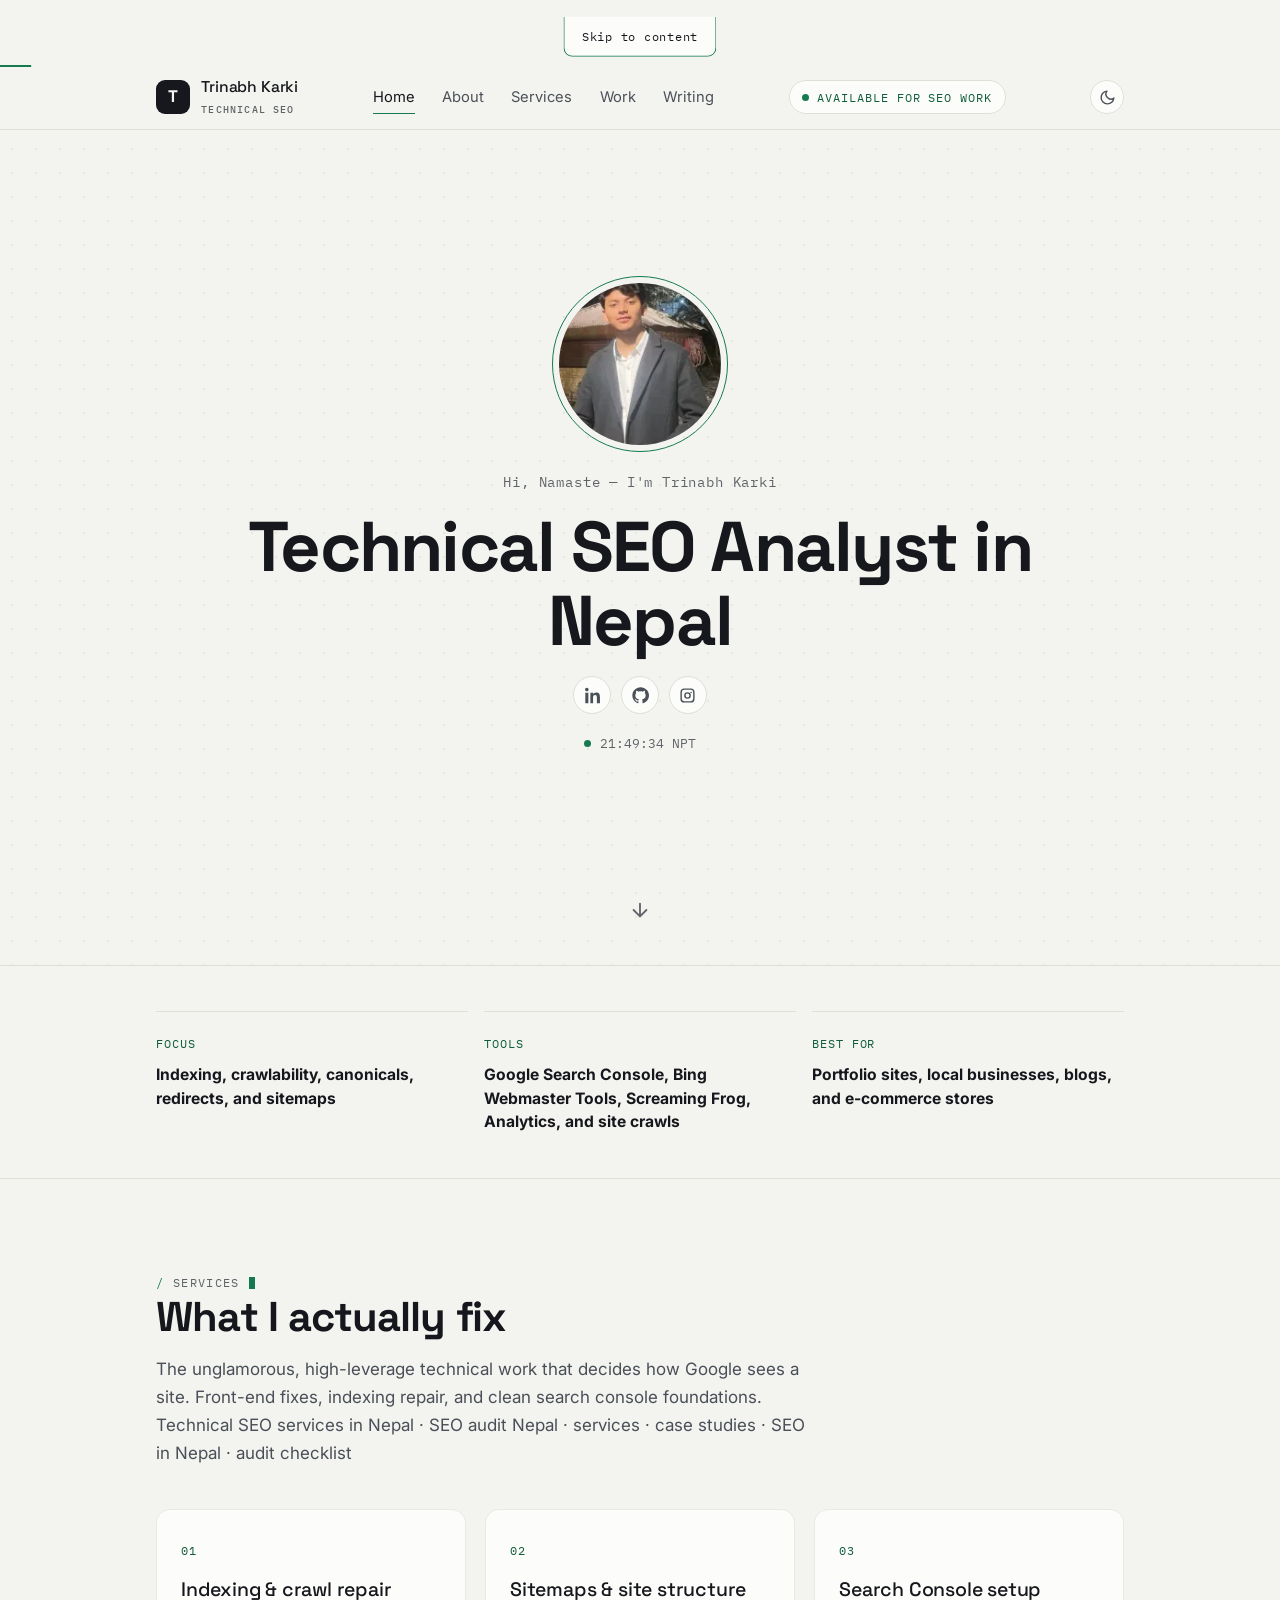
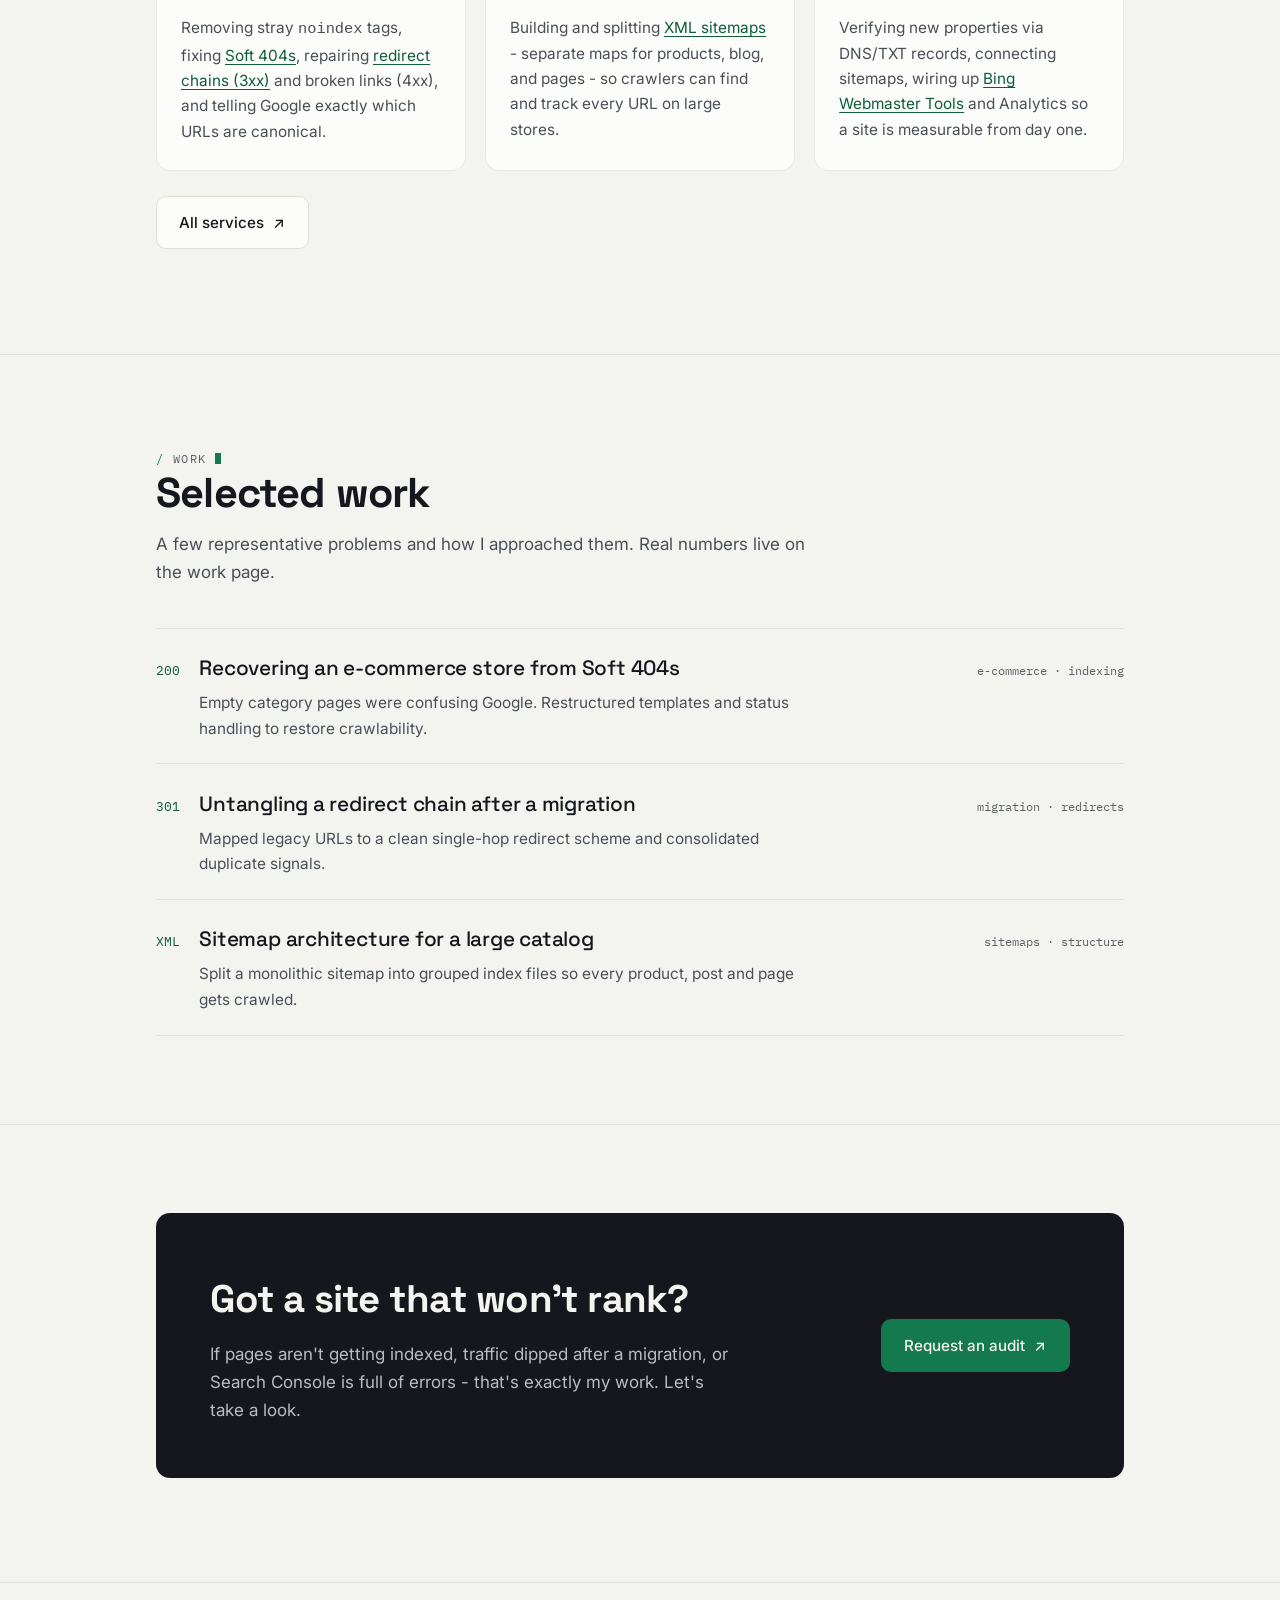
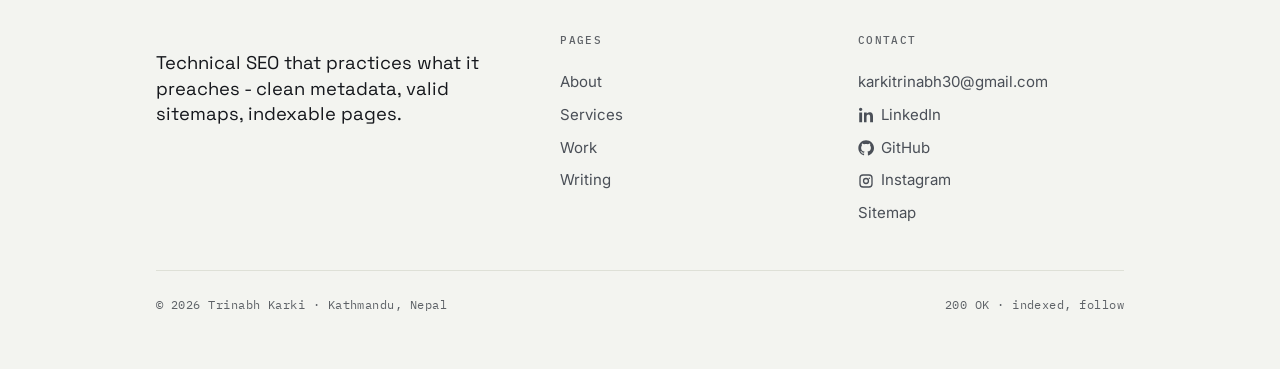
<file: index.html>
<!DOCTYPE html>
<html lang="en">
<head>
<meta charset="UTF-8">
<script>(function(){var r=document.documentElement;r.classList.add('js');try{var t=localStorage.getItem('theme');if(t==='light'||t==='dark'){r.setAttribute('data-theme',t);}}catch(e){}})();</script>
<meta name="viewport" content="width=device-width, initial-scale=1">
<meta name="theme-color" content="#F3F4F0" media="(prefers-color-scheme: light)">
<meta name="theme-color" content="#0C0E12" media="(prefers-color-scheme: dark)">
<title>Technical SEO Analyst in Nepal | Trinabh Karki</title>
<meta name="description" content="Trinabh Karki is a technical SEO analyst in Nepal focused on crawlability, indexing, canonicals, redirects, XML sitemaps, Search Console and technical audits.">
<link rel="canonical" href="https://trinabh.com.np/">
<meta name="robots" content="index, follow">
<meta property="og:type" content="website">
<meta property="og:site_name" content="Trinabh Karki">
<meta property="og:title" content="Technical SEO Analyst in Nepal | Trinabh Karki">
<meta property="og:description" content="Trinabh Karki is a technical SEO analyst in Nepal focused on crawlability, indexing, canonicals, redirects, XML sitemaps, Search Console and technical audits.">
<meta property="og:url" content="https://trinabh.com.np/">
<meta property="og:image" content="https://trinabh.com.np/images/og-banner.png">
<meta property="og:image:width" content="1200">
<meta property="og:image:height" content="630">
<meta property="og:image:alt" content="Trinabh Karki - Technical SEO Analyst">
<meta property="og:locale" content="en_NP">
<meta name="twitter:card" content="summary_large_image">
<meta name="twitter:title" content="Technical SEO Analyst in Nepal | Trinabh Karki">
<meta name="twitter:description" content="Trinabh Karki is a technical SEO analyst in Nepal focused on crawlability, indexing, canonicals, redirects, XML sitemaps, Search Console and technical audits.">
<meta name="twitter:image" content="https://trinabh.com.np/images/og-banner.png">
<meta name="twitter:image:alt" content="Trinabh Karki - Technical SEO Analyst">
<link rel="icon" href="/favicon.ico" sizes="any">
<link rel="icon" type="image/png" href="/favicon.png">
<link rel="preconnect" href="https://fonts.googleapis.com">
<link rel="preconnect" href="https://fonts.gstatic.com" crossorigin>
<link href="https://fonts.googleapis.com/css2?family=IBM+Plex+Mono:wght@400;500&family=Inter:wght@400;500;600&family=Space+Grotesk:wght@500;700&display=swap" rel="stylesheet">
<link rel="stylesheet" href="/css/main.css">
<link rel="alternate" type="application/rss+xml" title="Trinabh Karki - Writing" href="/feed.xml">
<script type="application/ld+json">
{
  "@context": "https://schema.org",
  "@graph": [
    {
      "@type": "Person",
      "@id": "https://trinabh.com.np/#person",
      "name": "Trinabh Karki",
      "jobTitle": "Technical SEO Analyst",
      "url": "https://trinabh.com.np/",
      "image": "https://trinabh.com.np/images/profile1.webp",
      "worksFor": { "@type": "Organization", "name": "SmartSites Nepal" },
      "alumniOf": { "@type": "CollegeOrUniversity", "name": "Tribhuvan University" },
      "address": { "@type": "PostalAddress", "addressLocality": "Kathmandu", "addressCountry": "NP" },
      "knowsAbout": ["Technical SEO", "Indexing", "Google Search Console", "Site migrations", "Sitemaps", "Google Analytics 4", "Google Tag Manager", "Malware remediation"],
      "knowsLanguage": ["en", "ne"],
      "email": "karkitrinabh30@gmail.com",
      "sameAs": [
        "https://www.linkedin.com/in/trinabhkarki/",
        "https://github.com/trinabhk",
        "https://www.instagram.com/trinabhkarki_/"
      ]
    },
    {
      "@type": "WebSite",
      "@id": "https://trinabh.com.np/#website",
      "url": "https://trinabh.com.np/",
      "name": "Trinabh Karki",
      "description": "Technical SEO analyst in Nepal - indexing, crawlability, and Search Console work.",
      "inLanguage": "en",
      "publisher": { "@id": "https://trinabh.com.np/#person" }
    }
  ]
}
</script>
</head>
<body>
<a class="skip-link" href="#main">Skip to content</a>

<header class="site-head">
  <div class="wrap head-inner">
    <a class="brand" href="/">
      <span class="brand-mark">T</span>
      <span class="brand-name">Trinabh Karki<span>Technical SEO</span></span>
    </a>
    <nav class="nav" id="primary-nav" aria-label="Primary">
      <a href="/" aria-current="page">Home</a>
      <a href="/about/">About</a>
      <a href="/services/">Services</a>
      <a href="/projects/">Work</a>
      <a href="/blog/">Writing</a>
    </nav>
    <a class="head-cta" href="mailto:karkitrinabh30@gmail.com?subject=Technical%20SEO%20Help"><span class="dot"></span>available for SEO work</a>
    <button class="theme-toggle" aria-label="Toggle dark mode" aria-pressed="false">
      <svg class="icon-sun" viewBox="0 0 24 24" fill="none" stroke="currentColor" stroke-width="2" stroke-linecap="round" stroke-linejoin="round" aria-hidden="true"><circle cx="12" cy="12" r="4"></circle><path d="M12 2v2M12 20v2M4.93 4.93l1.41 1.41M17.66 17.66l1.41 1.41M2 12h2M20 12h2M6.34 17.66l-1.41 1.41M19.07 4.93l-1.41 1.41"></path></svg>
      <svg class="icon-moon" viewBox="0 0 24 24" fill="none" stroke="currentColor" stroke-width="2" stroke-linecap="round" stroke-linejoin="round" aria-hidden="true"><path d="M21 12.79A9 9 0 1 1 11.21 3 7 7 0 0 0 21 12.79z"></path></svg>
    </button>
    <button class="nav-toggle" aria-label="Menu" aria-controls="primary-nav" aria-expanded="false"><span></span><span></span><span></span></button>
  </div>
</header>

<main id="main">
  <section class="welcome">
    <div class="wrap welcome-inner">
      <div class="welcome-photo-wrap">
        <img
          class="welcome-photo"
          src="/images/profile1-176.webp"
          srcset="/images/profile1-120.webp 120w,
                  /images/profile1-176.webp 176w,
                  /images/profile1-240.webp 240w,
                  /images/profile1-352.webp 352w"
          sizes="(max-width: 600px) 120px, (max-width: 880px) 20vw, 176px"
          alt="Trinabh Karki"
          width="176"
          height="176"
          fetchpriority="high"
        >
      </div>
      <p class="welcome-greeting">Hi, Namaste — I'm Trinabh Karki</p>
      <h1 class="welcome-name">Technical SEO Analyst in Nepal</h1>
      <div class="welcome-social">
        <a href="https://www.linkedin.com/in/trinabhkarki/" target="_blank" rel="noopener noreferrer" aria-label="LinkedIn profile">
          <svg viewBox="-1.5 0 24 24" aria-hidden="true"><path d="M4.98 3.5C4.98 4.88 3.86 6 2.5 6S0 4.88 0 3.5 1.12 1 2.5 1s2.48 1.12 2.48 2.5ZM.35 8.1h4.3V23H.35V8.1Zm7.15 0h4.12v2.03h.06c.57-1.08 1.98-2.22 4.07-2.22C20.1 7.91 21 10.77 21 14.49V23h-4.3v-7.54c0-1.8-.03-4.12-2.51-4.12-2.51 0-2.9 1.96-2.9 3.99V23H7.5V8.1Z"/></svg>
        </a>
        <a href="https://github.com/trinabhk" target="_blank" rel="noopener noreferrer" aria-label="GitHub profile">
          <svg viewBox="0 0 24 24" aria-hidden="true"><path d="M12 .5C5.73.5.5 5.73.5 12c0 5.09 3.29 9.39 7.86 10.91.57.1.79-.25.79-.55 0-.27-.01-1.13-.02-2.05-3.2.7-3.88-1.35-3.88-1.35-.53-1.34-1.29-1.7-1.29-1.7-1.05-.72.08-.71.08-.71 1.17.08 1.78 1.2 1.78 1.2 1.04 1.78 2.73 1.27 3.4.97.1-.75.4-1.27.73-1.56-2.55-.29-5.23-1.28-5.23-5.68 0-1.25.45-2.28 1.18-3.08-.12-.29-.51-1.46.11-3.04 0 0 .96-.31 3.15 1.18.91-.25 1.89-.38 2.86-.38.97 0 1.95.13 2.86.38 2.18-1.49 3.14-1.18 3.14-1.18.63 1.58.23 2.75.11 3.04.74.8 1.18 1.83 1.18 3.08 0 4.41-2.69 5.39-5.25 5.67.41.36.78 1.08.78 2.17 0 1.57-.01 2.83-.01 3.22 0 .3.21.66.79.55C20.71 21.39 24 17.09 24 12c0-6.27-5.23-11.5-12-11.5Z"/></svg>
        </a>
        <a href="https://www.instagram.com/trinabhkarki_/" target="_blank" rel="noopener noreferrer" aria-label="Instagram profile">
          <svg viewBox="0 0 24 24" aria-hidden="true"><path d="M7.5 2h9A5.5 5.5 0 0 1 22 7.5v9A5.5 5.5 0 0 1 16.5 22h-9A5.5 5.5 0 0 1 2 16.5v-9A5.5 5.5 0 0 1 7.5 2Zm0 2A3.5 3.5 0 0 0 4 7.5v9A3.5 3.5 0 0 0 7.5 20h9a3.5 3.5 0 0 0 3.5-3.5v-9A3.5 3.5 0 0 0 16.5 4h-9Zm4.5 3.3A4.7 4.7 0 1 1 12 16.7a4.7 4.7 0 0 1 0-9.4Zm0 2A2.7 2.7 0 1 0 12 14.7a2.7 2.7 0 0 0 0-5.4Zm5.1-2.65a1.1 1.1 0 1 1-1.1 1.1 1.1 1.1 0 0 1 1.1-1.1Z"/></svg>
        </a>
      </div>
      <p class="welcome-time"><span class="dot"></span><span id="local-time">--:--:-- NPT</span></p>
    </div>
    <a class="welcome-scroll" href="#proof" aria-label="Scroll down">
      <svg viewBox="0 0 24 24" fill="none" stroke="currentColor" stroke-width="2" stroke-linecap="round" stroke-linejoin="round" aria-hidden="true"><path d="M12 5v14M5 12l7 7 7-7"/></svg>
    </a>
  </section>

  <section id="proof" class="section proof-strip">
    <div class="wrap proof-grid">
      <div class="reveal">
        <span class="num">focus</span>
        <strong>Indexing, crawlability, canonicals, redirects, and sitemaps</strong>
      </div>
      <div class="reveal">
        <span class="num">tools</span>
        <strong>Google Search Console, Bing Webmaster Tools, Screaming Frog, Analytics, and site crawls</strong>
      </div>
      <div class="reveal">
        <span class="num">best for</span>
        <strong>Portfolio sites, local businesses, blogs, and e-commerce stores</strong>
      </div>
    </div>
  </section>

  <section class="section">
    <div class="wrap">
      <div class="section-head reveal">
        <p class="eyebrow"><span class="token"><span class="slash">/</span> services</span></p>
        <h2>What I actually fix</h2>
        <p>The unglamorous, <a href="/blog/technical-seo-audit-checklist/">high-leverage technical work</a> that decides how Google sees a site. Front-end fixes, indexing repair, and clean search console foundations.</p>
        <p><a href="/technical-seo-nepal/">Technical SEO services in Nepal</a> · <a href="/seo-audit-nepal/">SEO audit Nepal</a> · <a href="/services/">services</a> · <a href="/projects/">case studies</a> · <a href="/blog/seo-in-nepal/">SEO in Nepal</a> · <a href="/blog/technical-seo-audit-checklist/">audit checklist</a></p>
      </div>
      <div class="grid grid-3">
        <article class="card reveal">
          <span class="num">01</span>
          <h3>Indexing & crawl repair</h3>
          <p>Removing stray <code>noindex</code> tags, fixing <a href="/projects/#soft-404">Soft 404s</a>, repairing <a href="/projects/#redirect-chain">redirect chains (3xx)</a> and broken links (4xx), and telling Google exactly which URLs are canonical.</p>
        </article>
        <article class="card reveal">
          <span class="num">02</span>
          <h3>Sitemaps & site structure</h3>
          <p>Building and splitting <a href="/projects/#sitemap-architecture">XML sitemaps</a> - separate maps for products, blog, and pages - so crawlers can find and track every URL on large stores.</p>
        </article>
        <article class="card reveal">
          <span class="num">03</span>
          <h3>Search Console setup</h3>
          <p>Verifying new properties via DNS/TXT records, connecting sitemaps, wiring up <a href="/projects/#search-console-launch">Bing Webmaster Tools</a> and Analytics so a site is measurable from day one.</p>
        </article>
      </div>
      <p style="margin-top:1.6rem"><a class="btn btn-ghost" href="/services/">All services <span class="arrow">↗</span></a></p>
    </div>
  </section>

  <section class="section">
    <div class="wrap">
      <div class="section-head reveal">
        <p class="eyebrow"><span class="token"><span class="slash">/</span> work</span></p>
        <h2>Selected work</h2>
        <p>A few representative problems and how I approached them. Real numbers live on the work page.</p>
      </div>
      <div class="rows reveal">
        <a class="row" href="/projects/#soft-404">
          <span class="row-no">200</span>
          <span><h3>Recovering an e-commerce store from Soft 404s</h3><p>Empty category pages were confusing Google. Restructured templates and status handling to restore crawlability.</p></span>
          <span class="row-meta">e-commerce · indexing</span>
        </a>
        <a class="row" href="/projects/#redirect-chain">
          <span class="row-no">301</span>
          <span><h3>Untangling a redirect chain after a migration</h3><p>Mapped legacy URLs to a clean single-hop redirect scheme and consolidated duplicate signals.</p></span>
          <span class="row-meta">migration · redirects</span>
        </a>
        <a class="row" href="/projects/#sitemap-architecture">
          <span class="row-no">XML</span>
          <span><h3>Sitemap architecture for a large catalog</h3><p>Split a monolithic sitemap into grouped index files so every product, post and page gets crawled.</p></span>
          <span class="row-meta">sitemaps · structure</span>
        </a>
      </div>
    </div>
  </section>

  <section class="section">
    <div class="wrap">
      <div class="band reveal">
        <div>
          <h2>Got a site that won't rank?</h2>
          <p>If pages aren't getting indexed, traffic dipped after a migration, or Search Console is full of errors - that's exactly my work. Let's take a look.</p>
        </div>
        <a class="btn btn-primary" href="mailto:karkitrinabh30@gmail.com?subject=Technical%20SEO%20Audit%20Request">Request an audit <span class="arrow">↗</span></a>
      </div>
    </div>
  </section>
</main>

<footer class="site-foot">
  <div class="wrap">
    <div class="foot-grid">
      <div>
        <p class="foot-lead">Technical SEO that practices what it preaches - clean metadata, valid sitemaps, indexable pages.</p>
      </div>
      <div>
        <h3>Pages</h3>
        <a href="/about/">About</a>
        <a href="/services/">Services</a>
        <a href="/projects/">Work</a>
        <a href="/blog/">Writing</a>
      </div>
      <div>
        <h3>Contact</h3>
        <a href="mailto:karkitrinabh30@gmail.com">karkitrinabh30@gmail.com</a>
        <a class="social-link" href="https://www.linkedin.com/in/trinabhkarki/" target="_blank" rel="noopener noreferrer" aria-label="LinkedIn profile">
          <svg viewBox="-1.5 0 24 24" aria-hidden="true"><path d="M4.98 3.5C4.98 4.88 3.86 6 2.5 6S0 4.88 0 3.5 1.12 1 2.5 1s2.48 1.12 2.48 2.5ZM.35 8.1h4.3V23H.35V8.1Zm7.15 0h4.12v2.03h.06c.57-1.08 1.98-2.22 4.07-2.22C20.1 7.91 21 10.77 21 14.49V23h-4.3v-7.54c0-1.8-.03-4.12-2.51-4.12-2.51 0-2.9 1.96-2.9 3.99V23H7.5V8.1Z"/></svg>
          <span>LinkedIn</span>
        </a>
        <a class="social-link" href="https://github.com/trinabhk" target="_blank" rel="noopener noreferrer" aria-label="GitHub profile"><svg viewBox="0 0 24 24" aria-hidden="true"><path d="M12 .5C5.73.5.5 5.73.5 12c0 5.09 3.29 9.39 7.86 10.91.57.1.79-.25.79-.55 0-.27-.01-1.13-.02-2.05-3.2.7-3.88-1.35-3.88-1.35-.53-1.34-1.29-1.7-1.29-1.7-1.05-.72.08-.71.08-.71 1.17.08 1.78 1.2 1.78 1.2 1.04 1.78 2.73 1.27 3.4.97.1-.75.4-1.27.73-1.56-2.55-.29-5.23-1.28-5.23-5.68 0-1.25.45-2.28 1.18-3.08-.12-.29-.51-1.46.11-3.04 0 0 .96-.31 3.15 1.18.91-.25 1.89-.38 2.86-.38.97 0 1.95.13 2.86.38 2.18-1.49 3.14-1.18 3.14-1.18.63 1.58.23 2.75.11 3.04.74.8 1.18 1.83 1.18 3.08 0 4.41-2.69 5.39-5.25 5.67.41.36.78 1.08.78 2.17 0 1.57-.01 2.83-.01 3.22 0 .3.21.66.79.55C20.71 21.39 24 17.09 24 12c0-6.27-5.23-11.5-12-11.5Z"/></svg><span>GitHub</span></a><a class="social-link" href="https://www.instagram.com/trinabhkarki_/" target="_blank" rel="noopener noreferrer" aria-label="Instagram profile">
          <svg viewBox="0 0 24 24" aria-hidden="true"><path d="M7.5 2h9A5.5 5.5 0 0 1 22 7.5v9A5.5 5.5 0 0 1 16.5 22h-9A5.5 5.5 0 0 1 2 16.5v-9A5.5 5.5 0 0 1 7.5 2Zm0 2A3.5 3.5 0 0 0 4 7.5v9A3.5 3.5 0 0 0 7.5 20h9a3.5 3.5 0 0 0 3.5-3.5v-9A3.5 3.5 0 0 0 16.5 4h-9Zm4.5 3.3A4.7 4.7 0 1 1 12 16.7a4.7 4.7 0 0 1 0-9.4Zm0 2A2.7 2.7 0 1 0 12 14.7a2.7 2.7 0 0 0 0-5.4Zm5.1-2.65a1.1 1.1 0 1 1-1.1 1.1 1.1 1.1 0 0 1 1.1-1.1Z"/></svg>
          <span>Instagram</span>
        </a>
        <a href="/sitemap.xml">Sitemap</a>
      </div>
    </div>
    <div class="foot-base">
      <span>© 2026 Trinabh Karki · Kathmandu, Nepal</span>
      <span>200 OK · indexed, follow</span>
    </div>
  </div>
</footer>

<script src="/js/site.js"></script>
</body>
</html>
</file>
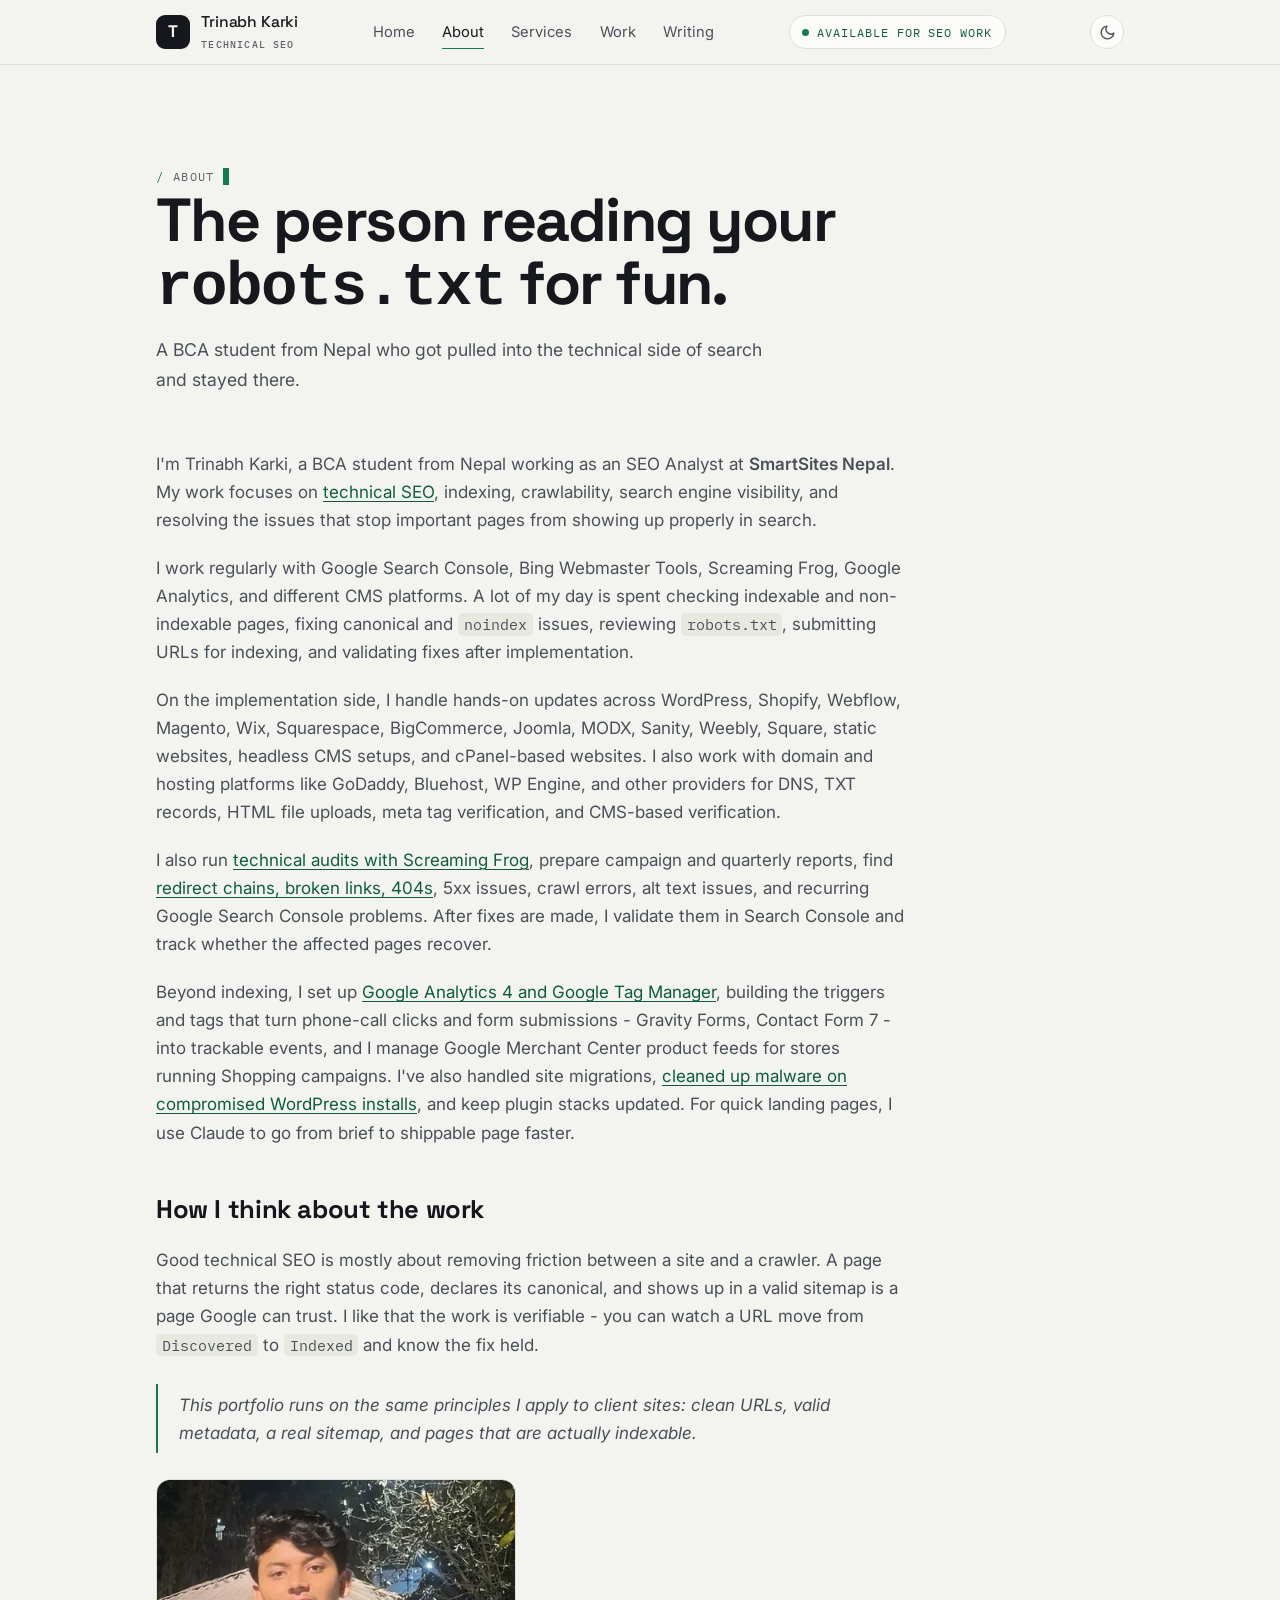
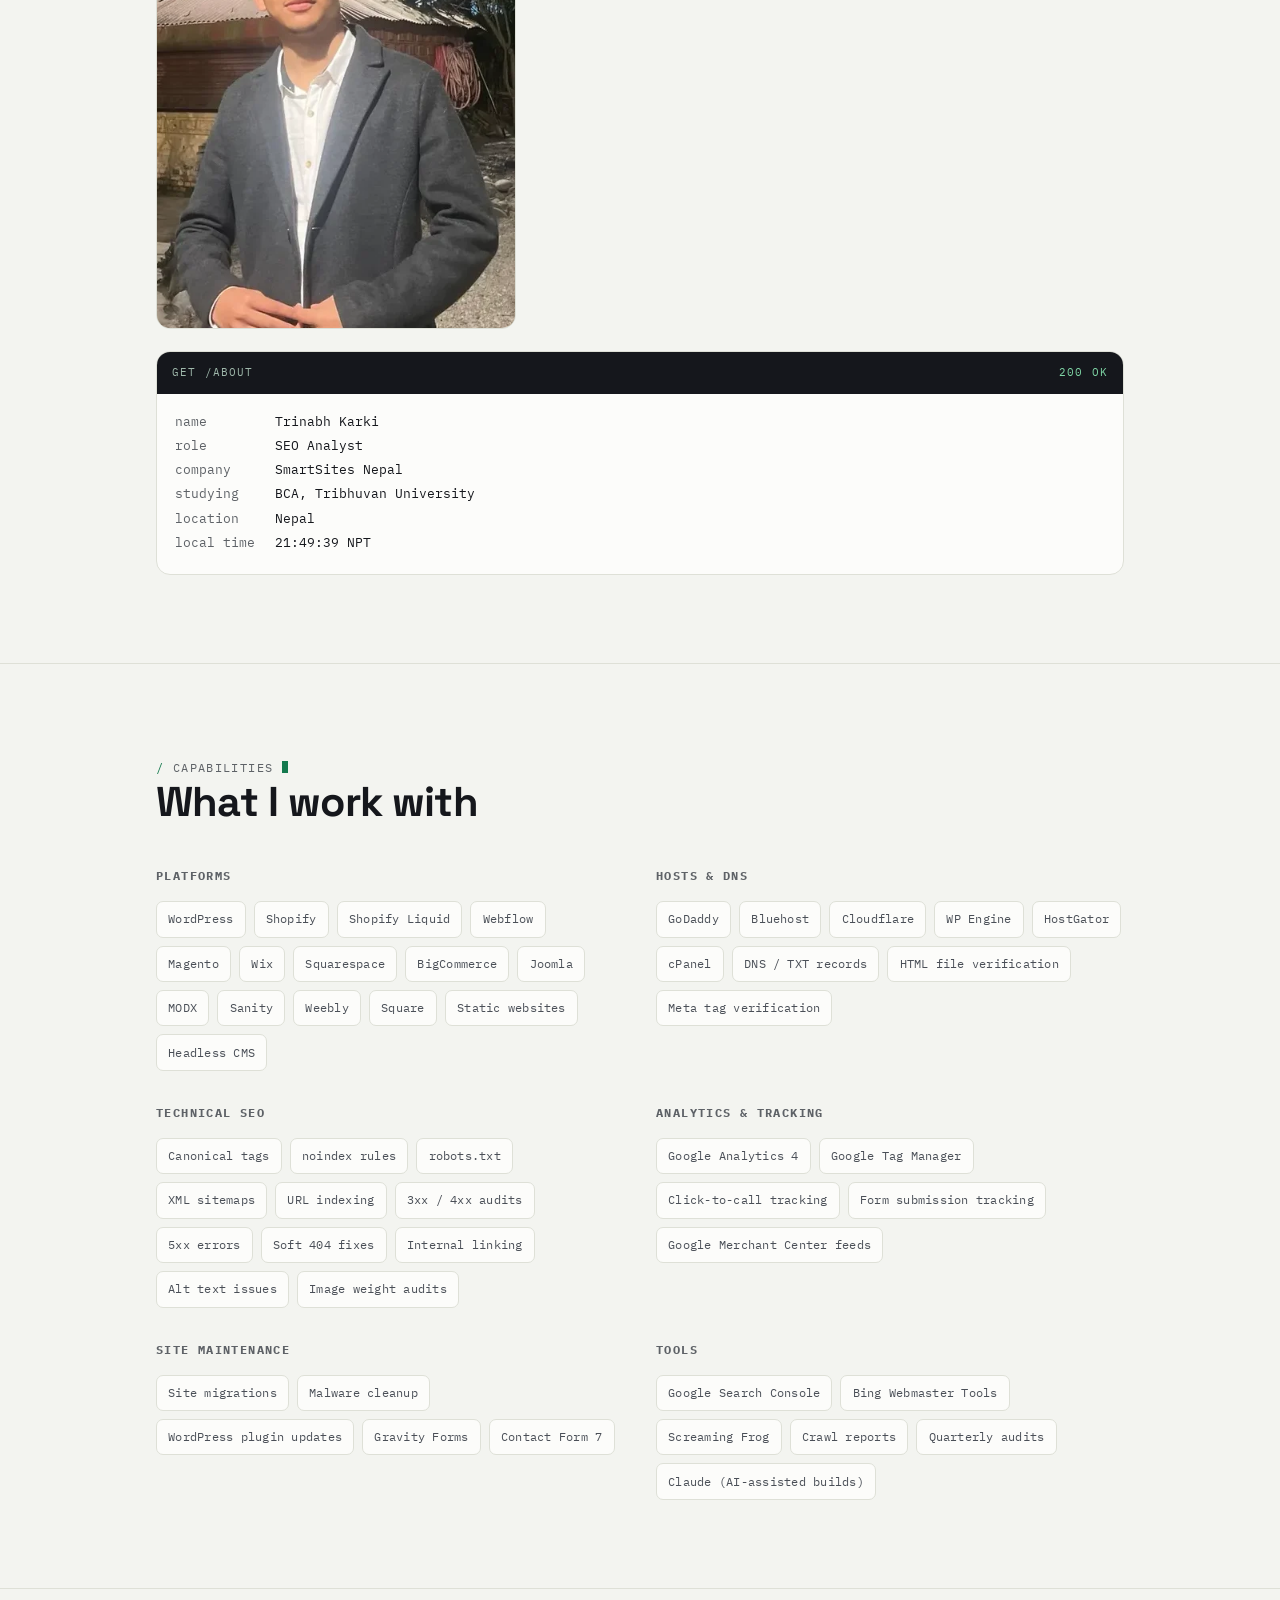
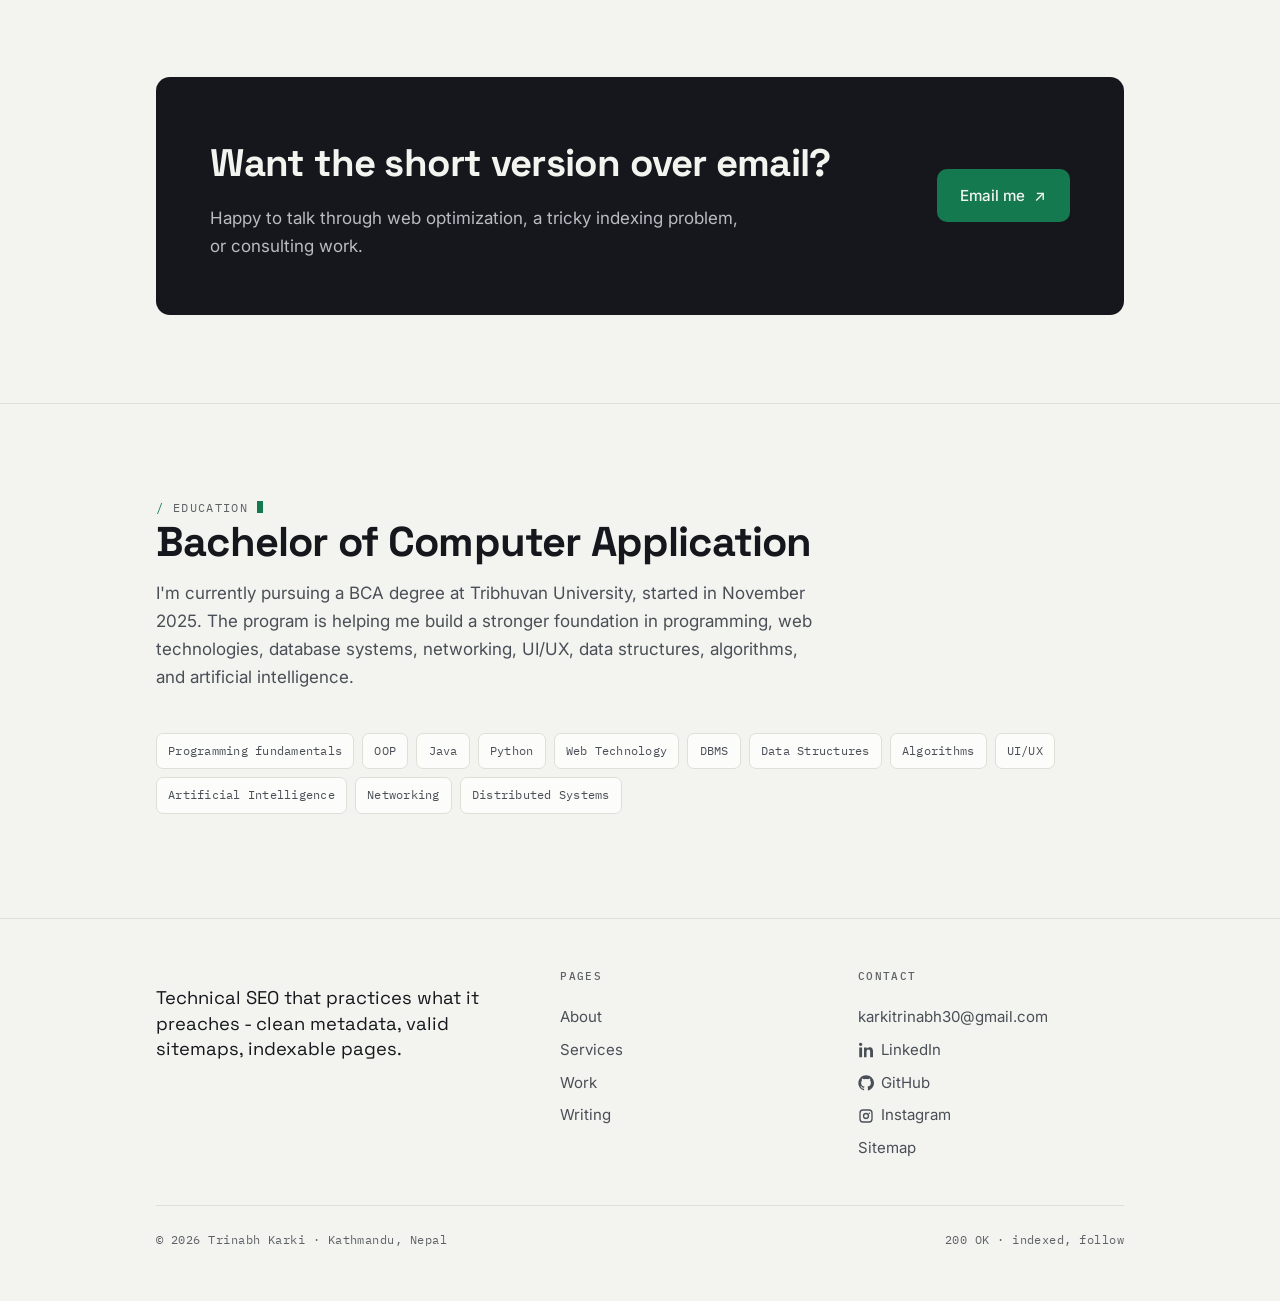
<file: about/index.html>
<!DOCTYPE html>
<html lang="en">
<head>
<meta charset="UTF-8">
<script>(function(){var r=document.documentElement;r.classList.add('js');try{var t=localStorage.getItem('theme');if(t==='light'||t==='dark'){r.setAttribute('data-theme',t);}}catch(e){}})();</script>
<meta name="viewport" content="width=device-width, initial-scale=1">
<meta name="theme-color" content="#F3F4F0" media="(prefers-color-scheme: light)">
<meta name="theme-color" content="#0C0E12" media="(prefers-color-scheme: dark)">
<title>About Trinabh Karki | Technical SEO Analyst in Nepal</title>
<meta name="description" content="About Trinabh Karki, a technical SEO analyst in Nepal working with indexing, crawlability, Search Console, sitemaps, redirects, analytics and CMS implementation.">
<link rel="canonical" href="https://trinabh.com.np/about/">
<meta name="robots" content="index, follow">
<meta property="og:type" content="profile">
<meta property="og:site_name" content="Trinabh Karki">
<meta property="og:title" content="About Trinabh Karki | Technical SEO Analyst in Nepal">
<meta property="og:description" content="About Trinabh Karki, a technical SEO analyst in Nepal working with indexing, crawlability, Search Console, sitemaps, redirects, analytics and CMS implementation.">
<meta property="og:url" content="https://trinabh.com.np/about/">
<meta property="og:locale" content="en_NP">
<meta name="twitter:card" content="summary_large_image">
<meta name="twitter:title" content="About Trinabh Karki | Technical SEO Analyst in Nepal">
<meta name="twitter:description" content="About Trinabh Karki, a technical SEO analyst in Nepal working with indexing, crawlability, Search Console, sitemaps, redirects, analytics and CMS implementation.">
<meta name="twitter:image" content="https://trinabh.com.np/images/og-banner.png">
<meta name="twitter:image:alt" content="Trinabh Karki - Technical SEO Analyst">
<script type="application/ld+json">
{
  "@context": "https://schema.org",
  "@graph": [
    {
      "@type": "ProfilePage",
      "@id": "https://trinabh.com.np/about/#profilepage",
      "url": "https://trinabh.com.np/about/",
      "name": "About Trinabh Karki | Technical SEO Analyst in Nepal",
      "mainEntity": { "@id": "https://trinabh.com.np/#person" }
    },
    {
      "@type": "Person",
      "@id": "https://trinabh.com.np/#person",
      "name": "Trinabh Karki",
      "url": "https://trinabh.com.np/",
      "image": "https://trinabh.com.np/images/profile1.webp",
      "jobTitle": "Technical SEO Analyst",
      "email": "karkitrinabh30@gmail.com",
      "worksFor": {
        "@type": "Organization",
        "name": "SmartSites Nepal"
      },
      "address": {
        "@type": "PostalAddress",
        "addressLocality": "Kathmandu",
        "addressCountry": "NP"
      },
      "knowsAbout": [
        "Technical SEO",
        "Indexing",
        "Crawlability",
        "Canonical tags",
        "Redirects",
        "XML sitemaps",
        "Google Search Console",
        "Google Analytics 4",
        "Google Tag Manager",
        "Site migrations",
        "Malware remediation"
      ],
      "alumniOf": {
        "@type": "CollegeOrUniversity",
        "name": "Tribhuvan University"
      },
      "knowsLanguage": ["en", "ne"],
      "sameAs": [
        "https://www.linkedin.com/in/trinabhkarki/",
        "https://github.com/trinabhk",
        "https://www.instagram.com/trinabhkarki_/"
      ]
    }
  ]
}
</script>
<meta property="og:image" content="https://trinabh.com.np/images/og-banner.png">
<meta property="og:image:width" content="1200">
<meta property="og:image:height" content="630">
<meta property="og:image:alt" content="Trinabh Karki - Technical SEO Analyst">
<meta property="og:locale" content="en_US">
<link rel="icon" href="/favicon.ico" sizes="any">
<link rel="icon" type="image/png" href="/favicon.png">
<link rel="preconnect" href="https://fonts.googleapis.com">
<link rel="preconnect" href="https://fonts.gstatic.com" crossorigin>
<link href="https://fonts.googleapis.com/css2?family=IBM+Plex+Mono:wght@400;500&family=Inter:wght@400;500;600&family=Space+Grotesk:wght@500;700&display=swap" rel="stylesheet">
<link rel="stylesheet" href="/css/main.css">
<link rel="alternate" type="application/rss+xml" title="Trinabh Karki - Writing" href="/feed.xml">
<script type="application/ld+json">
{
  "@context": "https://schema.org",
  "@type": "BreadcrumbList",
  "itemListElement": [
    { "@type": "ListItem", "position": 1, "name": "Home", "item": "https://trinabh.com.np/" },
    { "@type": "ListItem", "position": 2, "name": "About", "item": "https://trinabh.com.np/about/" }
  ]
}
</script>
</head>
<body>
<a class="skip-link" href="#main">Skip to content</a>

<header class="site-head">
  <div class="wrap head-inner">
    <a class="brand" href="/"><span class="brand-mark">T</span><span class="brand-name">Trinabh Karki<span>Technical SEO</span></span></a>
    <nav class="nav" id="primary-nav" aria-label="Primary">
      <a href="/">Home</a>
      <a href="/about/" aria-current="page">About</a>
      <a href="/services/">Services</a>
      <a href="/projects/">Work</a>
      <a href="/blog/">Writing</a>
    </nav>
    <a class="head-cta" href="mailto:karkitrinabh30@gmail.com?subject=Technical%20SEO%20Help"><span class="dot"></span>available for SEO work</a>
    <button class="theme-toggle" aria-label="Toggle dark mode" aria-pressed="false">
      <svg class="icon-sun" viewBox="0 0 24 24" fill="none" stroke="currentColor" stroke-width="2" stroke-linecap="round" stroke-linejoin="round" aria-hidden="true"><circle cx="12" cy="12" r="4"></circle><path d="M12 2v2M12 20v2M4.93 4.93l1.41 1.41M17.66 17.66l1.41 1.41M2 12h2M20 12h2M6.34 17.66l-1.41 1.41M19.07 4.93l-1.41 1.41"></path></svg>
      <svg class="icon-moon" viewBox="0 0 24 24" fill="none" stroke="currentColor" stroke-width="2" stroke-linecap="round" stroke-linejoin="round" aria-hidden="true"><path d="M21 12.79A9 9 0 1 1 11.21 3 7 7 0 0 0 21 12.79z"></path></svg>
    </button>
    <button class="nav-toggle" aria-label="Menu" aria-controls="primary-nav" aria-expanded="false"><span></span><span></span><span></span></button>
  </div>
</header>

<main id="main">
  <section class="page-head">
    <div class="wrap">
      <p class="eyebrow"><span class="token"><span class="slash">/</span> about</span></p>
      <h1>The person reading your <code>robots.txt</code> for fun.</h1>
      <p>A BCA student from Nepal who got pulled into the technical side of search and stayed there.</p>
    </div>
  </section>

  <section class="section" style="border-top:none; padding-top:1rem">
    <div class="wrap hero-grid" style="align-items:start">
      <div class="prose reveal">
        <p>I'm Trinabh Karki, a BCA student from Nepal working as an SEO Analyst at <strong>SmartSites Nepal</strong>. My work focuses on <a href="/services/">technical SEO</a>, indexing, crawlability, search engine visibility, and resolving the issues that stop important pages from showing up properly in search.</p>
        <p>I work regularly with Google Search Console, Bing Webmaster Tools, Screaming Frog, Google Analytics, and different CMS platforms. A lot of my day is spent checking indexable and non-indexable pages, fixing canonical and <code>noindex</code> issues, reviewing <code>robots.txt</code>, submitting URLs for indexing, and validating fixes after implementation.</p>
        <p>On the implementation side, I handle hands-on updates across WordPress, Shopify, Webflow, Magento, Wix, Squarespace, BigCommerce, Joomla, MODX, Sanity, Weebly, Square, static websites, headless CMS setups, and cPanel-based websites. I also work with domain and hosting platforms like GoDaddy, Bluehost, WP Engine, and other providers for DNS, TXT records, HTML file uploads, meta tag verification, and CMS-based verification.</p>
        <p>I also run <a href="/blog/technical-seo-audit-checklist/">technical audits with Screaming Frog</a>, prepare campaign and quarterly reports, find <a href="/projects/#redirect-chain">redirect chains, broken links, 404s</a>, 5xx issues, crawl errors, alt text issues, and recurring Google Search Console problems. After fixes are made, I validate them in Search Console and track whether the affected pages recover.</p>
        <p>Beyond indexing, I set up <a href="/projects/#ga4-lead-tracking">Google Analytics 4 and Google Tag Manager</a>, building the triggers and tags that turn phone-call clicks and form submissions - Gravity Forms, Contact Form 7 - into trackable events, and I manage Google Merchant Center product feeds for stores running Shopping campaigns. I've also handled site migrations, <a href="/projects/#wordpress-malware">cleaned up malware on compromised WordPress installs</a>, and keep plugin stacks updated. For quick landing pages, I use Claude to go from brief to shippable page faster.</p>
        <h2>How I think about the work</h2>
        <p>Good technical SEO is mostly about removing friction between a site and a crawler. A page that returns the right status code, declares its canonical, and shows up in a valid sitemap is a page Google can trust. I like that the work is verifiable - you can watch a URL move from <code>Discovered</code> to <code>Indexed</code> and know the fix held.</p>
        <blockquote>This portfolio runs on the same principles I apply to client sites: clean URLs, valid metadata, a real sitemap, and pages that are actually indexable.</blockquote>
      </div>

      <aside class="reveal">
        <img src="/images/profile1.webp" alt="Trinabh Karki" width="360" height="450" loading="lazy" style="border-radius:var(--radius); border:1px solid var(--line); margin-bottom:1.4rem">
        <div class="meta-panel">
          <div class="meta-bar"><span class="req">GET /about</span><span class="ok">200 OK</span></div>
          <div class="meta-body">
            <div class="meta-row"><span class="k">name</span><span class="v">Trinabh Karki</span></div>
            <div class="meta-row"><span class="k">role</span><span class="v">SEO Analyst</span></div>
            <div class="meta-row"><span class="k">company</span><span class="v">SmartSites Nepal</span></div>
            <div class="meta-row"><span class="k">studying</span><span class="v">BCA, Tribhuvan University</span></div>
            <div class="meta-row"><span class="k">location</span><span class="v">Nepal</span></div>
            <div class="meta-row"><span class="k">local time</span><span class="v" id="local-time">--:--:-- NPT</span></div>
          </div>
        </div>
      </aside>
    </div>
  </section>

  <section class="section">
    <div class="wrap">
      <div class="section-head reveal">
        <p class="eyebrow"><span class="token"><span class="slash">/</span> capabilities</span></p>
        <h2>What I work with</h2>
      </div>
      <div class="grid grid-2 reveal" style="gap:2rem">
        <div>
          <h3 style="font-family:var(--mono); font-size:.72rem; letter-spacing:.12em; text-transform:uppercase; color:var(--ink-faint); margin:0 0 1rem">Platforms</h3>
          <div class="chips">
            <span class="chip">WordPress</span><span class="chip">Shopify</span><span class="chip">Shopify Liquid</span>
            <span class="chip">Webflow</span><span class="chip">Magento</span><span class="chip">Wix</span>
            <span class="chip">Squarespace</span><span class="chip">BigCommerce</span><span class="chip">Joomla</span>
            <span class="chip">MODX</span><span class="chip">Sanity</span><span class="chip">Weebly</span>
            <span class="chip">Square</span><span class="chip">Static websites</span><span class="chip">Headless CMS</span>
          </div>
        </div>
        <div>
          <h3 style="font-family:var(--mono); font-size:.72rem; letter-spacing:.12em; text-transform:uppercase; color:var(--ink-faint); margin:0 0 1rem">Hosts & DNS</h3>
          <div class="chips">
            <span class="chip">GoDaddy</span><span class="chip">Bluehost</span><span class="chip">Cloudflare</span>
            <span class="chip">WP Engine</span><span class="chip">HostGator</span><span class="chip">cPanel</span>
            <span class="chip">DNS / TXT records</span><span class="chip">HTML file verification</span><span class="chip">Meta tag verification</span>
          </div>
        </div>
        <div>
          <h3 style="font-family:var(--mono); font-size:.72rem; letter-spacing:.12em; text-transform:uppercase; color:var(--ink-faint); margin:0 0 1rem">Technical SEO</h3>
          <div class="chips">
            <span class="chip">Canonical tags</span><span class="chip">noindex rules</span><span class="chip">robots.txt</span>
            <span class="chip">XML sitemaps</span><span class="chip">URL indexing</span><span class="chip">3xx / 4xx audits</span>
            <span class="chip">5xx errors</span><span class="chip">Soft 404 fixes</span><span class="chip">Internal linking</span>
            <span class="chip">Alt text issues</span><span class="chip">Image weight audits</span>
          </div>
        </div>
        <div>
          <h3 style="font-family:var(--mono); font-size:.72rem; letter-spacing:.12em; text-transform:uppercase; color:var(--ink-faint); margin:0 0 1rem">Analytics & Tracking</h3>
          <div class="chips">
            <span class="chip">Google Analytics 4</span><span class="chip">Google Tag Manager</span>
            <span class="chip">Click-to-call tracking</span><span class="chip">Form submission tracking</span>
            <span class="chip">Google Merchant Center feeds</span>
          </div>
        </div>
        <div>
          <h3 style="font-family:var(--mono); font-size:.72rem; letter-spacing:.12em; text-transform:uppercase; color:var(--ink-faint); margin:0 0 1rem">Site Maintenance</h3>
          <div class="chips">
            <span class="chip">Site migrations</span><span class="chip">Malware cleanup</span>
            <span class="chip">WordPress plugin updates</span><span class="chip">Gravity Forms</span>
            <span class="chip">Contact Form 7</span>
          </div>
        </div>
        <div>
          <h3 style="font-family:var(--mono); font-size:.72rem; letter-spacing:.12em; text-transform:uppercase; color:var(--ink-faint); margin:0 0 1rem">Tools</h3>
          <div class="chips">
            <span class="chip">Google Search Console</span><span class="chip">Bing Webmaster Tools</span>
            <span class="chip">Screaming Frog</span><span class="chip">Crawl reports</span>
            <span class="chip">Quarterly audits</span><span class="chip">Claude (AI-assisted builds)</span>
          </div>
        </div>
      </div>
    </div>
  </section>

  <section class="section">
    <div class="wrap">
      <div class="band reveal">
        <div>
          <h2>Want the short version over email?</h2>
          <p>Happy to talk through web optimization, a tricky indexing problem, or consulting work.</p>
        </div>
        <a class="btn btn-primary" href="mailto:karkitrinabh30@gmail.com?subject=Technical%20SEO%20Help">Email me <span class="arrow">↗</span></a>
      </div>
    </div>
  </section>

  <section class="section">
    <div class="wrap">
      <div class="section-head reveal">
        <p class="eyebrow"><span class="token"><span class="slash">/</span> education</span></p>
        <h2>Bachelor of Computer Application</h2>
        <p>I'm currently pursuing a BCA degree at Tribhuvan University, started in November 2025. The program is helping me build a stronger foundation in programming, web technologies, database systems, networking, UI/UX, data structures, algorithms, and artificial intelligence.</p>
      </div>
      <div class="chips reveal">
        <span class="chip">Programming fundamentals</span><span class="chip">OOP</span><span class="chip">Java</span>
        <span class="chip">Python</span><span class="chip">Web Technology</span><span class="chip">DBMS</span>
        <span class="chip">Data Structures</span><span class="chip">Algorithms</span><span class="chip">UI/UX</span>
        <span class="chip">Artificial Intelligence</span><span class="chip">Networking</span><span class="chip">Distributed Systems</span>
      </div>
    </div>
  </section>
</main>

<footer class="site-foot">
  <div class="wrap">
    <div class="foot-grid">
      <div><p class="foot-lead">Technical SEO that practices what it preaches - clean metadata, valid sitemaps, indexable pages.</p></div>
      <div><h3>Pages</h3><a href="/about/">About</a><a href="/services/">Services</a><a href="/projects/">Work</a><a href="/blog/">Writing</a></div>
      <div><h3>Contact</h3><a href="mailto:karkitrinabh30@gmail.com">karkitrinabh30@gmail.com</a><a class="social-link" href="https://www.linkedin.com/in/trinabhkarki/" target="_blank" rel="noopener noreferrer" aria-label="LinkedIn profile"><svg viewBox="-1.5 0 24 24" aria-hidden="true"><path d="M4.98 3.5C4.98 4.88 3.86 6 2.5 6S0 4.88 0 3.5 1.12 1 2.5 1s2.48 1.12 2.48 2.5ZM.35 8.1h4.3V23H.35V8.1Zm7.15 0h4.12v2.03h.06c.57-1.08 1.98-2.22 4.07-2.22C20.1 7.91 21 10.77 21 14.49V23h-4.3v-7.54c0-1.8-.03-4.12-2.51-4.12-2.51 0-2.9 1.96-2.9 3.99V23H7.5V8.1Z"/></svg><span>LinkedIn</span></a><a class="social-link" href="https://github.com/trinabhk" target="_blank" rel="noopener noreferrer" aria-label="GitHub profile"><svg viewBox="0 0 24 24" aria-hidden="true"><path d="M12 .5C5.73.5.5 5.73.5 12c0 5.09 3.29 9.39 7.86 10.91.57.1.79-.25.79-.55 0-.27-.01-1.13-.02-2.05-3.2.7-3.88-1.35-3.88-1.35-.53-1.34-1.29-1.7-1.29-1.7-1.05-.72.08-.71.08-.71 1.17.08 1.78 1.2 1.78 1.2 1.04 1.78 2.73 1.27 3.4.97.1-.75.4-1.27.73-1.56-2.55-.29-5.23-1.28-5.23-5.68 0-1.25.45-2.28 1.18-3.08-.12-.29-.51-1.46.11-3.04 0 0 .96-.31 3.15 1.18.91-.25 1.89-.38 2.86-.38.97 0 1.95.13 2.86.38 2.18-1.49 3.14-1.18 3.14-1.18.63 1.58.23 2.75.11 3.04.74.8 1.18 1.83 1.18 3.08 0 4.41-2.69 5.39-5.25 5.67.41.36.78 1.08.78 2.17 0 1.57-.01 2.83-.01 3.22 0 .3.21.66.79.55C20.71 21.39 24 17.09 24 12c0-6.27-5.23-11.5-12-11.5Z"/></svg><span>GitHub</span></a><a class="social-link" href="https://www.instagram.com/trinabhkarki_/" target="_blank" rel="noopener noreferrer" aria-label="Instagram profile"><svg viewBox="0 0 24 24" aria-hidden="true"><path d="M7.5 2h9A5.5 5.5 0 0 1 22 7.5v9A5.5 5.5 0 0 1 16.5 22h-9A5.5 5.5 0 0 1 2 16.5v-9A5.5 5.5 0 0 1 7.5 2Zm0 2A3.5 3.5 0 0 0 4 7.5v9A3.5 3.5 0 0 0 7.5 20h9a3.5 3.5 0 0 0 3.5-3.5v-9A3.5 3.5 0 0 0 16.5 4h-9Zm4.5 3.3A4.7 4.7 0 1 1 12 16.7a4.7 4.7 0 0 1 0-9.4Zm0 2A2.7 2.7 0 1 0 12 14.7a2.7 2.7 0 0 0 0-5.4Zm5.1-2.65a1.1 1.1 0 1 1-1.1 1.1 1.1 1.1 0 0 1 1.1-1.1Z"/></svg><span>Instagram</span></a><a href="/sitemap.xml">Sitemap</a></div>
    </div>
    <div class="foot-base"><span>© 2026 Trinabh Karki · Kathmandu, Nepal</span><span>200 OK · indexed, follow</span></div>
  </div>
</footer>

<script src="/js/site.js"></script>
</body>
</html>
</file>
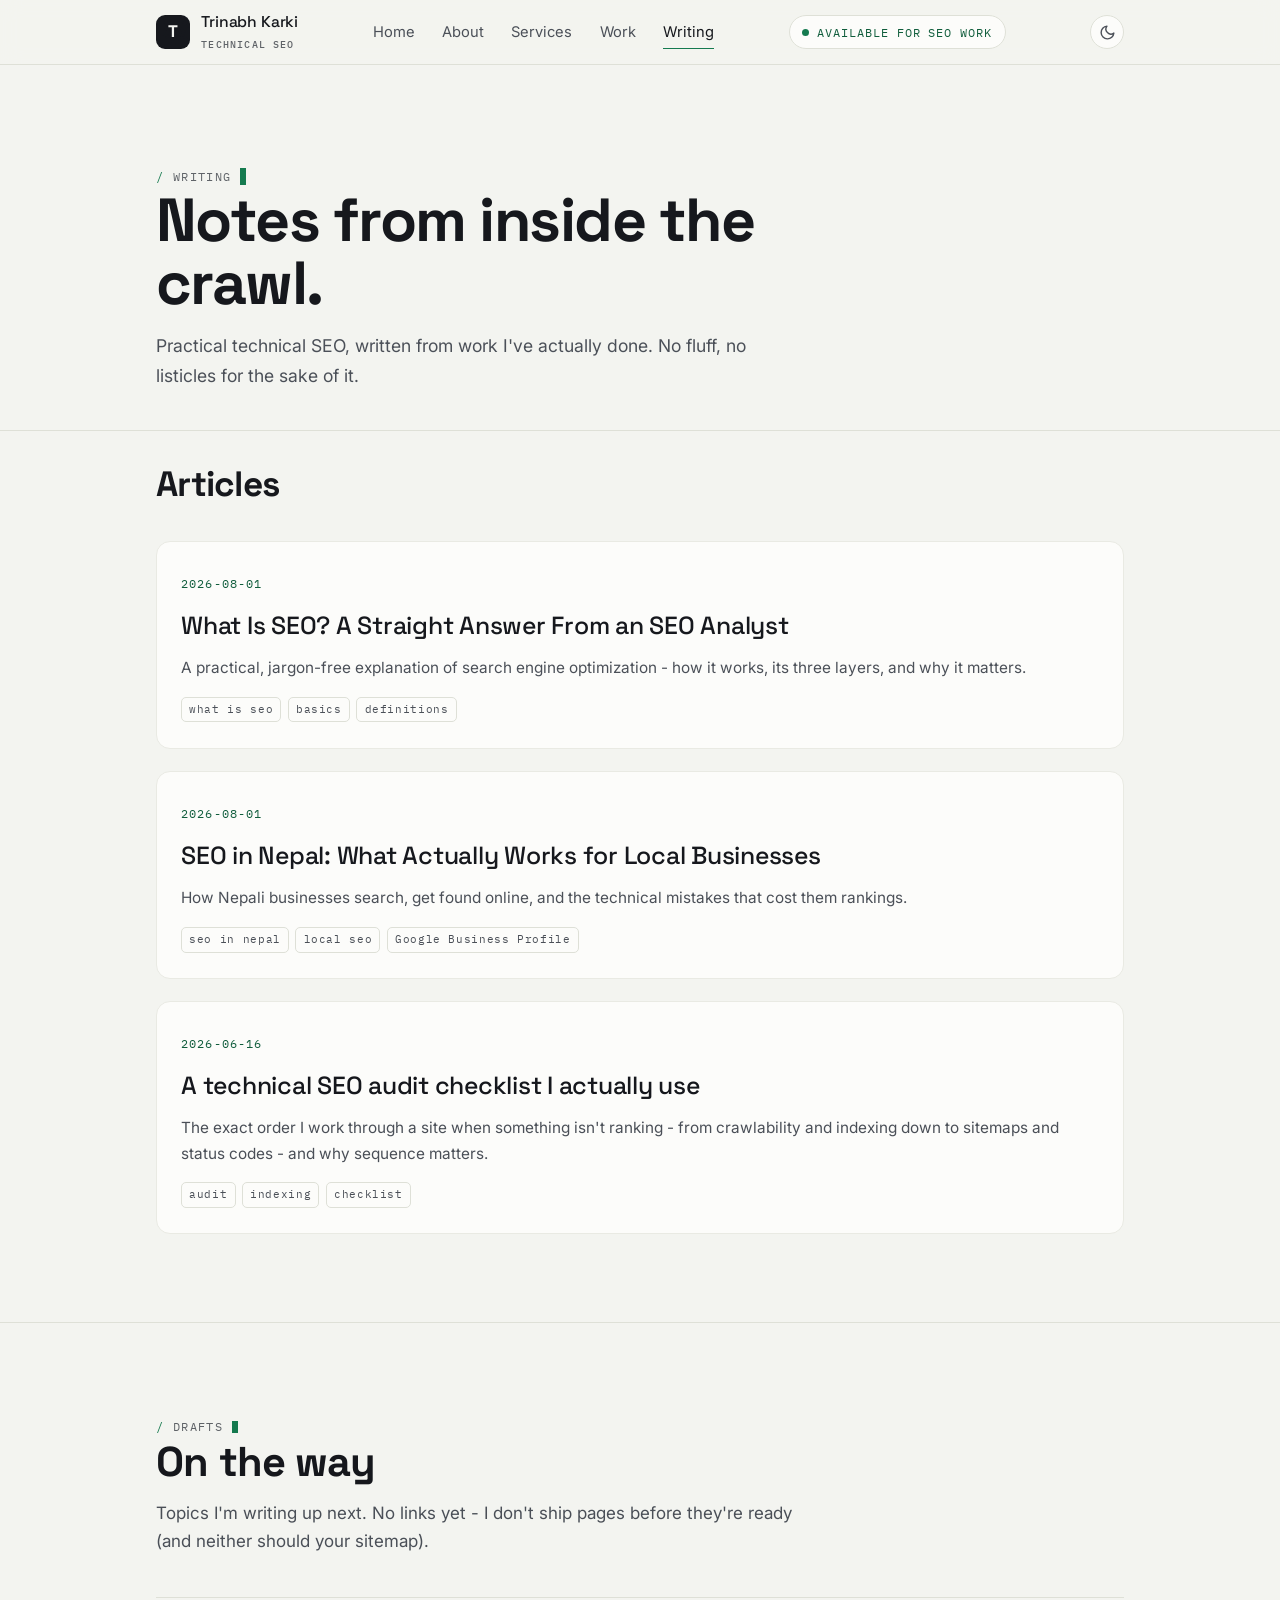
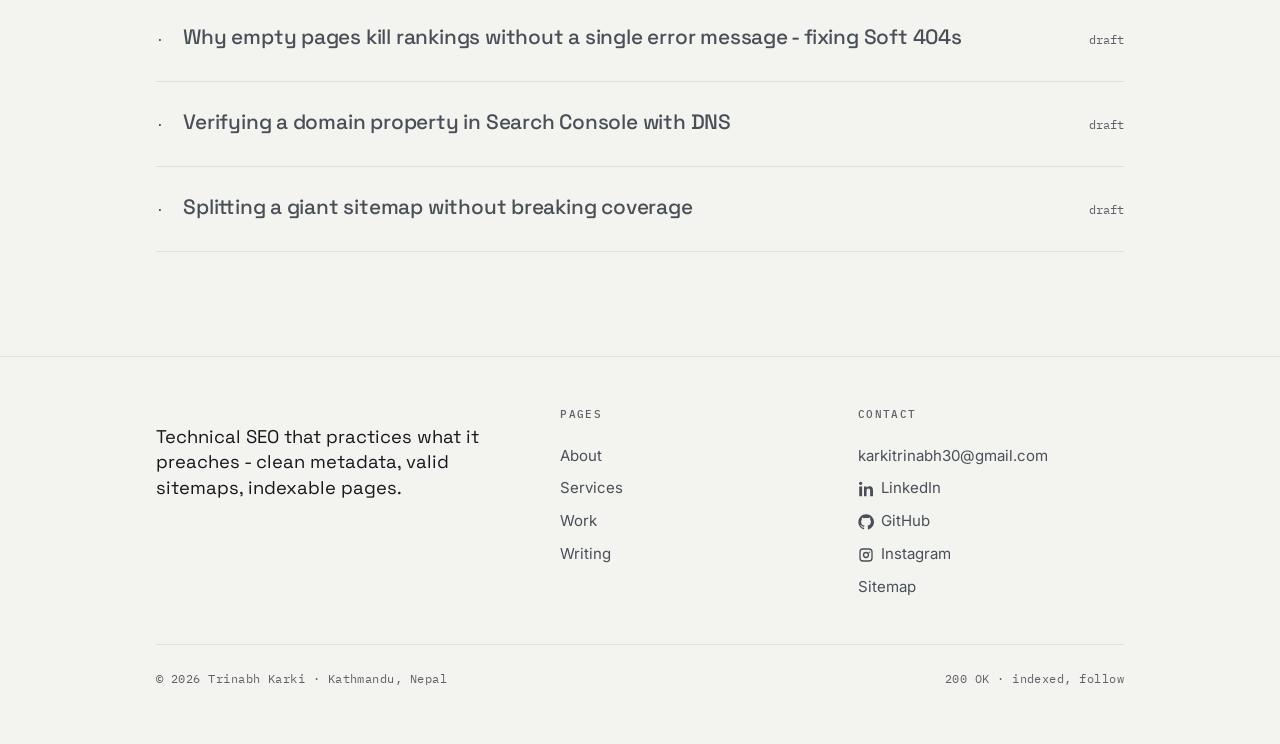
<file: blog/index.html>
<!DOCTYPE html>
<html lang="en">
<head>
<meta charset="UTF-8">
<script>(function(){var r=document.documentElement;r.classList.add('js');try{var t=localStorage.getItem('theme');if(t==='light'||t==='dark'){r.setAttribute('data-theme',t);}}catch(e){}})();</script>
<meta name="viewport" content="width=device-width, initial-scale=1">
<meta name="theme-color" content="#F3F4F0" media="(prefers-color-scheme: light)">
<meta name="theme-color" content="#0C0E12" media="(prefers-color-scheme: dark)">
<title>Technical SEO Blog & SEO in Nepal | Trinabh Karki</title>
<meta name="description" content="Practical technical SEO notes from Trinabh Karki on indexing, crawlability, sitemaps, redirects, Search Console and SEO for websites in Nepal.">
<link rel="canonical" href="https://trinabh.com.np/blog/">
<meta name="robots" content="index, follow">
<meta property="og:type" content="website">
<meta property="og:site_name" content="Trinabh Karki">
<meta property="og:title" content="Technical SEO Blog & SEO in Nepal | Trinabh Karki">
<meta property="og:description" content="Practical technical SEO notes from Trinabh Karki on indexing, crawlability, sitemaps, redirects, Search Console and SEO for websites in Nepal.">
<meta property="og:url" content="https://trinabh.com.np/blog/">
<meta property="og:image" content="https://trinabh.com.np/images/og-banner.png">
<meta property="og:image:width" content="1200">
<meta property="og:image:height" content="630">
<meta property="og:image:alt" content="Trinabh Karki - Technical SEO Analyst">
<meta property="og:locale" content="en_NP">
<meta name="twitter:card" content="summary_large_image">
<meta name="twitter:title" content="Technical SEO Blog & SEO in Nepal | Trinabh Karki">
<meta name="twitter:description" content="Practical technical SEO notes from Trinabh Karki on indexing, crawlability, sitemaps, redirects, Search Console and SEO for websites in Nepal.">
<meta name="twitter:image" content="https://trinabh.com.np/images/og-banner.png">
<meta name="twitter:image:alt" content="Trinabh Karki - Technical SEO Analyst">
<link rel="icon" href="/favicon.ico" sizes="any">
<link rel="icon" type="image/png" href="/favicon.png">
<link rel="preconnect" href="https://fonts.googleapis.com">
<link rel="preconnect" href="https://fonts.gstatic.com" crossorigin>
<link href="https://fonts.googleapis.com/css2?family=IBM+Plex+Mono:wght@400;500&family=Inter:wght@400;500;600&family=Space+Grotesk:wght@500;700&display=swap" rel="stylesheet">
<link rel="stylesheet" href="/css/main.css">
<link rel="alternate" type="application/rss+xml" title="Trinabh Karki - Writing" href="/feed.xml">
<script type="application/ld+json">
{
  "@context": "https://schema.org",
  "@type": "BreadcrumbList",
  "itemListElement": [
    { "@type": "ListItem", "position": 1, "name": "Home", "item": "https://trinabh.com.np/" },
    { "@type": "ListItem", "position": 2, "name": "Writing", "item": "https://trinabh.com.np/blog/" }
  ]
}
</script>
<script type="application/ld+json">
{
  "@context": "https://schema.org",
  "@type": "Blog",
  "@id": "https://trinabh.com.np/blog/#blog",
  "url": "https://trinabh.com.np/blog/",
  "name": "Writing - Trinabh Karki",
  "description": "Practical technical SEO notes - indexing, crawlability, sitemaps, and SEO for businesses in Nepal.",
  "inLanguage": "en",
  "author": { "@id": "https://trinabh.com.np/#person" },
  "publisher": { "@id": "https://trinabh.com.np/#person" },
  "mainEntity": {
    "@type": "ItemList",
    "itemListElement": [
      {
        "@type": "ListItem",
        "position": 1,
        "url": "https://trinabh.com.np/blog/what-is-seo/",
        "item": {
          "@type": "BlogPosting",
          "@id": "https://trinabh.com.np/blog/what-is-seo/#article",
          "headline": "What Is SEO? A Straight Answer From an SEO Analyst",
          "url": "https://trinabh.com.np/blog/what-is-seo/",
          "datePublished": "2026-08-01",
          "author": { "@id": "https://trinabh.com.np/#person" }
        }
      },
      {
        "@type": "ListItem",
        "position": 2,
        "url": "https://trinabh.com.np/blog/seo-in-nepal/",
        "item": {
          "@type": "BlogPosting",
          "@id": "https://trinabh.com.np/blog/seo-in-nepal/#article",
          "headline": "SEO in Nepal: What Actually Works for Local Businesses",
          "url": "https://trinabh.com.np/blog/seo-in-nepal/",
          "datePublished": "2026-08-01",
          "author": { "@id": "https://trinabh.com.np/#person" }
        }
      },
      {
        "@type": "ListItem",
        "position": 3,
        "url": "https://trinabh.com.np/blog/technical-seo-audit-checklist/",
        "item": {
          "@type": "BlogPosting",
          "@id": "https://trinabh.com.np/blog/technical-seo-audit-checklist/#article",
          "headline": "A technical SEO audit checklist I actually use",
          "url": "https://trinabh.com.np/blog/technical-seo-audit-checklist/",
          "datePublished": "2026-06-16",
          "author": { "@id": "https://trinabh.com.np/#person" }
        }
      }
    ]
  }
}
</script>
</head>
<body>
<a class="skip-link" href="#main">Skip to content</a>

<header class="site-head">
  <div class="wrap head-inner">
    <a class="brand" href="/"><span class="brand-mark">T</span><span class="brand-name">Trinabh Karki<span>Technical SEO</span></span></a>
    <nav class="nav" id="primary-nav" aria-label="Primary">
      <a href="/">Home</a><a href="/about/">About</a><a href="/services/">Services</a><a href="/projects/">Work</a>
      <a href="/blog/" aria-current="page">Writing</a>
    </nav>
    <a class="head-cta" href="mailto:karkitrinabh30@gmail.com?subject=Technical%20SEO%20Help"><span class="dot"></span>available for SEO work</a>
    <button class="theme-toggle" aria-label="Toggle dark mode" aria-pressed="false">
      <svg class="icon-sun" viewBox="0 0 24 24" fill="none" stroke="currentColor" stroke-width="2" stroke-linecap="round" stroke-linejoin="round" aria-hidden="true"><circle cx="12" cy="12" r="4"></circle><path d="M12 2v2M12 20v2M4.93 4.93l1.41 1.41M17.66 17.66l1.41 1.41M2 12h2M20 12h2M6.34 17.66l-1.41 1.41M19.07 4.93l-1.41 1.41"></path></svg>
      <svg class="icon-moon" viewBox="0 0 24 24" fill="none" stroke="currentColor" stroke-width="2" stroke-linecap="round" stroke-linejoin="round" aria-hidden="true"><path d="M21 12.79A9 9 0 1 1 11.21 3 7 7 0 0 0 21 12.79z"></path></svg>
    </button>
    <button class="nav-toggle" aria-label="Menu" aria-controls="primary-nav" aria-expanded="false"><span></span><span></span><span></span></button>
  </div>
</header>

<main id="main">
  <section class="page-head">
    <div class="wrap">
      <p class="eyebrow"><span class="token"><span class="slash">/</span> writing</span></p>
      <h1>Notes from inside the crawl.</h1>
      <p>Practical technical SEO, written from work I've actually done. No fluff, no listicles for the sake of it.</p>
    </div>
  </section>

  <section class="section" style="padding-top:1.5rem">
    <div class="wrap">
      <h2 class="mt-0" style="font-family:var(--display); font-weight:700; font-size:clamp(1.6rem, 3.4vw, 2.2rem); margin-bottom:1.8rem; letter-spacing: -.02em;">Articles</h2>
      <div class="grid" style="gap:1.4rem">
        <a class="card reveal" href="/blog/what-is-seo/" style="display:block">
          <span class="num">2026-08-01</span>
          <h3 style="font-size:1.55rem; margin-top:.6rem">What Is SEO? A Straight Answer From an SEO Analyst</h3>
          <p>A practical, jargon-free explanation of search engine optimization - how it works, its three layers, and why it matters.</p>
          <div class="tags"><span class="tag">what is seo</span><span class="tag">basics</span><span class="tag">definitions</span></div>
        </a>
        <a class="card reveal" href="/blog/seo-in-nepal/" style="display:block">
          <span class="num">2026-08-01</span>
          <h3 style="font-size:1.55rem; margin-top:.6rem">SEO in Nepal: What Actually Works for Local Businesses</h3>
          <p>How Nepali businesses search, get found online, and the technical mistakes that cost them rankings.</p>
          <div class="tags"><span class="tag">seo in nepal</span><span class="tag">local seo</span><span class="tag">Google Business Profile</span></div>
        </a>
        <a class="card reveal" href="/blog/technical-seo-audit-checklist/" style="display:block">
          <span class="num">2026-06-16</span>
          <h3 style="font-size:1.55rem; margin-top:.6rem">A technical SEO audit checklist I actually use</h3>
          <p>The exact order I work through a site when something isn't ranking - from crawlability and indexing down to sitemaps and status codes - and why sequence matters.</p>
          <div class="tags"><span class="tag">audit</span><span class="tag">indexing</span><span class="tag">checklist</span></div>
        </a>
      </div>
    </div>
  </section>

  <section class="section">
    <div class="wrap">
      <div class="section-head reveal">
        <p class="eyebrow"><span class="token"><span class="slash">/</span> drafts</span></p>
        <h2>On the way</h2>
        <p>Topics I'm writing up next. No links yet - I don't ship pages before they're ready (and neither should your sitemap).</p>
      </div>
      <div class="rows reveal">
        <div class="row" style="cursor:default"><span class="row-no">·</span><span><h3 style="color:var(--ink-soft)">Why empty pages kill rankings without a single error message - fixing Soft 404s</h3></span><span class="row-meta">draft</span></div>
        <div class="row" style="cursor:default"><span class="row-no">·</span><span><h3 style="color:var(--ink-soft)">Verifying a domain property in Search Console with DNS</h3></span><span class="row-meta">draft</span></div>
        <div class="row" style="cursor:default"><span class="row-no">·</span><span><h3 style="color:var(--ink-soft)">Splitting a giant sitemap without breaking coverage</h3></span><span class="row-meta">draft</span></div>
      </div>
    </div>
  </section>
</main>

<footer class="site-foot">
  <div class="wrap">
    <div class="foot-grid">
      <div><p class="foot-lead">Technical SEO that practices what it preaches - clean metadata, valid sitemaps, indexable pages.</p></div>
      <div><h3>Pages</h3><a href="/about/">About</a><a href="/services/">Services</a><a href="/projects/">Work</a><a href="/blog/">Writing</a></div>
      <div><h3>Contact</h3><a href="mailto:karkitrinabh30@gmail.com">karkitrinabh30@gmail.com</a><a class="social-link" href="https://www.linkedin.com/in/trinabhkarki/" target="_blank" rel="noopener noreferrer" aria-label="LinkedIn profile"><svg viewBox="-1.5 0 24 24" aria-hidden="true"><path d="M4.98 3.5C4.98 4.88 3.86 6 2.5 6S0 4.88 0 3.5 1.12 1 2.5 1s2.48 1.12 2.48 2.5ZM.35 8.1h4.3V23H.35V8.1Zm7.15 0h4.12v2.03h.06c.57-1.08 1.98-2.22 4.07-2.22C20.1 7.91 21 10.77 21 14.49V23h-4.3v-7.54c0-1.8-.03-4.12-2.51-4.12-2.51 0-2.9 1.96-2.9 3.99V23H7.5V8.1Z"/></svg><span>LinkedIn</span></a><a class="social-link" href="https://github.com/trinabhk" target="_blank" rel="noopener noreferrer" aria-label="GitHub profile"><svg viewBox="0 0 24 24" aria-hidden="true"><path d="M12 .5C5.73.5.5 5.73.5 12c0 5.09 3.29 9.39 7.86 10.91.57.1.79-.25.79-.55 0-.27-.01-1.13-.02-2.05-3.2.7-3.88-1.35-3.88-1.35-.53-1.34-1.29-1.7-1.29-1.7-1.05-.72.08-.71.08-.71 1.17.08 1.78 1.2 1.78 1.2 1.04 1.78 2.73 1.27 3.4.97.1-.75.4-1.27.73-1.56-2.55-.29-5.23-1.28-5.23-5.68 0-1.25.45-2.28 1.18-3.08-.12-.29-.51-1.46.11-3.04 0 0 .96-.31 3.15 1.18.91-.25 1.89-.38 2.86-.38.97 0 1.95.13 2.86.38 2.18-1.49 3.14-1.18 3.14-1.18.63 1.58.23 2.75.11 3.04.74.8 1.18 1.83 1.18 3.08 0 4.41-2.69 5.39-5.25 5.67.41.36.78 1.08.78 2.17 0 1.57-.01 2.83-.01 3.22 0 .3.21.66.79.55C20.71 21.39 24 17.09 24 12c0-6.27-5.23-11.5-12-11.5Z"/></svg><span>GitHub</span></a><a class="social-link" href="https://www.instagram.com/trinabhkarki_/" target="_blank" rel="noopener noreferrer" aria-label="Instagram profile"><svg viewBox="0 0 24 24" aria-hidden="true"><path d="M7.5 2h9A5.5 5.5 0 0 1 22 7.5v9A5.5 5.5 0 0 1 16.5 22h-9A5.5 5.5 0 0 1 2 16.5v-9A5.5 5.5 0 0 1 7.5 2Zm0 2A3.5 3.5 0 0 0 4 7.5v9A3.5 3.5 0 0 0 7.5 20h9a3.5 3.5 0 0 0 3.5-3.5v-9A3.5 3.5 0 0 0 16.5 4h-9Zm4.5 3.3A4.7 4.7 0 1 1 12 16.7a4.7 4.7 0 0 1 0-9.4Zm0 2A2.7 2.7 0 1 0 12 14.7a2.7 2.7 0 0 0 0-5.4Zm5.1-2.65a1.1 1.1 0 1 1-1.1 1.1 1.1 1.1 0 0 1 1.1-1.1Z"/></svg><span>Instagram</span></a><a href="/sitemap.xml">Sitemap</a></div>
    </div>
    <div class="foot-base"><span>© 2026 Trinabh Karki · Kathmandu, Nepal</span><span>200 OK · indexed, follow</span></div>
  </div>
</footer>

<script src="/js/site.js"></script>
</body>
</html>
</file>
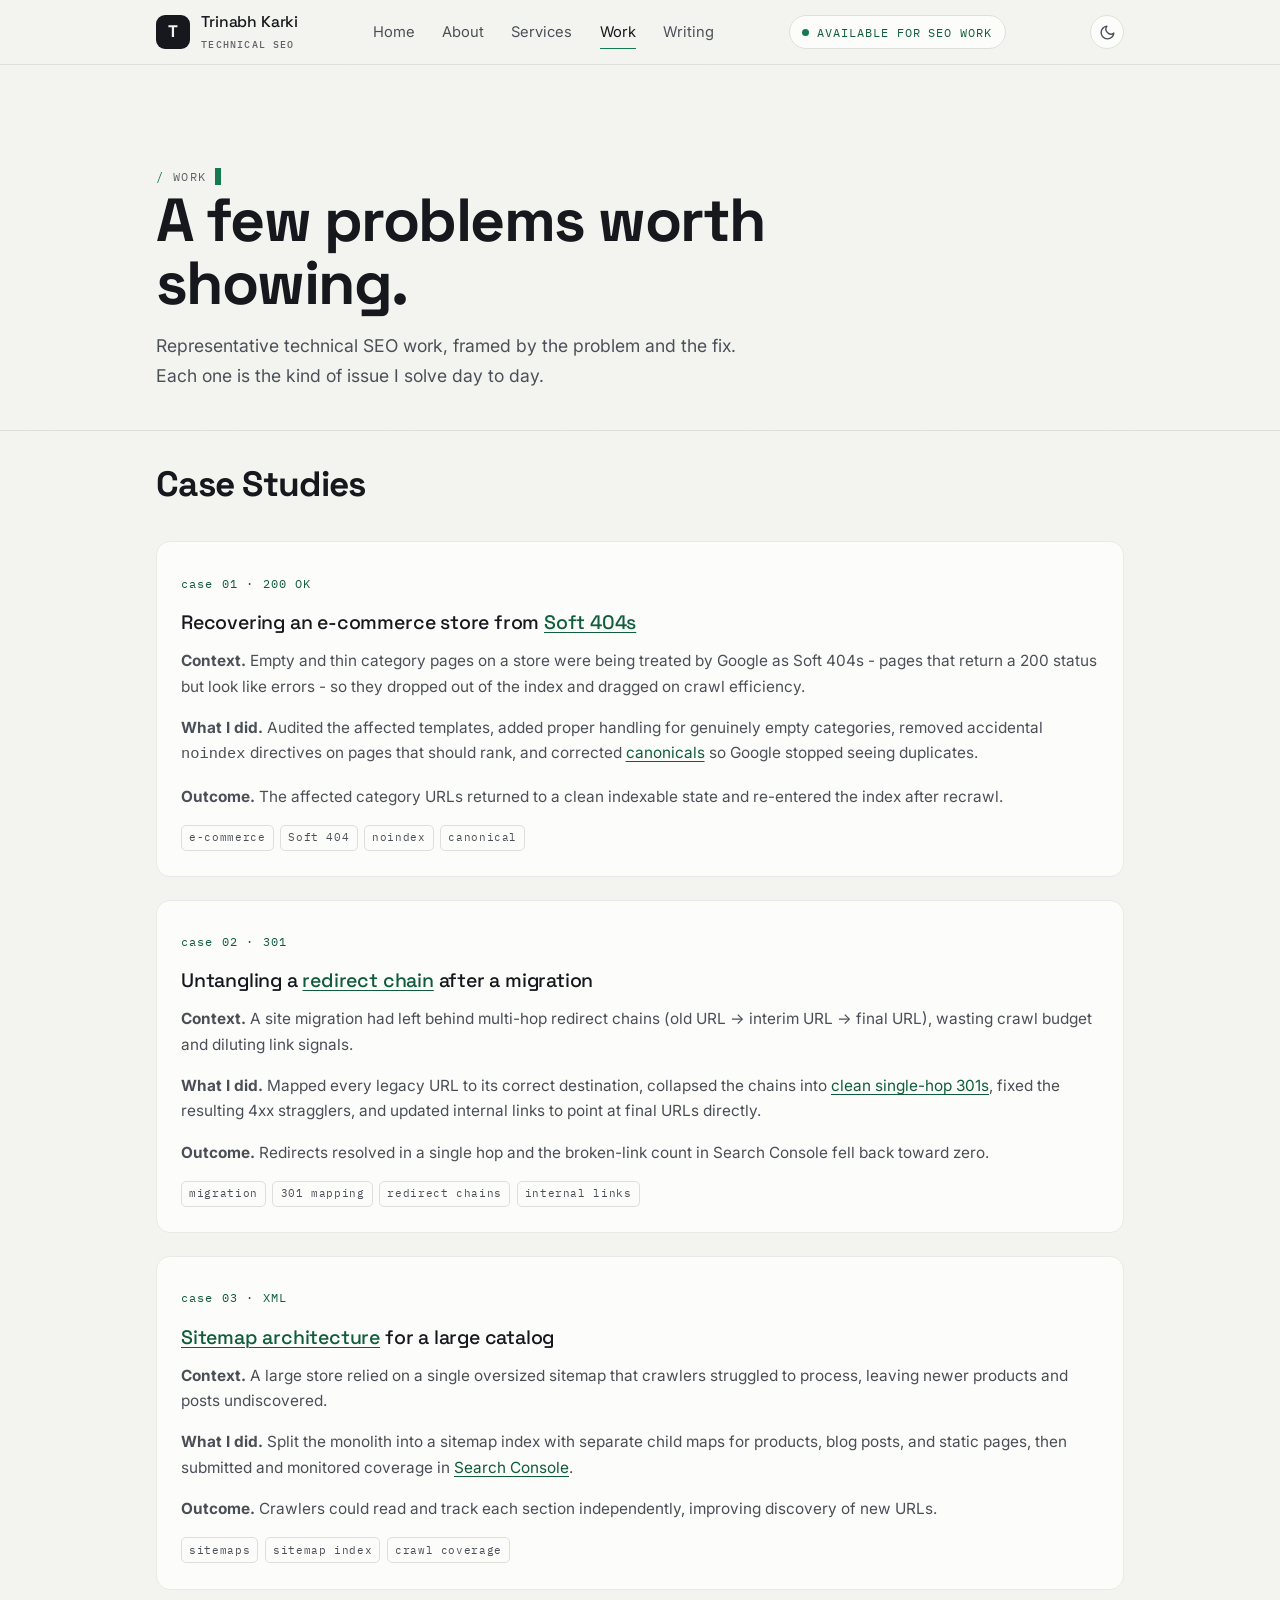
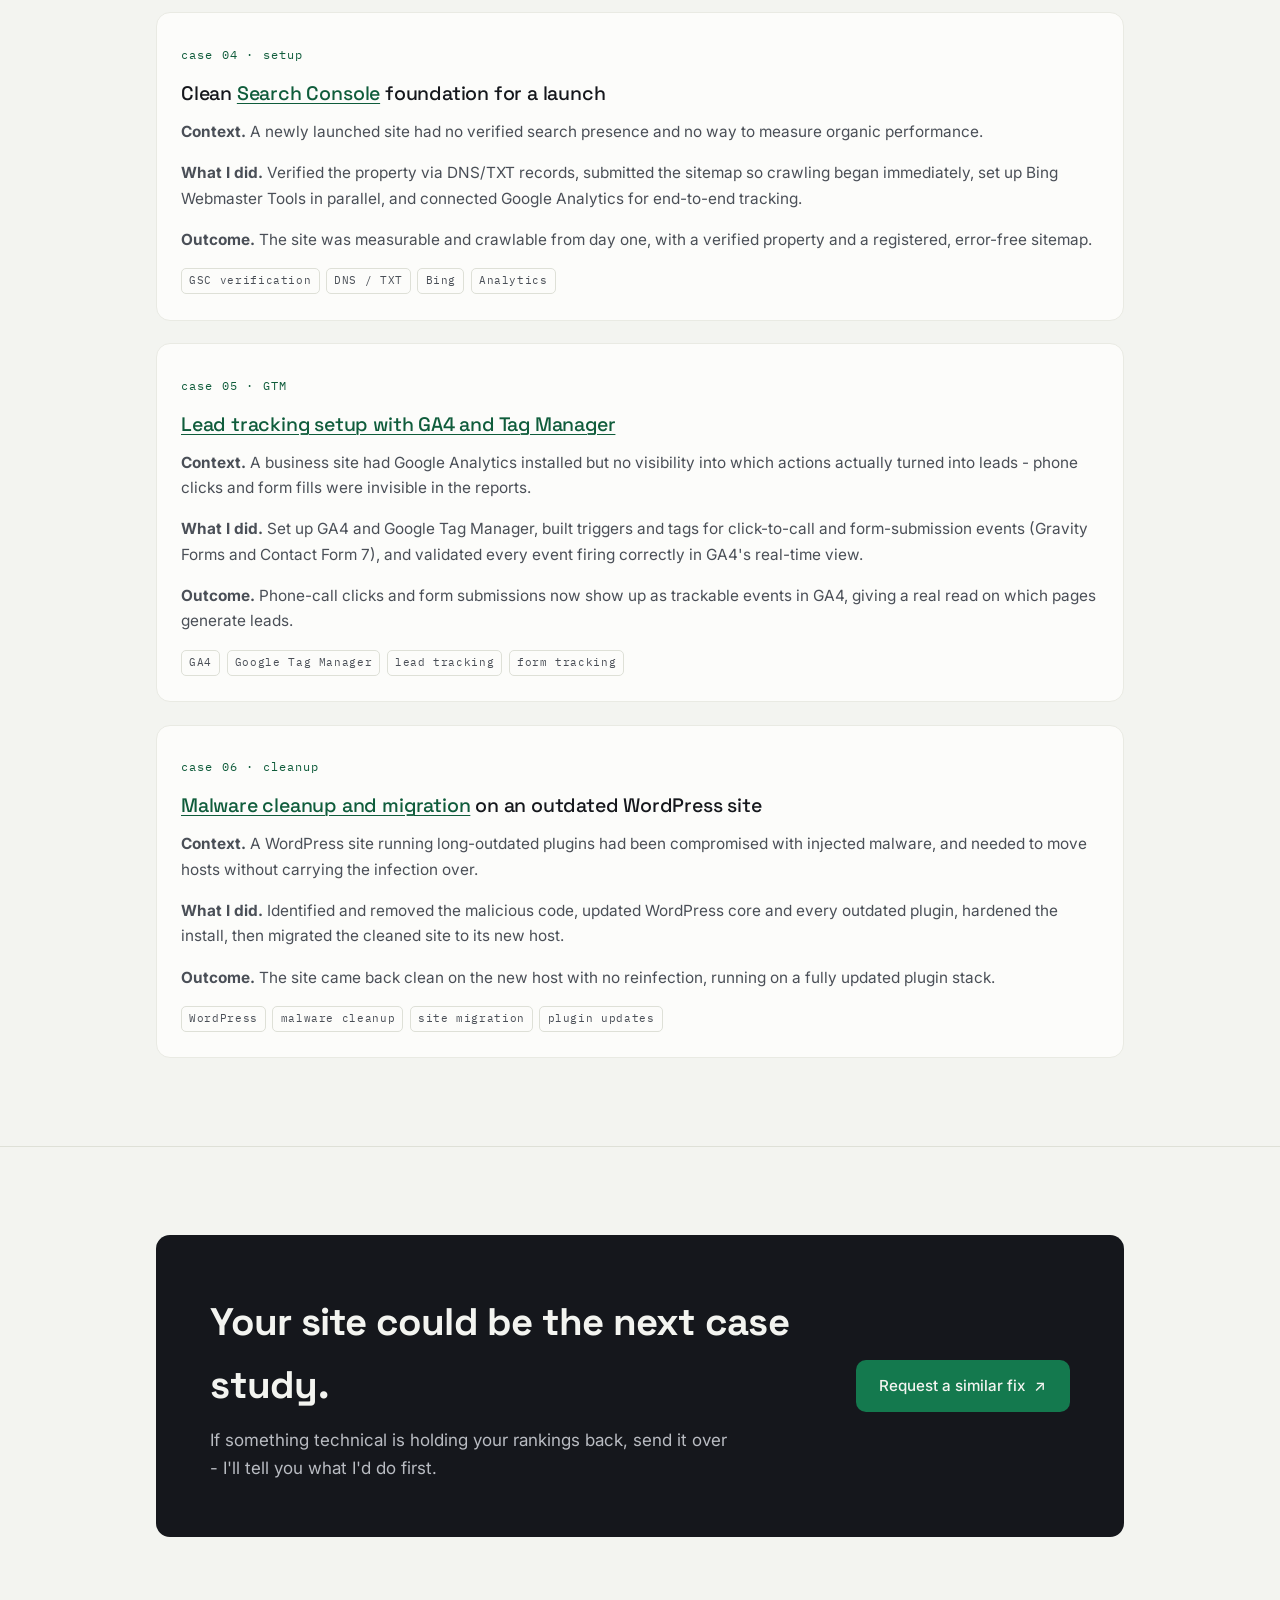
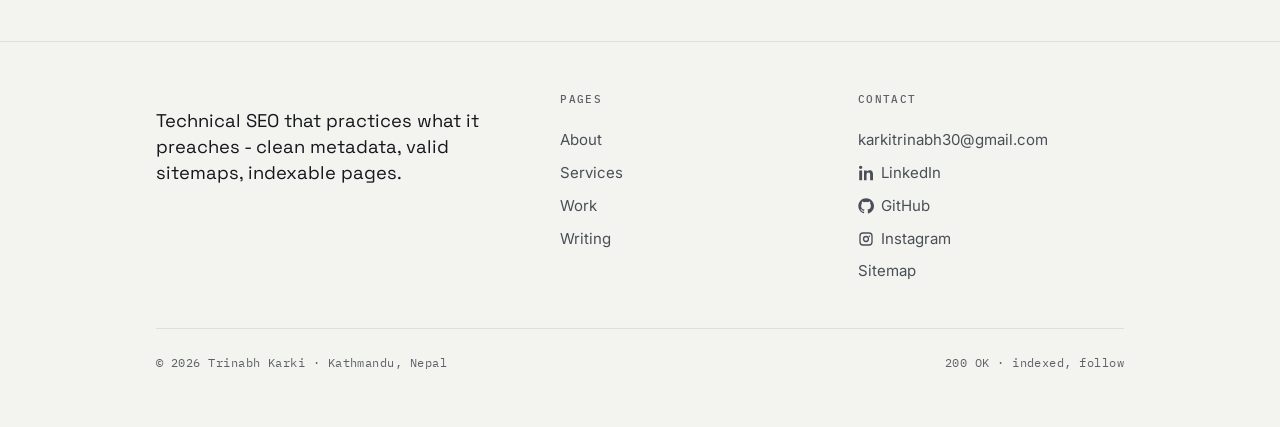
<file: projects/index.html>
<!DOCTYPE html>
<html lang="en">
<head>
<meta charset="UTF-8">
<script>(function(){var r=document.documentElement;r.classList.add('js');try{var t=localStorage.getItem('theme');if(t==='light'||t==='dark'){r.setAttribute('data-theme',t);}}catch(e){}})();</script>
<meta name="viewport" content="width=device-width, initial-scale=1">
<meta name="theme-color" content="#F3F4F0" media="(prefers-color-scheme: light)">
<meta name="theme-color" content="#0C0E12" media="(prefers-color-scheme: dark)">
<title>Technical SEO Case Studies & Work | Trinabh Karki</title>
<meta name="description" content="Technical SEO work covering Soft 404 recovery, redirect cleanup, XML sitemap architecture, Search Console setup, analytics tracking and website migrations.">
<link rel="canonical" href="https://trinabh.com.np/projects/">
<meta name="robots" content="index, follow">
<meta property="og:type" content="website">
<meta property="og:site_name" content="Trinabh Karki">
<meta property="og:title" content="Technical SEO Case Studies & Work | Trinabh Karki">
<meta property="og:description" content="Technical SEO work covering Soft 404 recovery, redirect cleanup, XML sitemap architecture, Search Console setup, analytics tracking and website migrations.">
<meta property="og:url" content="https://trinabh.com.np/projects/">
<meta property="og:image" content="https://trinabh.com.np/images/og-banner.png">
<meta property="og:image:width" content="1200">
<meta property="og:image:height" content="630">
<meta property="og:image:alt" content="Trinabh Karki - Technical SEO Analyst">
<meta property="og:locale" content="en_NP">
<meta name="twitter:card" content="summary_large_image">
<meta name="twitter:title" content="Technical SEO Case Studies & Work | Trinabh Karki">
<meta name="twitter:description" content="Technical SEO work covering Soft 404 recovery, redirect cleanup, XML sitemap architecture, Search Console setup, analytics tracking and website migrations.">
<meta name="twitter:image" content="https://trinabh.com.np/images/og-banner.png">
<meta name="twitter:image:alt" content="Trinabh Karki - Technical SEO Analyst">
<link rel="icon" href="/favicon.ico" sizes="any">
<link rel="icon" type="image/png" href="/favicon.png">
<link rel="preconnect" href="https://fonts.googleapis.com">
<link rel="preconnect" href="https://fonts.gstatic.com" crossorigin>
<link href="https://fonts.googleapis.com/css2?family=IBM+Plex+Mono:wght@400;500&family=Inter:wght@400;500;600&family=Space+Grotesk:wght@500;700&display=swap" rel="stylesheet">
<link rel="stylesheet" href="/css/main.css">
<link rel="alternate" type="application/rss+xml" title="Trinabh Karki - Writing" href="/feed.xml">
<script type="application/ld+json">
{
  "@context": "https://schema.org",
  "@type": "BreadcrumbList",
  "itemListElement": [
    { "@type": "ListItem", "position": 1, "name": "Home", "item": "https://trinabh.com.np/" },
    { "@type": "ListItem", "position": 2, "name": "Work", "item": "https://trinabh.com.np/projects/" }
  ]
}
</script>
</head>
<body>
<a class="skip-link" href="#main">Skip to content</a>

<header class="site-head">
  <div class="wrap head-inner">
    <a class="brand" href="/"><span class="brand-mark">T</span><span class="brand-name">Trinabh Karki<span>Technical SEO</span></span></a>
    <nav class="nav" id="primary-nav" aria-label="Primary">
      <a href="/">Home</a><a href="/about/">About</a><a href="/services/">Services</a>
      <a href="/projects/" aria-current="page">Work</a><a href="/blog/">Writing</a>
    </nav>
    <a class="head-cta" href="mailto:karkitrinabh30@gmail.com?subject=Technical%20SEO%20Help"><span class="dot"></span>available for SEO work</a>
    <button class="theme-toggle" aria-label="Toggle dark mode" aria-pressed="false">
      <svg class="icon-sun" viewBox="0 0 24 24" fill="none" stroke="currentColor" stroke-width="2" stroke-linecap="round" stroke-linejoin="round" aria-hidden="true"><circle cx="12" cy="12" r="4"></circle><path d="M12 2v2M12 20v2M4.93 4.93l1.41 1.41M17.66 17.66l1.41 1.41M2 12h2M20 12h2M6.34 17.66l-1.41 1.41M19.07 4.93l-1.41 1.41"></path></svg>
      <svg class="icon-moon" viewBox="0 0 24 24" fill="none" stroke="currentColor" stroke-width="2" stroke-linecap="round" stroke-linejoin="round" aria-hidden="true"><path d="M21 12.79A9 9 0 1 1 11.21 3 7 7 0 0 0 21 12.79z"></path></svg>
    </button>
    <button class="nav-toggle" aria-label="Menu" aria-controls="primary-nav" aria-expanded="false"><span></span><span></span><span></span></button>
  </div>
</header>

<main id="main">
  <section class="page-head">
    <div class="wrap">
      <p class="eyebrow"><span class="token"><span class="slash">/</span> work</span></p>
      <h1>A few problems worth showing.</h1>
      <p>Representative technical SEO work, framed by the problem and the fix. Each one is the kind of issue I solve day to day.</p>
    </div>
  </section>

  <section class="section" style="padding-top:1.5rem">
    <div class="wrap">
      <h2 class="mt-0" style="font-family:var(--display); font-weight:700; font-size:clamp(1.6rem, 3.4vw, 2.2rem); margin-bottom:1.8rem; letter-spacing: -.02em;">Case Studies</h2>
      <div class="grid" style="gap:1.4rem">

        <article class="card reveal" id="soft-404">
          <span class="num">case 01 · 200 OK</span>
          <h3>Recovering an e-commerce store from <a href="/services/#crawl-repair">Soft 404s</a></h3>
          <p style="margin-bottom:1rem"><strong>Context.</strong> Empty and thin category pages on a store were being treated by Google as Soft 404s - pages that return a 200 status but look like errors - so they dropped out of the index and dragged on crawl efficiency.</p>
          <p style="margin-bottom:1rem"><strong>What I did.</strong> Audited the affected templates, added proper handling for genuinely empty categories, removed accidental <code>noindex</code> directives on pages that should rank, and corrected <a href="/blog/technical-seo-audit-checklist/">canonicals</a> so Google stopped seeing duplicates.</p>
          <p><strong>Outcome.</strong> The affected category URLs returned to a clean indexable state and re-entered the index after recrawl.</p>
          <div class="tags"><span class="tag">e-commerce</span><span class="tag">Soft 404</span><span class="tag">noindex</span><span class="tag">canonical</span></div>
        </article>

        <article class="card reveal" id="redirect-chain">
          <span class="num">case 02 · 301</span>
          <h3>Untangling a <a href="/services/#redirects">redirect chain</a> after a migration</h3>
          <p style="margin-bottom:1rem"><strong>Context.</strong> A site migration had left behind multi-hop redirect chains (old URL → interim URL → final URL), wasting crawl budget and diluting link signals.</p>
          <p style="margin-bottom:1rem"><strong>What I did.</strong> Mapped every legacy URL to its correct destination, collapsed the chains into <a href="/blog/technical-seo-audit-checklist/">clean single-hop 301s</a>, fixed the resulting 4xx stragglers, and updated internal links to point at final URLs directly.</p>
          <p><strong>Outcome.</strong> Redirects resolved in a single hop and the broken-link count in Search Console fell back toward zero.</p>
          <div class="tags"><span class="tag">migration</span><span class="tag">301 mapping</span><span class="tag">redirect chains</span><span class="tag">internal links</span></div>
        </article>

        <article class="card reveal" id="sitemap-architecture">
          <span class="num">case 03 · XML</span>
          <h3><a href="/services/#sitemaps">Sitemap architecture</a> for a large catalog</h3>
          <p style="margin-bottom:1rem"><strong>Context.</strong> A large store relied on a single oversized sitemap that crawlers struggled to process, leaving newer products and posts undiscovered.</p>
          <p style="margin-bottom:1rem"><strong>What I did.</strong> Split the monolith into a sitemap index with separate child maps for products, blog posts, and static pages, then submitted and monitored coverage in <a href="/services/#search-console">Search Console</a>.</p>
          <p><strong>Outcome.</strong> Crawlers could read and track each section independently, improving discovery of new URLs.</p>
          <div class="tags"><span class="tag">sitemaps</span><span class="tag">sitemap index</span><span class="tag">crawl coverage</span></div>
        </article>

        <article class="card reveal" id="search-console-launch">
          <span class="num">case 04 · setup</span>
          <h3>Clean <a href="/services/#search-console">Search Console</a> foundation for a launch</h3>
          <p style="margin-bottom:1rem"><strong>Context.</strong> A newly launched site had no verified search presence and no way to measure organic performance.</p>
          <p style="margin-bottom:1rem"><strong>What I did.</strong> Verified the property via DNS/TXT records, submitted the sitemap so crawling began immediately, set up Bing Webmaster Tools in parallel, and connected Google Analytics for end-to-end tracking.</p>
          <p><strong>Outcome.</strong> The site was measurable and crawlable from day one, with a verified property and a registered, error-free sitemap.</p>
          <div class="tags"><span class="tag">GSC verification</span><span class="tag">DNS / TXT</span><span class="tag">Bing</span><span class="tag">Analytics</span></div>
        </article>

        <article class="card reveal" id="ga4-lead-tracking">
          <span class="num">case 05 · GTM</span>
          <h3><a href="/services/#analytics">Lead tracking setup with GA4 and Tag Manager</a></h3>
          <p style="margin-bottom:1rem"><strong>Context.</strong> A business site had Google Analytics installed but no visibility into which actions actually turned into leads - phone clicks and form fills were invisible in the reports.</p>
          <p style="margin-bottom:1rem"><strong>What I did.</strong> Set up GA4 and Google Tag Manager, built triggers and tags for click-to-call and form-submission events (Gravity Forms and Contact Form 7), and validated every event firing correctly in GA4's real-time view.</p>
          <p><strong>Outcome.</strong> Phone-call clicks and form submissions now show up as trackable events in GA4, giving a real read on which pages generate leads.</p>
          <div class="tags"><span class="tag">GA4</span><span class="tag">Google Tag Manager</span><span class="tag">lead tracking</span><span class="tag">form tracking</span></div>
        </article>

        <article class="card reveal" id="wordpress-malware">
          <span class="num">case 06 · cleanup</span>
          <h3><a href="/services/#migrations">Malware cleanup and migration</a> on an outdated WordPress site</h3>
          <p style="margin-bottom:1rem"><strong>Context.</strong> A WordPress site running long-outdated plugins had been compromised with injected malware, and needed to move hosts without carrying the infection over.</p>
          <p style="margin-bottom:1rem"><strong>What I did.</strong> Identified and removed the malicious code, updated WordPress core and every outdated plugin, hardened the install, then migrated the cleaned site to its new host.</p>
          <p><strong>Outcome.</strong> The site came back clean on the new host with no reinfection, running on a fully updated plugin stack.</p>
          <div class="tags"><span class="tag">WordPress</span><span class="tag">malware cleanup</span><span class="tag">site migration</span><span class="tag">plugin updates</span></div>
        </article>

      </div>
    </div>
  </section>

  <section class="section">
    <div class="wrap">
      <div class="band reveal">
        <div>
          <h2>Your site could be the next case study.</h2>
          <p>If something technical is holding your rankings back, send it over - I'll tell you what I'd do first.</p>
        </div>
        <a class="btn btn-primary" href="mailto:karkitrinabh30@gmail.com?subject=Technical%20SEO%20Case%20Study%20Request">Request a similar fix <span class="arrow">↗</span></a>
      </div>
    </div>
  </section>
</main>

<footer class="site-foot">
  <div class="wrap">
    <div class="foot-grid">
      <div><p class="foot-lead">Technical SEO that practices what it preaches - clean metadata, valid sitemaps, indexable pages.</p></div>
      <div><h3>Pages</h3><a href="/about/">About</a><a href="/services/">Services</a><a href="/projects/">Work</a><a href="/blog/">Writing</a></div>
      <div><h3>Contact</h3><a href="mailto:karkitrinabh30@gmail.com">karkitrinabh30@gmail.com</a><a class="social-link" href="https://www.linkedin.com/in/trinabhkarki/" target="_blank" rel="noopener noreferrer" aria-label="LinkedIn profile"><svg viewBox="-1.5 0 24 24" aria-hidden="true"><path d="M4.98 3.5C4.98 4.88 3.86 6 2.5 6S0 4.88 0 3.5 1.12 1 2.5 1s2.48 1.12 2.48 2.5ZM.35 8.1h4.3V23H.35V8.1Zm7.15 0h4.12v2.03h.06c.57-1.08 1.98-2.22 4.07-2.22C20.1 7.91 21 10.77 21 14.49V23h-4.3v-7.54c0-1.8-.03-4.12-2.51-4.12-2.51 0-2.9 1.96-2.9 3.99V23H7.5V8.1Z"/></svg><span>LinkedIn</span></a><a class="social-link" href="https://github.com/trinabhk" target="_blank" rel="noopener noreferrer" aria-label="GitHub profile"><svg viewBox="0 0 24 24" aria-hidden="true"><path d="M12 .5C5.73.5.5 5.73.5 12c0 5.09 3.29 9.39 7.86 10.91.57.1.79-.25.79-.55 0-.27-.01-1.13-.02-2.05-3.2.7-3.88-1.35-3.88-1.35-.53-1.34-1.29-1.7-1.29-1.7-1.05-.72.08-.71.08-.71 1.17.08 1.78 1.2 1.78 1.2 1.04 1.78 2.73 1.27 3.4.97.1-.75.4-1.27.73-1.56-2.55-.29-5.23-1.28-5.23-5.68 0-1.25.45-2.28 1.18-3.08-.12-.29-.51-1.46.11-3.04 0 0 .96-.31 3.15 1.18.91-.25 1.89-.38 2.86-.38.97 0 1.95.13 2.86.38 2.18-1.49 3.14-1.18 3.14-1.18.63 1.58.23 2.75.11 3.04.74.8 1.18 1.83 1.18 3.08 0 4.41-2.69 5.39-5.25 5.67.41.36.78 1.08.78 2.17 0 1.57-.01 2.83-.01 3.22 0 .3.21.66.79.55C20.71 21.39 24 17.09 24 12c0-6.27-5.23-11.5-12-11.5Z"/></svg><span>GitHub</span></a><a class="social-link" href="https://www.instagram.com/trinabhkarki_/" target="_blank" rel="noopener noreferrer" aria-label="Instagram profile"><svg viewBox="0 0 24 24" aria-hidden="true"><path d="M7.5 2h9A5.5 5.5 0 0 1 22 7.5v9A5.5 5.5 0 0 1 16.5 22h-9A5.5 5.5 0 0 1 2 16.5v-9A5.5 5.5 0 0 1 7.5 2Zm0 2A3.5 3.5 0 0 0 4 7.5v9A3.5 3.5 0 0 0 7.5 20h9a3.5 3.5 0 0 0 3.5-3.5v-9A3.5 3.5 0 0 0 16.5 4h-9Zm4.5 3.3A4.7 4.7 0 1 1 12 16.7a4.7 4.7 0 0 1 0-9.4Zm0 2A2.7 2.7 0 1 0 12 14.7a2.7 2.7 0 0 0 0-5.4Zm5.1-2.65a1.1 1.1 0 1 1-1.1 1.1 1.1 1.1 0 0 1 1.1-1.1Z"/></svg><span>Instagram</span></a><a href="/sitemap.xml">Sitemap</a></div>
    </div>
    <div class="foot-base"><span>© 2026 Trinabh Karki · Kathmandu, Nepal</span><span>200 OK · indexed, follow</span></div>
  </div>
</footer>

<script src="/js/site.js"></script>
</body>
</html>
</file>
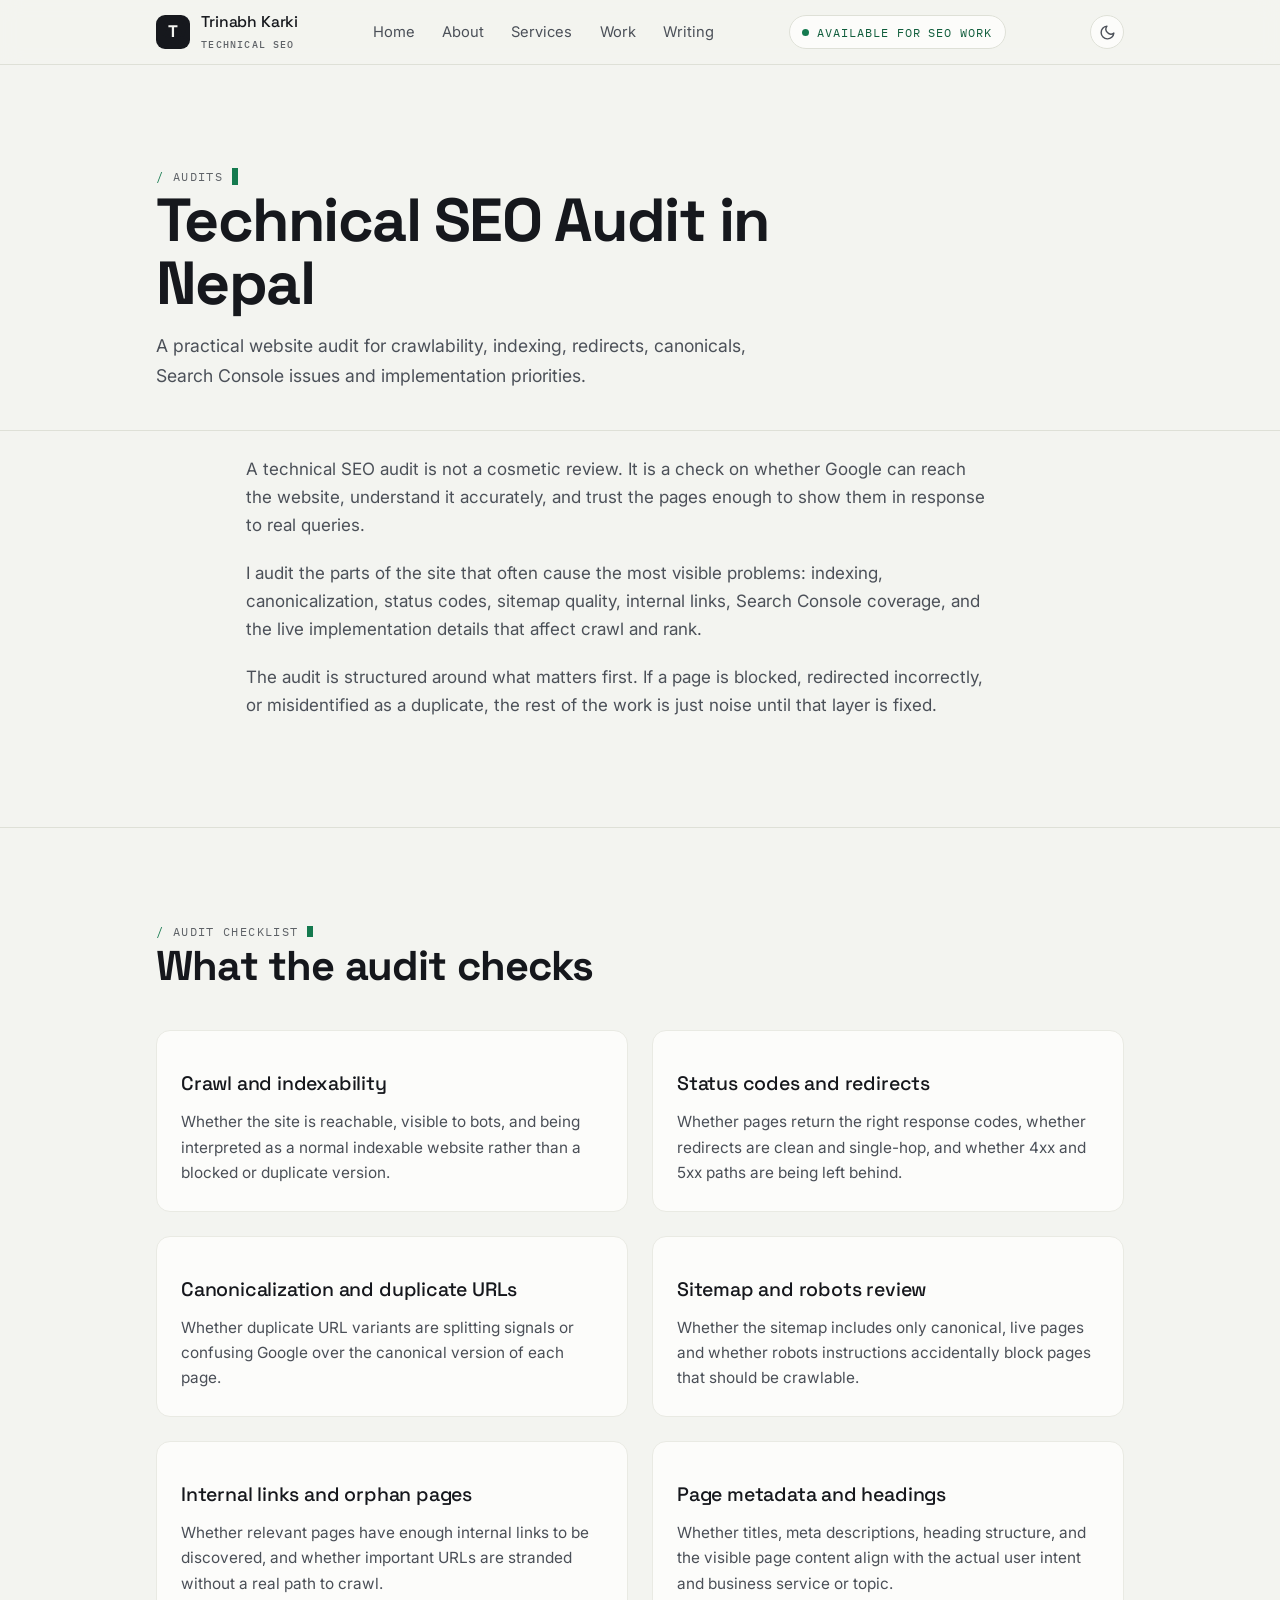
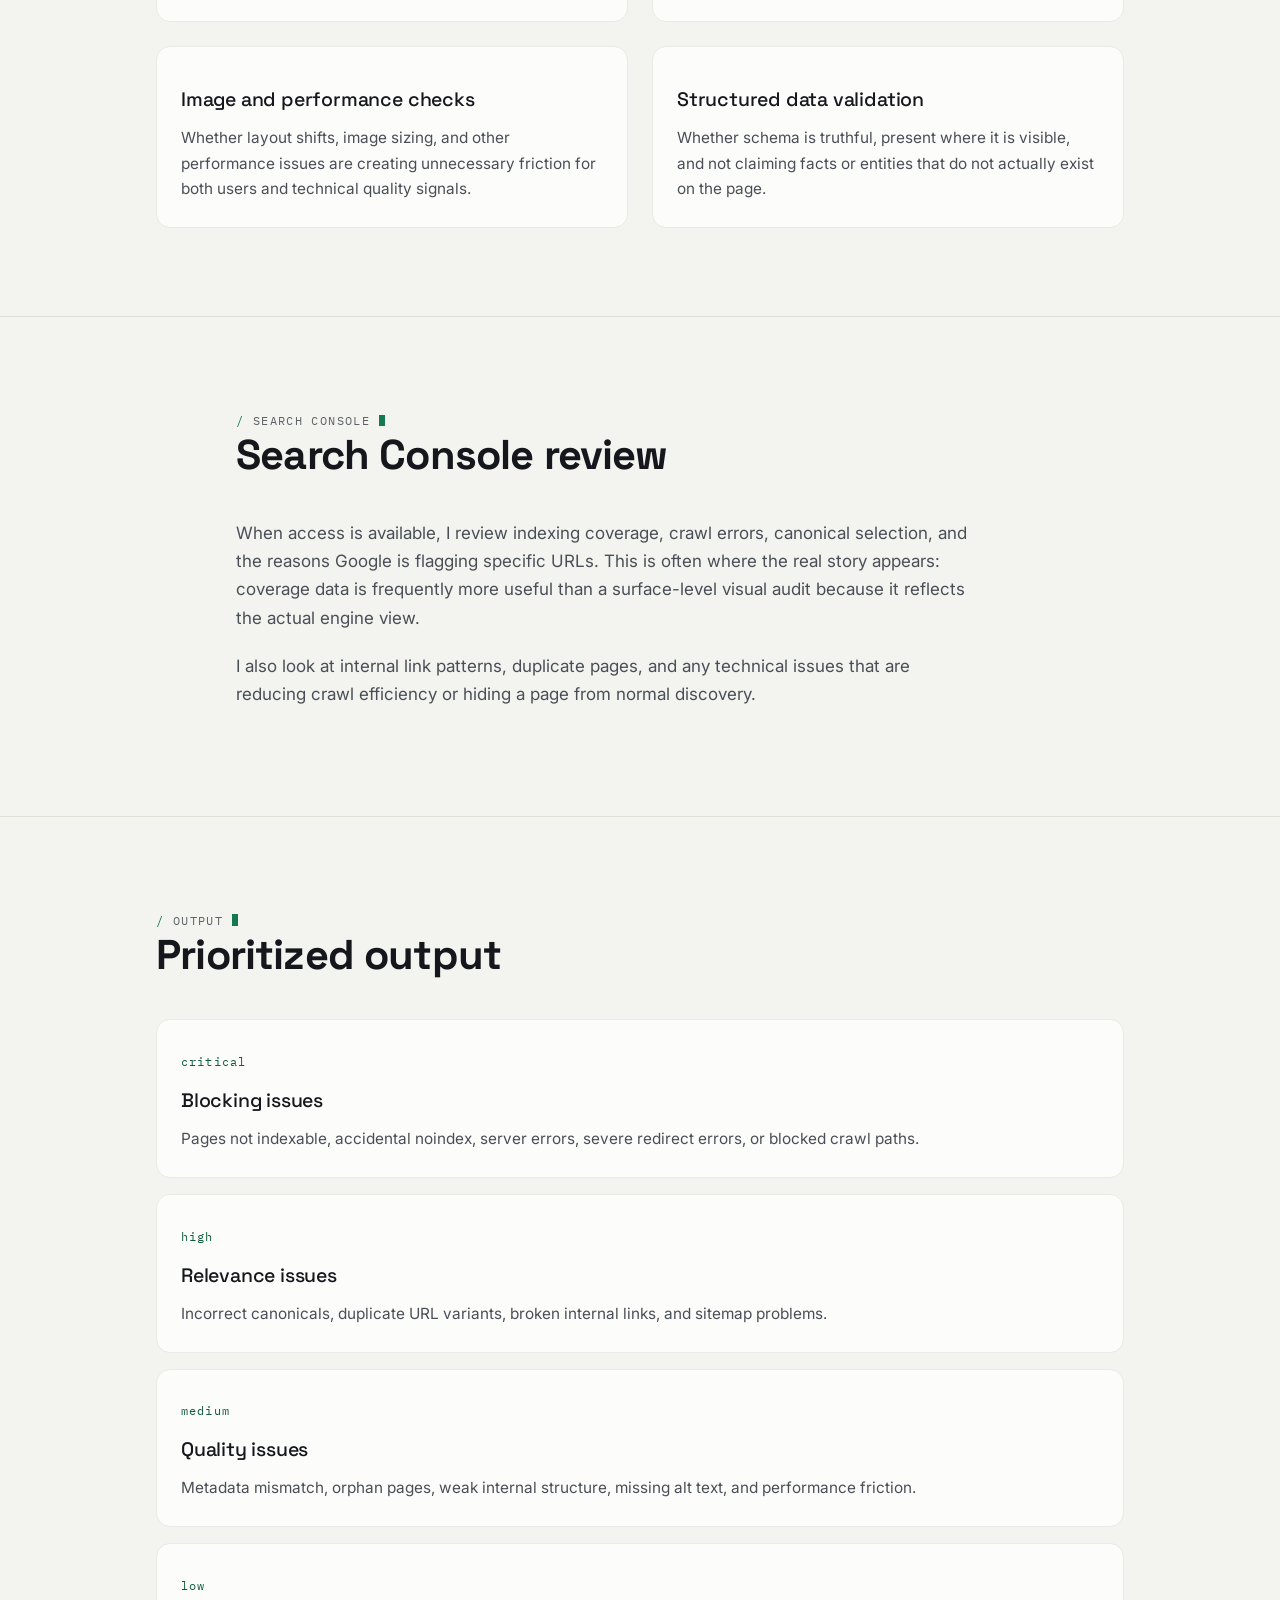
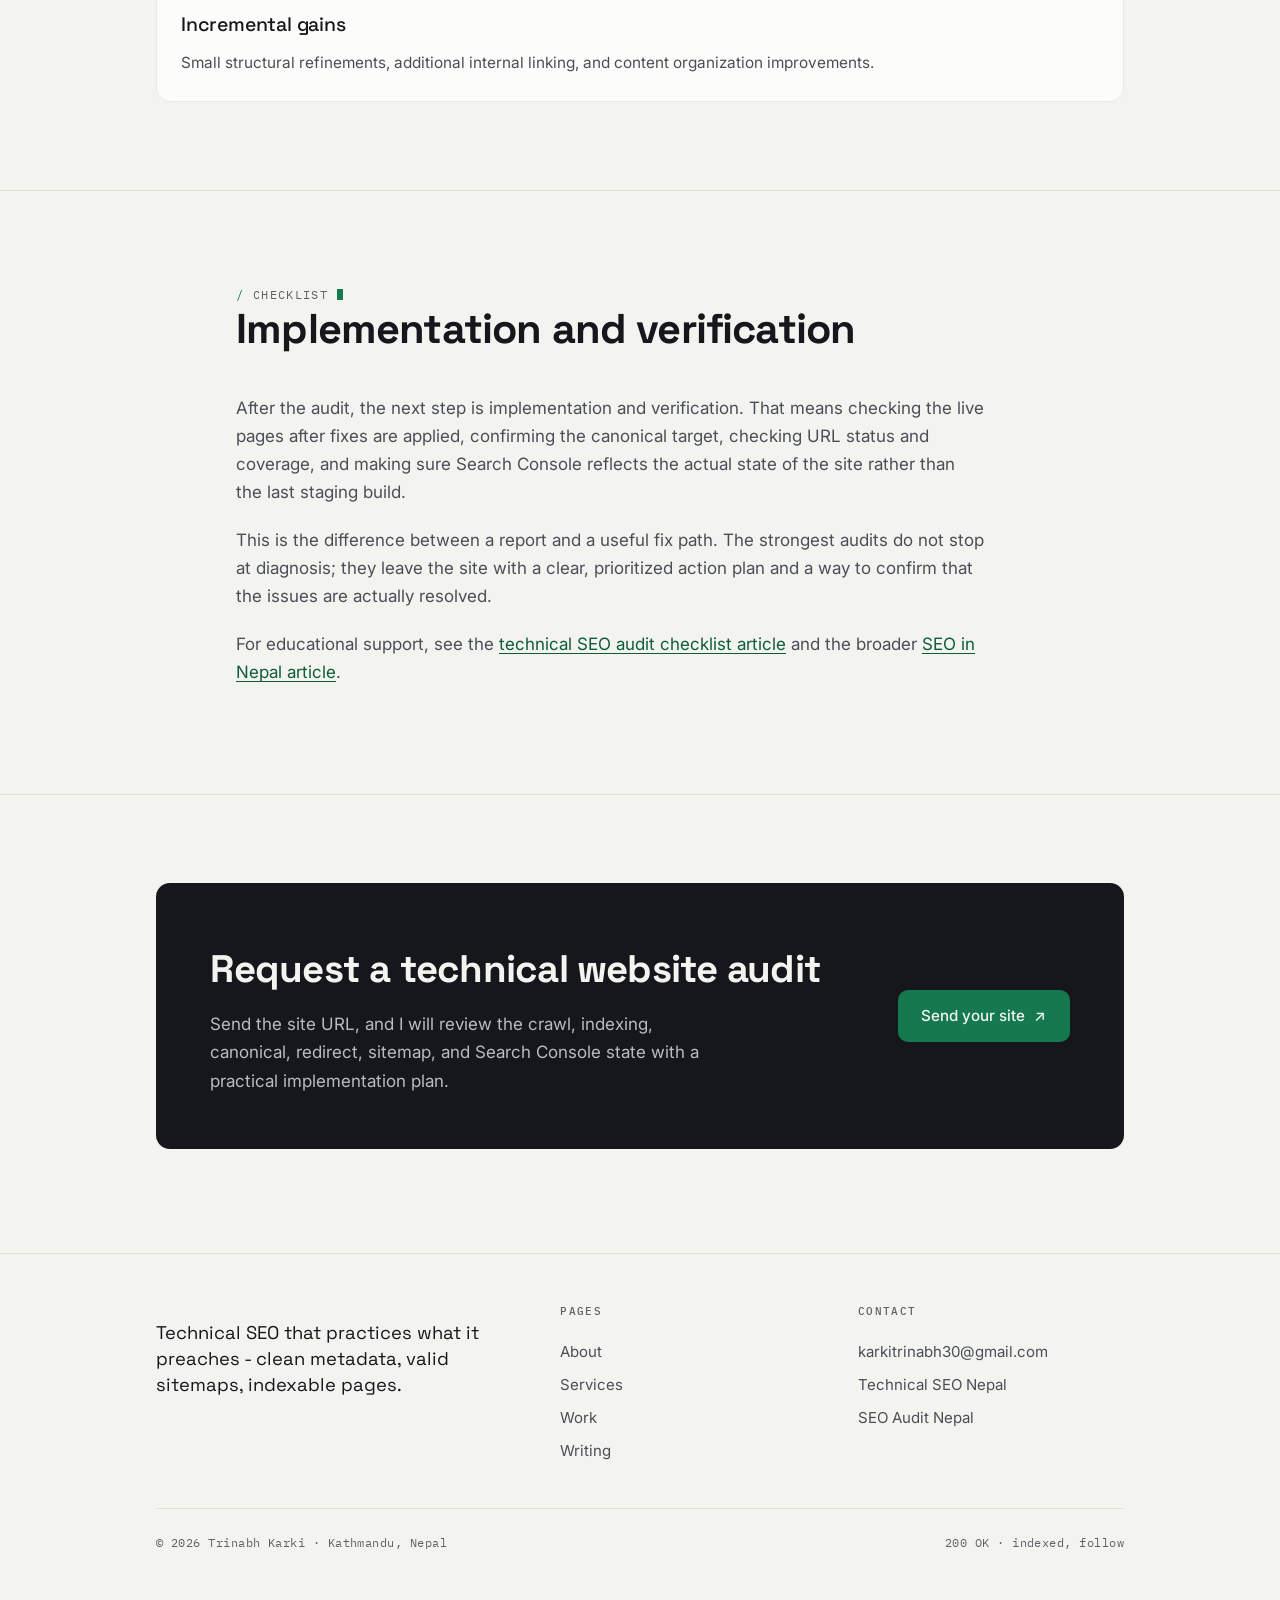
<file: seo-audit-nepal/index.html>
<!DOCTYPE html>
<html lang="en">
<head>
<meta charset="UTF-8">
<script>(function(){var r=document.documentElement;r.classList.add('js');try{var t=localStorage.getItem('theme');if(t==='light'||t==='dark'){r.setAttribute('data-theme',t);}}catch(e){}})();</script>
<meta name="viewport" content="width=device-width, initial-scale=1">
<meta name="theme-color" content="#F3F4F0" media="(prefers-color-scheme: light)">
<meta name="theme-color" content="#0C0E12" media="(prefers-color-scheme: dark)">
<title>SEO Audit Nepal | Technical Website Audit — Trinabh Karki</title>
<meta name="description" content="Technical SEO audits in Nepal covering crawlability, indexing, canonicals, redirects, sitemaps, internal links, Search Console issues and implementation priorities.">
<link rel="canonical" href="https://trinabh.com.np/seo-audit-nepal/">
<meta name="robots" content="index, follow">
<meta property="og:type" content="website">
<meta property="og:site_name" content="Trinabh Karki">
<meta property="og:title" content="SEO Audit Nepal | Technical Website Audit — Trinabh Karki">
<meta property="og:description" content="Technical SEO audits in Nepal covering crawlability, indexing, canonicals, redirects, sitemaps and Search Console issues.">
<meta property="og:url" content="https://trinabh.com.np/seo-audit-nepal/">
<meta property="og:image" content="https://trinabh.com.np/images/og-banner.png">
<meta property="og:image:width" content="1200">
<meta property="og:image:height" content="630">
<meta property="og:image:alt" content="Trinabh Karki - Technical SEO Analyst">
<meta property="og:locale" content="en_NP">
<meta name="twitter:card" content="summary_large_image">
<meta name="twitter:title" content="SEO Audit Nepal | Technical Website Audit — Trinabh Karki">
<meta name="twitter:description" content="Technical SEO audits in Nepal covering crawlability, indexing, canonicals, redirects, sitemaps and Search Console issues.">
<meta name="twitter:image" content="https://trinabh.com.np/images/og-banner.png">
<meta name="twitter:image:alt" content="Trinabh Karki - Technical SEO Analyst">
<link rel="icon" href="/favicon.ico" sizes="any">
<link rel="icon" type="image/png" href="/favicon.png">
<link rel="preconnect" href="https://fonts.googleapis.com">
<link rel="preconnect" href="https://fonts.gstatic.com" crossorigin>
<link href="https://fonts.googleapis.com/css2?family=IBM+Plex+Mono:wght@400;500&family=Inter:wght@400;500;600&family=Space+Grotesk:wght@500;700&display=swap" rel="stylesheet">
<link rel="stylesheet" href="/css/main.css">
<link rel="alternate" type="application/rss+xml" title="Trinabh Karki - Writing" href="/feed.xml">
<script type="application/ld+json">
{
  "@context": "https://schema.org",
  "@graph": [
    {
      "@type": "Service",
      "@id": "https://trinabh.com.np/seo-audit-nepal/#service",
      "name": "SEO Audit Nepal",
      "provider": { "@id": "https://trinabh.com.np/#person" },
      "areaServed": "Nepal",
      "serviceType": "Technical SEO Audit",
      "url": "https://trinabh.com.np/seo-audit-nepal/",
      "description": "Technical SEO audits in Nepal covering crawlability, indexing, canonicals, redirects, sitemaps, internal links, Search Console issues and implementation priorities."
    },
    {
      "@type": "BreadcrumbList",
      "itemListElement": [
        { "@type": "ListItem", "position": 1, "name": "Home", "item": "https://trinabh.com.np/" },
        { "@type": "ListItem", "position": 2, "name": "Services", "item": "https://trinabh.com.np/services/" },
        { "@type": "ListItem", "position": 3, "name": "SEO Audit Nepal", "item": "https://trinabh.com.np/seo-audit-nepal/" }
      ]
    }
  ]
}
</script>
</head>
<body>
<a class="skip-link" href="#main">Skip to content</a>

<header class="site-head">
  <div class="wrap head-inner">
    <a class="brand" href="/"><span class="brand-mark">T</span><span class="brand-name">Trinabh Karki<span>Technical SEO</span></span></a>
    <nav class="nav" id="primary-nav" aria-label="Primary">
      <a href="/">Home</a>
      <a href="/about/">About</a>
      <a href="/services/">Services</a>
      <a href="/projects/">Work</a>
      <a href="/blog/">Writing</a>
    </nav>
    <a class="head-cta" href="mailto:karkitrinabh30@gmail.com?subject=Technical%20SEO%20Help"><span class="dot"></span>available for SEO work</a>
    <button class="theme-toggle" aria-label="Toggle dark mode" aria-pressed="false">
      <svg class="icon-sun" viewBox="0 0 24 24" fill="none" stroke="currentColor" stroke-width="2" stroke-linecap="round" stroke-linejoin="round" aria-hidden="true"><circle cx="12" cy="12" r="4"></circle><path d="M12 2v2M12 20v2M4.93 4.93l1.41 1.41M17.66 17.66l1.41 1.41M2 12h2M20 12h2M6.34 17.66l-1.41 1.41M19.07 4.93l-1.41 1.41"></path></svg>
      <svg class="icon-moon" viewBox="0 0 24 24" fill="none" stroke="currentColor" stroke-width="2" stroke-linecap="round" stroke-linejoin="round" aria-hidden="true"><path d="M21 12.79A9 9 0 1 1 11.21 3 7 7 0 0 0 21 12.79z"></path></svg>
    </button>
    <button class="nav-toggle" aria-label="Menu" aria-controls="primary-nav" aria-expanded="false"><span></span><span></span><span></span></button>
  </div>
</header>

<main id="main">
  <section class="page-head">
    <div class="wrap">
      <p class="eyebrow"><span class="token"><span class="slash">/</span> audits</span></p>
      <h1>Technical SEO Audit in Nepal</h1>
      <p>A practical website audit for crawlability, indexing, redirects, canonicals, Search Console issues and implementation priorities.</p>
    </div>
  </section>

  <section class="section" style="padding-top:1.5rem">
    <div class="wrap" style="max-width:900px">
      <div class="prose reveal">
        <p>A technical SEO audit is not a cosmetic review. It is a check on whether Google can reach the website, understand it accurately, and trust the pages enough to show them in response to real queries.</p>
        <p>I audit the parts of the site that often cause the most visible problems: indexing, canonicalization, status codes, sitemap quality, internal links, Search Console coverage, and the live implementation details that affect crawl and rank.</p>
        <p>The audit is structured around what matters first. If a page is blocked, redirected incorrectly, or misidentified as a duplicate, the rest of the work is just noise until that layer is fixed.</p>
      </div>
    </div>
  </section>

  <section class="section">
    <div class="wrap">
      <div class="section-head reveal">
        <p class="eyebrow"><span class="token"><span class="slash">/</span> audit checklist</span></p>
        <h2>What the audit checks</h2>
      </div>
      <div class="grid grid-2 reveal" style="gap:1.5rem">
        <article class="card"><h3>Crawl and indexability</h3><p>Whether the site is reachable, visible to bots, and being interpreted as a normal indexable website rather than a blocked or duplicate version.</p></article>
        <article class="card"><h3>Status codes and redirects</h3><p>Whether pages return the right response codes, whether redirects are clean and single-hop, and whether 4xx and 5xx paths are being left behind.</p></article>
        <article class="card"><h3>Canonicalization and duplicate URLs</h3><p>Whether duplicate URL variants are splitting signals or confusing Google over the canonical version of each page.</p></article>
        <article class="card"><h3>Sitemap and robots review</h3><p>Whether the sitemap includes only canonical, live pages and whether robots instructions accidentally block pages that should be crawlable.</p></article>
        <article class="card"><h3>Internal links and orphan pages</h3><p>Whether relevant pages have enough internal links to be discovered, and whether important URLs are stranded without a real path to crawl.</p></article>
        <article class="card"><h3>Page metadata and headings</h3><p>Whether titles, meta descriptions, heading structure, and the visible page content align with the actual user intent and business service or topic.</p></article>
        <article class="card"><h3>Image and performance checks</h3><p>Whether layout shifts, image sizing, and other performance issues are creating unnecessary friction for both users and technical quality signals.</p></article>
        <article class="card"><h3>Structured data validation</h3><p>Whether schema is truthful, present where it is visible, and not claiming facts or entities that do not actually exist on the page.</p></article>
      </div>
    </div>
  </section>

  <section class="section">
    <div class="wrap" style="max-width:920px">
      <div class="section-head reveal">
        <p class="eyebrow"><span class="token"><span class="slash">/</span> Search Console</span></p>
        <h2>Search Console review</h2>
      </div>
      <div class="prose reveal">
        <p>When access is available, I review indexing coverage, crawl errors, canonical selection, and the reasons Google is flagging specific URLs. This is often where the real story appears: coverage data is frequently more useful than a surface-level visual audit because it reflects the actual engine view.</p>
        <p>I also look at internal link patterns, duplicate pages, and any technical issues that are reducing crawl efficiency or hiding a page from normal discovery.</p>
      </div>
    </div>
  </section>

  <section class="section">
    <div class="wrap">
      <div class="section-head reveal">
        <p class="eyebrow"><span class="token"><span class="slash">/</span> output</span></p>
        <h2>Prioritized output</h2>
      </div>
      <div class="grid grid-4 reveal" style="gap:1rem">
        <article class="card"><span class="num">critical</span><h3>Blocking issues</h3><p>Pages not indexable, accidental noindex, server errors, severe redirect errors, or blocked crawl paths.</p></article>
        <article class="card"><span class="num">high</span><h3>Relevance issues</h3><p>Incorrect canonicals, duplicate URL variants, broken internal links, and sitemap problems.</p></article>
        <article class="card"><span class="num">medium</span><h3>Quality issues</h3><p>Metadata mismatch, orphan pages, weak internal structure, missing alt text, and performance friction.</p></article>
        <article class="card"><span class="num">low</span><h3>Incremental gains</h3><p>Small structural refinements, additional internal linking, and content organization improvements.</p></article>
      </div>
    </div>
  </section>

  <section class="section">
    <div class="wrap" style="max-width:920px">
      <div class="section-head reveal">
        <p class="eyebrow"><span class="token"><span class="slash">/</span> checklist</span></p>
        <h2>Implementation and verification</h2>
      </div>
      <div class="prose reveal">
        <p>After the audit, the next step is implementation and verification. That means checking the live pages after fixes are applied, confirming the canonical target, checking URL status and coverage, and making sure Search Console reflects the actual state of the site rather than the last staging build.</p>
        <p>This is the difference between a report and a useful fix path. The strongest audits do not stop at diagnosis; they leave the site with a clear, prioritized action plan and a way to confirm that the issues are actually resolved.</p>
        <p>For educational support, see the <a href="/blog/technical-seo-audit-checklist/">technical SEO audit checklist article</a> and the broader <a href="/blog/seo-in-nepal/">SEO in Nepal article</a>.</p>
      </div>
    </div>
  </section>

  <section class="section">
    <div class="wrap">
      <div class="band reveal">
        <div>
          <h2>Request a technical website audit</h2>
          <p>Send the site URL, and I will review the crawl, indexing, canonical, redirect, sitemap, and Search Console state with a practical implementation plan.</p>
        </div>
        <a class="btn btn-primary" href="mailto:karkitrinabh30@gmail.com?subject=SEO%20Audit%20Request">Send your site <span class="arrow">↗</span></a>
      </div>
    </div>
  </section>
</main>

<footer class="site-foot">
  <div class="wrap">
    <div class="foot-grid">
      <div><p class="foot-lead">Technical SEO that practices what it preaches - clean metadata, valid sitemaps, indexable pages.</p></div>
      <div><h3>Pages</h3><a href="/about/">About</a><a href="/services/">Services</a><a href="/projects/">Work</a><a href="/blog/">Writing</a></div>
      <div><h3>Contact</h3><a href="mailto:karkitrinabh30@gmail.com">karkitrinabh30@gmail.com</a><a href="/technical-seo-nepal/">Technical SEO Nepal</a><a href="/seo-audit-nepal/">SEO Audit Nepal</a></div>
    </div>
    <div class="foot-base"><span>© 2026 Trinabh Karki · Kathmandu, Nepal</span><span>200 OK · indexed, follow</span></div>
  </div>
</footer>

<script src="/js/site.js"></script>
</body>
</html>
</file>
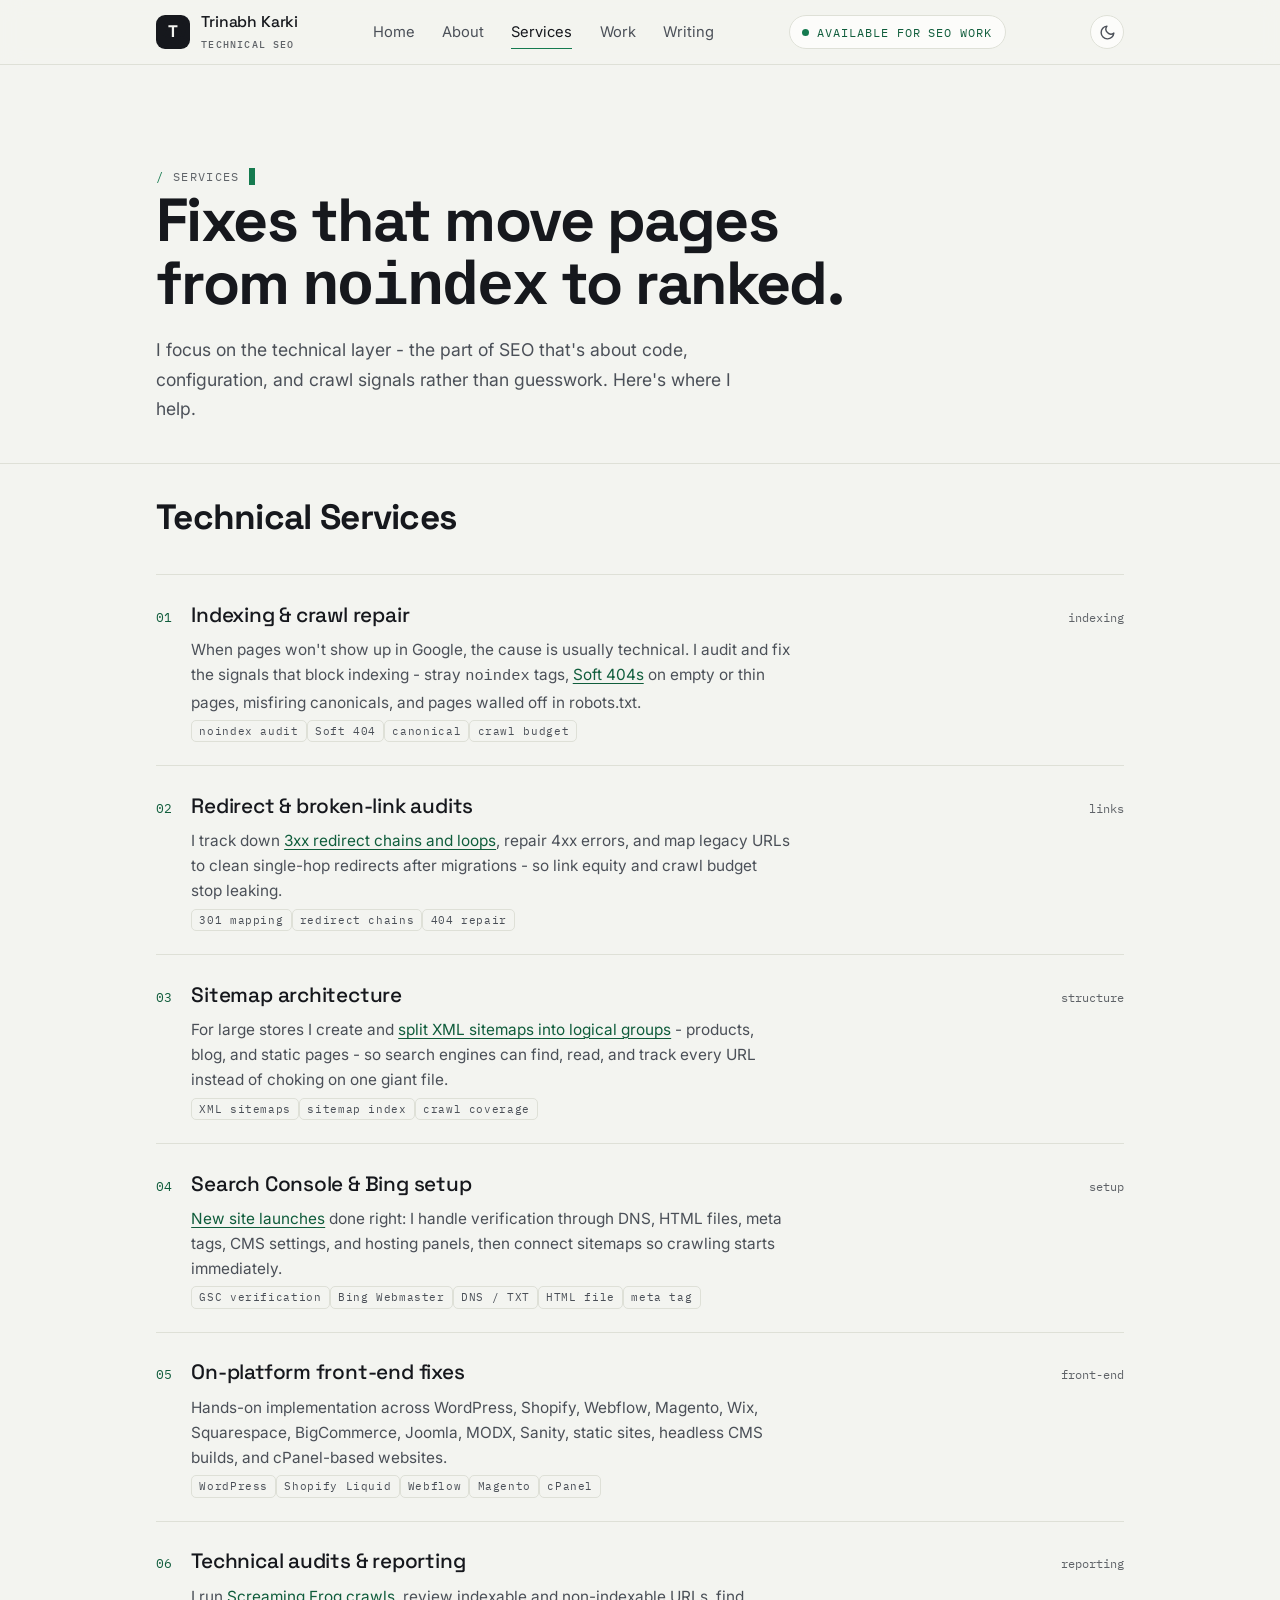
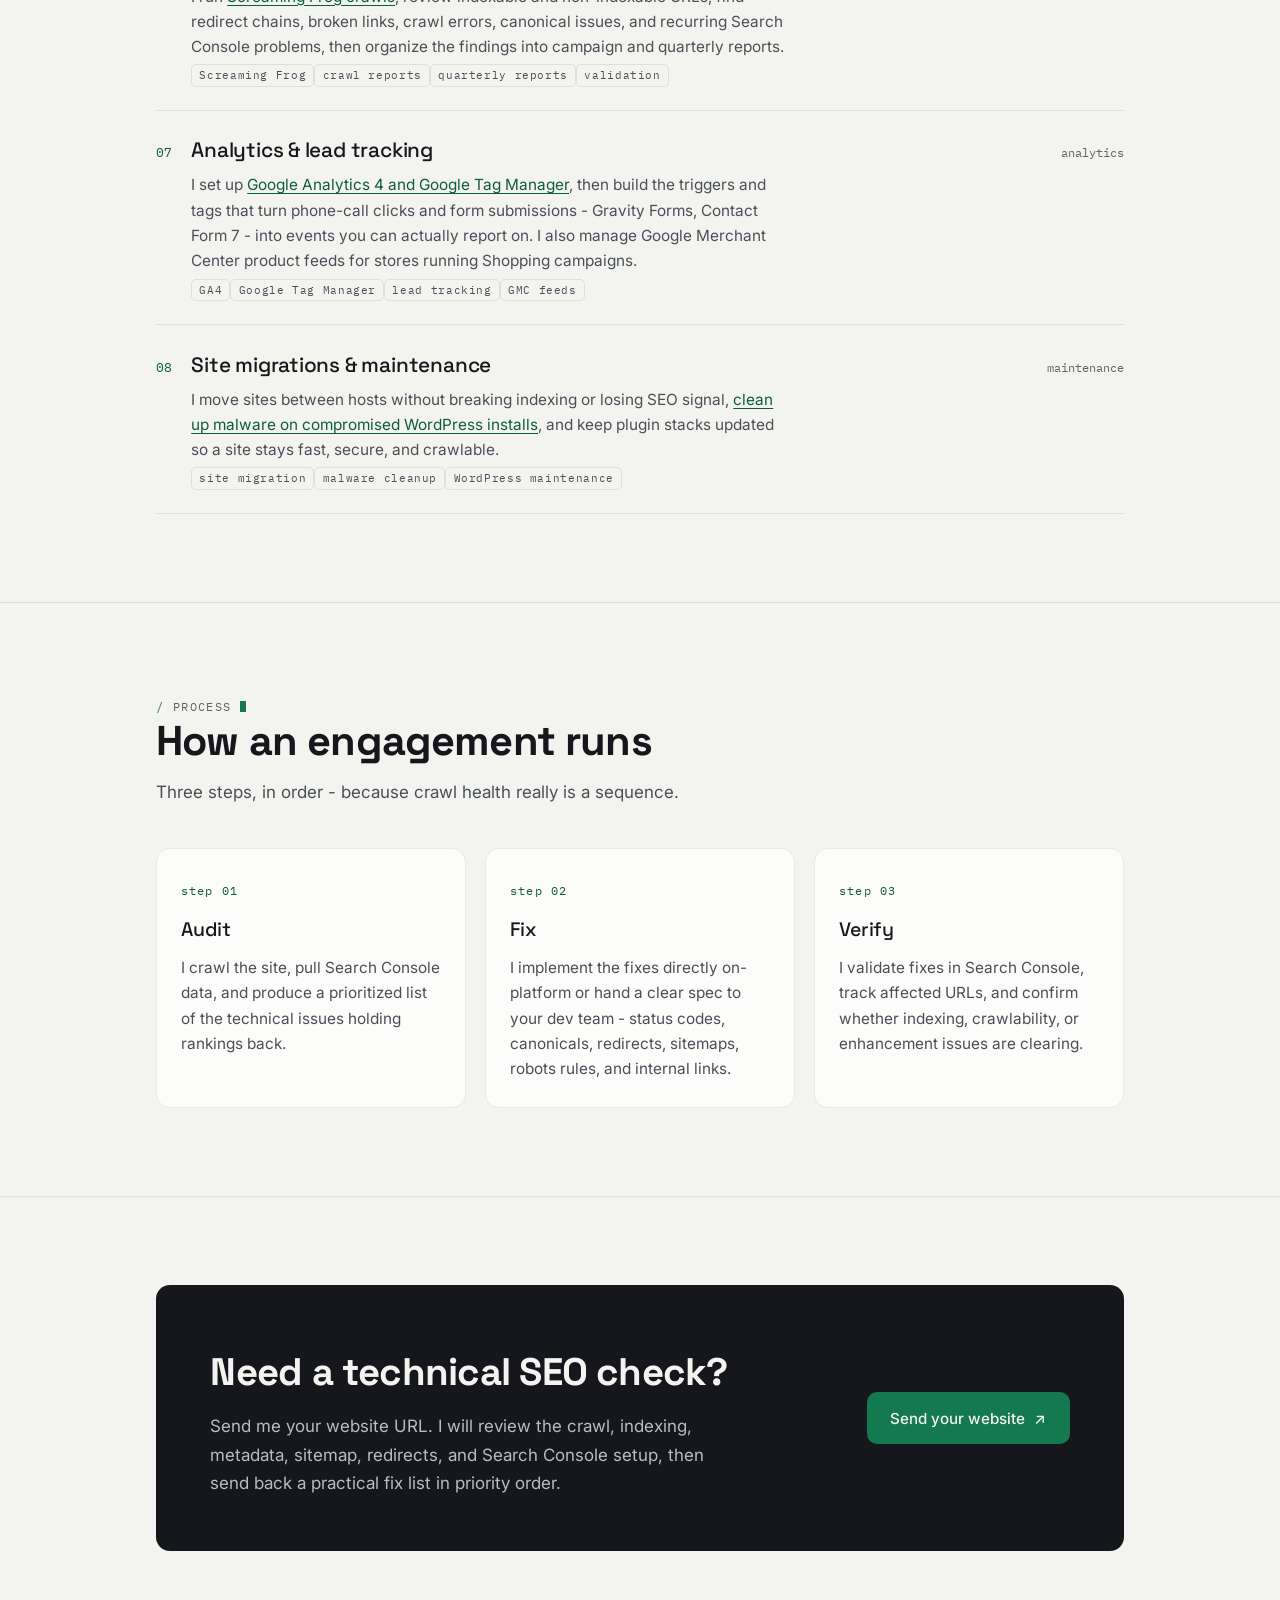
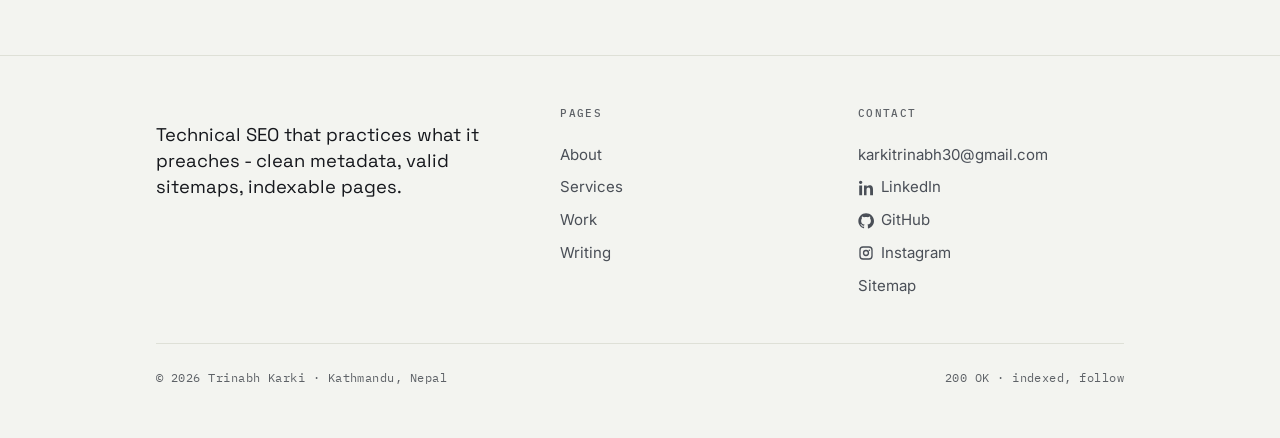
<file: services/index.html>
<!DOCTYPE html>
<html lang="en">
<head>
<meta charset="UTF-8">
<script>(function(){var r=document.documentElement;r.classList.add('js');try{var t=localStorage.getItem('theme');if(t==='light'||t==='dark'){r.setAttribute('data-theme',t);}}catch(e){}})();</script>
<meta name="viewport" content="width=device-width, initial-scale=1">
<meta name="theme-color" content="#F3F4F0" media="(prefers-color-scheme: light)">
<meta name="theme-color" content="#0C0E12" media="(prefers-color-scheme: dark)">
<title>Technical SEO Services | Indexing, Audits & Search Console — Trinabh Karki</title>
<meta name="description" content="Technical SEO services for indexing, crawl repair, redirects, XML sitemaps, Search Console, analytics, migrations and front-end implementation across major CMS platforms.">
<link rel="canonical" href="https://trinabh.com.np/services/">
<meta name="robots" content="index, follow">
<meta property="og:type" content="website">
<meta property="og:site_name" content="Trinabh Karki">
<meta property="og:title" content="Technical SEO Services | Indexing, Audits & Search Console — Trinabh Karki">
<meta property="og:description" content="Technical SEO services for indexing, crawl repair, redirects, XML sitemaps, Search Console, analytics, migrations and front-end implementation across major CMS platforms.">
<meta property="og:url" content="https://trinabh.com.np/services/">
<meta property="og:image" content="https://trinabh.com.np/images/og-banner.png">
<meta property="og:image:width" content="1200">
<meta property="og:image:height" content="630">
<meta property="og:image:alt" content="Trinabh Karki - Technical SEO Analyst">
<meta property="og:locale" content="en_NP">
<meta name="twitter:card" content="summary_large_image">
<meta name="twitter:title" content="Technical SEO Services | Indexing, Audits & Search Console — Trinabh Karki">
<meta name="twitter:description" content="Technical SEO services for indexing, crawl repair, redirects, XML sitemaps, Search Console, analytics, migrations and front-end implementation across major CMS platforms.">
<meta name="twitter:image" content="https://trinabh.com.np/images/og-banner.png">
<meta name="twitter:image:alt" content="Trinabh Karki - Technical SEO Analyst">
<link rel="icon" href="/favicon.ico" sizes="any">
<link rel="icon" type="image/png" href="/favicon.png">
<link rel="preconnect" href="https://fonts.googleapis.com">
<link rel="preconnect" href="https://fonts.gstatic.com" crossorigin>
<link href="https://fonts.googleapis.com/css2?family=IBM+Plex+Mono:wght@400;500&family=Inter:wght@400;500;600&family=Space+Grotesk:wght@500;700&display=swap" rel="stylesheet">
<link rel="stylesheet" href="/css/main.css">
<link rel="alternate" type="application/rss+xml" title="Trinabh Karki - Writing" href="/feed.xml">
<script type="application/ld+json">
{
  "@context": "https://schema.org",
  "@type": "Service",
  "name": "Technical SEO Audit and Indexing Repair",
  "provider": {
    "@type": "Person",
    "@id": "https://trinabh.com.np/#person",
    "name": "Trinabh Karki",
    "url": "https://trinabh.com.np/"
  },
  "areaServed": "Nepal",
  "serviceType": "Technical SEO",
  "description": "Technical SEO audits covering indexing, crawlability, canonicals, redirects, sitemaps, Google Search Console, Bing Webmaster Tools, Screaming Frog crawls, GA4/Google Tag Manager lead tracking, site migrations, malware cleanup, and CMS SEO issue resolution.",
  "url": "https://trinabh.com.np/services/"
}
</script>
<script type="application/ld+json">
{
  "@context": "https://schema.org",
  "@type": "BreadcrumbList",
  "itemListElement": [
    { "@type": "ListItem", "position": 1, "name": "Home", "item": "https://trinabh.com.np/" },
    { "@type": "ListItem", "position": 2, "name": "Services", "item": "https://trinabh.com.np/services/" }
  ]
}
</script>
</head>
<body>
<a class="skip-link" href="#main">Skip to content</a>

<header class="site-head">
  <div class="wrap head-inner">
    <a class="brand" href="/"><span class="brand-mark">T</span><span class="brand-name">Trinabh Karki<span>Technical SEO</span></span></a>
    <nav class="nav" id="primary-nav" aria-label="Primary">
      <a href="/">Home</a><a href="/about/">About</a>
      <a href="/services/" aria-current="page">Services</a>
      <a href="/projects/">Work</a><a href="/blog/">Writing</a>
    </nav>
    <a class="head-cta" href="mailto:karkitrinabh30@gmail.com?subject=Technical%20SEO%20Help"><span class="dot"></span>available for SEO work</a>
    <button class="theme-toggle" aria-label="Toggle dark mode" aria-pressed="false">
      <svg class="icon-sun" viewBox="0 0 24 24" fill="none" stroke="currentColor" stroke-width="2" stroke-linecap="round" stroke-linejoin="round" aria-hidden="true"><circle cx="12" cy="12" r="4"></circle><path d="M12 2v2M12 20v2M4.93 4.93l1.41 1.41M17.66 17.66l1.41 1.41M2 12h2M20 12h2M6.34 17.66l-1.41 1.41M19.07 4.93l-1.41 1.41"></path></svg>
      <svg class="icon-moon" viewBox="0 0 24 24" fill="none" stroke="currentColor" stroke-width="2" stroke-linecap="round" stroke-linejoin="round" aria-hidden="true"><path d="M21 12.79A9 9 0 1 1 11.21 3 7 7 0 0 0 21 12.79z"></path></svg>
    </button>
    <button class="nav-toggle" aria-label="Menu" aria-controls="primary-nav" aria-expanded="false"><span></span><span></span><span></span></button>
  </div>
</header>

<main id="main">
  <section class="page-head">
    <div class="wrap">
      <p class="eyebrow"><span class="token"><span class="slash">/</span> services</span></p>
      <h1>Fixes that move pages from <code>noindex</code> to ranked.</h1>
      <p>I focus on the technical layer - the part of SEO that's about code, configuration, and crawl signals rather than guesswork. Here's where I help.</p>
    </div>
  </section>

  <section class="section" style="padding-top:1.5rem">
    <div class="wrap">
      <h2 class="mt-0" style="font-family:var(--display); font-weight:700; font-size:clamp(1.6rem, 3.4vw, 2.2rem); margin-bottom:1.8rem; letter-spacing: -.02em;">Technical Services</h2>
      <div class="rows reveal">
        <div class="row" id="crawl-repair" style="cursor:default">
          <span class="row-no">01</span>
          <span>
            <h3>Indexing & crawl repair</h3>
            <p>When pages won't show up in Google, the cause is usually technical. I audit and fix the signals that block indexing - stray <code>noindex</code> tags, <a href="/projects/#soft-404">Soft 404s</a> on empty or thin pages, misfiring canonicals, and pages walled off in robots.txt.</p>
            <div class="tags"><span class="tag">noindex audit</span><span class="tag">Soft 404</span><span class="tag">canonical</span><span class="tag">crawl budget</span></div>
          </span>
          <span class="row-meta">indexing</span>
        </div>
        <div class="row" id="redirects" style="cursor:default">
          <span class="row-no">02</span>
          <span>
            <h3>Redirect & broken-link audits</h3>
            <p>I track down <a href="/projects/#redirect-chain">3xx redirect chains and loops</a>, repair 4xx errors, and map legacy URLs to clean single-hop redirects after migrations - so link equity and crawl budget stop leaking.</p>
            <div class="tags"><span class="tag">301 mapping</span><span class="tag">redirect chains</span><span class="tag">404 repair</span></div>
          </span>
          <span class="row-meta">links</span>
        </div>
        <div class="row" id="sitemaps" style="cursor:default">
          <span class="row-no">03</span>
          <span>
            <h3>Sitemap architecture</h3>
            <p>For large stores I create and <a href="/projects/#sitemap-architecture">split XML sitemaps into logical groups</a> - products, blog, and static pages - so search engines can find, read, and track every URL instead of choking on one giant file.</p>
            <div class="tags"><span class="tag">XML sitemaps</span><span class="tag">sitemap index</span><span class="tag">crawl coverage</span></div>
          </span>
          <span class="row-meta">structure</span>
        </div>
        <div class="row" id="search-console" style="cursor:default">
          <span class="row-no">04</span>
          <span>
            <h3>Search Console & Bing setup</h3>
            <p><a href="/projects/#search-console-launch">New site launches</a> done right: I handle verification through DNS, HTML files, meta tags, CMS settings, and hosting panels, then connect sitemaps so crawling starts immediately.</p>
            <div class="tags"><span class="tag">GSC verification</span><span class="tag">Bing Webmaster</span><span class="tag">DNS / TXT</span><span class="tag">HTML file</span><span class="tag">meta tag</span></div>
          </span>
          <span class="row-meta">setup</span>
        </div>
        <div class="row" style="cursor:default">
          <span class="row-no">05</span>
          <span>
            <h3>On-platform front-end fixes</h3>
            <p>Hands-on implementation across WordPress, Shopify, Webflow, Magento, Wix, Squarespace, BigCommerce, Joomla, MODX, Sanity, static sites, headless CMS builds, and cPanel-based websites.</p>
            <div class="tags"><span class="tag">WordPress</span><span class="tag">Shopify Liquid</span><span class="tag">Webflow</span><span class="tag">Magento</span><span class="tag">cPanel</span></div>
          </span>
          <span class="row-meta">front-end</span>
        </div>
        <div class="row" id="technical-audits" style="cursor:default">
          <span class="row-no">06</span>
          <span>
            <h3>Technical audits & reporting</h3>
            <p>I run <a href="/blog/technical-seo-audit-checklist/">Screaming Frog crawls</a>, review indexable and non-indexable URLs, find redirect chains, broken links, crawl errors, canonical issues, and recurring Search Console problems, then organize the findings into campaign and quarterly reports.</p>
            <div class="tags"><span class="tag">Screaming Frog</span><span class="tag">crawl reports</span><span class="tag">quarterly reports</span><span class="tag">validation</span></div>
          </span>
          <span class="row-meta">reporting</span>
        </div>
        <div class="row" id="analytics" style="cursor:default">
          <span class="row-no">07</span>
          <span>
            <h3>Analytics & lead tracking</h3>
            <p>I set up <a href="/projects/#ga4-lead-tracking">Google Analytics 4 and Google Tag Manager</a>, then build the triggers and tags that turn phone-call clicks and form submissions - Gravity Forms, Contact Form 7 - into events you can actually report on. I also manage Google Merchant Center product feeds for stores running Shopping campaigns.</p>
            <div class="tags"><span class="tag">GA4</span><span class="tag">Google Tag Manager</span><span class="tag">lead tracking</span><span class="tag">GMC feeds</span></div>
          </span>
          <span class="row-meta">analytics</span>
        </div>
        <div class="row" id="migrations" style="cursor:default">
          <span class="row-no">08</span>
          <span>
            <h3>Site migrations & maintenance</h3>
            <p>I move sites between hosts without breaking indexing or losing SEO signal, <a href="/projects/#wordpress-malware">clean up malware on compromised WordPress installs</a>, and keep plugin stacks updated so a site stays fast, secure, and crawlable.</p>
            <div class="tags"><span class="tag">site migration</span><span class="tag">malware cleanup</span><span class="tag">WordPress maintenance</span></div>
          </span>
          <span class="row-meta">maintenance</span>
        </div>
      </div>
    </div>
  </section>

  <section class="section">
    <div class="wrap">
      <div class="section-head reveal">
        <p class="eyebrow"><span class="token"><span class="slash">/</span> process</span></p>
        <h2>How an engagement runs</h2>
        <p>Three steps, in order - because crawl health really is a sequence.</p>
      </div>
      <div class="grid grid-3">
        <article class="card reveal"><span class="num">step 01</span><h3>Audit</h3><p>I crawl the site, pull Search Console data, and produce a prioritized list of the technical issues holding rankings back.</p></article>
        <article class="card reveal"><span class="num">step 02</span><h3>Fix</h3><p>I implement the fixes directly on-platform or hand a clear spec to your dev team - status codes, canonicals, redirects, sitemaps, robots rules, and internal links.</p></article>
        <article class="card reveal"><span class="num">step 03</span><h3>Verify</h3><p>I validate fixes in Search Console, track affected URLs, and confirm whether indexing, crawlability, or enhancement issues are clearing.</p></article>
      </div>
    </div>
  </section>

  <section class="section">
    <div class="wrap">
      <div class="band reveal">
        <div>
          <h2>Need a technical SEO check?</h2>
          <p>Send me your website URL. I will review the crawl, indexing, metadata, sitemap, redirects, and Search Console setup, then send back a practical fix list in priority order.</p>
        </div>
        <a class="btn btn-primary" href="mailto:karkitrinabh30@gmail.com?subject=Technical%20SEO%20Check%20for%20My%20Website">Send your website <span class="arrow">↗</span></a>
      </div>
    </div>
  </section>
</main>

<footer class="site-foot">
  <div class="wrap">
    <div class="foot-grid">
      <div><p class="foot-lead">Technical SEO that practices what it preaches - clean metadata, valid sitemaps, indexable pages.</p></div>
      <div><h3>Pages</h3><a href="/about/">About</a><a href="/services/">Services</a><a href="/projects/">Work</a><a href="/blog/">Writing</a></div>
      <div><h3>Contact</h3><a href="mailto:karkitrinabh30@gmail.com">karkitrinabh30@gmail.com</a><a class="social-link" href="https://www.linkedin.com/in/trinabhkarki/" target="_blank" rel="noopener noreferrer" aria-label="LinkedIn profile"><svg viewBox="-1.5 0 24 24" aria-hidden="true"><path d="M4.98 3.5C4.98 4.88 3.86 6 2.5 6S0 4.88 0 3.5 1.12 1 2.5 1s2.48 1.12 2.48 2.5ZM.35 8.1h4.3V23H.35V8.1Zm7.15 0h4.12v2.03h.06c.57-1.08 1.98-2.22 4.07-2.22C20.1 7.91 21 10.77 21 14.49V23h-4.3v-7.54c0-1.8-.03-4.12-2.51-4.12-2.51 0-2.9 1.96-2.9 3.99V23H7.5V8.1Z"/></svg><span>LinkedIn</span></a><a class="social-link" href="https://github.com/trinabhk" target="_blank" rel="noopener noreferrer" aria-label="GitHub profile"><svg viewBox="0 0 24 24" aria-hidden="true"><path d="M12 .5C5.73.5.5 5.73.5 12c0 5.09 3.29 9.39 7.86 10.91.57.1.79-.25.79-.55 0-.27-.01-1.13-.02-2.05-3.2.7-3.88-1.35-3.88-1.35-.53-1.34-1.29-1.7-1.29-1.7-1.05-.72.08-.71.08-.71 1.17.08 1.78 1.2 1.78 1.2 1.04 1.78 2.73 1.27 3.4.97.1-.75.4-1.27.73-1.56-2.55-.29-5.23-1.28-5.23-5.68 0-1.25.45-2.28 1.18-3.08-.12-.29-.51-1.46.11-3.04 0 0 .96-.31 3.15 1.18.91-.25 1.89-.38 2.86-.38.97 0 1.95.13 2.86.38 2.18-1.49 3.14-1.18 3.14-1.18.63 1.58.23 2.75.11 3.04.74.8 1.18 1.83 1.18 3.08 0 4.41-2.69 5.39-5.25 5.67.41.36.78 1.08.78 2.17 0 1.57-.01 2.83-.01 3.22 0 .3.21.66.79.55C20.71 21.39 24 17.09 24 12c0-6.27-5.23-11.5-12-11.5Z"/></svg><span>GitHub</span></a><a class="social-link" href="https://www.instagram.com/trinabhkarki_/" target="_blank" rel="noopener noreferrer" aria-label="Instagram profile"><svg viewBox="0 0 24 24" aria-hidden="true"><path d="M7.5 2h9A5.5 5.5 0 0 1 22 7.5v9A5.5 5.5 0 0 1 16.5 22h-9A5.5 5.5 0 0 1 2 16.5v-9A5.5 5.5 0 0 1 7.5 2Zm0 2A3.5 3.5 0 0 0 4 7.5v9A3.5 3.5 0 0 0 7.5 20h9a3.5 3.5 0 0 0 3.5-3.5v-9A3.5 3.5 0 0 0 16.5 4h-9Zm4.5 3.3A4.7 4.7 0 1 1 12 16.7a4.7 4.7 0 0 1 0-9.4Zm0 2A2.7 2.7 0 1 0 12 14.7a2.7 2.7 0 0 0 0-5.4Zm5.1-2.65a1.1 1.1 0 1 1-1.1 1.1 1.1 1.1 0 0 1 1.1-1.1Z"/></svg><span>Instagram</span></a><a href="/sitemap.xml">Sitemap</a></div>
    </div>
    <div class="foot-base"><span>© 2026 Trinabh Karki · Kathmandu, Nepal</span><span>200 OK · indexed, follow</span></div>
  </div>
</footer>

<script src="/js/site.js"></script>
</body>
</html>
</file>
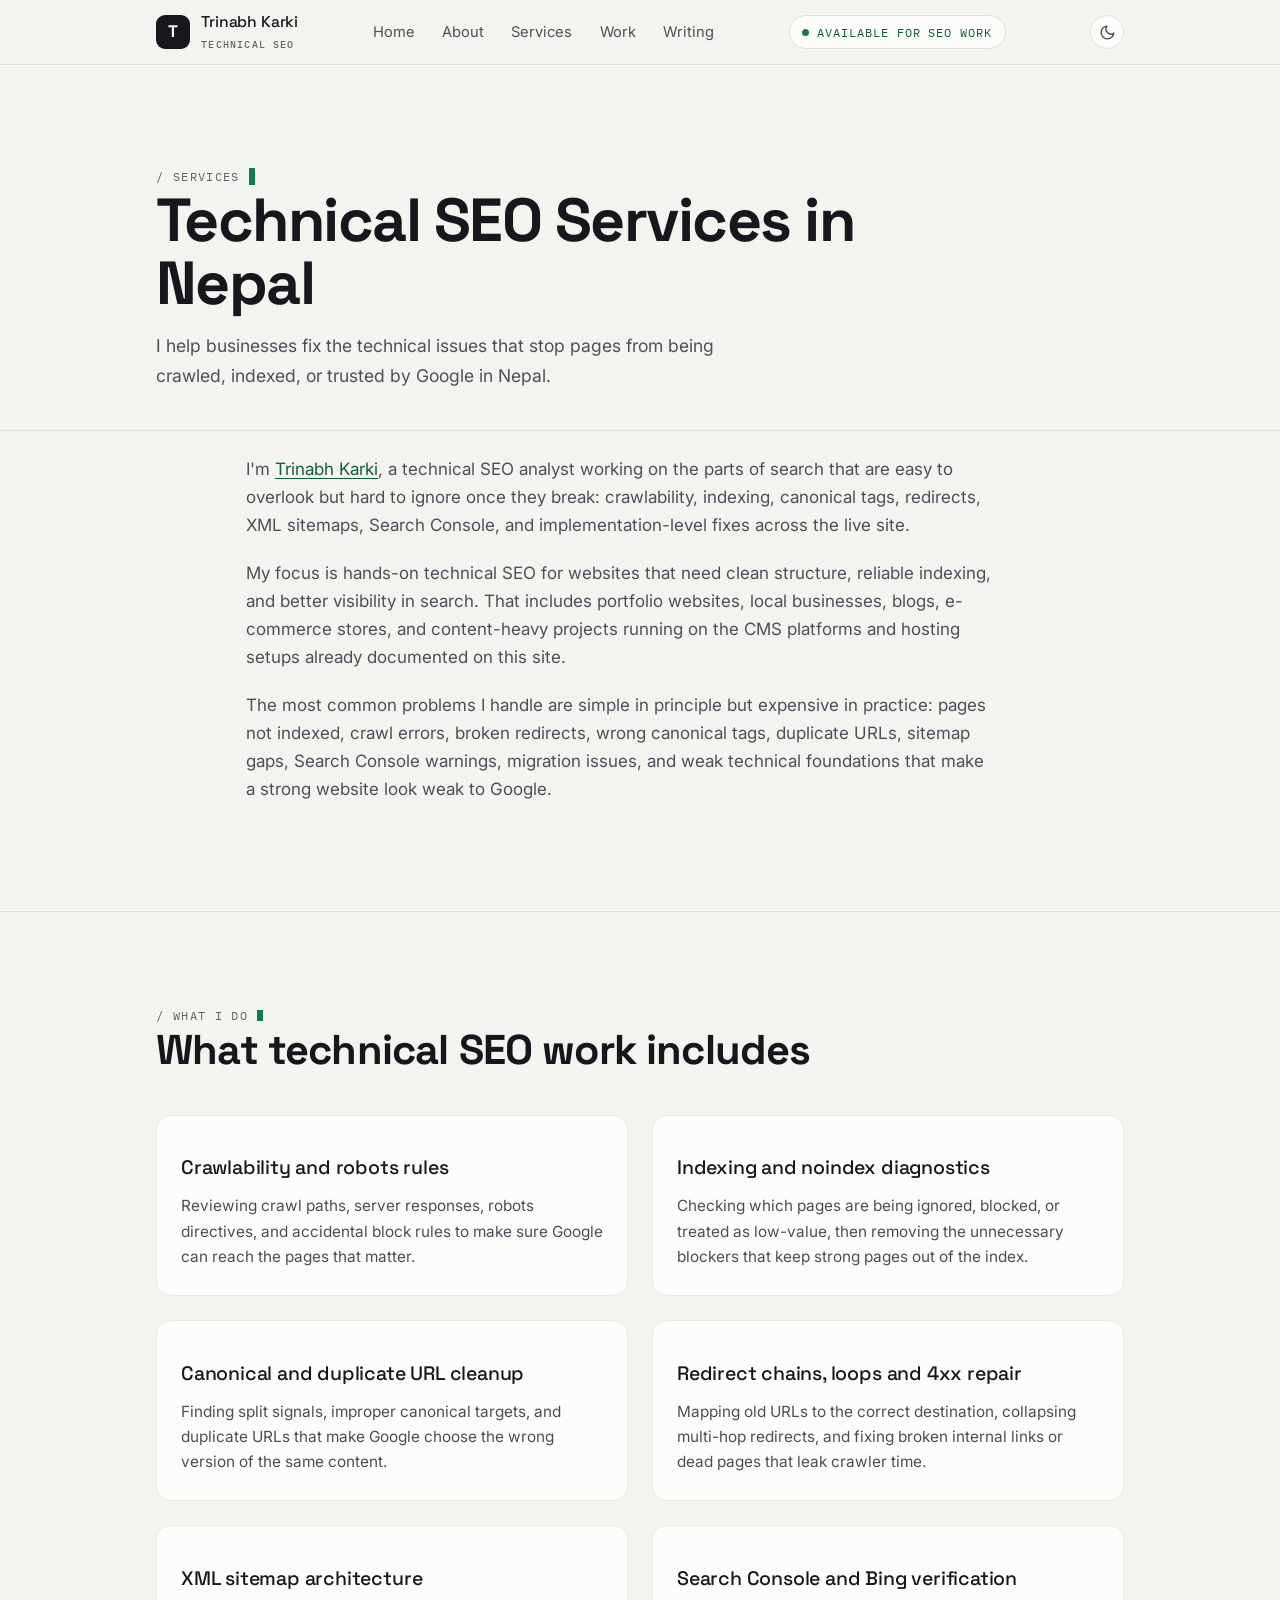
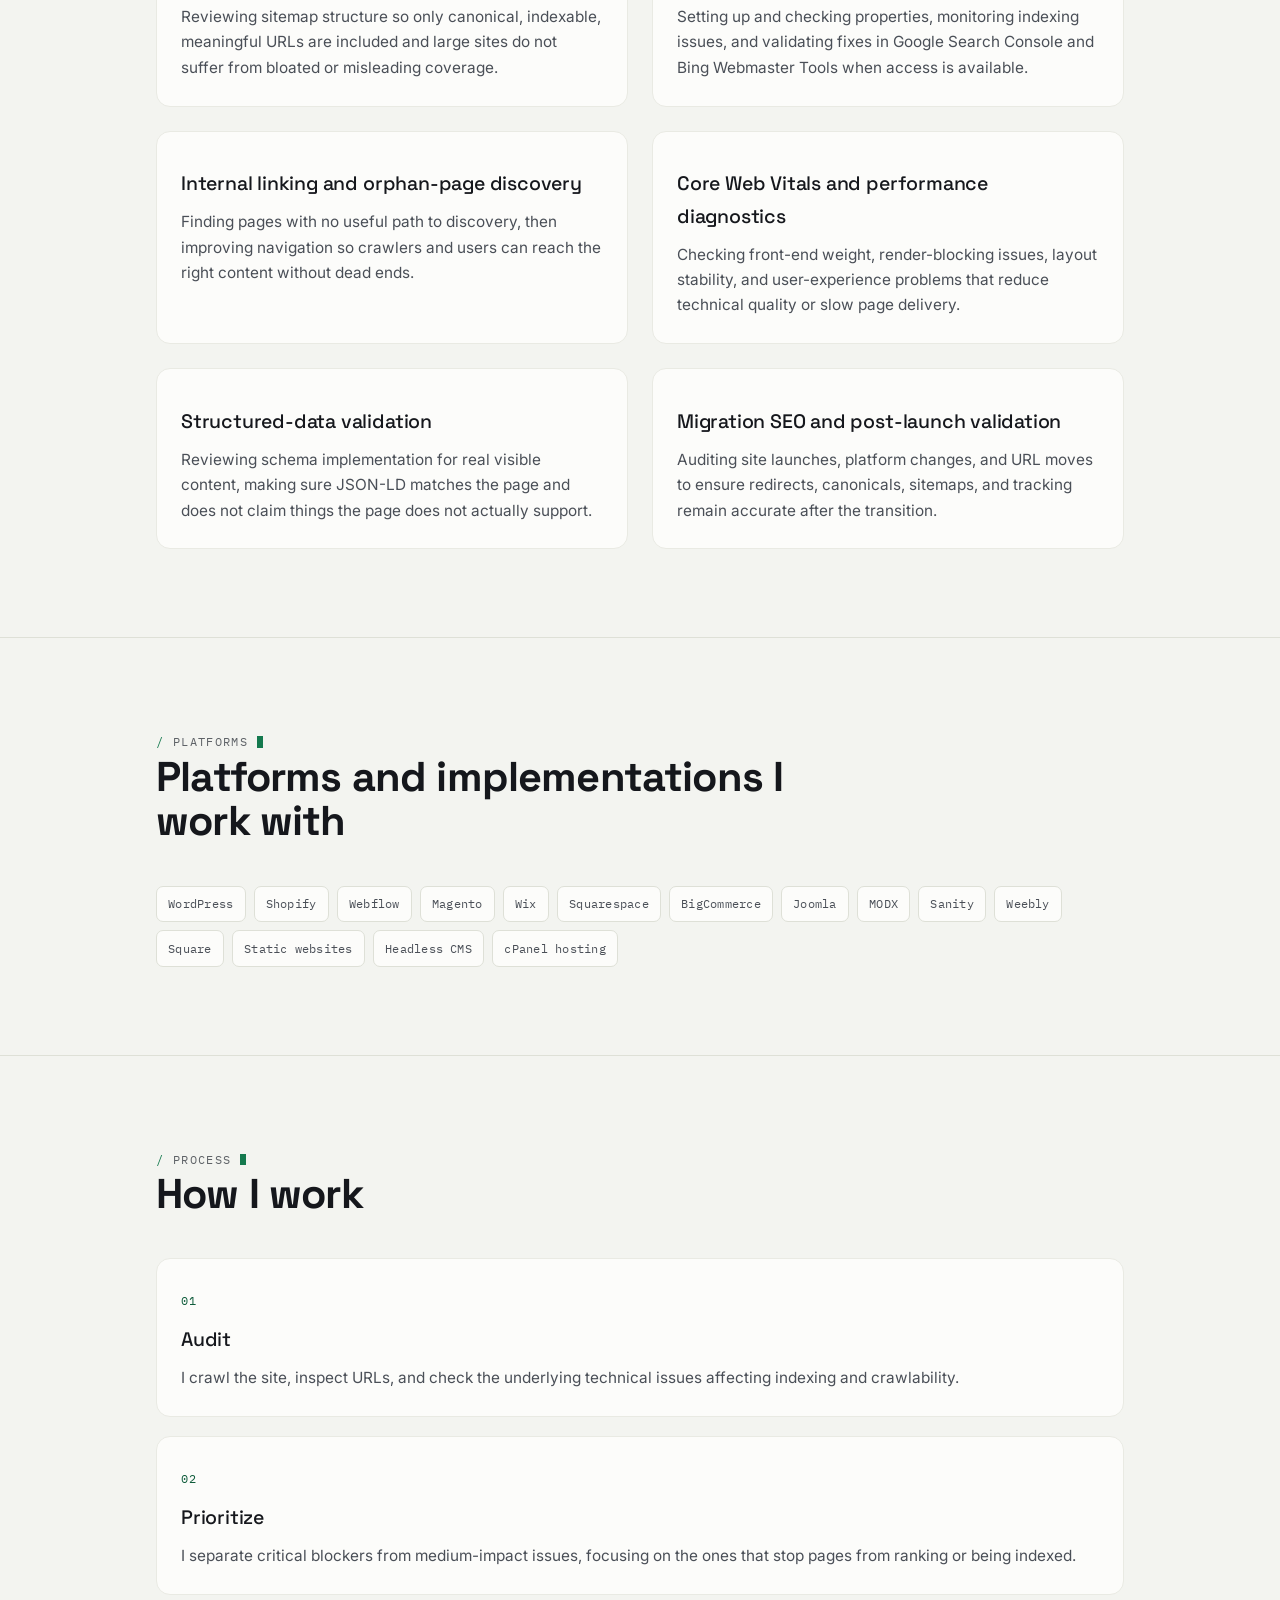
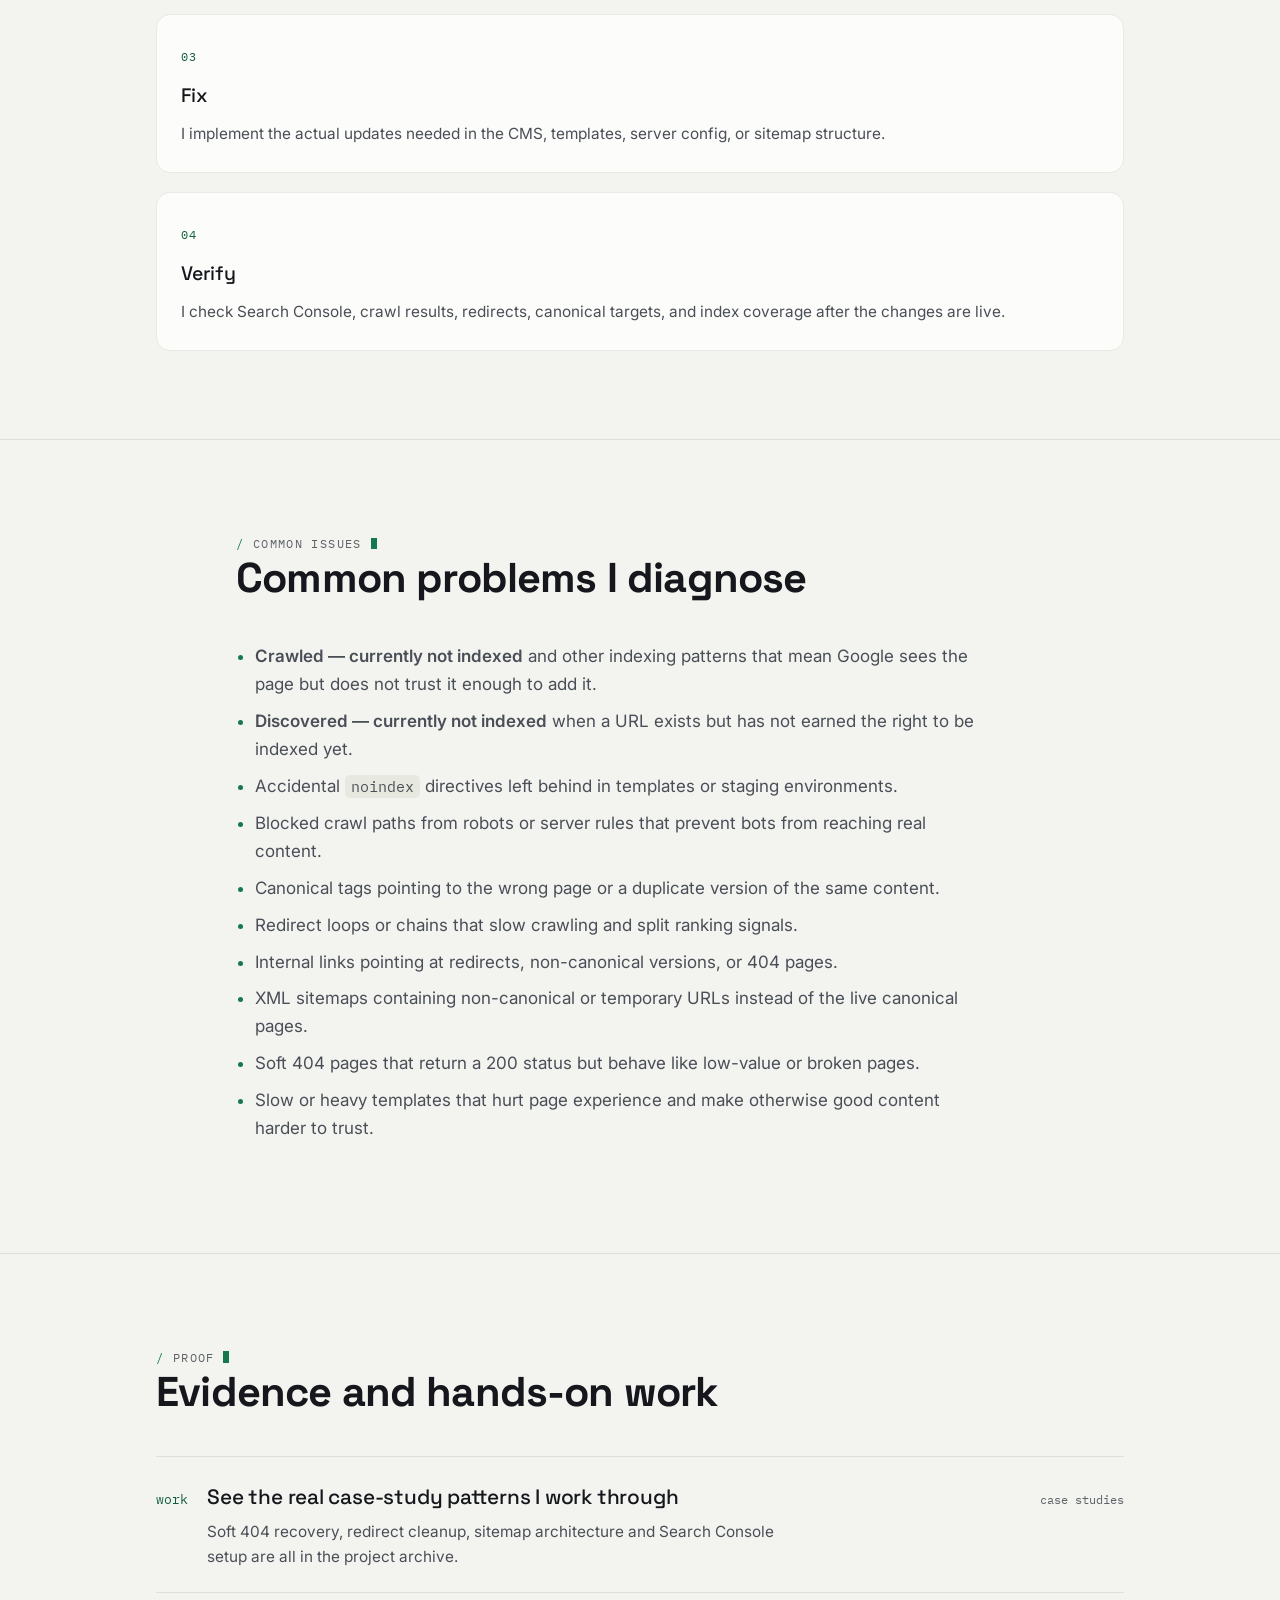
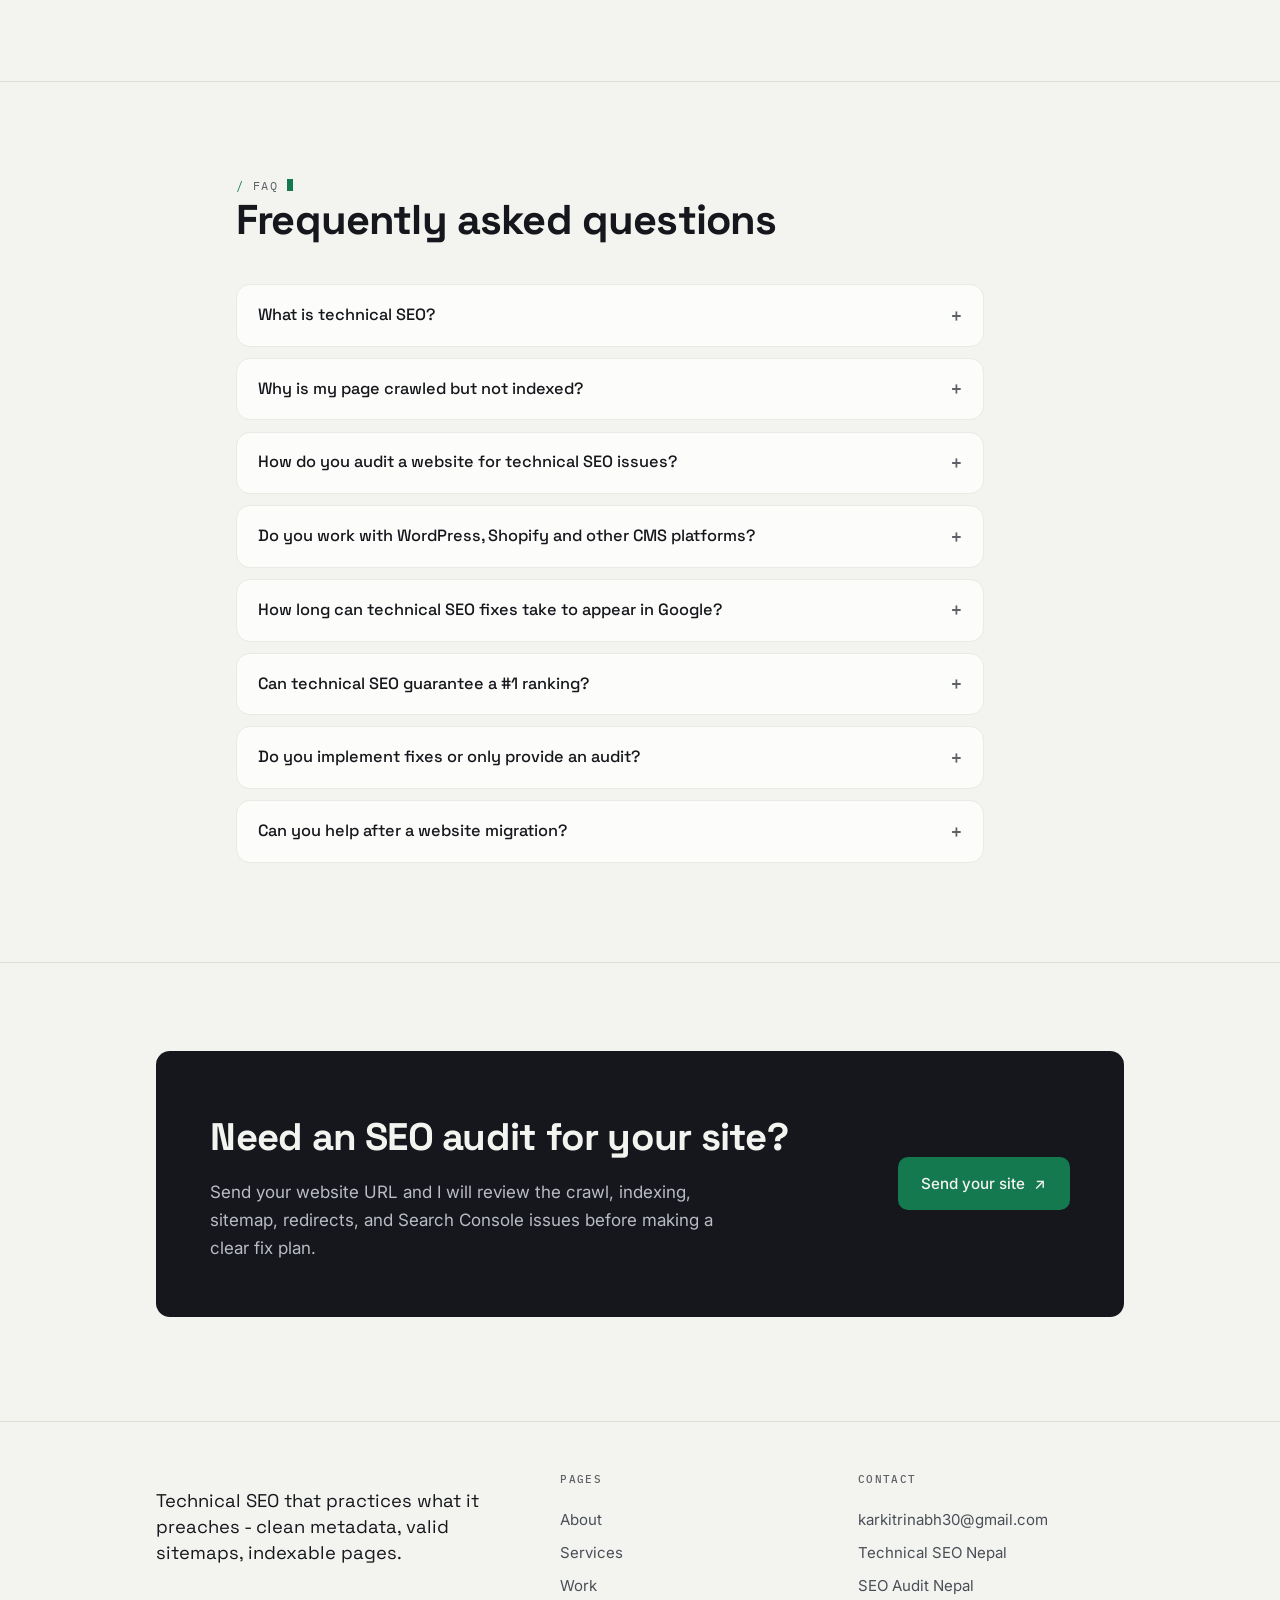
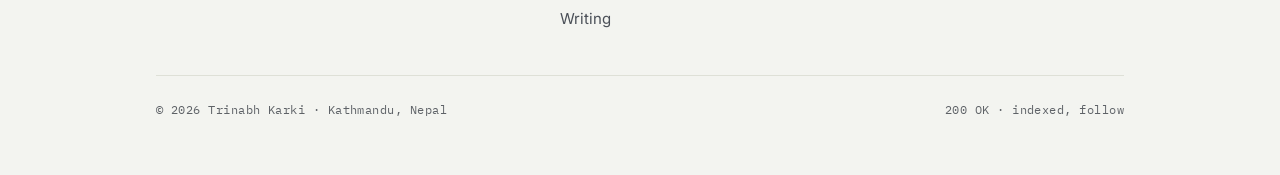
<file: technical-seo-nepal/index.html>
<!DOCTYPE html>
<html lang="en">
<head>
<meta charset="UTF-8">
<script>(function(){var r=document.documentElement;r.classList.add('js');try{var t=localStorage.getItem('theme');if(t==='light'||t==='dark'){r.setAttribute('data-theme',t);}}catch(e){}})();</script>
<meta name="viewport" content="width=device-width, initial-scale=1">
<meta name="theme-color" content="#F3F4F0" media="(prefers-color-scheme: light)">
<meta name="theme-color" content="#0C0E12" media="(prefers-color-scheme: dark)">
<title>Technical SEO Nepal | Audits, Indexing & Crawl Fixes — Trinabh Karki</title>
<meta name="description" content="Technical SEO services in Nepal for crawlability, indexing, canonicals, redirects, XML sitemaps, Search Console, Core Web Vitals and technical site audits.">
<link rel="canonical" href="https://trinabh.com.np/technical-seo-nepal/">
<meta name="robots" content="index, follow">
<meta property="og:type" content="website">
<meta property="og:site_name" content="Trinabh Karki">
<meta property="og:title" content="Technical SEO Nepal | Audits, Indexing & Crawl Fixes — Trinabh Karki">
<meta property="og:description" content="Technical SEO services in Nepal for crawlability, indexing, canonicals, redirects, XML sitemaps, Search Console and technical site audits.">
<meta property="og:url" content="https://trinabh.com.np/technical-seo-nepal/">
<meta property="og:image" content="https://trinabh.com.np/images/og-banner.png">
<meta property="og:image:width" content="1200">
<meta property="og:image:height" content="630">
<meta property="og:image:alt" content="Trinabh Karki - Technical SEO Analyst">
<meta property="og:locale" content="en_NP">
<meta name="twitter:card" content="summary_large_image">
<meta name="twitter:title" content="Technical SEO Nepal | Audits, Indexing & Crawl Fixes — Trinabh Karki">
<meta name="twitter:description" content="Technical SEO services in Nepal for crawlability, indexing, canonicals, redirects, XML sitemaps, Search Console and technical site audits.">
<meta name="twitter:image" content="https://trinabh.com.np/images/og-banner.png">
<meta name="twitter:image:alt" content="Trinabh Karki - Technical SEO Analyst">
<link rel="icon" href="/favicon.ico" sizes="any">
<link rel="icon" type="image/png" href="/favicon.png">
<link rel="preconnect" href="https://fonts.googleapis.com">
<link rel="preconnect" href="https://fonts.gstatic.com" crossorigin>
<link href="https://fonts.googleapis.com/css2?family=IBM+Plex+Mono:wght@400;500&family=Inter:wght@400;500;600&family=Space+Grotesk:wght@500;700&display=swap" rel="stylesheet">
<link rel="stylesheet" href="/css/main.css">
<link rel="alternate" type="application/rss+xml" title="Trinabh Karki - Writing" href="/feed.xml">
<script type="application/ld+json">
{
  "@context": "https://schema.org",
  "@graph": [
    {
      "@type": "Service",
      "@id": "https://trinabh.com.np/technical-seo-nepal/#service",
      "name": "Technical SEO Services in Nepal",
      "provider": { "@id": "https://trinabh.com.np/#person" },
      "areaServed": "Nepal",
      "serviceType": "Technical SEO",
      "url": "https://trinabh.com.np/technical-seo-nepal/",
      "description": "Technical SEO services in Nepal covering crawlability, indexing, canonicals, redirects, XML sitemaps, Search Console, Core Web Vitals and technical site audits."
    },
    {
      "@type": "BreadcrumbList",
      "itemListElement": [
        { "@type": "ListItem", "position": 1, "name": "Home", "item": "https://trinabh.com.np/" },
        { "@type": "ListItem", "position": 2, "name": "Services", "item": "https://trinabh.com.np/services/" },
        { "@type": "ListItem", "position": 3, "name": "Technical SEO Nepal", "item": "https://trinabh.com.np/technical-seo-nepal/" }
      ]
    }
  ]
}
</script>
</head>
<body>
<a class="skip-link" href="#main">Skip to content</a>

<header class="site-head">
  <div class="wrap head-inner">
    <a class="brand" href="/"><span class="brand-mark">T</span><span class="brand-name">Trinabh Karki<span>Technical SEO</span></span></a>
    <nav class="nav" id="primary-nav" aria-label="Primary">
      <a href="/">Home</a>
      <a href="/about/">About</a>
      <a href="/services/">Services</a>
      <a href="/projects/">Work</a>
      <a href="/blog/">Writing</a>
    </nav>
    <a class="head-cta" href="mailto:karkitrinabh30@gmail.com?subject=Technical%20SEO%20Help"><span class="dot"></span>available for SEO work</a>
    <button class="theme-toggle" aria-label="Toggle dark mode" aria-pressed="false">
      <svg class="icon-sun" viewBox="0 0 24 24" fill="none" stroke="currentColor" stroke-width="2" stroke-linecap="round" stroke-linejoin="round" aria-hidden="true"><circle cx="12" cy="12" r="4"></circle><path d="M12 2v2M12 20v2M4.93 4.93l1.41 1.41M17.66 17.66l1.41 1.41M2 12h2M20 12h2M6.34 17.66l-1.41 1.41M19.07 4.93l-1.41 1.41"></path></svg>
      <svg class="icon-moon" viewBox="0 0 24 24" fill="none" stroke="currentColor" stroke-width="2" stroke-linecap="round" stroke-linejoin="round" aria-hidden="true"><path d="M21 12.79A9 9 0 1 1 11.21 3 7 7 0 0 0 21 12.79z"></path></svg>
    </button>
    <button class="nav-toggle" aria-label="Menu" aria-controls="primary-nav" aria-expanded="false"><span></span><span></span><span></span></button>
  </div>
</header>

<main id="main">
  <section class="page-head">
    <div class="wrap">
      <p class="eyebrow"><span class="token"><span class="slash">/</span> services</span></p>
      <h1>Technical SEO Services in Nepal</h1>
      <p>I help businesses fix the technical issues that stop pages from being crawled, indexed, or trusted by Google in Nepal.</p>
    </div>
  </section>

  <section class="section" style="padding-top:1.5rem">
    <div class="wrap" style="max-width:900px">
      <div class="prose reveal">
        <p>I'm <a href="/about/">Trinabh Karki</a>, a technical SEO analyst working on the parts of search that are easy to overlook but hard to ignore once they break: crawlability, indexing, canonical tags, redirects, XML sitemaps, Search Console, and implementation-level fixes across the live site.</p>
        <p>My focus is hands-on technical SEO for websites that need clean structure, reliable indexing, and better visibility in search. That includes portfolio websites, local businesses, blogs, e-commerce stores, and content-heavy projects running on the CMS platforms and hosting setups already documented on this site.</p>
        <p>The most common problems I handle are simple in principle but expensive in practice: pages not indexed, crawl errors, broken redirects, wrong canonical tags, duplicate URLs, sitemap gaps, Search Console warnings, migration issues, and weak technical foundations that make a strong website look weak to Google.</p>
      </div>
    </div>
  </section>

  <section class="section">
    <div class="wrap">
      <div class="section-head reveal">
        <p class="eyebrow"><span class="token"><span class="slash">/</span> what I do</span></p>
        <h2>What technical SEO work includes</h2>
      </div>
      <div class="grid grid-2 reveal" style="gap:1.5rem">
        <article class="card">
          <h3>Crawlability and robots rules</h3>
          <p>Reviewing crawl paths, server responses, robots directives, and accidental block rules to make sure Google can reach the pages that matter.</p>
        </article>
        <article class="card">
          <h3>Indexing and noindex diagnostics</h3>
          <p>Checking which pages are being ignored, blocked, or treated as low-value, then removing the unnecessary blockers that keep strong pages out of the index.</p>
        </article>
        <article class="card">
          <h3>Canonical and duplicate URL cleanup</h3>
          <p>Finding split signals, improper canonical targets, and duplicate URLs that make Google choose the wrong version of the same content.</p>
        </article>
        <article class="card">
          <h3>Redirect chains, loops and 4xx repair</h3>
          <p>Mapping old URLs to the correct destination, collapsing multi-hop redirects, and fixing broken internal links or dead pages that leak crawler time.</p>
        </article>
        <article class="card">
          <h3>XML sitemap architecture</h3>
          <p>Reviewing sitemap structure so only canonical, indexable, meaningful URLs are included and large sites do not suffer from bloated or misleading coverage.</p>
        </article>
        <article class="card">
          <h3>Search Console and Bing verification</h3>
          <p>Setting up and checking properties, monitoring indexing issues, and validating fixes in Google Search Console and Bing Webmaster Tools when access is available.</p>
        </article>
        <article class="card">
          <h3>Internal linking and orphan-page discovery</h3>
          <p>Finding pages with no useful path to discovery, then improving navigation so crawlers and users can reach the right content without dead ends.</p>
        </article>
        <article class="card">
          <h3>Core Web Vitals and performance diagnostics</h3>
          <p>Checking front-end weight, render-blocking issues, layout stability, and user-experience problems that reduce technical quality or slow page delivery.</p>
        </article>
        <article class="card">
          <h3>Structured-data validation</h3>
          <p>Reviewing schema implementation for real visible content, making sure JSON-LD matches the page and does not claim things the page does not actually support.</p>
        </article>
        <article class="card">
          <h3>Migration SEO and post-launch validation</h3>
          <p>Auditing site launches, platform changes, and URL moves to ensure redirects, canonicals, sitemaps, and tracking remain accurate after the transition.</p>
        </article>
      </div>
    </div>
  </section>

  <section class="section">
    <div class="wrap">
      <div class="section-head reveal">
        <p class="eyebrow"><span class="token"><span class="slash">/</span> platforms</span></p>
        <h2>Platforms and implementations I work with</h2>
      </div>
      <div class="chips reveal">
        <span class="chip">WordPress</span><span class="chip">Shopify</span><span class="chip">Webflow</span><span class="chip">Magento</span><span class="chip">Wix</span><span class="chip">Squarespace</span><span class="chip">BigCommerce</span><span class="chip">Joomla</span><span class="chip">MODX</span><span class="chip">Sanity</span><span class="chip">Weebly</span><span class="chip">Square</span><span class="chip">Static websites</span><span class="chip">Headless CMS</span><span class="chip">cPanel hosting</span>
      </div>
    </div>
  </section>

  <section class="section">
    <div class="wrap">
      <div class="section-head reveal">
        <p class="eyebrow"><span class="token"><span class="slash">/</span> process</span></p>
        <h2>How I work</h2>
      </div>
      <div class="grid grid-4 reveal" style="gap:1.2rem">
        <article class="card"><span class="num">01</span><h3>Audit</h3><p>I crawl the site, inspect URLs, and check the underlying technical issues affecting indexing and crawlability.</p></article>
        <article class="card"><span class="num">02</span><h3>Prioritize</h3><p>I separate critical blockers from medium-impact issues, focusing on the ones that stop pages from ranking or being indexed.</p></article>
        <article class="card"><span class="num">03</span><h3>Fix</h3><p>I implement the actual updates needed in the CMS, templates, server config, or sitemap structure.</p></article>
        <article class="card"><span class="num">04</span><h3>Verify</h3><p>I check Search Console, crawl results, redirects, canonical targets, and index coverage after the changes are live.</p></article>
      </div>
    </div>
  </section>

  <section class="section">
    <div class="wrap" style="max-width:920px">
      <div class="section-head reveal">
        <p class="eyebrow"><span class="token"><span class="slash">/</span> common issues</span></p>
        <h2>Common problems I diagnose</h2>
      </div>
      <div class="prose reveal">
        <ul>
          <li><strong>Crawled — currently not indexed</strong> and other indexing patterns that mean Google sees the page but does not trust it enough to add it.</li>
          <li><strong>Discovered — currently not indexed</strong> when a URL exists but has not earned the right to be indexed yet.</li>
          <li>Accidental <code>noindex</code> directives left behind in templates or staging environments.</li>
          <li>Blocked crawl paths from robots or server rules that prevent bots from reaching real content.</li>
          <li>Canonical tags pointing to the wrong page or a duplicate version of the same content.</li>
          <li>Redirect loops or chains that slow crawling and split ranking signals.</li>
          <li>Internal links pointing at redirects, non-canonical versions, or 404 pages.</li>
          <li>XML sitemaps containing non-canonical or temporary URLs instead of the live canonical pages.</li>
          <li>Soft 404 pages that return a 200 status but behave like low-value or broken pages.</li>
          <li>Slow or heavy templates that hurt page experience and make otherwise good content harder to trust.</li>
        </ul>
      </div>
    </div>
  </section>

  <section class="section">
    <div class="wrap">
      <div class="section-head reveal">
        <p class="eyebrow"><span class="token"><span class="slash">/</span> proof</span></p>
        <h2>Evidence and hands-on work</h2>
      </div>
      <div class="rows reveal">
        <a class="row" href="/projects/">
          <span class="row-no">work</span>
          <span><h3>See the real case-study patterns I work through</h3><p>Soft 404 recovery, redirect cleanup, sitemap architecture and Search Console setup are all in the project archive.</p></span>
          <span class="row-meta">case studies</span>
        </a>
      </div>
    </div>
  </section>

  <section class="section">
    <div class="wrap" style="max-width:920px">
      <div class="section-head reveal">
        <p class="eyebrow"><span class="token"><span class="slash">/</span> faq</span></p>
        <h2>Frequently asked questions</h2>
      </div>
      <div class="prose reveal">
        <details class="faq-item"><summary>What is technical SEO?</summary><p>Technical SEO is the work that makes a website readable, crawlable, indexable, and easy for search engines to understand. It covers things like status codes, canonicals, redirects, robots directives, sitemaps, Search Console, and site structure.</p></details>
        <details class="faq-item"><summary>Why is my page crawled but not indexed?</summary><p>It usually means Google can see the page but does not trust it enough to include it in the index. Common causes are accidental noindex rules, duplicates, weak canonicals, redirect loops, or low-value pages that behave like soft 404s.</p></details>
        <details class="faq-item"><summary>How do you audit a website for technical SEO issues?</summary><p>I review crawlability, index coverage, status codes, redirects, canonical tags, robots instructions, internal linking, sitemap quality, Search Console warnings, and the live implementation details that affect whether Google can understand the site.</p></details>
        <details class="faq-item"><summary>Do you work with WordPress, Shopify and other CMS platforms?</summary><p>Yes. I work across WordPress, Shopify, Webflow, Magento, Wix, Squarespace, BigCommerce, Joomla, MODX, Sanity, static sites, headless builds, and hosting environments with DNS and verification tools.</p></details>
        <details class="faq-item"><summary>How long can technical SEO fixes take to appear in Google?</summary><p>It depends on crawl frequency, site health, and how quickly Google reprocesses the changes. Some fixes show up quickly; broader structural fixes can take weeks or months to settle.</p></details>
        <details class="faq-item"><summary>Can technical SEO guarantee a #1 ranking?</summary><p>No. Technical SEO improves eligibility, crawlability, indexability and relevance, but rankings depend on competition, content usefulness, backlinks, user demand, and time for crawling and reprocessing.</p></details>
        <details class="faq-item"><summary>Do you implement fixes or only provide an audit?</summary><p>I do both. I can audit the issues, explain the priority order, and implement the fixes directly when the site is in scope.</p></details>
        <details class="faq-item"><summary>Can you help after a website migration?</summary><p>Yes. Migration SEO is one of the most common places where indexing and signal loss happen, and the fix usually involves clean redirect mapping, canonical checks, sitemap updates, and post-launch validation.</p></details>
      </div>
    </div>
  </section>

  <section class="section">
    <div class="wrap">
      <div class="band reveal">
        <div>
          <h2>Need an SEO audit for your site?</h2>
          <p>Send your website URL and I will review the crawl, indexing, sitemap, redirects, and Search Console issues before making a clear fix plan.</p>
        </div>
        <a class="btn btn-primary" href="mailto:karkitrinabh30@gmail.com?subject=Technical%20SEO%20Audit%20Request">Send your site <span class="arrow">↗</span></a>
      </div>
    </div>
  </section>
</main>

<footer class="site-foot">
  <div class="wrap">
    <div class="foot-grid">
      <div><p class="foot-lead">Technical SEO that practices what it preaches - clean metadata, valid sitemaps, indexable pages.</p></div>
      <div><h3>Pages</h3><a href="/about/">About</a><a href="/services/">Services</a><a href="/projects/">Work</a><a href="/blog/">Writing</a></div>
      <div><h3>Contact</h3><a href="mailto:karkitrinabh30@gmail.com">karkitrinabh30@gmail.com</a><a href="/technical-seo-nepal/">Technical SEO Nepal</a><a href="/seo-audit-nepal/">SEO Audit Nepal</a></div>
    </div>
    <div class="foot-base"><span>© 2026 Trinabh Karki · Kathmandu, Nepal</span><span>200 OK · indexed, follow</span></div>
  </div>
</footer>

<script src="/js/site.js"></script>
</body>
</html>
</file>
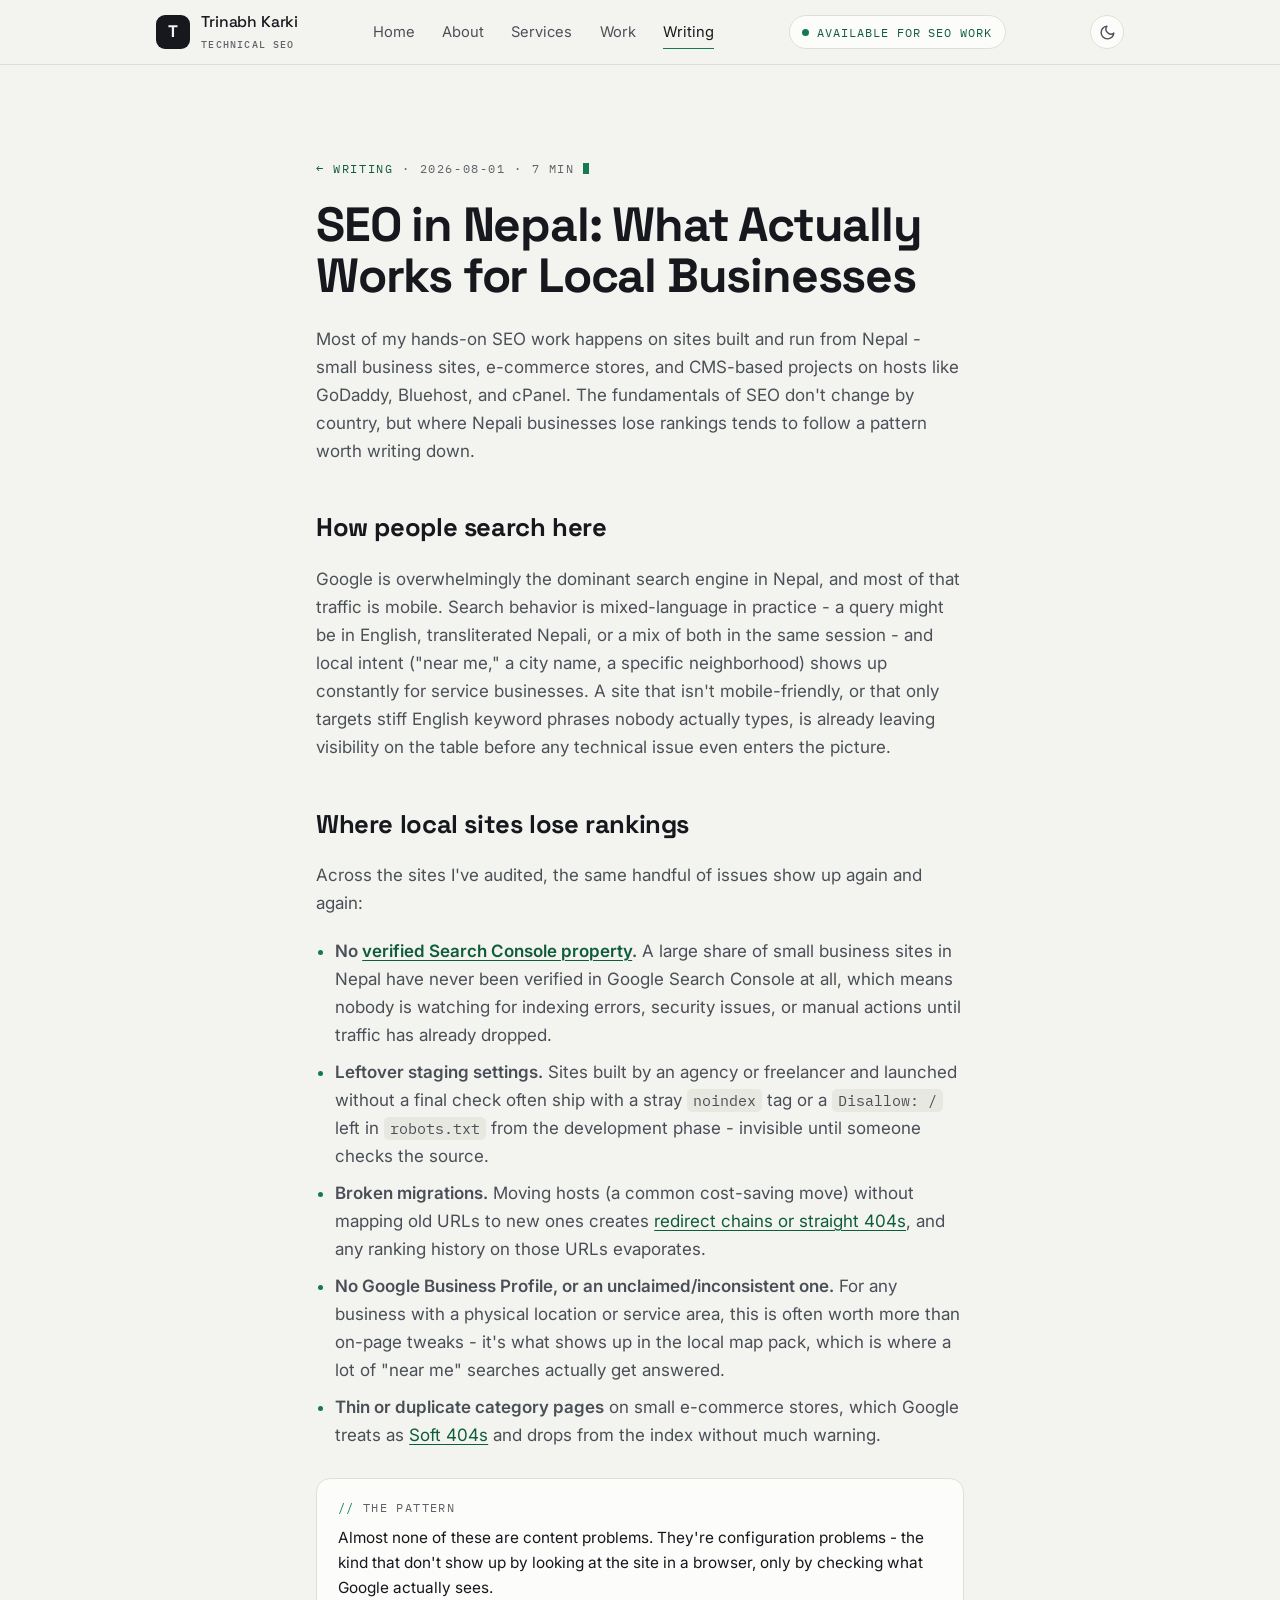
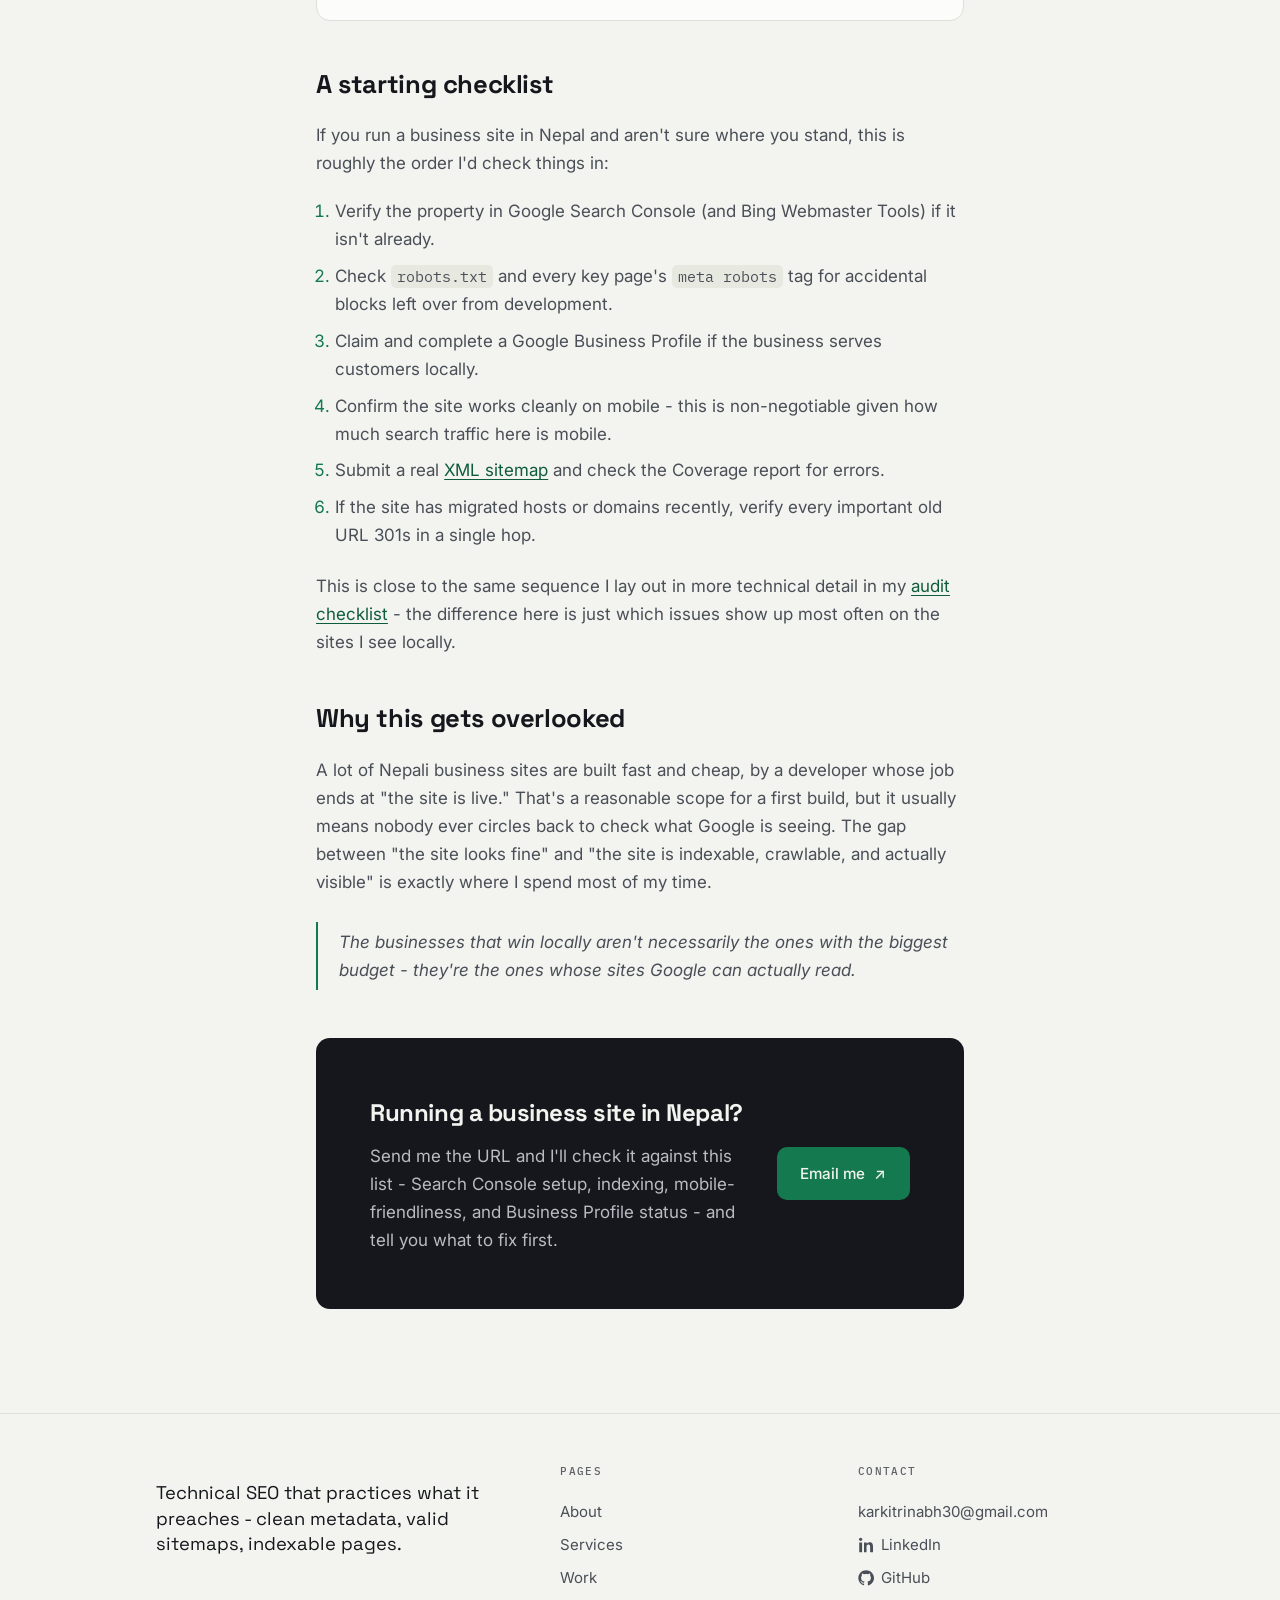
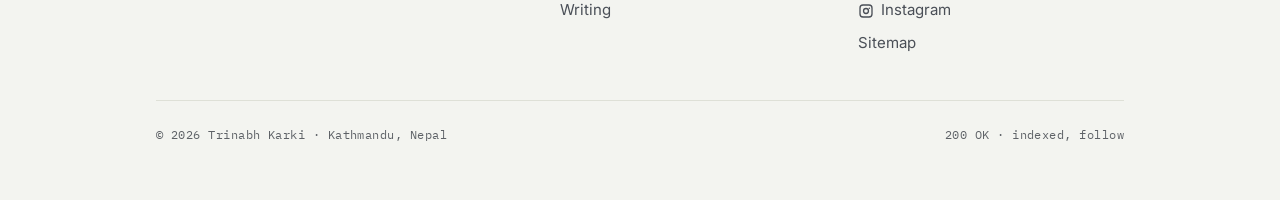
<file: blog/seo-in-nepal/index.html>
<!DOCTYPE html>
<html lang="en">
<head>
<meta charset="UTF-8">
<script>(function(){var r=document.documentElement;r.classList.add('js');try{var t=localStorage.getItem('theme');if(t==='light'||t==='dark'){r.setAttribute('data-theme',t);}}catch(e){}})();</script>
<meta name="viewport" content="width=device-width, initial-scale=1">
<meta name="theme-color" content="#F3F4F0" media="(prefers-color-scheme: light)">
<meta name="theme-color" content="#0C0E12" media="(prefers-color-scheme: dark)">
<title>SEO in Nepal: What Actually Works | Trinabh Karki</title>
<meta name="description" content="A practical look at SEO in Nepal - how Nepali businesses search, get found online, and lose rankings to fixable technical mistakes.">
<link rel="canonical" href="https://trinabh.com.np/blog/seo-in-nepal/">
<meta name="robots" content="index, follow">
<meta property="og:type" content="article">
<meta property="og:site_name" content="Trinabh Karki">
<meta property="og:title" content="SEO in Nepal: What Actually Works for Local Businesses">
<meta property="og:description" content="How Nepali businesses search, get found, and where they lose rankings to fixable technical mistakes.">
<meta property="og:url" content="https://trinabh.com.np/blog/seo-in-nepal/">
<meta property="og:image" content="https://trinabh.com.np/images/og-banner.png">
<meta property="og:image:width" content="1200">
<meta property="og:image:height" content="630">
<meta property="og:image:alt" content="Trinabh Karki - Technical SEO Analyst">
<meta property="og:locale" content="en_US">
<meta name="twitter:card" content="summary_large_image">
<meta name="twitter:title" content="SEO in Nepal: What Actually Works for Local Businesses">
<meta name="twitter:description" content="How Nepali businesses search, get found, and where they lose rankings to fixable technical mistakes.">
<meta name="twitter:image" content="https://trinabh.com.np/images/og-banner.png">
<meta name="twitter:image:alt" content="Trinabh Karki - Technical SEO Analyst">
<script type="application/ld+json">
{
  "@context": "https://schema.org",
  "@type": "BlogPosting",
  "@id": "https://trinabh.com.np/blog/seo-in-nepal/#article",
  "mainEntityOfPage": "https://trinabh.com.np/blog/seo-in-nepal/",
  "headline": "SEO in Nepal: What Actually Works for Local Businesses",
  "description": "How Nepali businesses search, get found online, and the technical mistakes that cost them rankings.",
  "image": "https://trinabh.com.np/images/og-banner.png",
  "datePublished": "2026-08-01",
  "dateModified": "2026-08-01",
  "author": { "@type": "Person", "@id": "https://trinabh.com.np/#person", "name": "Trinabh Karki", "url": "https://trinabh.com.np/" },
  "publisher": { "@type": "Person", "@id": "https://trinabh.com.np/#person", "name": "Trinabh Karki" },
  "spatialCoverage": { "@type": "Country", "name": "Nepal" }
}
</script>
<link rel="icon" href="/favicon.ico" sizes="any">
<link rel="icon" type="image/png" href="/favicon.png">
<link rel="preconnect" href="https://fonts.googleapis.com">
<link rel="preconnect" href="https://fonts.gstatic.com" crossorigin>
<link href="https://fonts.googleapis.com/css2?family=IBM+Plex+Mono:wght@400;500&family=Inter:wght@400;500;600&family=Space+Grotesk:wght@500;700&display=swap" rel="stylesheet">
<link rel="stylesheet" href="/css/main.css">
<link rel="alternate" type="application/rss+xml" title="Trinabh Karki - Writing" href="/feed.xml">
<script type="application/ld+json">
{
  "@context": "https://schema.org",
  "@type": "BreadcrumbList",
  "itemListElement": [
    { "@type": "ListItem", "position": 1, "name": "Home", "item": "https://trinabh.com.np/" },
    { "@type": "ListItem", "position": 2, "name": "Writing", "item": "https://trinabh.com.np/blog/" },
    { "@type": "ListItem", "position": 3, "name": "SEO in Nepal: What Actually Works for Local Businesses", "item": "https://trinabh.com.np/blog/seo-in-nepal/" }
  ]
}
</script>
</head>
<body>
<a class="skip-link" href="#main">Skip to content</a>

<header class="site-head">
  <div class="wrap head-inner">
    <a class="brand" href="/"><span class="brand-mark">T</span><span class="brand-name">Trinabh Karki<span>Technical SEO</span></span></a>
    <nav class="nav" id="primary-nav" aria-label="Primary">
      <a href="/">Home</a><a href="/about/">About</a><a href="/services/">Services</a><a href="/projects/">Work</a>
      <a href="/blog/" aria-current="page">Writing</a>
    </nav>
    <a class="head-cta" href="mailto:karkitrinabh30@gmail.com?subject=Technical%20SEO%20Help"><span class="dot"></span>available for SEO work</a>
    <button class="theme-toggle" aria-label="Toggle dark mode" aria-pressed="false">
      <svg class="icon-sun" viewBox="0 0 24 24" fill="none" stroke="currentColor" stroke-width="2" stroke-linecap="round" stroke-linejoin="round" aria-hidden="true"><circle cx="12" cy="12" r="4"></circle><path d="M12 2v2M12 20v2M4.93 4.93l1.41 1.41M17.66 17.66l1.41 1.41M2 12h2M20 12h2M6.34 17.66l-1.41 1.41M19.07 4.93l-1.41 1.41"></path></svg>
      <svg class="icon-moon" viewBox="0 0 24 24" fill="none" stroke="currentColor" stroke-width="2" stroke-linecap="round" stroke-linejoin="round" aria-hidden="true"><path d="M21 12.79A9 9 0 1 1 11.21 3 7 7 0 0 0 21 12.79z"></path></svg>
    </button>
    <button class="nav-toggle" aria-label="Menu" aria-controls="primary-nav" aria-expanded="false"><span></span><span></span><span></span></button>
  </div>
</header>

<main id="main">
  <article class="section" style="border-top:none">
    <div class="wrap" style="max-width:760px">
      <p class="eyebrow"><a href="/blog/" style="color:var(--index-dim)">← writing</a> · 2026-08-01 · 7 min</p>
      <h1 style="font-family:var(--display); font-weight:700; font-size:clamp(2rem,5vw,3rem); letter-spacing:-.025em; line-height:1.06; margin:0 0 1.4rem">SEO in Nepal: What Actually Works for Local Businesses</h1>

      <div class="prose">
        <p>Most of my hands-on SEO work happens on sites built and run from Nepal - small business sites, e-commerce stores, and CMS-based projects on hosts like GoDaddy, Bluehost, and cPanel. The fundamentals of SEO don't change by country, but where Nepali businesses lose rankings tends to follow a pattern worth writing down.</p>

        <h2>How people search here</h2>
        <p>Google is overwhelmingly the dominant search engine in Nepal, and most of that traffic is mobile. Search behavior is mixed-language in practice - a query might be in English, transliterated Nepali, or a mix of both in the same session - and local intent ("near me," a city name, a specific neighborhood) shows up constantly for service businesses. A site that isn't mobile-friendly, or that only targets stiff English keyword phrases nobody actually types, is already leaving visibility on the table before any technical issue even enters the picture.</p>

        <h2>Where local sites lose rankings</h2>
        <p>Across the sites I've audited, the same handful of issues show up again and again:</p>
        <ul>
          <li><strong>No <a href="/services/#search-console">verified Search Console property</a>.</strong> A large share of small business sites in Nepal have never been verified in Google Search Console at all, which means nobody is watching for indexing errors, security issues, or manual actions until traffic has already dropped.</li>
          <li><strong>Leftover staging settings.</strong> Sites built by an agency or freelancer and launched without a final check often ship with a stray <code>noindex</code> tag or a <code>Disallow: /</code> left in <code>robots.txt</code> from the development phase - invisible until someone checks the source.</li>
          <li><strong>Broken migrations.</strong> Moving hosts (a common cost-saving move) without mapping old URLs to new ones creates <a href="/projects/#redirect-chain">redirect chains or straight 404s</a>, and any ranking history on those URLs evaporates.</li>
          <li><strong>No Google Business Profile, or an unclaimed/inconsistent one.</strong> For any business with a physical location or service area, this is often worth more than on-page tweaks - it's what shows up in the local map pack, which is where a lot of "near me" searches actually get answered.</li>
          <li><strong>Thin or duplicate category pages</strong> on small e-commerce stores, which Google treats as <a href="/projects/#soft-404">Soft 404s</a> and drops from the index without much warning.</li>
        </ul>

        <div class="callout">
          <span class="token"><span class="slash">//</span> the pattern</span>
          Almost none of these are content problems. They're configuration problems - the kind that don't show up by looking at the site in a browser, only by checking what Google actually sees.
        </div>

        <h2>A starting checklist</h2>
        <p>If you run a business site in Nepal and aren't sure where you stand, this is roughly the order I'd check things in:</p>
        <ol>
          <li>Verify the property in Google Search Console (and Bing Webmaster Tools) if it isn't already.</li>
          <li>Check <code>robots.txt</code> and every key page's <code>meta robots</code> tag for accidental blocks left over from development.</li>
          <li>Claim and complete a Google Business Profile if the business serves customers locally.</li>
          <li>Confirm the site works cleanly on mobile - this is non-negotiable given how much search traffic here is mobile.</li>
          <li>Submit a real <a href="/services/#sitemaps">XML sitemap</a> and check the Coverage report for errors.</li>
          <li>If the site has migrated hosts or domains recently, verify every important old URL 301s in a single hop.</li>
        </ol>
        <p>This is close to the same sequence I lay out in more technical detail in my <a href="/blog/technical-seo-audit-checklist/">audit checklist</a> - the difference here is just which issues show up most often on the sites I see locally.</p>

        <h2>Why this gets overlooked</h2>
        <p>A lot of Nepali business sites are built fast and cheap, by a developer whose job ends at "the site is live." That's a reasonable scope for a first build, but it usually means nobody ever circles back to check what Google is seeing. The gap between "the site looks fine" and "the site is indexable, crawlable, and actually visible" is exactly where I spend most of my time.</p>

        <blockquote>The businesses that win locally aren't necessarily the ones with the biggest budget - they're the ones whose sites Google can actually read.</blockquote>
      </div>

      <div class="band reveal" style="margin-top:3rem">
        <div>
          <h2 style="font-size:1.5rem">Running a business site in Nepal?</h2>
          <p>Send me the URL and I'll check it against this list - Search Console setup, indexing, mobile-friendliness, and Business Profile status - and tell you what to fix first.</p>
        </div>
        <a class="btn btn-primary" href="mailto:karkitrinabh30@gmail.com?subject=SEO%20Check%20for%20My%20Nepal%20Business">Email me <span class="arrow">↗</span></a>
      </div>
    </div>
  </article>
</main>

<footer class="site-foot">
  <div class="wrap">
    <div class="foot-grid">
      <div><p class="foot-lead">Technical SEO that practices what it preaches - clean metadata, valid sitemaps, indexable pages.</p></div>
      <div><h3>Pages</h3><a href="/about/">About</a><a href="/services/">Services</a><a href="/projects/">Work</a><a href="/blog/">Writing</a></div>
      <div><h3>Contact</h3><a href="mailto:karkitrinabh30@gmail.com">karkitrinabh30@gmail.com</a><a class="social-link" href="https://www.linkedin.com/in/trinabhkarki/" target="_blank" rel="noopener noreferrer" aria-label="LinkedIn profile"><svg viewBox="-1.5 0 24 24" aria-hidden="true"><path d="M4.98 3.5C4.98 4.88 3.86 6 2.5 6S0 4.88 0 3.5 1.12 1 2.5 1s2.48 1.12 2.48 2.5ZM.35 8.1h4.3V23H.35V8.1Zm7.15 0h4.12v2.03h.06c.57-1.08 1.98-2.22 4.07-2.22C20.1 7.91 21 10.77 21 14.49V23h-4.3v-7.54c0-1.8-.03-4.12-2.51-4.12-2.51 0-2.9 1.96-2.9 3.99V23H7.5V8.1Z"/></svg><span>LinkedIn</span></a><a class="social-link" href="https://github.com/trinabhk" target="_blank" rel="noopener noreferrer" aria-label="GitHub profile"><svg viewBox="0 0 24 24" aria-hidden="true"><path d="M12 .5C5.73.5.5 5.73.5 12c0 5.09 3.29 9.39 7.86 10.91.57.1.79-.25.79-.55 0-.27-.01-1.13-.02-2.05-3.2.7-3.88-1.35-3.88-1.35-.53-1.34-1.29-1.7-1.29-1.7-1.05-.72.08-.71.08-.71 1.17.08 1.78 1.2 1.78 1.2 1.04 1.78 2.73 1.27 3.4.97.1-.75.4-1.27.73-1.56-2.55-.29-5.23-1.28-5.23-5.68 0-1.25.45-2.28 1.18-3.08-.12-.29-.51-1.46.11-3.04 0 0 .96-.31 3.15 1.18.91-.25 1.89-.38 2.86-.38.97 0 1.95.13 2.86.38 2.18-1.49 3.14-1.18 3.14-1.18.63 1.58.23 2.75.11 3.04.74.8 1.18 1.83 1.18 3.08 0 4.41-2.69 5.39-5.25 5.67.41.36.78 1.08.78 2.17 0 1.57-.01 2.83-.01 3.22 0 .3.21.66.79.55C20.71 21.39 24 17.09 24 12c0-6.27-5.23-11.5-12-11.5Z"/></svg><span>GitHub</span></a><a class="social-link" href="https://www.instagram.com/trinabhkarki_/" target="_blank" rel="noopener noreferrer" aria-label="Instagram profile"><svg viewBox="0 0 24 24" aria-hidden="true"><path d="M7.5 2h9A5.5 5.5 0 0 1 22 7.5v9A5.5 5.5 0 0 1 16.5 22h-9A5.5 5.5 0 0 1 2 16.5v-9A5.5 5.5 0 0 1 7.5 2Zm0 2A3.5 3.5 0 0 0 4 7.5v9A3.5 3.5 0 0 0 7.5 20h9a3.5 3.5 0 0 0 3.5-3.5v-9A3.5 3.5 0 0 0 16.5 4h-9Zm4.5 3.3A4.7 4.7 0 1 1 12 16.7a4.7 4.7 0 0 1 0-9.4Zm0 2A2.7 2.7 0 1 0 12 14.7a2.7 2.7 0 0 0 0-5.4Zm5.1-2.65a1.1 1.1 0 1 1-1.1 1.1 1.1 1.1 0 0 1 1.1-1.1Z"/></svg><span>Instagram</span></a><a href="/sitemap.xml">Sitemap</a></div>
    </div>
    <div class="foot-base"><span>© 2026 Trinabh Karki · Kathmandu, Nepal</span><span>200 OK · indexed, follow</span></div>
  </div>
</footer>

<script src="/js/site.js"></script>
</body>
</html>
</file>
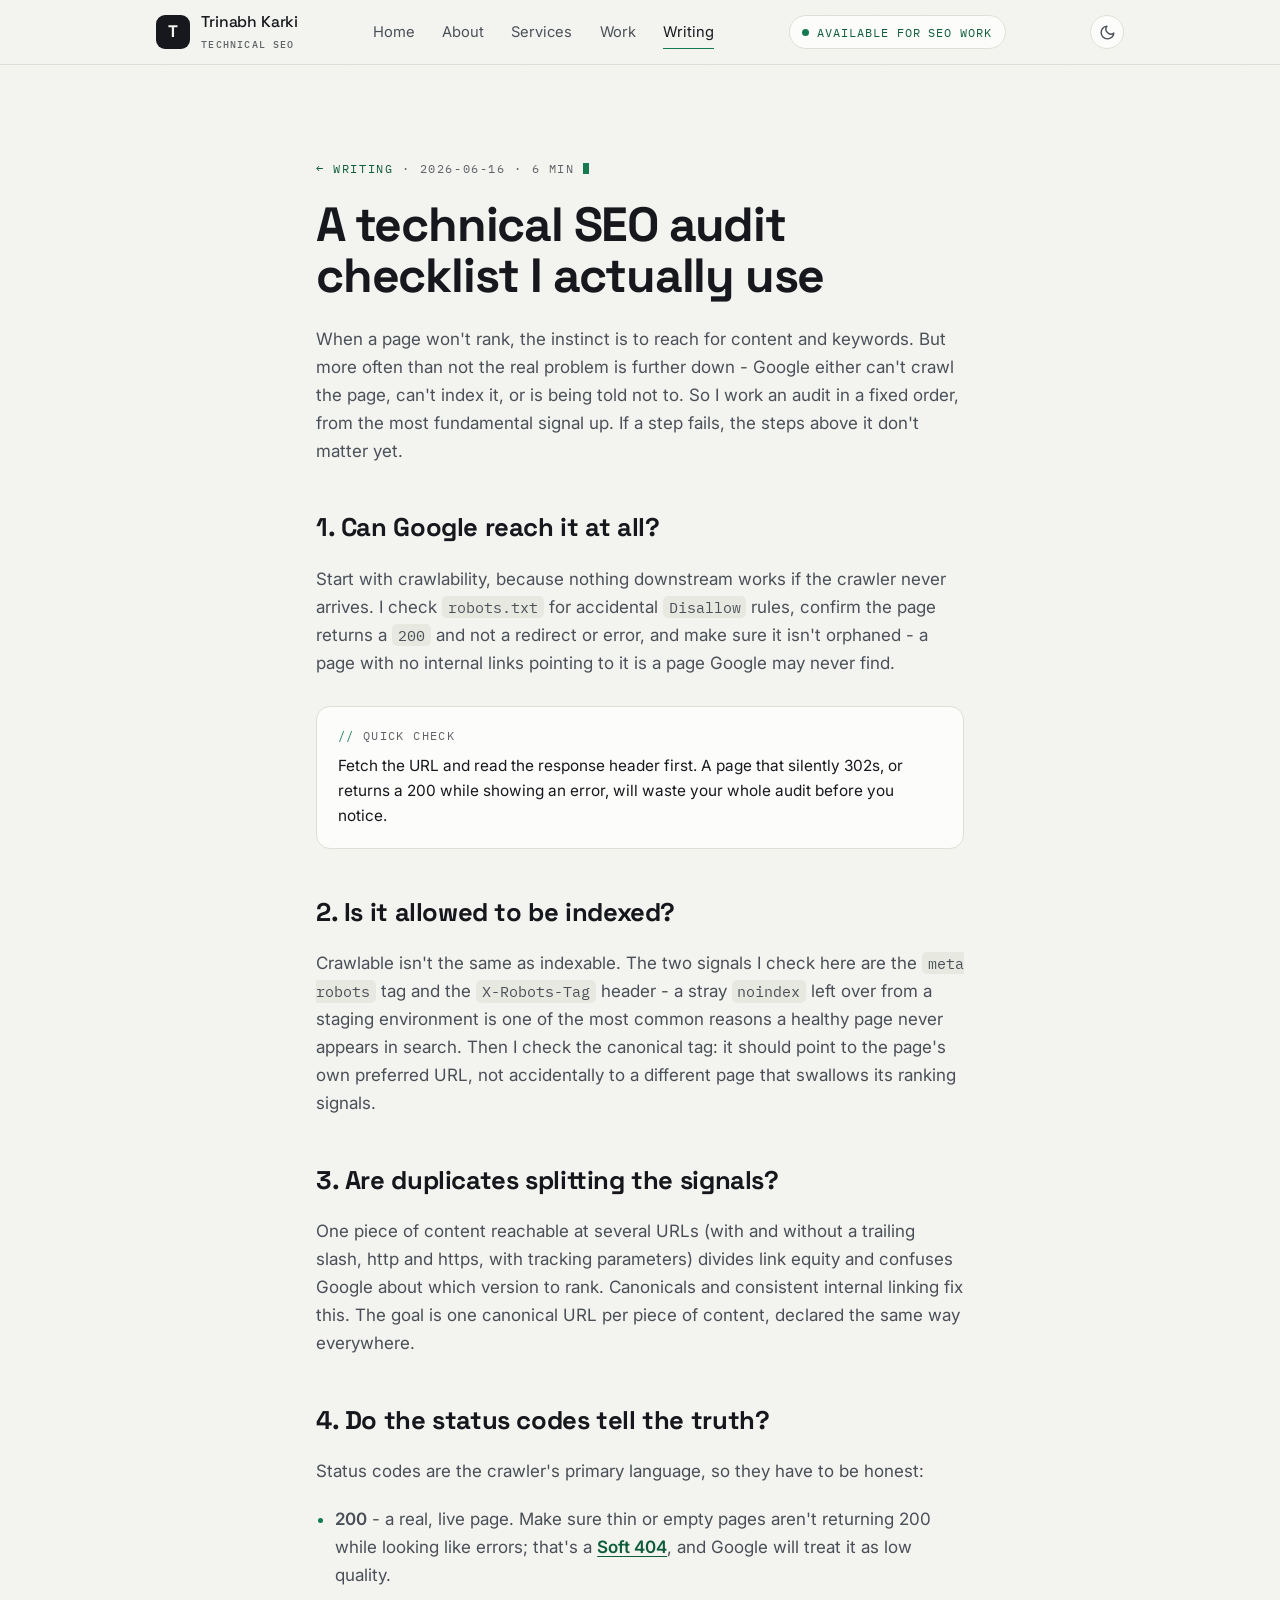
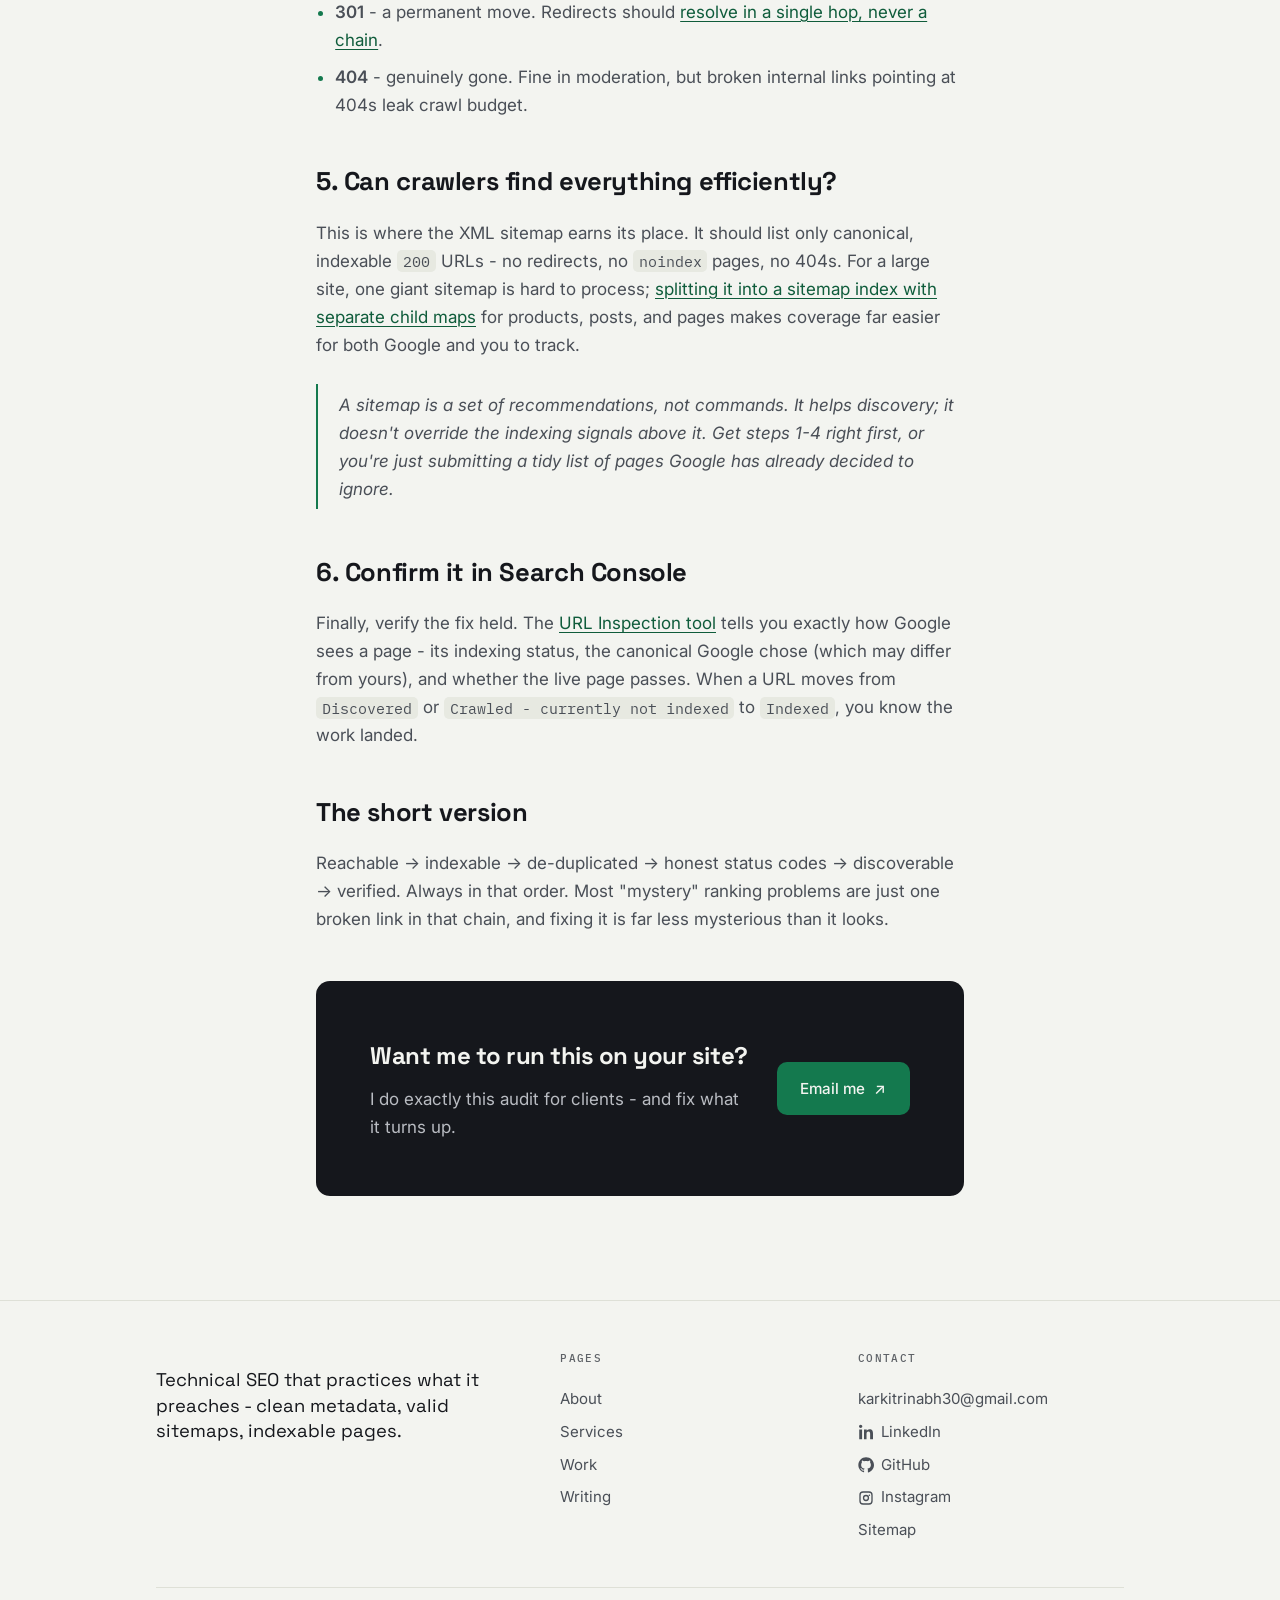
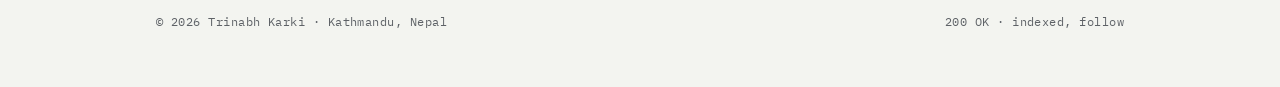
<file: blog/technical-seo-audit-checklist/index.html>
<!DOCTYPE html>
<html lang="en">
<head>
<meta charset="UTF-8">
<script>(function(){var r=document.documentElement;r.classList.add('js');try{var t=localStorage.getItem('theme');if(t==='light'||t==='dark'){r.setAttribute('data-theme',t);}}catch(e){}})();</script>
<meta name="viewport" content="width=device-width, initial-scale=1">
<meta name="theme-color" content="#F3F4F0" media="(prefers-color-scheme: light)">
<meta name="theme-color" content="#0C0E12" media="(prefers-color-scheme: dark)">
<title>Technical SEO Audit Checklist I Actually Use | Trinabh Karki</title>
<meta name="description" content="The exact order I work through a technical SEO audit - crawlability, indexing, canonicals, redirects, and sitemaps - and why sequence matters.">
<link rel="canonical" href="https://trinabh.com.np/blog/technical-seo-audit-checklist/">
<meta name="robots" content="index, follow">
<meta property="og:type" content="article">
<meta property="og:site_name" content="Trinabh Karki">
<meta property="og:title" content="A technical SEO audit checklist I actually use">
<meta property="og:description" content="The exact order I work through a site when something isn't ranking.">
<meta property="og:url" content="https://trinabh.com.np/blog/technical-seo-audit-checklist/">
<meta property="og:image" content="https://trinabh.com.np/images/og-banner.png">
<meta property="og:image:width" content="1200">
<meta property="og:image:height" content="630">
<meta property="og:image:alt" content="Trinabh Karki - Technical SEO Analyst">
<meta property="og:locale" content="en_US">
<meta name="twitter:card" content="summary_large_image">
<meta name="twitter:title" content="A technical SEO audit checklist I actually use">
<meta name="twitter:description" content="The exact order I work through a site when something isn't ranking.">
<meta name="twitter:image" content="https://trinabh.com.np/images/og-banner.png">
<meta name="twitter:image:alt" content="Trinabh Karki - Technical SEO Analyst">
<script type="application/ld+json">
{
  "@context": "https://schema.org",
  "@type": "BlogPosting",
  "@id": "https://trinabh.com.np/blog/technical-seo-audit-checklist/#article",
  "mainEntityOfPage": "https://trinabh.com.np/blog/technical-seo-audit-checklist/",
  "headline": "A technical SEO audit checklist I actually use",
  "description": "The exact order I work through a technical SEO audit - crawlability, indexing, canonicals, redirects, sitemaps, and status codes - and why doing it in sequence matters.",
  "image": "https://trinabh.com.np/images/og-banner.png",
  "datePublished": "2026-06-16",
  "dateModified": "2026-06-16",
  "author": {
    "@type": "Person",
    "@id": "https://trinabh.com.np/#person",
    "name": "Trinabh Karki",
    "url": "https://trinabh.com.np/"
  },
  "publisher": {
    "@type": "Person",
    "@id": "https://trinabh.com.np/#person",
    "name": "Trinabh Karki"
  }
}
</script>
<link rel="icon" href="/favicon.ico" sizes="any">
<link rel="icon" type="image/png" href="/favicon.png">
<link rel="preconnect" href="https://fonts.googleapis.com">
<link rel="preconnect" href="https://fonts.gstatic.com" crossorigin>
<link href="https://fonts.googleapis.com/css2?family=IBM+Plex+Mono:wght@400;500&family=Inter:wght@400;500;600&family=Space+Grotesk:wght@500;700&display=swap" rel="stylesheet">
<link rel="stylesheet" href="/css/main.css">
<link rel="alternate" type="application/rss+xml" title="Trinabh Karki - Writing" href="/feed.xml">
<script type="application/ld+json">
{
  "@context": "https://schema.org",
  "@type": "BreadcrumbList",
  "itemListElement": [
    { "@type": "ListItem", "position": 1, "name": "Home", "item": "https://trinabh.com.np/" },
    { "@type": "ListItem", "position": 2, "name": "Writing", "item": "https://trinabh.com.np/blog/" },
    { "@type": "ListItem", "position": 3, "name": "A technical SEO audit checklist I actually use", "item": "https://trinabh.com.np/blog/technical-seo-audit-checklist/" }
  ]
}
</script>
</head>
<body>
<a class="skip-link" href="#main">Skip to content</a>

<header class="site-head">
  <div class="wrap head-inner">
    <a class="brand" href="/"><span class="brand-mark">T</span><span class="brand-name">Trinabh Karki<span>Technical SEO</span></span></a>
    <nav class="nav" id="primary-nav" aria-label="Primary">
      <a href="/">Home</a><a href="/about/">About</a><a href="/services/">Services</a><a href="/projects/">Work</a>
      <a href="/blog/" aria-current="page">Writing</a>
    </nav>
    <a class="head-cta" href="mailto:karkitrinabh30@gmail.com?subject=Technical%20SEO%20Help"><span class="dot"></span>available for SEO work</a>
    <button class="theme-toggle" aria-label="Toggle dark mode" aria-pressed="false">
      <svg class="icon-sun" viewBox="0 0 24 24" fill="none" stroke="currentColor" stroke-width="2" stroke-linecap="round" stroke-linejoin="round" aria-hidden="true"><circle cx="12" cy="12" r="4"></circle><path d="M12 2v2M12 20v2M4.93 4.93l1.41 1.41M17.66 17.66l1.41 1.41M2 12h2M20 12h2M6.34 17.66l-1.41 1.41M19.07 4.93l-1.41 1.41"></path></svg>
      <svg class="icon-moon" viewBox="0 0 24 24" fill="none" stroke="currentColor" stroke-width="2" stroke-linecap="round" stroke-linejoin="round" aria-hidden="true"><path d="M21 12.79A9 9 0 1 1 11.21 3 7 7 0 0 0 21 12.79z"></path></svg>
    </button>
    <button class="nav-toggle" aria-label="Menu" aria-controls="primary-nav" aria-expanded="false"><span></span><span></span><span></span></button>
  </div>
</header>

<main id="main">
  <article class="section" style="border-top:none">
    <div class="wrap" style="max-width:760px">
      <p class="eyebrow"><a href="/blog/" style="color:var(--index-dim)">← writing</a> · 2026-06-16 · 6 min</p>
      <h1 style="font-family:var(--display); font-weight:700; font-size:clamp(2rem,5vw,3rem); letter-spacing:-.025em; line-height:1.06; margin:0 0 1.4rem">A technical SEO audit checklist I actually use</h1>

      <div class="prose">
        <p>When a page won't rank, the instinct is to reach for content and keywords. But more often than not the real problem is further down - Google either can't crawl the page, can't index it, or is being told not to. So I work an audit in a fixed order, from the most fundamental signal up. If a step fails, the steps above it don't matter yet.</p>

        <h2>1. Can Google reach it at all?</h2>
        <p>Start with crawlability, because nothing downstream works if the crawler never arrives. I check <code>robots.txt</code> for accidental <code>Disallow</code> rules, confirm the page returns a <code>200</code> and not a redirect or error, and make sure it isn't orphaned - a page with no internal links pointing to it is a page Google may never find.</p>

        <div class="callout">
          <span class="token"><span class="slash">//</span> quick check</span>
          Fetch the URL and read the response header first. A page that silently 302s, or returns a 200 while showing an error, will waste your whole audit before you notice.
        </div>

        <h2>2. Is it allowed to be indexed?</h2>
        <p>Crawlable isn't the same as indexable. The two signals I check here are the <code>meta robots</code> tag and the <code>X-Robots-Tag</code> header - a stray <code>noindex</code> left over from a staging environment is one of the most common reasons a healthy page never appears in search. Then I check the canonical tag: it should point to the page's own preferred URL, not accidentally to a different page that swallows its ranking signals.</p>

        <h2>3. Are duplicates splitting the signals?</h2>
        <p>One piece of content reachable at several URLs (with and without a trailing slash, http and https, with tracking parameters) divides link equity and confuses Google about which version to rank. Canonicals and consistent internal linking fix this. The goal is one canonical URL per piece of content, declared the same way everywhere.</p>

        <h2>4. Do the status codes tell the truth?</h2>
        <p>Status codes are the crawler's primary language, so they have to be honest:</p>
        <ul>
          <li><strong>200</strong> - a real, live page. Make sure thin or empty pages aren't returning 200 while looking like errors; that's a <a href="/projects/#soft-404"><strong>Soft 404</strong></a>, and Google will treat it as low quality.</li>
          <li><strong>301</strong> - a permanent move. Redirects should <a href="/projects/#redirect-chain">resolve in a single hop, never a chain</a>.</li>
          <li><strong>404</strong> - genuinely gone. Fine in moderation, but broken internal links pointing at 404s leak crawl budget.</li>
        </ul>

        <h2>5. Can crawlers find everything efficiently?</h2>
        <p>This is where the XML sitemap earns its place. It should list only canonical, indexable <code>200</code> URLs - no redirects, no <code>noindex</code> pages, no 404s. For a large site, one giant sitemap is hard to process; <a href="/projects/#sitemap-architecture">splitting it into a sitemap index with separate child maps</a> for products, posts, and pages makes coverage far easier for both Google and you to track.</p>

        <blockquote>A sitemap is a set of recommendations, not commands. It helps discovery; it doesn't override the indexing signals above it. Get steps 1-4 right first, or you're just submitting a tidy list of pages Google has already decided to ignore.</blockquote>

        <h2>6. Confirm it in Search Console</h2>
        <p>Finally, verify the fix held. The <a href="/services/#search-console">URL Inspection tool</a> tells you exactly how Google sees a page - its indexing status, the canonical Google chose (which may differ from yours), and whether the live page passes. When a URL moves from <code>Discovered</code> or <code>Crawled - currently not indexed</code> to <code>Indexed</code>, you know the work landed.</p>

        <h2>The short version</h2>
        <p>Reachable → indexable → de-duplicated → honest status codes → discoverable → verified. Always in that order. Most "mystery" ranking problems are just one broken link in that chain, and fixing it is far less mysterious than it looks.</p>
      </div>

      <div class="band reveal" style="margin-top:3rem">
        <div>
          <h2 style="font-size:1.5rem">Want me to run this on your site?</h2>
          <p>I do exactly <a href="/services/#technical-audits">this audit</a> for clients - and fix what it turns up.</p>
        </div>
        <a class="btn btn-primary" href="mailto:karkitrinabh30@gmail.com?subject=Technical%20SEO%20Help">Email me <span class="arrow">↗</span></a>
      </div>
    </div>
  </article>
</main>

<footer class="site-foot">
  <div class="wrap">
    <div class="foot-grid">
      <div><p class="foot-lead">Technical SEO that practices what it preaches - clean metadata, valid sitemaps, indexable pages.</p></div>
      <div><h3>Pages</h3><a href="/about/">About</a><a href="/services/">Services</a><a href="/projects/">Work</a><a href="/blog/">Writing</a></div>
      <div><h3>Contact</h3><a href="mailto:karkitrinabh30@gmail.com">karkitrinabh30@gmail.com</a><a class="social-link" href="https://www.linkedin.com/in/trinabhkarki/" target="_blank" rel="noopener noreferrer" aria-label="LinkedIn profile"><svg viewBox="-1.5 0 24 24" aria-hidden="true"><path d="M4.98 3.5C4.98 4.88 3.86 6 2.5 6S0 4.88 0 3.5 1.12 1 2.5 1s2.48 1.12 2.48 2.5ZM.35 8.1h4.3V23H.35V8.1Zm7.15 0h4.12v2.03h.06c.57-1.08 1.98-2.22 4.07-2.22C20.1 7.91 21 10.77 21 14.49V23h-4.3v-7.54c0-1.8-.03-4.12-2.51-4.12-2.51 0-2.9 1.96-2.9 3.99V23H7.5V8.1Z"/></svg><span>LinkedIn</span></a><a class="social-link" href="https://github.com/trinabhk" target="_blank" rel="noopener noreferrer" aria-label="GitHub profile"><svg viewBox="0 0 24 24" aria-hidden="true"><path d="M12 .5C5.73.5.5 5.73.5 12c0 5.09 3.29 9.39 7.86 10.91.57.1.79-.25.79-.55 0-.27-.01-1.13-.02-2.05-3.2.7-3.88-1.35-3.88-1.35-.53-1.34-1.29-1.7-1.29-1.7-1.05-.72.08-.71.08-.71 1.17.08 1.78 1.2 1.78 1.2 1.04 1.78 2.73 1.27 3.4.97.1-.75.4-1.27.73-1.56-2.55-.29-5.23-1.28-5.23-5.68 0-1.25.45-2.28 1.18-3.08-.12-.29-.51-1.46.11-3.04 0 0 .96-.31 3.15 1.18.91-.25 1.89-.38 2.86-.38.97 0 1.95.13 2.86.38 2.18-1.49 3.14-1.18 3.14-1.18.63 1.58.23 2.75.11 3.04.74.8 1.18 1.83 1.18 3.08 0 4.41-2.69 5.39-5.25 5.67.41.36.78 1.08.78 2.17 0 1.57-.01 2.83-.01 3.22 0 .3.21.66.79.55C20.71 21.39 24 17.09 24 12c0-6.27-5.23-11.5-12-11.5Z"/></svg><span>GitHub</span></a><a class="social-link" href="https://www.instagram.com/trinabhkarki_/" target="_blank" rel="noopener noreferrer" aria-label="Instagram profile"><svg viewBox="0 0 24 24" aria-hidden="true"><path d="M7.5 2h9A5.5 5.5 0 0 1 22 7.5v9A5.5 5.5 0 0 1 16.5 22h-9A5.5 5.5 0 0 1 2 16.5v-9A5.5 5.5 0 0 1 7.5 2Zm0 2A3.5 3.5 0 0 0 4 7.5v9A3.5 3.5 0 0 0 7.5 20h9a3.5 3.5 0 0 0 3.5-3.5v-9A3.5 3.5 0 0 0 16.5 4h-9Zm4.5 3.3A4.7 4.7 0 1 1 12 16.7a4.7 4.7 0 0 1 0-9.4Zm0 2A2.7 2.7 0 1 0 12 14.7a2.7 2.7 0 0 0 0-5.4Zm5.1-2.65a1.1 1.1 0 1 1-1.1 1.1 1.1 1.1 0 0 1 1.1-1.1Z"/></svg><span>Instagram</span></a><a href="/sitemap.xml">Sitemap</a></div>
    </div>
    <div class="foot-base"><span>© 2026 Trinabh Karki · Kathmandu, Nepal</span><span>200 OK · indexed, follow</span></div>
  </div>
</footer>

<script src="/js/site.js"></script>
</body>
</html>
</file>
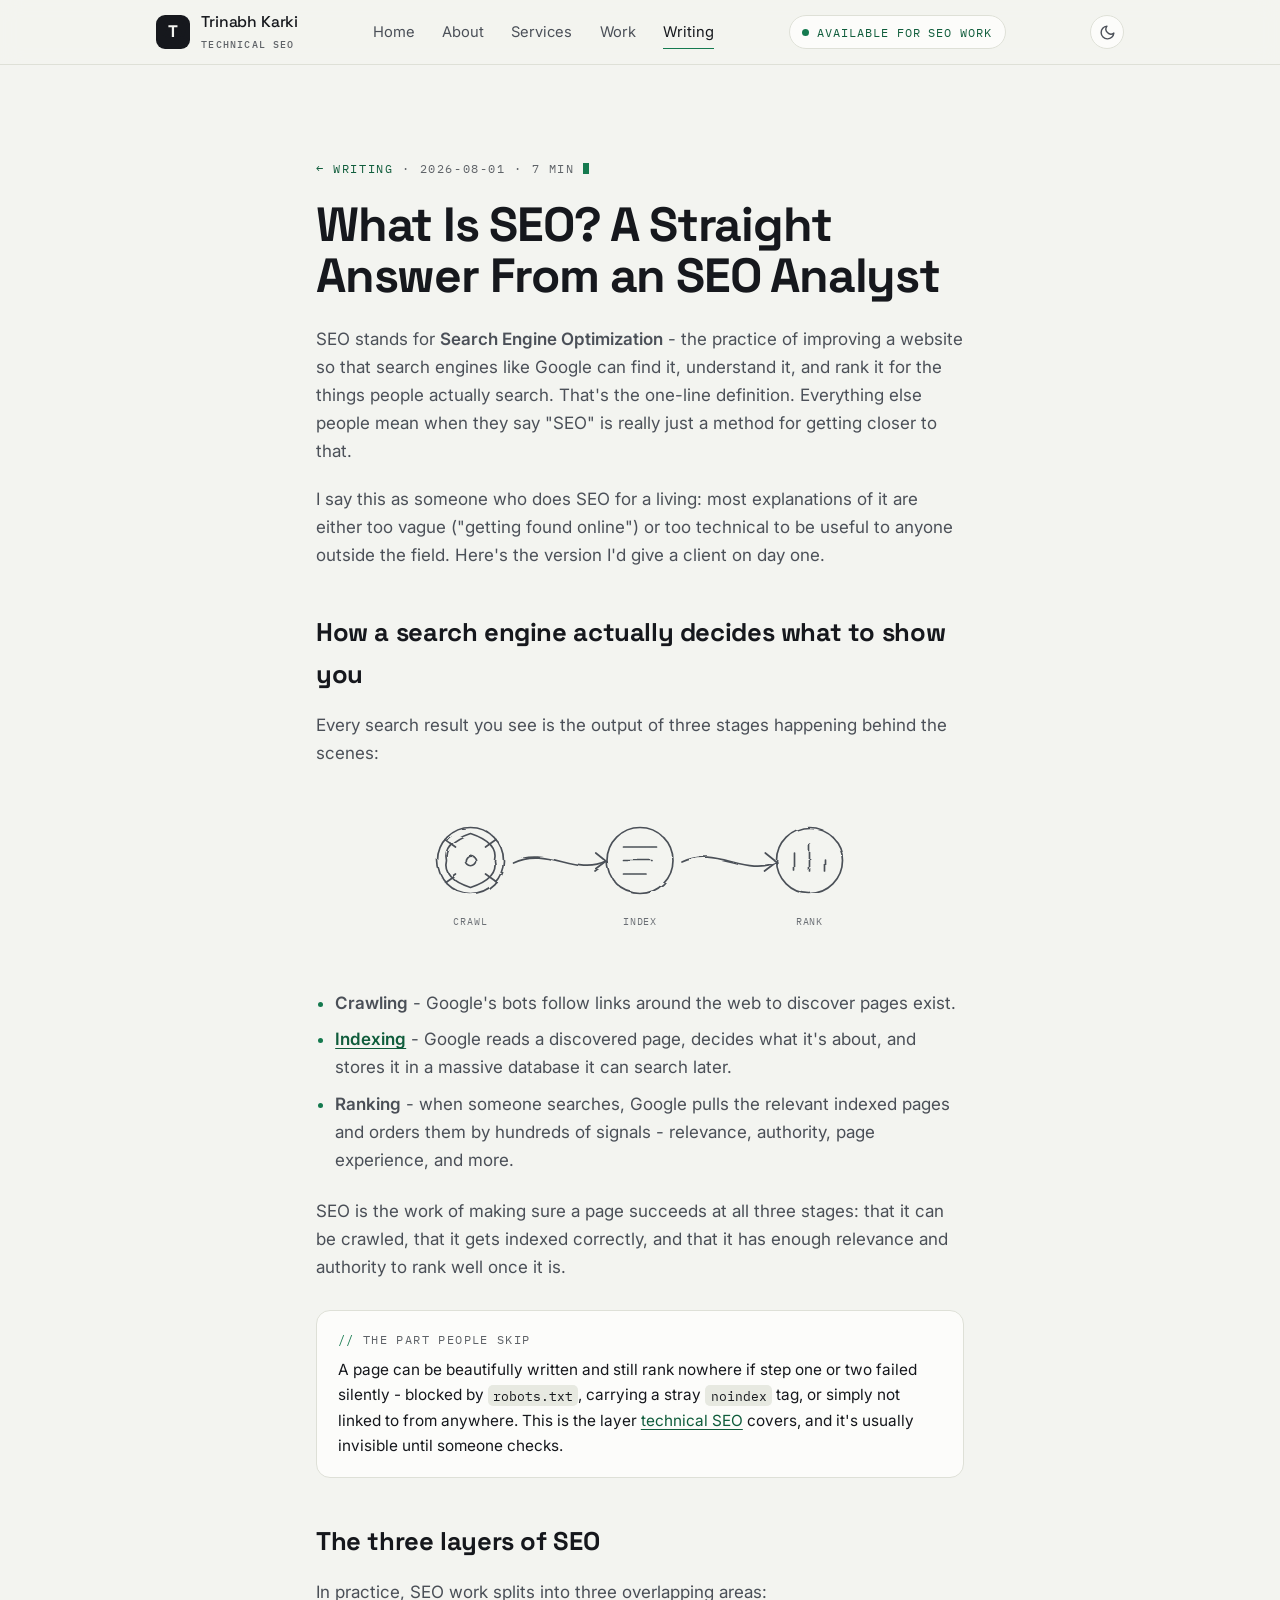
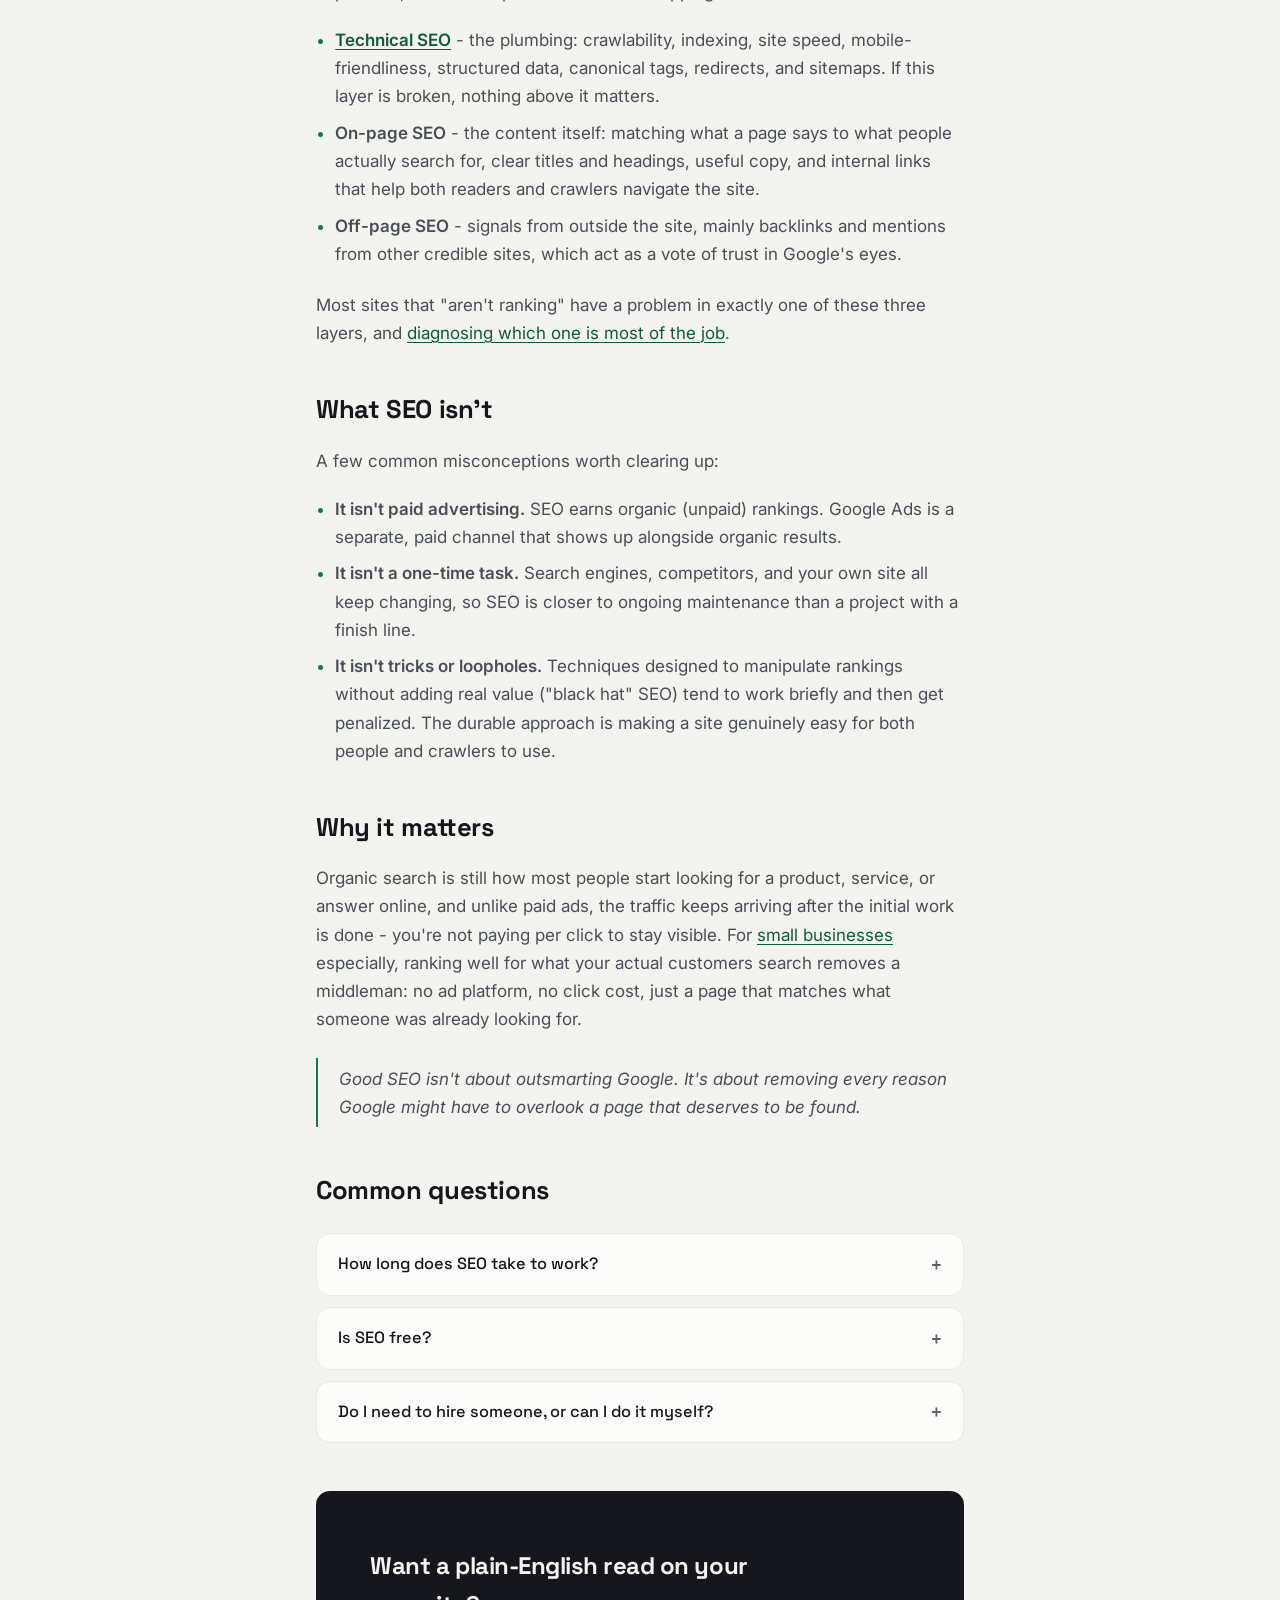
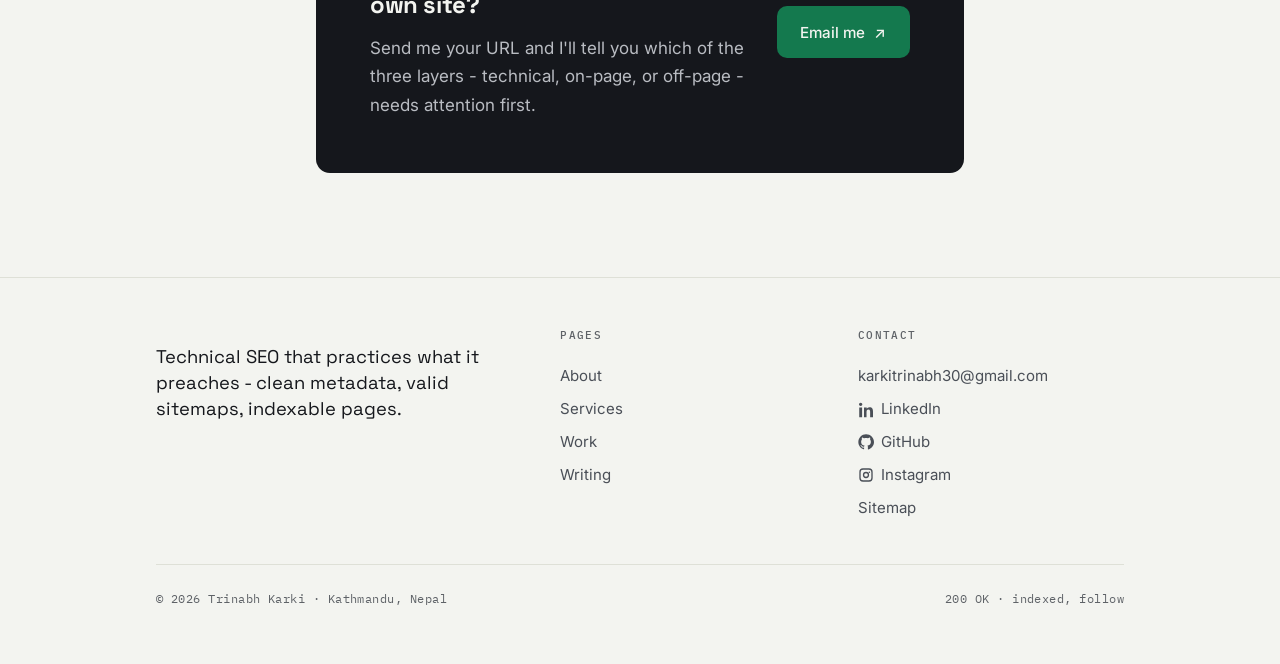
<file: blog/what-is-seo/index.html>
<!DOCTYPE html>
<html lang="en">
<head>
<meta charset="UTF-8">
<script>(function(){var r=document.documentElement;r.classList.add('js');try{var t=localStorage.getItem('theme');if(t==='light'||t==='dark'){r.setAttribute('data-theme',t);}}catch(e){}})();</script>
<meta name="viewport" content="width=device-width, initial-scale=1">
<meta name="theme-color" content="#F3F4F0" media="(prefers-color-scheme: light)">
<meta name="theme-color" content="#0C0E12" media="(prefers-color-scheme: dark)">
<title>What Is SEO? A Straight Answer | Trinabh Karki</title>
<meta name="description" content="What is SEO, really? A jargon-free explanation of how it works, its three layers, and why it matters, from someone who does it for a living.">
<link rel="canonical" href="https://trinabh.com.np/blog/what-is-seo/">
<meta name="robots" content="index, follow">
<meta property="og:type" content="article">
<meta property="og:site_name" content="Trinabh Karki">
<meta property="og:title" content="What Is SEO? A Straight Answer From an SEO Analyst">
<meta property="og:description" content="A practical, jargon-free explanation of search engine optimization and why it matters.">
<meta property="og:url" content="https://trinabh.com.np/blog/what-is-seo/">
<meta property="og:image" content="https://trinabh.com.np/images/og-banner.png">
<meta property="og:image:width" content="1200">
<meta property="og:image:height" content="630">
<meta property="og:image:alt" content="Trinabh Karki - Technical SEO Analyst">
<meta property="og:locale" content="en_US">
<meta name="twitter:card" content="summary_large_image">
<meta name="twitter:title" content="What Is SEO? A Straight Answer From an SEO Analyst">
<meta name="twitter:description" content="A practical, jargon-free explanation of search engine optimization and why it matters.">
<meta name="twitter:image" content="https://trinabh.com.np/images/og-banner.png">
<meta name="twitter:image:alt" content="Trinabh Karki - Technical SEO Analyst">
<script type="application/ld+json">
{
  "@context": "https://schema.org",
  "@type": "BlogPosting",
  "@id": "https://trinabh.com.np/blog/what-is-seo/#article",
  "mainEntityOfPage": "https://trinabh.com.np/blog/what-is-seo/",
  "headline": "What Is SEO? A Straight Answer From an SEO Analyst",
  "description": "A practical, jargon-free explanation of search engine optimization - how it works, its three layers, and why it matters.",
  "image": "https://trinabh.com.np/images/og-banner.png",
  "datePublished": "2026-08-01",
  "dateModified": "2026-08-01",
  "author": { "@type": "Person", "@id": "https://trinabh.com.np/#person", "name": "Trinabh Karki", "url": "https://trinabh.com.np/" },
  "publisher": { "@type": "Person", "@id": "https://trinabh.com.np/#person", "name": "Trinabh Karki" }
}
</script>
<link rel="icon" href="/favicon.ico" sizes="any">
<link rel="icon" type="image/png" href="/favicon.png">
<link rel="preconnect" href="https://fonts.googleapis.com">
<link rel="preconnect" href="https://fonts.gstatic.com" crossorigin>
<link href="https://fonts.googleapis.com/css2?family=IBM+Plex+Mono:wght@400;500&family=Inter:wght@400;500;600&family=Space+Grotesk:wght@500;700&display=swap" rel="stylesheet">
<link rel="stylesheet" href="/css/main.css">
<link rel="alternate" type="application/rss+xml" title="Trinabh Karki - Writing" href="/feed.xml">
<script type="application/ld+json">
{
  "@context": "https://schema.org",
  "@type": "BreadcrumbList",
  "itemListElement": [
    { "@type": "ListItem", "position": 1, "name": "Home", "item": "https://trinabh.com.np/" },
    { "@type": "ListItem", "position": 2, "name": "Writing", "item": "https://trinabh.com.np/blog/" },
    { "@type": "ListItem", "position": 3, "name": "What Is SEO? A Straight Answer From an SEO Analyst", "item": "https://trinabh.com.np/blog/what-is-seo/" }
  ]
}
</script>
<script type="application/ld+json">
{
  "@context": "https://schema.org",
  "@type": "FAQPage",
  "@id": "https://trinabh.com.np/blog/what-is-seo/#faq",
  "mainEntity": [
    {
      "@type": "Question",
      "name": "How long does SEO take to work?",
      "acceptedAnswer": { "@type": "Answer", "text": "Most sites see meaningful movement in 3-6 months after fixing technical issues and publishing useful content. Competitive keywords can take a year or more, and brand-new sites generally take longer than established ones." }
    },
    {
      "@type": "Question",
      "name": "Is SEO free?",
      "acceptedAnswer": { "@type": "Answer", "text": "The traffic itself doesn't cost per click, but the work does - your time, content, tools, or a specialist's fee." }
    },
    {
      "@type": "Question",
      "name": "Do I need to hire someone, or can I do it myself?",
      "acceptedAnswer": { "@type": "Answer", "text": "Basic on-page work - titles, descriptions, headings - is very doable solo. Technical SEO is where most site owners get stuck, and it’s usually where a specialist pays for themselves fastest." }
    }
  ]
}
</script>
</head>
<body>
<a class="skip-link" href="#main">Skip to content</a>

<header class="site-head">
  <div class="wrap head-inner">
    <a class="brand" href="/"><span class="brand-mark">T</span><span class="brand-name">Trinabh Karki<span>Technical SEO</span></span></a>
    <nav class="nav" id="primary-nav" aria-label="Primary">
      <a href="/">Home</a><a href="/about/">About</a><a href="/services/">Services</a><a href="/projects/">Work</a>
      <a href="/blog/" aria-current="page">Writing</a>
    </nav>
    <a class="head-cta" href="mailto:karkitrinabh30@gmail.com?subject=Technical%20SEO%20Help"><span class="dot"></span>available for SEO work</a>
    <button class="theme-toggle" aria-label="Toggle dark mode" aria-pressed="false">
      <svg class="icon-sun" viewBox="0 0 24 24" fill="none" stroke="currentColor" stroke-width="2" stroke-linecap="round" stroke-linejoin="round" aria-hidden="true"><circle cx="12" cy="12" r="4"></circle><path d="M12 2v2M12 20v2M4.93 4.93l1.41 1.41M17.66 17.66l1.41 1.41M2 12h2M20 12h2M6.34 17.66l-1.41 1.41M19.07 4.93l-1.41 1.41"></path></svg>
      <svg class="icon-moon" viewBox="0 0 24 24" fill="none" stroke="currentColor" stroke-width="2" stroke-linecap="round" stroke-linejoin="round" aria-hidden="true"><path d="M21 12.79A9 9 0 1 1 11.21 3 7 7 0 0 0 21 12.79z"></path></svg>
    </button>
    <button class="nav-toggle" aria-label="Menu" aria-controls="primary-nav" aria-expanded="false"><span></span><span></span><span></span></button>
  </div>
</header>

<main id="main">
  <article class="section" style="border-top:none">
    <div class="wrap" style="max-width:760px">
      <p class="eyebrow"><a href="/blog/" style="color:var(--index-dim)">← writing</a> · 2026-08-01 · 7 min</p>
      <h1 style="font-family:var(--display); font-weight:700; font-size:clamp(2rem,5vw,3rem); letter-spacing:-.025em; line-height:1.06; margin:0 0 1.4rem">What Is SEO? A Straight Answer From an SEO Analyst</h1>

      <div class="prose">
        <p>SEO stands for <strong>Search Engine Optimization</strong> - the practice of improving a website so that search engines like Google can find it, understand it, and rank it for the things people actually search. That's the one-line definition. Everything else people mean when they say "SEO" is really just a method for getting closer to that.</p>

        <p>I say this as someone who does SEO for a living: most explanations of it are either too vague ("getting found online") or too technical to be useful to anyone outside the field. Here's the version I'd give a client on day one.</p>

        <h2>How a search engine actually decides what to show you</h2>
        <p>Every search result you see is the output of three stages happening behind the scenes:</p>

        <svg class="sketch-diagram" viewBox="0 0 640 210" role="img" aria-labelledby="crawlDiagramTitle">
          <title id="crawlDiagramTitle">Diagram: a page is crawled, then indexed, then ranked</title>
          <defs>
            <filter id="wobble" x="-20%" y="-20%" width="140%" height="140%">
              <feTurbulence type="fractalNoise" baseFrequency="0.018 0.05" numOctaves="2" seed="7" result="noise"/>
              <feDisplacementMap in="SourceGraphic" in2="noise" scale="4.5"/>
            </filter>
          </defs>
          <g filter="url(#wobble)" fill="none" stroke="currentColor" stroke-width="2.25" stroke-linecap="round" stroke-linejoin="round">
            <circle cx="94" cy="86" r="44"/>
            <path d="M94 50 C 70 58, 58 70, 62 86 M94 50 C 118 58, 130 70, 126 86 M94 122 C 70 114, 58 102, 62 86 M94 122 C 118 114, 130 102, 126 86 M74 68 L 60 58 M114 68 L128 58 M74 104 L60 114 M114 104 L128 114"/>
            <circle cx="94" cy="86" r="7"/>

            <path d="M150 88 C 195 66, 235 108, 276 88"/>
            <path d="M261 76 L 276 88 L 260 100"/>

            <circle cx="320" cy="86" r="44"/>
            <path d="M298 68 L 342 68 M298 86 L 336 86 M298 104 L 328 104"/>

            <path d="M376 88 C 421 66, 461 108, 502 88"/>
            <path d="M487 76 L 502 88 L 486 100"/>

            <circle cx="546" cy="86" r="44"/>
            <path d="M526 100 L 526 76 M546 100 L 546 64 M566 100 L 566 84"/>
          </g>
          <g text-anchor="middle" fill="currentColor" font-size="13" opacity=".8">
            <text x="94" y="172">Crawl</text>
            <text x="320" y="172">Index</text>
            <text x="546" y="172">Rank</text>
          </g>
        </svg>

        <ul>
          <li><strong>Crawling</strong> - Google's bots follow links around the web to discover pages exist.</li>
          <li><strong><a href="/blog/technical-seo-audit-checklist/">Indexing</a></strong> - Google reads a discovered page, decides what it's about, and stores it in a massive database it can search later.</li>
          <li><strong>Ranking</strong> - when someone searches, Google pulls the relevant indexed pages and orders them by hundreds of signals - relevance, authority, page experience, and more.</li>
        </ul>
        <p>SEO is the work of making sure a page succeeds at all three stages: that it can be crawled, that it gets indexed correctly, and that it has enough relevance and authority to rank well once it is.</p>

        <div class="callout">
          <span class="token"><span class="slash">//</span> the part people skip</span>
          A page can be beautifully written and still rank nowhere if step one or two failed silently - blocked by <code>robots.txt</code>, carrying a stray <code>noindex</code> tag, or simply not linked to from anywhere. This is the layer <a href="/services/">technical SEO</a> covers, and it's usually invisible until someone checks.
        </div>

        <h2>The three layers of SEO</h2>
        <p>In practice, SEO work splits into three overlapping areas:</p>
        <ul>
          <li><strong><a href="/blog/technical-seo-audit-checklist/">Technical SEO</a></strong> - the plumbing: crawlability, indexing, site speed, mobile-friendliness, structured data, canonical tags, redirects, and sitemaps. If this layer is broken, nothing above it matters.</li>
          <li><strong>On-page SEO</strong> - the content itself: matching what a page says to what people actually search for, clear titles and headings, useful copy, and internal links that help both readers and crawlers navigate the site.</li>
          <li><strong>Off-page SEO</strong> - signals from outside the site, mainly backlinks and mentions from other credible sites, which act as a vote of trust in Google's eyes.</li>
        </ul>
        <p>Most sites that "aren't ranking" have a problem in exactly one of these three layers, and <a href="/projects/">diagnosing which one is most of the job</a>.</p>

        <h2>What SEO isn't</h2>
        <p>A few common misconceptions worth clearing up:</p>
        <ul>
          <li><strong>It isn't paid advertising.</strong> SEO earns organic (unpaid) rankings. Google Ads is a separate, paid channel that shows up alongside organic results.</li>
          <li><strong>It isn't a one-time task.</strong> Search engines, competitors, and your own site all keep changing, so SEO is closer to ongoing maintenance than a project with a finish line.</li>
          <li><strong>It isn't tricks or loopholes.</strong> Techniques designed to manipulate rankings without adding real value ("black hat" SEO) tend to work briefly and then get penalized. The durable approach is making a site genuinely easy for both people and crawlers to use.</li>
        </ul>

        <h2>Why it matters</h2>
        <p>Organic search is still how most people start looking for a product, service, or answer online, and unlike paid ads, the traffic keeps arriving after the initial work is done - you're not paying per click to stay visible. For <a href="/blog/seo-in-nepal/">small businesses</a> especially, ranking well for what your actual customers search removes a middleman: no ad platform, no click cost, just a page that matches what someone was already looking for.</p>

        <blockquote>Good SEO isn't about outsmarting Google. It's about removing every reason Google might have to overlook a page that deserves to be found.</blockquote>

        <h2>Common questions</h2>
        <div class="faq-list">
          <details class="faq-item">
            <summary>How long does SEO take to work?</summary>
            <p>Most sites see meaningful movement in 3-6 months after fixing technical issues and publishing useful content. Competitive keywords can take a year or more, and brand-new sites generally take longer than established ones.</p>
          </details>
          <details class="faq-item">
            <summary>Is SEO free?</summary>
            <p>The traffic itself doesn't cost per click, but the work does - your time, content, tools, or a specialist's fee.</p>
          </details>
          <details class="faq-item">
            <summary>Do I need to hire someone, or can I do it myself?</summary>
            <p>Basic on-page work - titles, descriptions, headings - is very doable solo. Technical SEO is where most site owners get stuck, and it's usually where a <a href="/about/">specialist</a> pays for themselves fastest.</p>
          </details>
        </div>
      </div>

      <div class="band reveal" style="margin-top:3rem">
        <div>
          <h2 style="font-size:1.5rem">Want a plain-English read on your own site?</h2>
          <p>Send me your URL and I'll tell you which of the three layers - technical, on-page, or off-page - needs attention first.</p>
        </div>
        <a class="btn btn-primary" href="mailto:karkitrinabh30@gmail.com?subject=What%20Is%20Wrong%20With%20My%20SEO">Email me <span class="arrow">↗</span></a>
      </div>
    </div>
  </article>
</main>

<footer class="site-foot">
  <div class="wrap">
    <div class="foot-grid">
      <div><p class="foot-lead">Technical SEO that practices what it preaches - clean metadata, valid sitemaps, indexable pages.</p></div>
      <div><h3>Pages</h3><a href="/about/">About</a><a href="/services/">Services</a><a href="/projects/">Work</a><a href="/blog/">Writing</a></div>
      <div><h3>Contact</h3><a href="mailto:karkitrinabh30@gmail.com">karkitrinabh30@gmail.com</a><a class="social-link" href="https://www.linkedin.com/in/trinabhkarki/" target="_blank" rel="noopener noreferrer" aria-label="LinkedIn profile"><svg viewBox="-1.5 0 24 24" aria-hidden="true"><path d="M4.98 3.5C4.98 4.88 3.86 6 2.5 6S0 4.88 0 3.5 1.12 1 2.5 1s2.48 1.12 2.48 2.5ZM.35 8.1h4.3V23H.35V8.1Zm7.15 0h4.12v2.03h.06c.57-1.08 1.98-2.22 4.07-2.22C20.1 7.91 21 10.77 21 14.49V23h-4.3v-7.54c0-1.8-.03-4.12-2.51-4.12-2.51 0-2.9 1.96-2.9 3.99V23H7.5V8.1Z"/></svg><span>LinkedIn</span></a><a class="social-link" href="https://github.com/trinabhk" target="_blank" rel="noopener noreferrer" aria-label="GitHub profile"><svg viewBox="0 0 24 24" aria-hidden="true"><path d="M12 .5C5.73.5.5 5.73.5 12c0 5.09 3.29 9.39 7.86 10.91.57.1.79-.25.79-.55 0-.27-.01-1.13-.02-2.05-3.2.7-3.88-1.35-3.88-1.35-.53-1.34-1.29-1.7-1.29-1.7-1.05-.72.08-.71.08-.71 1.17.08 1.78 1.2 1.78 1.2 1.04 1.78 2.73 1.27 3.4.97.1-.75.4-1.27.73-1.56-2.55-.29-5.23-1.28-5.23-5.68 0-1.25.45-2.28 1.18-3.08-.12-.29-.51-1.46.11-3.04 0 0 .96-.31 3.15 1.18.91-.25 1.89-.38 2.86-.38.97 0 1.95.13 2.86.38 2.18-1.49 3.14-1.18 3.14-1.18.63 1.58.23 2.75.11 3.04.74.8 1.18 1.83 1.18 3.08 0 4.41-2.69 5.39-5.25 5.67.41.36.78 1.08.78 2.17 0 1.57-.01 2.83-.01 3.22 0 .3.21.66.79.55C20.71 21.39 24 17.09 24 12c0-6.27-5.23-11.5-12-11.5Z"/></svg><span>GitHub</span></a><a class="social-link" href="https://www.instagram.com/trinabhkarki_/" target="_blank" rel="noopener noreferrer" aria-label="Instagram profile"><svg viewBox="0 0 24 24" aria-hidden="true"><path d="M7.5 2h9A5.5 5.5 0 0 1 22 7.5v9A5.5 5.5 0 0 1 16.5 22h-9A5.5 5.5 0 0 1 2 16.5v-9A5.5 5.5 0 0 1 7.5 2Zm0 2A3.5 3.5 0 0 0 4 7.5v9A3.5 3.5 0 0 0 7.5 20h9a3.5 3.5 0 0 0 3.5-3.5v-9A3.5 3.5 0 0 0 16.5 4h-9Zm4.5 3.3A4.7 4.7 0 1 1 12 16.7a4.7 4.7 0 0 1 0-9.4Zm0 2A2.7 2.7 0 1 0 12 14.7a2.7 2.7 0 0 0 0-5.4Zm5.1-2.65a1.1 1.1 0 1 1-1.1 1.1 1.1 1.1 0 0 1 1.1-1.1Z"/></svg><span>Instagram</span></a><a href="/sitemap.xml">Sitemap</a></div>
    </div>
    <div class="foot-base"><span>© 2026 Trinabh Karki · Kathmandu, Nepal</span><span>200 OK · indexed, follow</span></div>
  </div>
</footer>

<script src="/js/site.js"></script>
</body>
</html>
</file>
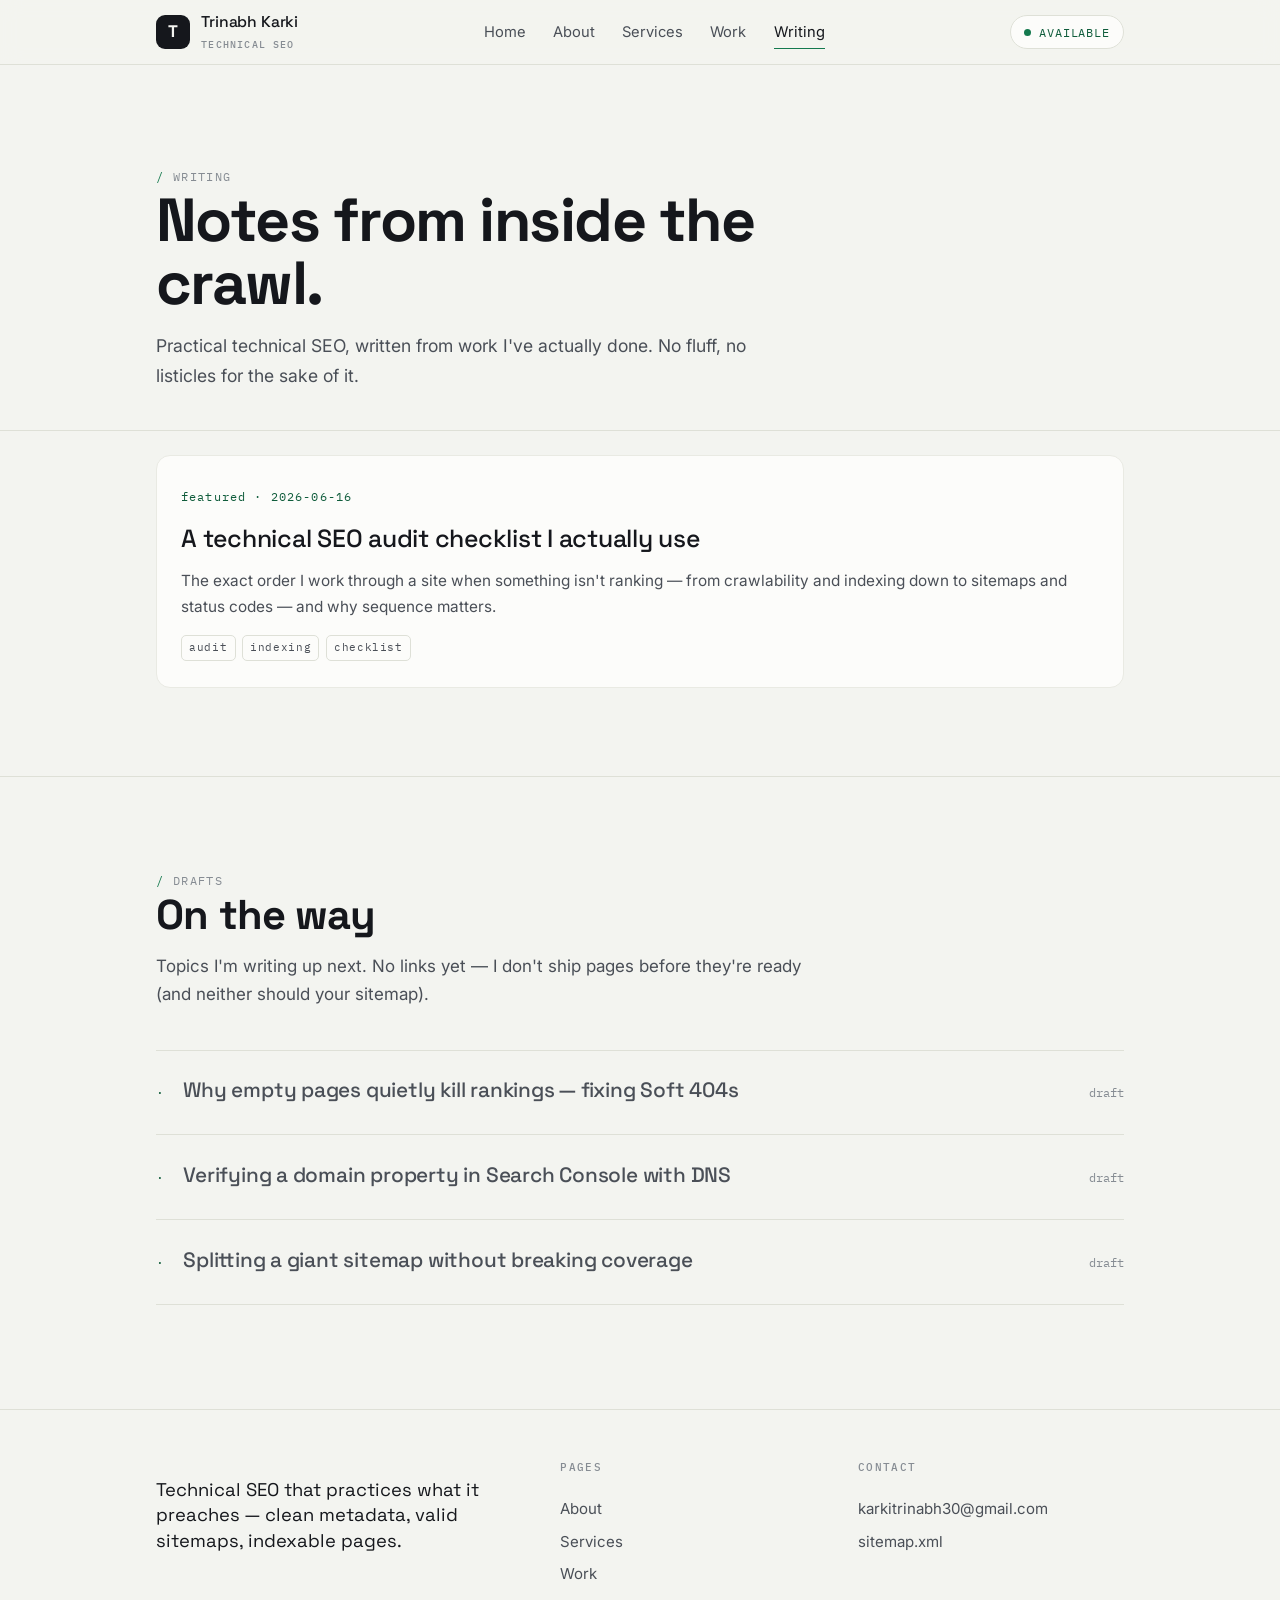
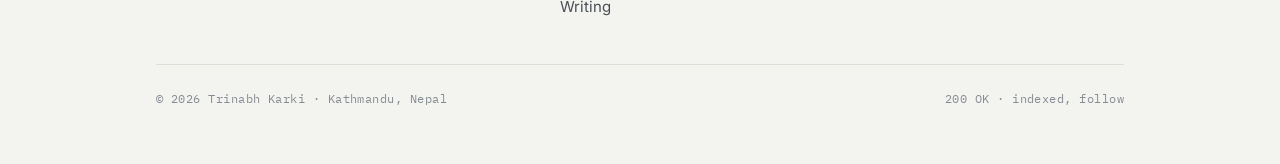
<file: mnt/user-data/outputs/blog/index.html>
<!DOCTYPE html>
<html lang="en">
<head>
<meta charset="UTF-8">
<meta name="viewport" content="width=device-width, initial-scale=1">
<title>Writing — Technical SEO Notes | Trinabh Karki</title>
<meta name="description" content="Practical technical SEO writing by Trinabh Karki — checklists and notes on indexing, crawling, sitemaps, and search console, written from hands-on work.">
<link rel="canonical" href="https://trinabh.com.np/blog/">
<meta name="robots" content="index, follow">
<meta property="og:type" content="website">
<meta property="og:title" content="Writing — Trinabh Karki">
<meta property="og:description" content="Practical technical SEO notes from hands-on work.">
<meta property="og:url" content="https://trinabh.com.np/blog/">
<meta property="og:image" content="https://trinabh.com.np/profile1.jpg">
<link rel="icon" href="/favicon.jpg">
<link rel="preconnect" href="https://fonts.googleapis.com">
<link rel="preconnect" href="https://fonts.gstatic.com" crossorigin>
<link href="https://fonts.googleapis.com/css2?family=IBM+Plex+Mono:wght@400;500&family=Inter:wght@400;500;600&family=Space+Grotesk:wght@500;700&display=swap" rel="stylesheet">
<link rel="stylesheet" href="/main.css">
</head>
<body>

<header class="site-head">
  <div class="wrap head-inner">
    <a class="brand" href="/"><span class="brand-mark">T</span><span class="brand-name">Trinabh Karki<span>Technical SEO</span></span></a>
    <nav class="nav" aria-label="Primary">
      <a href="/">Home</a><a href="/about/">About</a><a href="/services/">Services</a><a href="/projects/">Work</a>
      <a href="/blog/" aria-current="page">Writing</a>
    </nav>
    <a class="head-cta" href="mailto:karkitrinabh30@gmail.com"><span class="dot"></span>available</a>
    <button class="nav-toggle" aria-label="Menu" aria-expanded="false"><span></span><span></span><span></span></button>
  </div>
</header>

<main>
  <section class="page-head">
    <div class="wrap">
      <p class="eyebrow"><span class="token"><span class="slash">/</span> writing</span></p>
      <h1>Notes from inside the crawl.</h1>
      <p>Practical technical SEO, written from work I've actually done. No fluff, no listicles for the sake of it.</p>
    </div>
  </section>

  <section class="section" style="padding-top:1.5rem">
    <div class="wrap">
      <a class="card reveal" href="/blog/technical-seo-audit-checklist/" style="display:block">
        <span class="num">featured · 2026-06-16</span>
        <h3 style="font-size:1.55rem; margin-top:.6rem">A technical SEO audit checklist I actually use</h3>
        <p>The exact order I work through a site when something isn't ranking — from crawlability and indexing down to sitemaps and status codes — and why sequence matters.</p>
        <div class="tags"><span class="tag">audit</span><span class="tag">indexing</span><span class="tag">checklist</span></div>
      </a>
    </div>
  </section>

  <section class="section">
    <div class="wrap">
      <div class="section-head reveal">
        <p class="eyebrow"><span class="token"><span class="slash">/</span> drafts</span></p>
        <h2>On the way</h2>
        <p>Topics I'm writing up next. No links yet — I don't ship pages before they're ready (and neither should your sitemap).</p>
      </div>
      <div class="rows reveal">
        <div class="row" style="cursor:default"><span class="row-no">·</span><span><h3 style="color:var(--ink-soft)">Why empty pages quietly kill rankings — fixing Soft 404s</h3></span><span class="row-meta">draft</span></div>
        <div class="row" style="cursor:default"><span class="row-no">·</span><span><h3 style="color:var(--ink-soft)">Verifying a domain property in Search Console with DNS</h3></span><span class="row-meta">draft</span></div>
        <div class="row" style="cursor:default"><span class="row-no">·</span><span><h3 style="color:var(--ink-soft)">Splitting a giant sitemap without breaking coverage</h3></span><span class="row-meta">draft</span></div>
      </div>
    </div>
  </section>
</main>

<footer class="site-foot">
  <div class="wrap">
    <div class="foot-grid">
      <div><p class="foot-lead">Technical SEO that practices what it preaches — clean metadata, valid sitemaps, indexable pages.</p></div>
      <div><h4>Pages</h4><a href="/about/">About</a><a href="/services/">Services</a><a href="/projects/">Work</a><a href="/blog/">Writing</a></div>
      <div><h4>Contact</h4><a href="mailto:karkitrinabh30@gmail.com">karkitrinabh30@gmail.com</a><a href="/sitemap.xml">sitemap.xml</a></div>
    </div>
    <div class="foot-base"><span>© 2026 Trinabh Karki · Kathmandu, Nepal</span><span>200 OK · indexed, follow</span></div>
  </div>
</footer>

<script src="/site.js"></script>
</body>
</html>
</file>
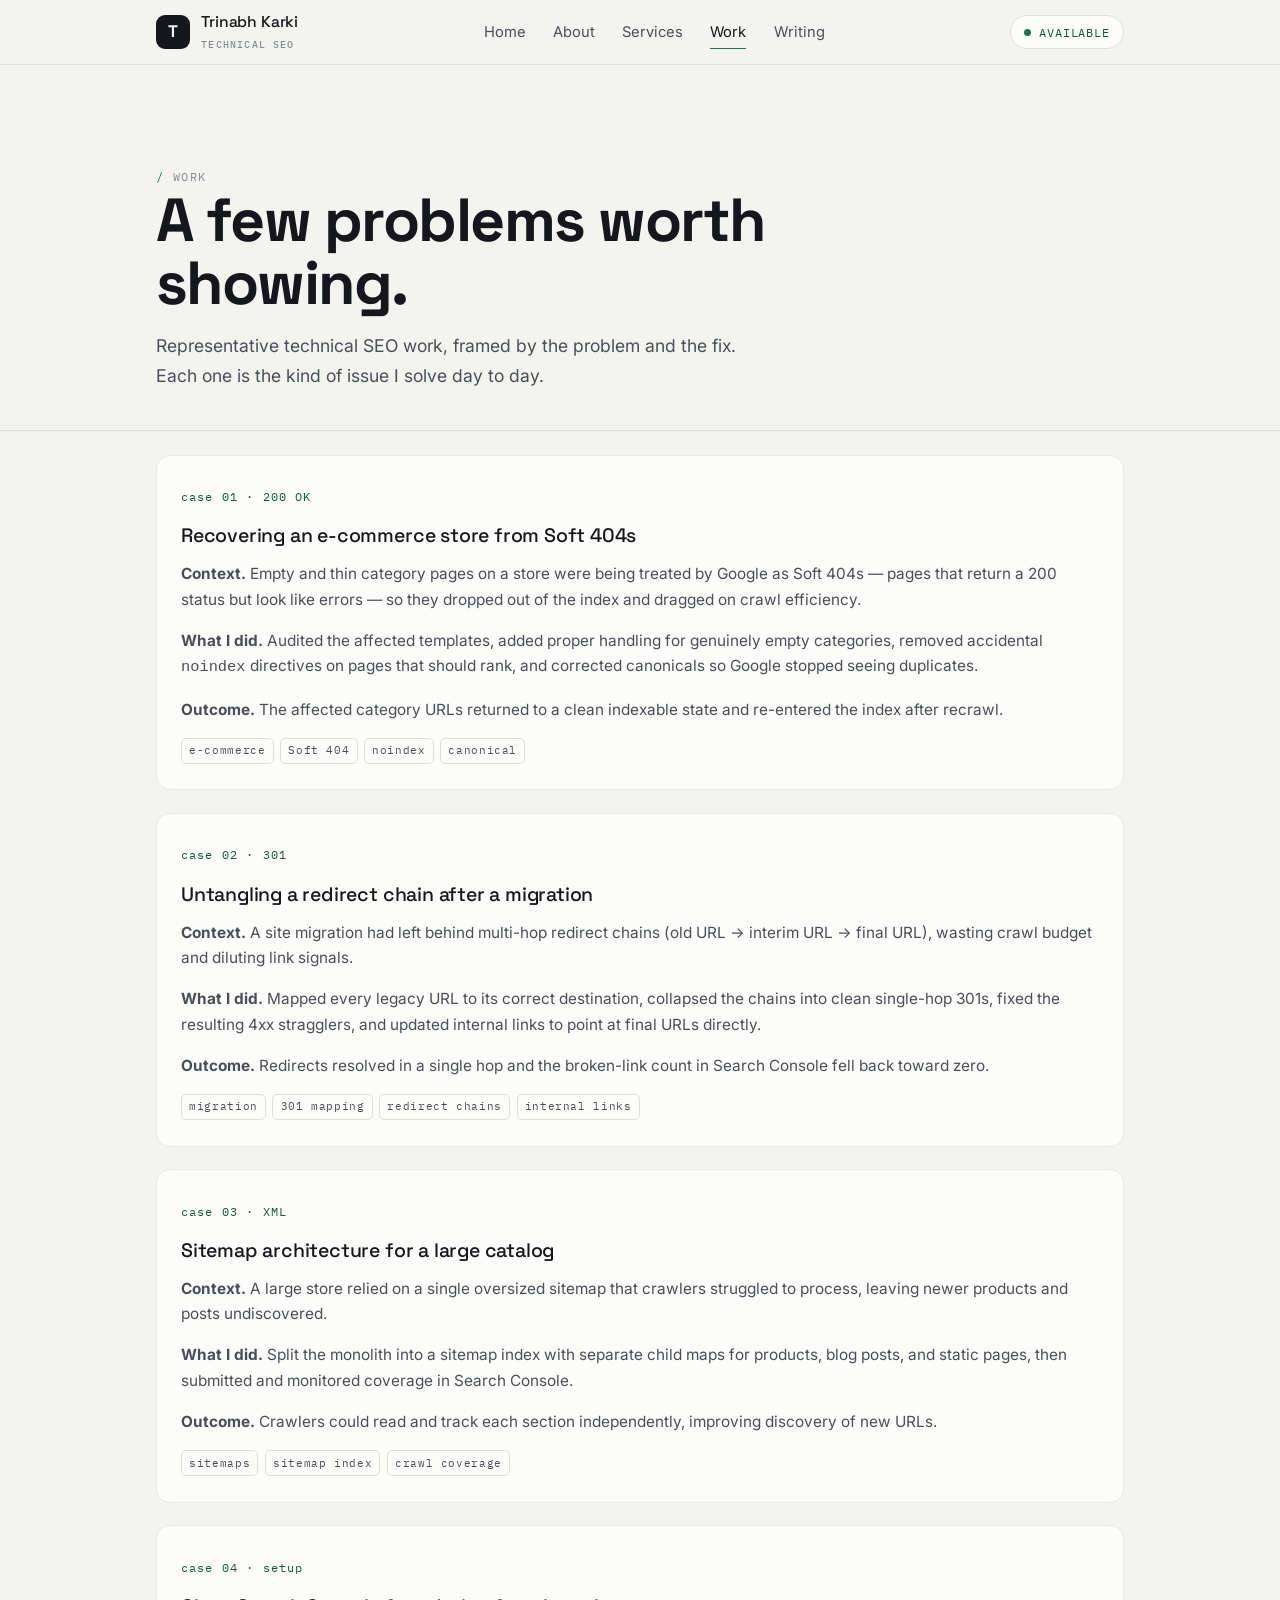
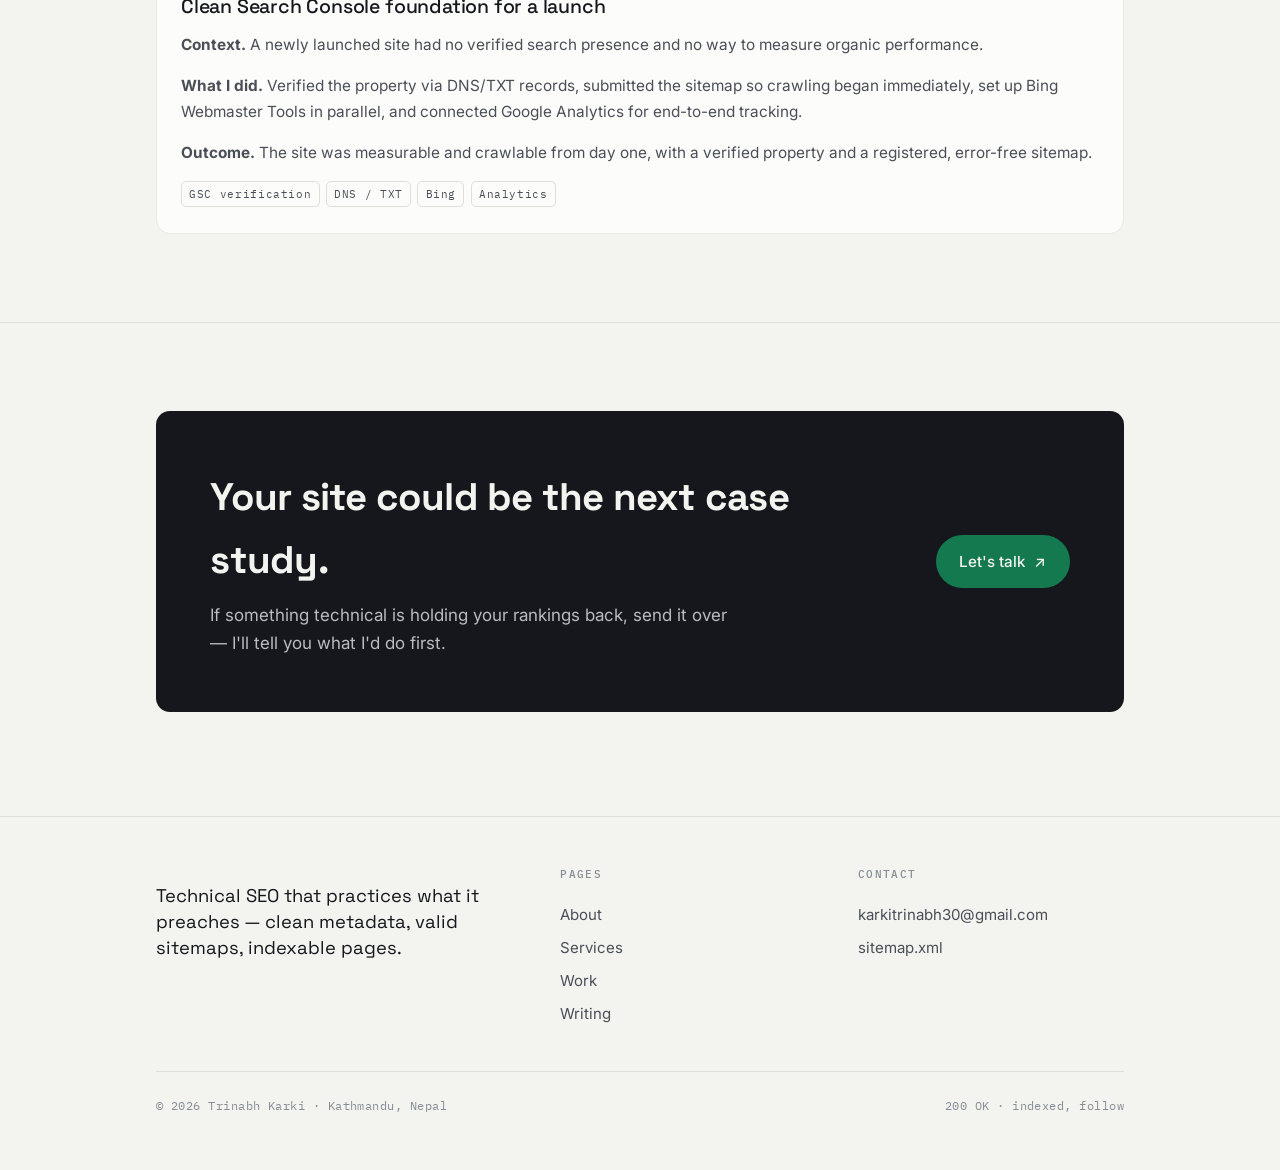
<file: mnt/user-data/outputs/projects/index.html>
<!DOCTYPE html>
<html lang="en">
<head>
<meta charset="UTF-8">
<meta name="viewport" content="width=device-width, initial-scale=1">
<title>Work — Technical SEO Case Studies | Trinabh Karki</title>
<meta name="description" content="Selected technical SEO work by Trinabh Karki: recovering indexing from Soft 404s, untangling redirect chains after migrations, and sitemap architecture for large catalogs.">
<link rel="canonical" href="https://trinabh.com.np/projects/">
<meta name="robots" content="index, follow">
<meta property="og:type" content="website">
<meta property="og:title" content="Work — Trinabh Karki">
<meta property="og:description" content="Selected technical SEO case studies.">
<meta property="og:url" content="https://trinabh.com.np/projects/">
<meta property="og:image" content="https://trinabh.com.np/profile1.jpg">
<link rel="icon" href="/favicon.jpg">
<link rel="preconnect" href="https://fonts.googleapis.com">
<link rel="preconnect" href="https://fonts.gstatic.com" crossorigin>
<link href="https://fonts.googleapis.com/css2?family=IBM+Plex+Mono:wght@400;500&family=Inter:wght@400;500;600&family=Space+Grotesk:wght@500;700&display=swap" rel="stylesheet">
<link rel="stylesheet" href="/main.css">
</head>
<body>

<header class="site-head">
  <div class="wrap head-inner">
    <a class="brand" href="/"><span class="brand-mark">T</span><span class="brand-name">Trinabh Karki<span>Technical SEO</span></span></a>
    <nav class="nav" aria-label="Primary">
      <a href="/">Home</a><a href="/about/">About</a><a href="/services/">Services</a>
      <a href="/projects/" aria-current="page">Work</a><a href="/blog/">Writing</a>
    </nav>
    <a class="head-cta" href="mailto:karkitrinabh30@gmail.com"><span class="dot"></span>available</a>
    <button class="nav-toggle" aria-label="Menu" aria-expanded="false"><span></span><span></span><span></span></button>
  </div>
</header>

<main>
  <section class="page-head">
    <div class="wrap">
      <p class="eyebrow"><span class="token"><span class="slash">/</span> work</span></p>
      <h1>A few problems worth showing.</h1>
      <p>Representative technical SEO work, framed by the problem and the fix. Each one is the kind of issue I solve day to day.</p>
    </div>
  </section>

  <!-- NOTE FOR TRINABH: these case studies are written truthfully
       around the work you described, with outcomes kept qualitative.
       Search this file for the word "metric" to find the spots where
       you should swap in real figures from the actual project (and a
       real client name if you are able to share one). -->

  <section class="section" style="padding-top:1.5rem">
    <div class="wrap grid" style="gap:1.4rem">

      <article class="card reveal">
        <span class="num">case 01 · 200 OK</span>
        <h3>Recovering an e-commerce store from Soft 404s</h3>
        <p style="margin-bottom:1rem"><strong>Context.</strong> Empty and thin category pages on a store were being treated by Google as Soft 404s — pages that return a 200 status but look like errors — so they dropped out of the index and dragged on crawl efficiency.</p>
        <p style="margin-bottom:1rem"><strong>What I did.</strong> Audited the affected templates, added proper handling for genuinely empty categories, removed accidental <code>noindex</code> directives on pages that should rank, and corrected canonicals so Google stopped seeing duplicates.</p>
        <p><strong>Outcome.</strong> The affected category URLs returned to a clean indexable state and re-entered the index after recrawl.
          <!-- metric: e.g. "X category pages reindexed within Y weeks" --></p>
        <div class="tags"><span class="tag">e-commerce</span><span class="tag">Soft 404</span><span class="tag">noindex</span><span class="tag">canonical</span></div>
      </article>

      <article class="card reveal">
        <span class="num">case 02 · 301</span>
        <h3>Untangling a redirect chain after a migration</h3>
        <p style="margin-bottom:1rem"><strong>Context.</strong> A site migration had left behind multi-hop redirect chains (old URL → interim URL → final URL), wasting crawl budget and diluting link signals.</p>
        <p style="margin-bottom:1rem"><strong>What I did.</strong> Mapped every legacy URL to its correct destination, collapsed the chains into clean single-hop 301s, fixed the resulting 4xx stragglers, and updated internal links to point at final URLs directly.</p>
        <p><strong>Outcome.</strong> Redirects resolved in a single hop and the broken-link count in Search Console fell back toward zero.
          <!-- metric: e.g. "reduced redirect hops from N to 1 across M URLs" --></p>
        <div class="tags"><span class="tag">migration</span><span class="tag">301 mapping</span><span class="tag">redirect chains</span><span class="tag">internal links</span></div>
      </article>

      <article class="card reveal">
        <span class="num">case 03 · XML</span>
        <h3>Sitemap architecture for a large catalog</h3>
        <p style="margin-bottom:1rem"><strong>Context.</strong> A large store relied on a single oversized sitemap that crawlers struggled to process, leaving newer products and posts undiscovered.</p>
        <p style="margin-bottom:1rem"><strong>What I did.</strong> Split the monolith into a sitemap index with separate child maps for products, blog posts, and static pages, then submitted and monitored coverage in Search Console.</p>
        <p><strong>Outcome.</strong> Crawlers could read and track each section independently, improving discovery of new URLs.
          <!-- metric: e.g. "indexed coverage improved from X% to Y%" --></p>
        <div class="tags"><span class="tag">sitemaps</span><span class="tag">sitemap index</span><span class="tag">crawl coverage</span></div>
      </article>

      <article class="card reveal">
        <span class="num">case 04 · setup</span>
        <h3>Clean Search Console foundation for a launch</h3>
        <p style="margin-bottom:1rem"><strong>Context.</strong> A newly launched site had no verified search presence and no way to measure organic performance.</p>
        <p style="margin-bottom:1rem"><strong>What I did.</strong> Verified the property via DNS/TXT records, submitted the sitemap so crawling began immediately, set up Bing Webmaster Tools in parallel, and connected Google Analytics for end-to-end tracking.</p>
        <p><strong>Outcome.</strong> The site was measurable and crawlable from day one, with a verified property and a registered, error-free sitemap.
          <!-- metric: e.g. "first pages indexed within N days of launch" --></p>
        <div class="tags"><span class="tag">GSC verification</span><span class="tag">DNS / TXT</span><span class="tag">Bing</span><span class="tag">Analytics</span></div>
      </article>

    </div>
  </section>

  <section class="section">
    <div class="wrap">
      <div class="band reveal">
        <div>
          <h2>Your site could be the next case study.</h2>
          <p>If something technical is holding your rankings back, send it over — I'll tell you what I'd do first.</p>
        </div>
        <a class="btn btn-primary" href="mailto:karkitrinabh30@gmail.com">Let's talk <span class="arrow">↗</span></a>
      </div>
    </div>
  </section>
</main>

<footer class="site-foot">
  <div class="wrap">
    <div class="foot-grid">
      <div><p class="foot-lead">Technical SEO that practices what it preaches — clean metadata, valid sitemaps, indexable pages.</p></div>
      <div><h4>Pages</h4><a href="/about/">About</a><a href="/services/">Services</a><a href="/projects/">Work</a><a href="/blog/">Writing</a></div>
      <div><h4>Contact</h4><a href="mailto:karkitrinabh30@gmail.com">karkitrinabh30@gmail.com</a><a href="/sitemap.xml">sitemap.xml</a></div>
    </div>
    <div class="foot-base"><span>© 2026 Trinabh Karki · Kathmandu, Nepal</span><span>200 OK · indexed, follow</span></div>
  </div>
</footer>

<script src="/site.js"></script>
</body>
</html>
</file>
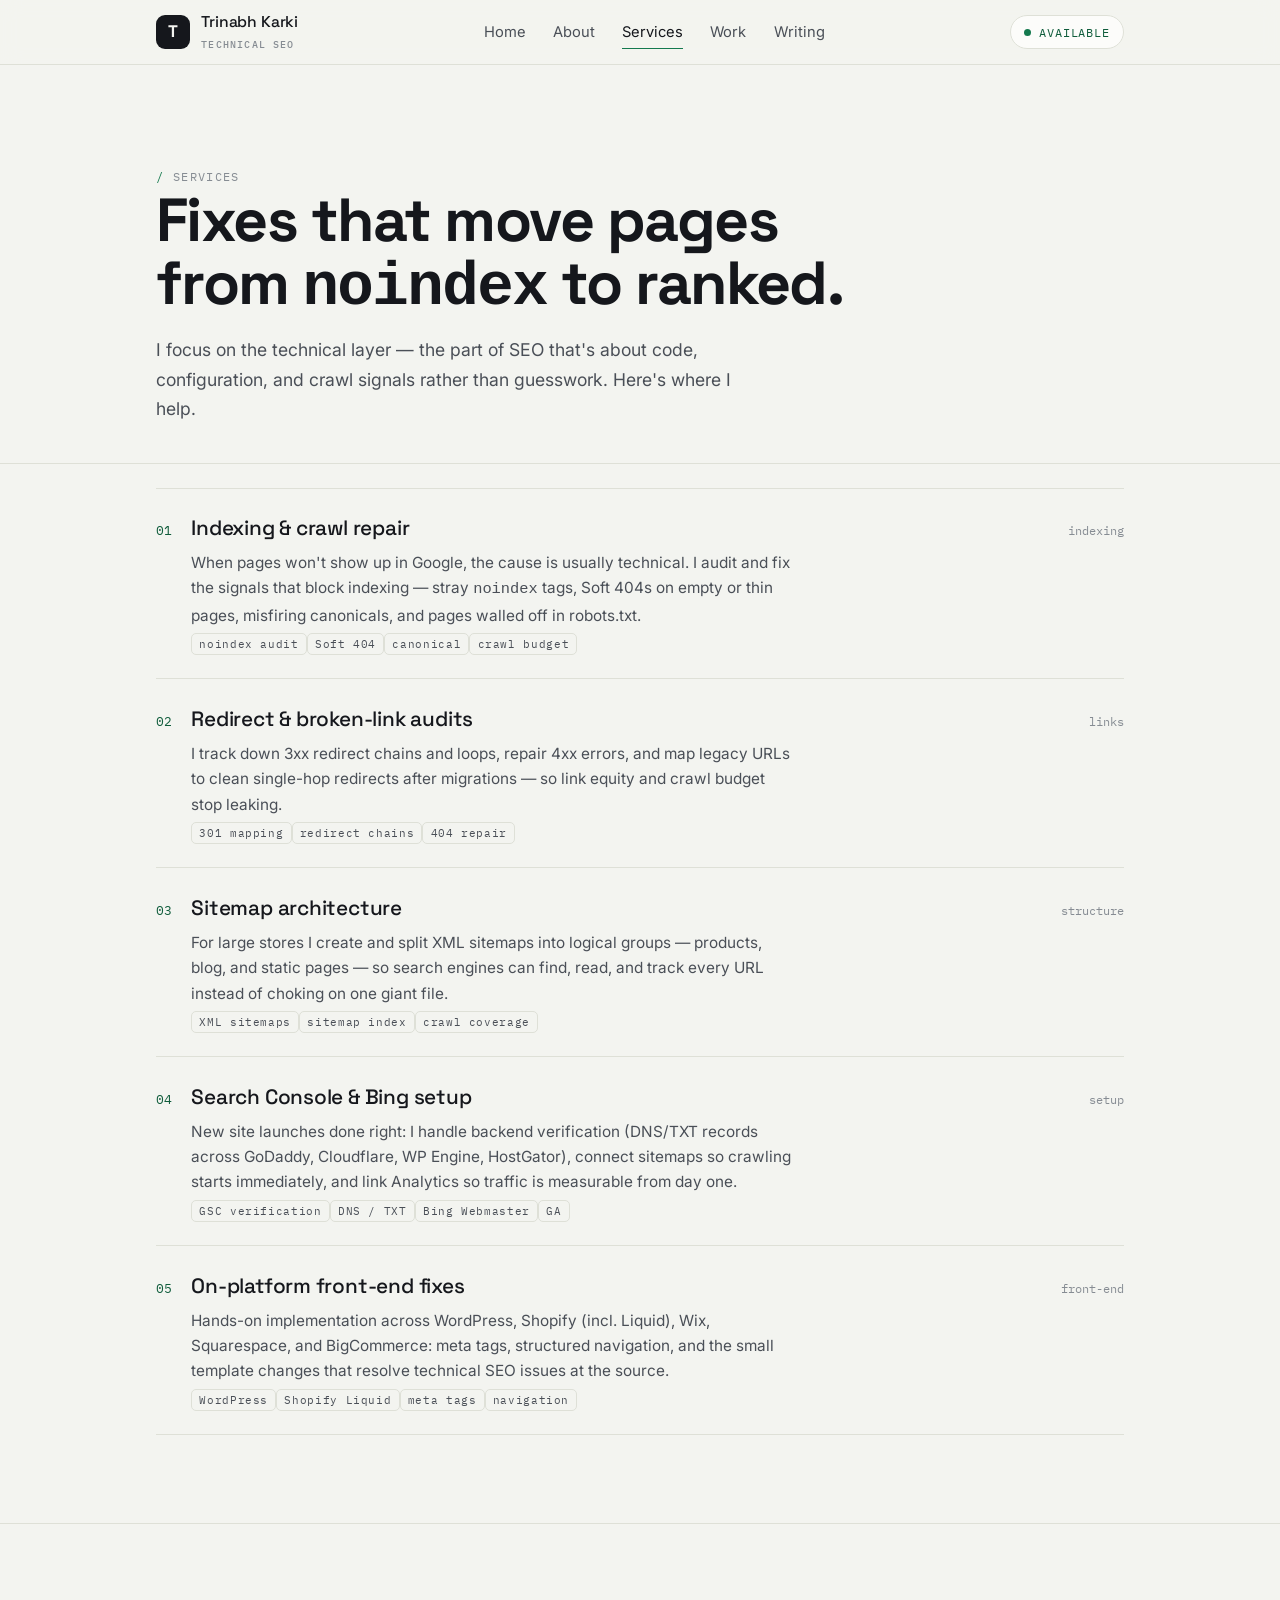
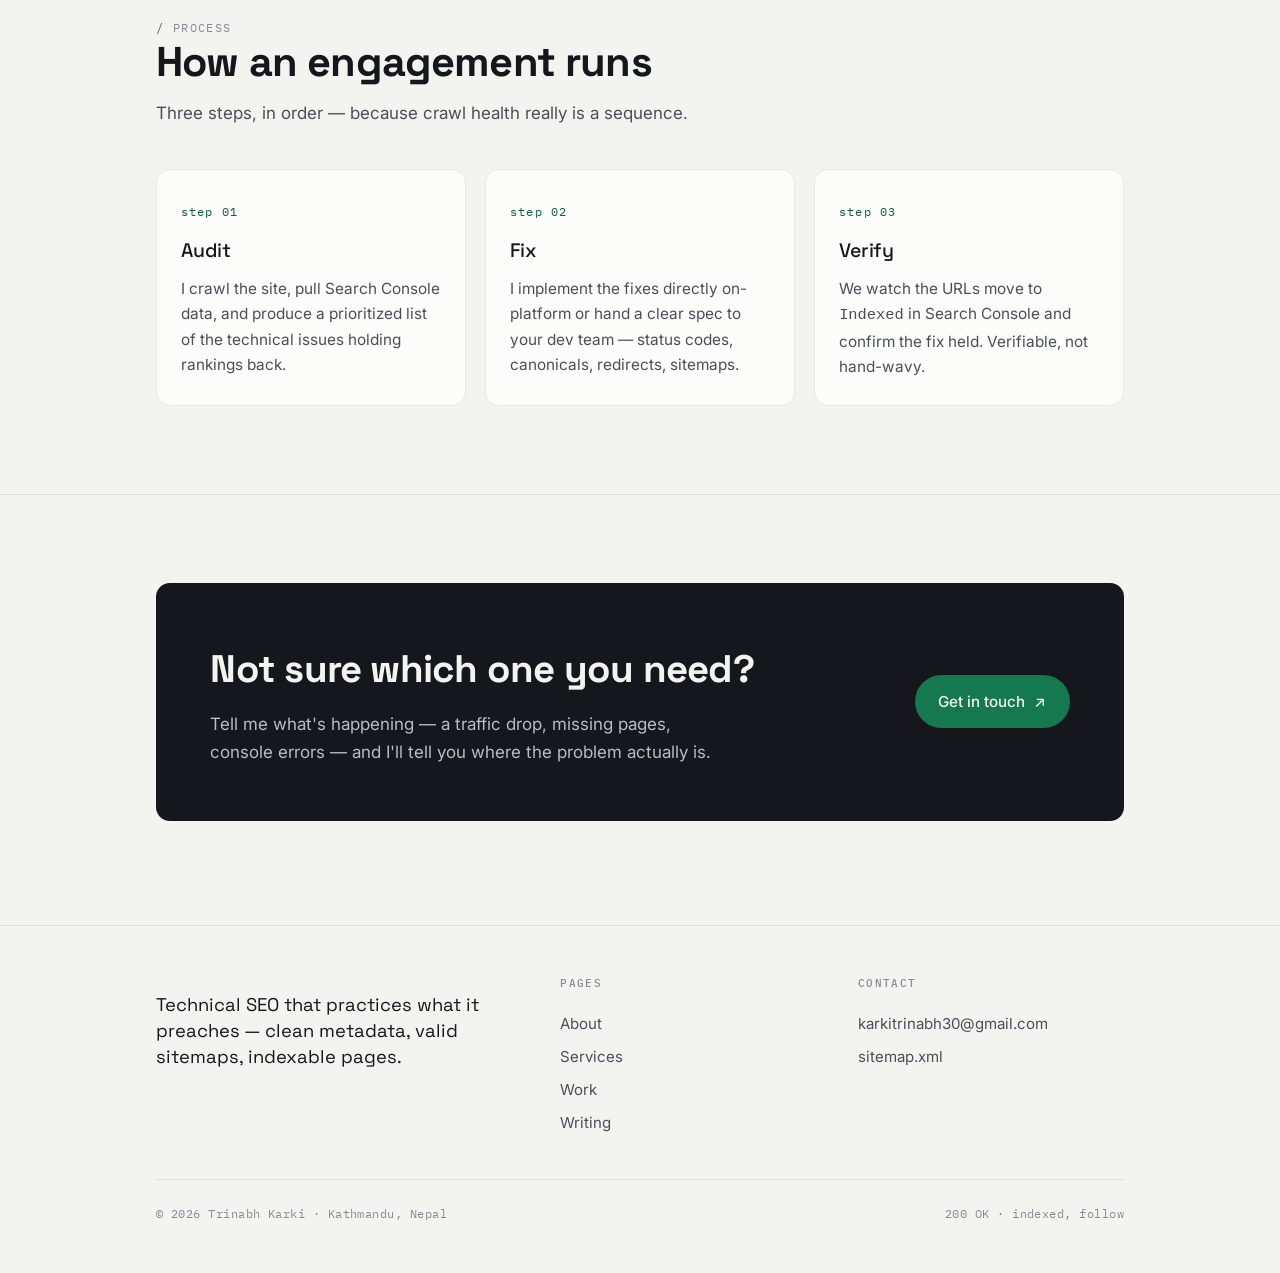
<file: mnt/user-data/outputs/services/index.html>
<!DOCTYPE html>
<html lang="en">
<head>
<meta charset="UTF-8">
<meta name="viewport" content="width=device-width, initial-scale=1">
<title>Services — Technical SEO, Indexing & Search Console Setup | Trinabh Karki</title>
<meta name="description" content="Technical SEO services: indexing and crawl repair, sitemap architecture, redirect and broken-link audits, and Google Search Console and Bing Webmaster setup.">
<link rel="canonical" href="https://trinabh.com.np/services/">
<meta name="robots" content="index, follow">
<meta property="og:type" content="website">
<meta property="og:title" content="Services — Trinabh Karki">
<meta property="og:description" content="Technical SEO, indexing repair, sitemaps, and search console setup.">
<meta property="og:url" content="https://trinabh.com.np/services/">
<meta property="og:image" content="https://trinabh.com.np/profile1.jpg">
<link rel="icon" href="/favicon.jpg">
<link rel="preconnect" href="https://fonts.googleapis.com">
<link rel="preconnect" href="https://fonts.gstatic.com" crossorigin>
<link href="https://fonts.googleapis.com/css2?family=IBM+Plex+Mono:wght@400;500&family=Inter:wght@400;500;600&family=Space+Grotesk:wght@500;700&display=swap" rel="stylesheet">
<link rel="stylesheet" href="/main.css">
</head>
<body>

<header class="site-head">
  <div class="wrap head-inner">
    <a class="brand" href="/"><span class="brand-mark">T</span><span class="brand-name">Trinabh Karki<span>Technical SEO</span></span></a>
    <nav class="nav" aria-label="Primary">
      <a href="/">Home</a><a href="/about/">About</a>
      <a href="/services/" aria-current="page">Services</a>
      <a href="/projects/">Work</a><a href="/blog/">Writing</a>
    </nav>
    <a class="head-cta" href="mailto:karkitrinabh30@gmail.com"><span class="dot"></span>available</a>
    <button class="nav-toggle" aria-label="Menu" aria-expanded="false"><span></span><span></span><span></span></button>
  </div>
</header>

<main>
  <section class="page-head">
    <div class="wrap">
      <p class="eyebrow"><span class="token"><span class="slash">/</span> services</span></p>
      <h1>Fixes that move pages from <code>noindex</code> to ranked.</h1>
      <p>I focus on the technical layer — the part of SEO that's about code, configuration, and crawl signals rather than guesswork. Here's where I help.</p>
    </div>
  </section>

  <section class="section" style="padding-top:1.5rem">
    <div class="wrap">
      <div class="rows reveal">
        <div class="row" style="cursor:default">
          <span class="row-no">01</span>
          <span>
            <h3>Indexing & crawl repair</h3>
            <p>When pages won't show up in Google, the cause is usually technical. I audit and fix the signals that block indexing — stray <code>noindex</code> tags, Soft 404s on empty or thin pages, misfiring canonicals, and pages walled off in robots.txt.</p>
            <div class="tags"><span class="tag">noindex audit</span><span class="tag">Soft 404</span><span class="tag">canonical</span><span class="tag">crawl budget</span></div>
          </span>
          <span class="row-meta">indexing</span>
        </div>
        <div class="row" style="cursor:default">
          <span class="row-no">02</span>
          <span>
            <h3>Redirect & broken-link audits</h3>
            <p>I track down 3xx redirect chains and loops, repair 4xx errors, and map legacy URLs to clean single-hop redirects after migrations — so link equity and crawl budget stop leaking.</p>
            <div class="tags"><span class="tag">301 mapping</span><span class="tag">redirect chains</span><span class="tag">404 repair</span></div>
          </span>
          <span class="row-meta">links</span>
        </div>
        <div class="row" style="cursor:default">
          <span class="row-no">03</span>
          <span>
            <h3>Sitemap architecture</h3>
            <p>For large stores I create and split XML sitemaps into logical groups — products, blog, and static pages — so search engines can find, read, and track every URL instead of choking on one giant file.</p>
            <div class="tags"><span class="tag">XML sitemaps</span><span class="tag">sitemap index</span><span class="tag">crawl coverage</span></div>
          </span>
          <span class="row-meta">structure</span>
        </div>
        <div class="row" style="cursor:default">
          <span class="row-no">04</span>
          <span>
            <h3>Search Console & Bing setup</h3>
            <p>New site launches done right: I handle backend verification (DNS/TXT records across GoDaddy, Cloudflare, WP Engine, HostGator), connect sitemaps so crawling starts immediately, and link Analytics so traffic is measurable from day one.</p>
            <div class="tags"><span class="tag">GSC verification</span><span class="tag">DNS / TXT</span><span class="tag">Bing Webmaster</span><span class="tag">GA</span></div>
          </span>
          <span class="row-meta">setup</span>
        </div>
        <div class="row" style="cursor:default">
          <span class="row-no">05</span>
          <span>
            <h3>On-platform front-end fixes</h3>
            <p>Hands-on implementation across WordPress, Shopify (incl. Liquid), Wix, Squarespace, and BigCommerce: meta tags, structured navigation, and the small template changes that resolve technical SEO issues at the source.</p>
            <div class="tags"><span class="tag">WordPress</span><span class="tag">Shopify Liquid</span><span class="tag">meta tags</span><span class="tag">navigation</span></div>
          </span>
          <span class="row-meta">front-end</span>
        </div>
      </div>
    </div>
  </section>

  <section class="section">
    <div class="wrap">
      <div class="section-head reveal">
        <p class="eyebrow"><span class="token"><span class="slash">/</span> process</span></p>
        <h2>How an engagement runs</h2>
        <p>Three steps, in order — because crawl health really is a sequence.</p>
      </div>
      <div class="grid grid-3">
        <article class="card reveal"><span class="num">step 01</span><h3>Audit</h3><p>I crawl the site, pull Search Console data, and produce a prioritized list of the technical issues holding rankings back.</p></article>
        <article class="card reveal"><span class="num">step 02</span><h3>Fix</h3><p>I implement the fixes directly on-platform or hand a clear spec to your dev team — status codes, canonicals, redirects, sitemaps.</p></article>
        <article class="card reveal"><span class="num">step 03</span><h3>Verify</h3><p>We watch the URLs move to <code>Indexed</code> in Search Console and confirm the fix held. Verifiable, not hand-wavy.</p></article>
      </div>
    </div>
  </section>

  <section class="section">
    <div class="wrap">
      <div class="band reveal">
        <div>
          <h2>Not sure which one you need?</h2>
          <p>Tell me what's happening — a traffic drop, missing pages, console errors — and I'll tell you where the problem actually is.</p>
        </div>
        <a class="btn btn-primary" href="mailto:karkitrinabh30@gmail.com">Get in touch <span class="arrow">↗</span></a>
      </div>
    </div>
  </section>
</main>

<footer class="site-foot">
  <div class="wrap">
    <div class="foot-grid">
      <div><p class="foot-lead">Technical SEO that practices what it preaches — clean metadata, valid sitemaps, indexable pages.</p></div>
      <div><h4>Pages</h4><a href="/about/">About</a><a href="/services/">Services</a><a href="/projects/">Work</a><a href="/blog/">Writing</a></div>
      <div><h4>Contact</h4><a href="mailto:karkitrinabh30@gmail.com">karkitrinabh30@gmail.com</a><a href="/sitemap.xml">sitemap.xml</a></div>
    </div>
    <div class="foot-base"><span>© 2026 Trinabh Karki · Kathmandu, Nepal</span><span>200 OK · indexed, follow</span></div>
  </div>
</footer>

<script src="/site.js"></script>
</body>
</html>
</file>
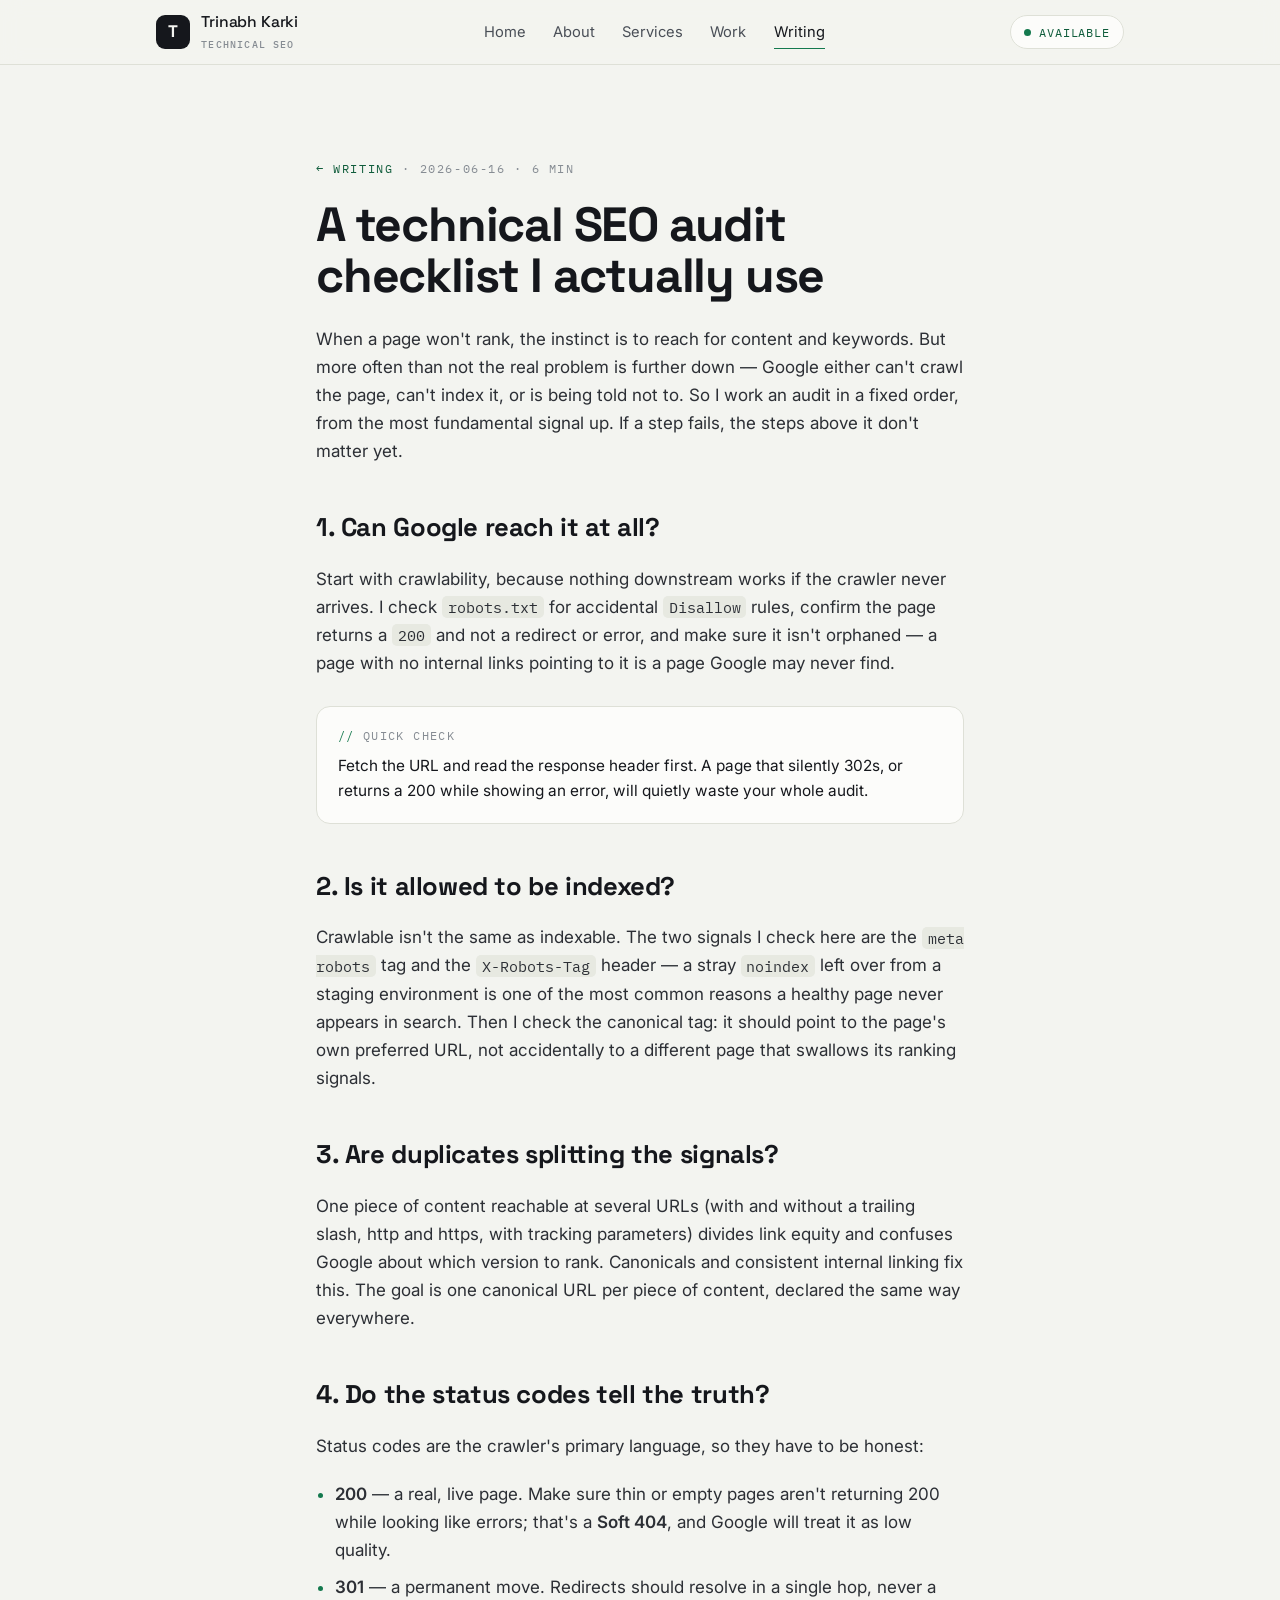
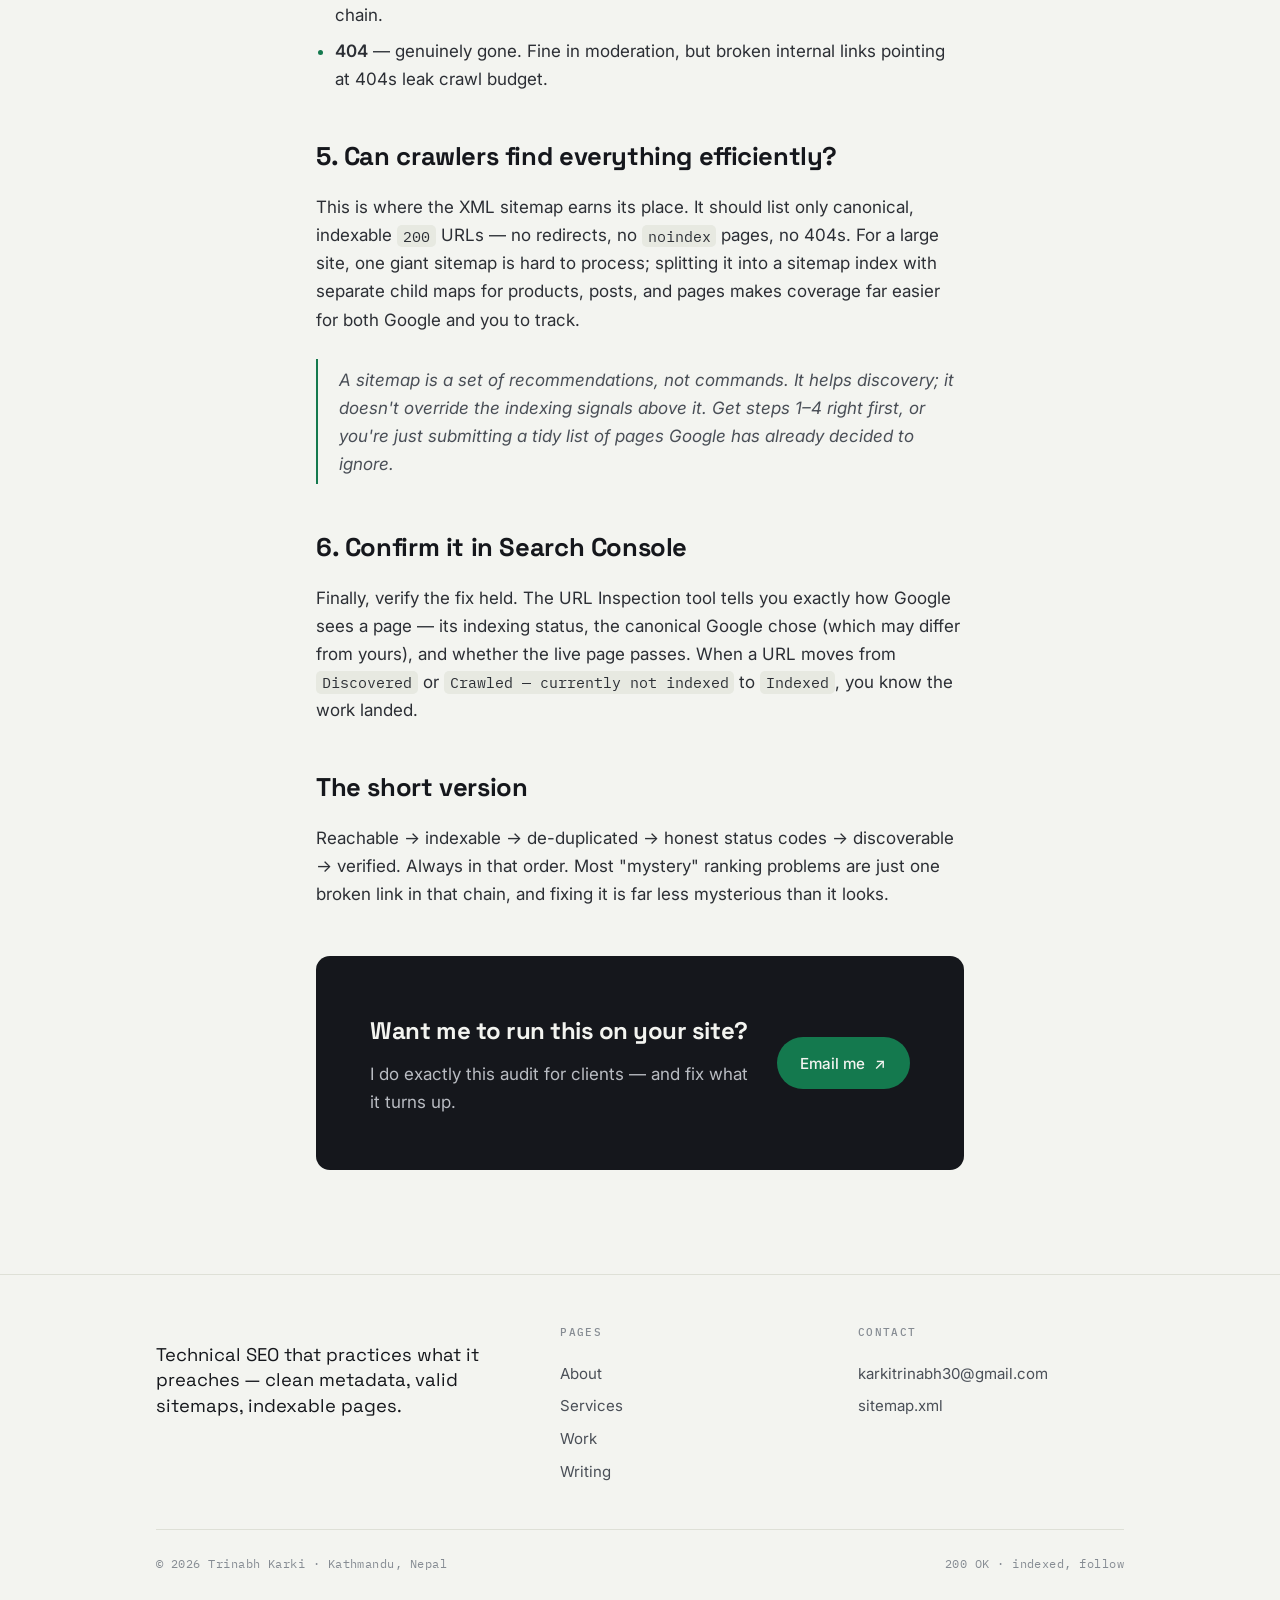
<file: mnt/user-data/outputs/blog/technical-seo-audit-checklist/index.html>
<!DOCTYPE html>
<html lang="en">
<head>
<meta charset="UTF-8">
<meta name="viewport" content="width=device-width, initial-scale=1">
<title>A Technical SEO Audit Checklist I Actually Use | Trinabh Karki</title>
<meta name="description" content="The exact order I work through a technical SEO audit — crawlability, indexing, canonicals, redirects, sitemaps, and status codes — and why doing it in sequence matters.">
<link rel="canonical" href="https://trinabh.com.np/blog/technical-seo-audit-checklist/">
<meta name="robots" content="index, follow">
<meta property="og:type" content="article">
<meta property="og:title" content="A technical SEO audit checklist I actually use">
<meta property="og:description" content="The exact order I work through a site when something isn't ranking.">
<meta property="og:url" content="https://trinabh.com.np/blog/technical-seo-audit-checklist/">
<meta property="og:image" content="https://trinabh.com.np/profile1.jpg">
<link rel="icon" href="/favicon.jpg">
<link rel="preconnect" href="https://fonts.googleapis.com">
<link rel="preconnect" href="https://fonts.gstatic.com" crossorigin>
<link href="https://fonts.googleapis.com/css2?family=IBM+Plex+Mono:wght@400;500&family=Inter:wght@400;500;600&family=Space+Grotesk:wght@500;700&display=swap" rel="stylesheet">
<link rel="stylesheet" href="/main.css">
<script type="application/ld+json">
{
  "@context": "https://schema.org",
  "@type": "BlogPosting",
  "headline": "A technical SEO audit checklist I actually use",
  "author": { "@type": "Person", "name": "Trinabh Karki", "url": "https://trinabh.com.np/" },
  "datePublished": "2026-06-16",
  "image": "https://trinabh.com.np/profile1.jpg",
  "mainEntityOfPage": "https://trinabh.com.np/blog/technical-seo-audit-checklist/"
}
</script>
</head>
<body>

<header class="site-head">
  <div class="wrap head-inner">
    <a class="brand" href="/"><span class="brand-mark">T</span><span class="brand-name">Trinabh Karki<span>Technical SEO</span></span></a>
    <nav class="nav" aria-label="Primary">
      <a href="/">Home</a><a href="/about/">About</a><a href="/services/">Services</a><a href="/projects/">Work</a>
      <a href="/blog/" aria-current="page">Writing</a>
    </nav>
    <a class="head-cta" href="mailto:karkitrinabh30@gmail.com"><span class="dot"></span>available</a>
    <button class="nav-toggle" aria-label="Menu" aria-expanded="false"><span></span><span></span><span></span></button>
  </div>
</header>

<main>
  <article class="section" style="border-top:none">
    <div class="wrap" style="max-width:760px">
      <p class="eyebrow"><a href="/blog/" style="color:var(--index-dim)">← writing</a> · 2026-06-16 · 6 min</p>
      <h1 style="font-family:var(--display); font-weight:700; font-size:clamp(2rem,5vw,3rem); letter-spacing:-.025em; line-height:1.06; margin:0 0 1.4rem">A technical SEO audit checklist I actually use</h1>

      <div class="prose">
        <p>When a page won't rank, the instinct is to reach for content and keywords. But more often than not the real problem is further down — Google either can't crawl the page, can't index it, or is being told not to. So I work an audit in a fixed order, from the most fundamental signal up. If a step fails, the steps above it don't matter yet.</p>

        <h2>1. Can Google reach it at all?</h2>
        <p>Start with crawlability, because nothing downstream works if the crawler never arrives. I check <code>robots.txt</code> for accidental <code>Disallow</code> rules, confirm the page returns a <code>200</code> and not a redirect or error, and make sure it isn't orphaned — a page with no internal links pointing to it is a page Google may never find.</p>

        <div class="callout">
          <span class="token"><span class="slash">//</span> quick check</span>
          Fetch the URL and read the response header first. A page that silently 302s, or returns a 200 while showing an error, will quietly waste your whole audit.
        </div>

        <h2>2. Is it allowed to be indexed?</h2>
        <p>Crawlable isn't the same as indexable. The two signals I check here are the <code>meta robots</code> tag and the <code>X-Robots-Tag</code> header — a stray <code>noindex</code> left over from a staging environment is one of the most common reasons a healthy page never appears in search. Then I check the canonical tag: it should point to the page's own preferred URL, not accidentally to a different page that swallows its ranking signals.</p>

        <h2>3. Are duplicates splitting the signals?</h2>
        <p>One piece of content reachable at several URLs (with and without a trailing slash, http and https, with tracking parameters) divides link equity and confuses Google about which version to rank. Canonicals and consistent internal linking fix this. The goal is one canonical URL per piece of content, declared the same way everywhere.</p>

        <h2>4. Do the status codes tell the truth?</h2>
        <p>Status codes are the crawler's primary language, so they have to be honest:</p>
        <ul>
          <li><strong>200</strong> — a real, live page. Make sure thin or empty pages aren't returning 200 while looking like errors; that's a <strong>Soft 404</strong>, and Google will treat it as low quality.</li>
          <li><strong>301</strong> — a permanent move. Redirects should resolve in a single hop, never a chain.</li>
          <li><strong>404</strong> — genuinely gone. Fine in moderation, but broken internal links pointing at 404s leak crawl budget.</li>
        </ul>

        <h2>5. Can crawlers find everything efficiently?</h2>
        <p>This is where the XML sitemap earns its place. It should list only canonical, indexable <code>200</code> URLs — no redirects, no <code>noindex</code> pages, no 404s. For a large site, one giant sitemap is hard to process; splitting it into a sitemap index with separate child maps for products, posts, and pages makes coverage far easier for both Google and you to track.</p>

        <blockquote>A sitemap is a set of recommendations, not commands. It helps discovery; it doesn't override the indexing signals above it. Get steps 1–4 right first, or you're just submitting a tidy list of pages Google has already decided to ignore.</blockquote>

        <h2>6. Confirm it in Search Console</h2>
        <p>Finally, verify the fix held. The URL Inspection tool tells you exactly how Google sees a page — its indexing status, the canonical Google chose (which may differ from yours), and whether the live page passes. When a URL moves from <code>Discovered</code> or <code>Crawled — currently not indexed</code> to <code>Indexed</code>, you know the work landed.</p>

        <h2>The short version</h2>
        <p>Reachable → indexable → de-duplicated → honest status codes → discoverable → verified. Always in that order. Most "mystery" ranking problems are just one broken link in that chain, and fixing it is far less mysterious than it looks.</p>
      </div>

      <div class="band reveal" style="margin-top:3rem">
        <div>
          <h2 style="font-size:1.5rem">Want me to run this on your site?</h2>
          <p>I do exactly this audit for clients — and fix what it turns up.</p>
        </div>
        <a class="btn btn-primary" href="mailto:karkitrinabh30@gmail.com">Email me <span class="arrow">↗</span></a>
      </div>
    </div>
  </article>
</main>

<footer class="site-foot">
  <div class="wrap">
    <div class="foot-grid">
      <div><p class="foot-lead">Technical SEO that practices what it preaches — clean metadata, valid sitemaps, indexable pages.</p></div>
      <div><h4>Pages</h4><a href="/about/">About</a><a href="/services/">Services</a><a href="/projects/">Work</a><a href="/blog/">Writing</a></div>
      <div><h4>Contact</h4><a href="mailto:karkitrinabh30@gmail.com">karkitrinabh30@gmail.com</a><a href="/sitemap.xml">sitemap.xml</a></div>
    </div>
    <div class="foot-base"><span>© 2026 Trinabh Karki · Kathmandu, Nepal</span><span>200 OK · indexed, follow</span></div>
  </div>
</footer>

<script src="/site.js"></script>
</body>
</html>
</file>
<file: css/main.css>
/* ============================================================
   Trinabh Karki - Technical SEO Analyst
   Design system: the machine-readable layer made visible.
   ============================================================ */

:root {
  --paper:      #F3F4F0;  /* cool off-white base                     */
  --panel:      #FCFCFA;  /* raised card surface                     */
  --ink:        #15171C;  /* near-black, faint blue                  */
  --ink-soft:   #4A4F57;  /* secondary text                          */
  --ink-faint:  #5E6267;  /* tertiary / captions - AA on paper & panel */
  --line:       #DEE0D7;  /* hairline on paper                       */
  --line-soft:  #E9EAE3;  /* hairline on panels                      */
  --index:      #14794E;  /* the live / indexed / 200 accent         */
  --index-dim:  #0F5C3B;  /* darker green for text on light          */
  --signal:     #B4471F;  /* clay - the one warning/error moment     */

  --display: "Space Grotesk", system-ui, sans-serif;
  --body:    "Inter", system-ui, sans-serif;
  --mono:    "IBM Plex Mono", ui-monospace, monospace;

  --wrap: 1080px;
  --gutter: clamp(1.25rem, 5vw, 3.5rem);
  --radius: 14px;
  --ease: cubic-bezier(.2, .7, .2, 1);

  --code-bg:  #E7E9E1;  /* inline code background                  */
  --code-ink: inherit;  /* inline code text - follows surrounding copy */

  --band-bg:     #15171C;  /* dark CTA band surface                   */
  --band-ink:    #F3F4F0;  /* band heading text                       */
  --band-ink-soft: #B9BCC2;/* band body text                          */
  --metabar-bg:  #15171C;  /* HTTP status bar atop the meta panel     */
  --shadow-card: rgba(21,23,28,.35);   /* card hover lift            */
  --glow:        rgba(20,121,78,.45);  /* pulsing status dot          */
  --glow-out:    rgba(20,121,78,0);    /* ...faded, for the keyframe  */
}

* { box-sizing: border-box; }

html { scroll-behavior: smooth; }
@media (prefers-reduced-motion: reduce) { html { scroll-behavior: auto; } }

body {
  margin: 0;
  background: var(--paper);
  color: var(--ink);
  font-family: var(--body);
  font-size: 1.0625rem;
  line-height: 1.65;
  -webkit-font-smoothing: antialiased;
  text-rendering: optimizeLegibility;
  transition: background-color .25s var(--ease), color .25s var(--ease);
}

/* ---------- paper grain: subtle texture over the --paper base ---------- */
body::after {
  content: "";
  position: fixed; inset: 0;
  z-index: 2147483647;
  pointer-events: none;
  opacity: .045;
  mix-blend-mode: overlay;
  background-image: url('data:image/svg+xml;utf8,<svg xmlns="http://www.w3.org/2000/svg"><filter id="n"><feTurbulence type="fractalNoise" baseFrequency="0.85" numOctaves="2" stitchTiles="stitch"/></filter><rect width="100%" height="100%" filter="url(%23n)"/></svg>');
  background-repeat: repeat;
  background-size: 180px 180px;
}
@media (max-width: 760px) {
  body::after { display: none; }
}

img { max-width: 100%; display: block; }

a { color: inherit; text-decoration: none; }

::selection { background: var(--index); color: #fff; }

:focus-visible {
  outline: 2px solid var(--index);
  outline-offset: 3px;
  border-radius: 3px;
}

.wrap { width: 100%; max-width: var(--wrap); margin-inline: auto; padding-inline: var(--gutter); }

/* ---------- mono tokens / eyebrows : the data layer ---------- */
.token {
  font-family: var(--mono);
  font-size: .72rem;
  letter-spacing: .12em;
  text-transform: uppercase;
  color: var(--ink-faint);
}
.token .slash { color: var(--index); }

.eyebrow {
  display: inline-flex;
  align-items: center;
  gap: .55rem;
  font-family: var(--mono);
  font-size: .72rem;
  letter-spacing: .14em;
  text-transform: uppercase;
  color: var(--ink-faint);
  margin: 0 0 1.4rem;
}
.eyebrow b { color: var(--index-dim); font-weight: 500; }
.eyebrow::after {
  content: "";
  display: inline-block;
  width: 6px; height: 1em;
  background: var(--index);
  animation: caret 1.1s step-end infinite;
}
@keyframes caret { 50% { opacity: 0; } }
@media (prefers-reduced-motion: reduce) { .eyebrow::after { animation: none; } }

/* live status dot */
.dot {
  width: 7px; height: 7px; border-radius: 50%;
  background: var(--index);
  display: inline-block;
  position: relative;
  box-shadow: 0 0 0 0 var(--glow);
  animation: pulse 2.6s var(--ease) infinite;
}
@keyframes pulse {
  0%   { box-shadow: 0 0 0 0 var(--glow); }
  70%  { box-shadow: 0 0 0 7px var(--glow-out); }
  100% { box-shadow: 0 0 0 0 var(--glow-out); }
}
@media (prefers-reduced-motion: reduce) { .dot { animation: none; } }

/* ---------- crawl progress: scroll position read as crawl depth ---------- */
.crawl-progress {
  position: fixed; top: 0; left: 0; width: 100%; height: 2px;
  z-index: 60; pointer-events: none;
}
.crawl-progress-bar {
  height: 100%; width: 100%;
  background: var(--index);
  transform: scaleX(0);
  transform-origin: left center;
  transition: transform .12s linear;
}
@media (prefers-reduced-motion: reduce) { .crawl-progress { display: none; } }

/* ============================================================
   Header
   ============================================================ */
.site-head {
  position: sticky; top: 0; z-index: 50;
  backdrop-filter: saturate(1.4) blur(10px);
  background: color-mix(in srgb, var(--paper) 82%, transparent);
  border-bottom: 1px solid var(--line);
}
.head-inner {
  display: flex; align-items: center; justify-content: space-between;
  height: 64px;
}
.brand { display: flex; align-items: center; gap: .7rem; }
.brand-mark {
  width: 34px; height: 34px; border-radius: 9px;
  background: var(--ink); color: var(--paper);
  display: grid; place-items: center;
  font-family: var(--display); font-weight: 700; font-size: 1.05rem;
  transition: background .25s var(--ease);
}
.brand:hover .brand-mark { background: var(--index); }
.brand-name { font-family: var(--display); font-weight: 500; font-size: .98rem; letter-spacing: -.01em; }
.brand-name span { display: block; font-family: var(--mono); font-size: .62rem; letter-spacing: .12em; text-transform: uppercase; color: var(--ink-faint); margin-top: 1px; }

.nav { display: flex; align-items: center; gap: 1.7rem; }
.nav a {
  font-size: .92rem; color: var(--ink-soft);
  position: relative; padding: .2rem 0;
  transition: color .2s var(--ease);
}
.nav a::after {
  content: ""; position: absolute; left: 0; bottom: -2px;
  height: 1.5px; width: 0; background: var(--index);
  transition: width .25s var(--ease);
}
.nav a:hover, .nav a[aria-current="page"] { color: var(--ink); }
.nav a:hover::after, .nav a[aria-current="page"]::after { width: 100%; }

.head-cta {
  display: inline-flex; align-items: center; gap: .5rem;
  font-family: var(--mono); font-size: .72rem; letter-spacing: .08em;
  text-transform: uppercase; color: var(--index-dim);
  border: 1px solid var(--line); border-radius: 999px; /* unslop-ignore: status badge, not a button */
  padding: .42rem .8rem; background: var(--panel);
  transition: border-color .2s var(--ease), transform .2s var(--ease);
}
.head-cta:hover { border-color: var(--index); transform: translateY(-1px); }

.theme-toggle {
  display: inline-flex; align-items: center; justify-content: center;
  width: 34px; height: 34px; margin-left: .6rem; flex: 0 0 auto;
  border: 1px solid var(--line); border-radius: 50%;
  background: var(--panel); color: var(--ink-soft); cursor: pointer;
  transition: border-color .2s var(--ease), color .2s var(--ease), transform .2s var(--ease);
}
.theme-toggle:hover { border-color: var(--index); color: var(--index-dim); transform: translateY(-1px); }
.theme-toggle svg { width: 17px; height: 17px; }
.theme-toggle .icon-sun { display: none; }
:root[data-theme="dark"] .theme-toggle .icon-sun { display: block; }
:root[data-theme="dark"] .theme-toggle .icon-moon { display: none; }
@media (prefers-color-scheme: dark) {
  :root:not([data-theme="light"]) .theme-toggle .icon-sun { display: block; }
  :root:not([data-theme="light"]) .theme-toggle .icon-moon { display: none; }
}

.nav-toggle { display: none; }

@media (max-width: 760px) {
  .nav, .head-cta { display: none; }
  .head-inner {
    flex-wrap: wrap;
    height: auto;
    min-height: 64px;
    position: relative;
  }
  .nav-toggle {
    display: inline-flex; flex-direction: column; gap: 4px;
    background: none; border: 0; cursor: pointer; padding: 8px;
    margin-left: auto;
  }
  .nav-toggle span { width: 22px; height: 2px; background: var(--ink); transition: .25s var(--ease); }
  .site-head.open .nav-toggle span:nth-child(1) { transform: translateY(6px) rotate(45deg); }
  .site-head.open .nav-toggle span:nth-child(2) { opacity: 0; }
  .site-head.open .nav-toggle span:nth-child(3) { transform: translateY(-6px) rotate(-45deg); }
  .site-head.open .nav {
    display: flex; flex-direction: column; align-items: flex-start;
    order: 3;
    flex: 0 0 100%;
    width: 100%;
    gap: 1.1rem; padding: 1rem 0 1.35rem;
    border-top: 1px solid var(--line);
    background: var(--paper);
  }
  .site-head.open .nav a { display: block; width: 100%; }
  .site-head.open .nav a { font-size: 1.15rem; }
}

/* ============================================================
   Metadata panel - the signature element
   ============================================================ */
.meta-panel {
  font-family: var(--mono); font-size: .82rem; line-height: 1.85;
  background: var(--panel);
  border: 1px solid var(--line);
  border-radius: var(--radius);
  overflow: hidden;
}
.meta-bar {
  display: flex; align-items: center; gap: .55rem;
  padding: .65rem .95rem;
  background: var(--metabar-bg); color: var(--band-ink);
  font-size: .7rem; letter-spacing: .1em; text-transform: uppercase;
}
.meta-bar .req { color: #9fb8ab; }
.meta-bar .ok  { margin-left: auto; color: #7fd6a6; }
.meta-bar .err { margin-left: auto; color: #e8875a; }
.meta-body { padding: 1rem 1.1rem 1.15rem; }
.meta-row { display: flex; gap: .8rem; color: var(--ink-soft); }
.meta-row .k { color: var(--ink-faint); min-width: 88px; }
.meta-row .v { color: var(--ink); }
.meta-row .v.live { color: var(--index-dim); display: inline-flex; align-items: center; gap: .5rem; }

/* ============================================================
   Welcome (homepage full-page intro)
   ============================================================ */
html:has(.welcome) { scroll-snap-type: y proximity; }
.welcome {
  position: relative;
  min-height: 100dvh;
  display: flex; align-items: center; justify-content: center;
  text-align: center;
  background-image: radial-gradient(circle, color-mix(in srgb, var(--line) 70%, transparent) 1px, transparent 1.5px);
  background-size: 24px 24px;
  scroll-snap-align: start;
  cursor: grab;
  /* pan-y, not none: native touch scrolling has to keep working across a
     full-viewport section. The drag-to-dismiss is a pointer flourish on top. */
  touch-action: pan-y;
  user-select: none;
}
.welcome.dragging { cursor: grabbing; will-change: transform; }
.welcome a, .welcome button { cursor: pointer; }
.welcome-scroll {
  position: absolute; left: 50%; bottom: clamp(1.5rem, 4vh, 3rem);
  transform: translateX(-50%);
  color: var(--ink-faint);
  animation: bob 2s var(--ease) infinite;
}
.welcome-scroll svg { width: 22px; height: 22px; }
@keyframes bob { 0%, 100% { transform: translate(-50%, 0); } 50% { transform: translate(-50%, 8px); } }
@media (prefers-reduced-motion: reduce) { .welcome-scroll { animation: none; } }
.welcome-inner { display: flex; flex-direction: column; align-items: center; gap: 1.15rem; }

/* The hero must be immediately readable on first paint. Do not gate it behind
   the reveal observer or delayed opacity transitions. */
.welcome-inner {
  opacity: 1;
  transform: none;
}
.welcome-inner > * {
  opacity: 1;
  transform: none;
  transition: none;
}

.welcome-photo-wrap {
  display: inline-flex; padding: 6px;
  border-radius: 50%; border: 1.5px solid var(--index);
  width: clamp(120px, 20vw, 176px); height: clamp(120px, 20vw, 176px);
  overflow: hidden;
}
.welcome-photo {
  display: block;
  width: 100%; height: 100%;
  border-radius: 50%; object-fit: cover; object-position: center 20%;
}
.welcome-greeting {
  font-family: var(--mono); font-size: .85rem; letter-spacing: .06em;
  color: var(--ink-faint); margin: 0;
}
.welcome-name {
  font-family: var(--display); font-weight: 700;
  font-size: clamp(2.4rem, 7vw, 4.4rem);
  line-height: 1.04; letter-spacing: -.025em; margin: 0;
}
.welcome-role {
  font-family: var(--mono); font-size: .8rem; letter-spacing: .14em;
  text-transform: uppercase; color: var(--index-dim); margin: 0;
  border: 1px solid var(--line); border-radius: 999px; /* unslop-ignore: status badge, not a button */
  padding: .45rem 1.1rem; background: var(--panel);
}
.welcome-social { display: flex; gap: .6rem; }
.welcome-social a {
  display: inline-flex; align-items: center; justify-content: center;
  width: 38px; height: 38px; border-radius: 50%;
  border: 1px solid var(--line); background: var(--panel); color: var(--ink-soft);
  transition: transform .2s var(--ease), border-color .2s var(--ease), color .2s var(--ease);
}
.welcome-social a:hover { border-color: var(--index); color: var(--index-dim); transform: translateY(-2px); }
.welcome-social svg { width: 17px; height: 17px; fill: currentColor; }
.welcome-time {
  display: inline-flex; align-items: center; gap: .55rem;
  font-family: var(--mono); font-size: .8rem; color: var(--ink-faint); margin: 0;
}

.hero-cta-row { display: flex; flex-wrap: wrap; gap: .8rem; align-items: center; }

.btn {
  display: inline-flex; align-items: center; gap: .55rem;
  font-family: var(--body); font-weight: 500; font-size: .95rem;
  padding: .8rem 1.4rem; border-radius: 10px;
  border: 1px solid transparent; cursor: pointer;
  transition: transform .2s var(--ease), background .2s var(--ease), border-color .2s var(--ease);
}
.btn-primary { background: var(--ink); color: var(--paper); }
.btn-primary:hover { background: var(--index); transform: translateY(-2px); }
.btn-ghost { border-color: var(--line); color: var(--ink); background: var(--panel); }
.btn-ghost:hover { border-color: var(--ink); transform: translateY(-2px); }
.btn .arrow { transition: transform .2s var(--ease); }
.btn:hover .arrow { transform: translate(3px,-3px); }

@media (max-width: 820px) {
  .hero-grid { grid-template-columns: 1fr; }
}

/* ============================================================
   Generic section + page header
   ============================================================ */
.section { padding: clamp(3rem, 7vw, 5.5rem) 0; border-top: 1px solid var(--line); }
.section-head { max-width: 60ch; margin-bottom: 2.6rem; }
.section-head h2 {
  font-family: var(--display); font-weight: 700;
  font-size: clamp(1.75rem, 3.6vw, 2.6rem);
  letter-spacing: -.02em; line-height: 1.08; margin: 0 0 .9rem;
}
.section-head p { color: var(--ink-soft); margin: 0; }

.proof-strip { padding: clamp(1.8rem, 4vw, 2.8rem) 0; scroll-snap-align: start; }
.proof-grid {
  display: grid;
  grid-template-columns: repeat(3, minmax(0, 1fr));
  gap: 1rem;
}
.proof-grid > div {
  border-top: 1px solid var(--line);
  padding-top: 1rem;
}
.proof-grid .num {
  font-family: var(--mono);
  font-size: .72rem;
  color: var(--index-dim);
  letter-spacing: .08em;
  text-transform: uppercase;
}
.proof-grid strong {
  display: block;
  margin-top: .45rem;
  color: var(--ink);
  font-size: .98rem;
  line-height: 1.5;
}
@media (max-width: 760px) {
  .proof-grid { grid-template-columns: 1fr; }
}

.page-head { padding: clamp(3.5rem, 8vw, 6rem) 0 clamp(1.5rem, 4vw, 2.5rem); }
.page-head h1 {
  font-family: var(--display); font-weight: 700;
  font-size: clamp(2.3rem, 5.6vw, 3.8rem);
  letter-spacing: -.025em; line-height: 1.04; margin: 0 0 1rem; max-width: 18ch;
}
.page-head p { color: var(--ink-soft); max-width: 56ch; font-size: 1.1rem; margin: 0; }

/* ============================================================
   Cards / grids
   ============================================================ */
.grid { display: grid; gap: 1.2rem; }
.grid-2 { grid-template-columns: repeat(2, 1fr); }
.grid-3 { grid-template-columns: repeat(3, 1fr); }
@media (max-width: 820px) { .grid-3 { grid-template-columns: repeat(2,1fr); } }
@media (max-width: 620px) { .grid-2, .grid-3 { grid-template-columns: 1fr; } }

.card {
  background: var(--panel); border: 1px solid var(--line-soft);
  border-radius: var(--radius); padding: 1.6rem 1.5rem;
  transition: transform .25s var(--ease), border-color .25s var(--ease), box-shadow .25s var(--ease);
}
.card:hover { transform: translateY(-4px); border-color: var(--line); box-shadow: 0 14px 34px -22px var(--shadow-card); }
.card .num { font-family: var(--mono); font-size: .72rem; color: var(--index-dim); letter-spacing: .1em; }
.card h3 { font-family: var(--display); font-weight: 500; font-size: 1.22rem; letter-spacing: -.01em; margin: .7rem 0 .55rem; }
.card p { color: var(--ink-soft); font-size: .96rem; margin: 0; }
.card .tags { margin-top: 1rem; display: flex; flex-wrap: wrap; gap: .4rem; }
.tag { font-family: var(--mono); font-size: .66rem; letter-spacing: .06em; color: var(--ink-soft); border: 1px solid var(--line); border-radius: 5px; padding: .2rem .45rem; }

/* link list rows */
.rows { border-top: 1px solid var(--line); }
.row {
  display: grid; grid-template-columns: auto 1fr auto; gap: 1.2rem; align-items: baseline;
  padding: 1.4rem 0; border-bottom: 1px solid var(--line);
  transition: padding-left .25s var(--ease);
}
.row:hover { padding-left: .6rem; }
.row .row-no { font-family: var(--mono); font-size: .8rem; color: var(--index-dim); }
.row h3 { font-family: var(--display); font-weight: 500; font-size: 1.3rem; margin: 0 0 .3rem; letter-spacing: -.01em; }
.row p { margin: 0; color: var(--ink-soft); font-size: .96rem; max-width: 60ch; }
.row .row-meta { font-family: var(--mono); font-size: .72rem; color: var(--ink-faint); white-space: nowrap; }
@media (max-width: 620px) { .row { grid-template-columns: auto 1fr; } .row .row-meta { display: none; } }

/* ============================================================
   Skill / stack chips
   ============================================================ */
.chips { display: flex; flex-wrap: wrap; gap: .5rem; }
.chip {
  font-family: var(--mono); font-size: .76rem; letter-spacing: .02em;
  border: 1px solid var(--line); border-radius: 7px;
  padding: .45rem .7rem; background: var(--panel); color: var(--ink-soft);
  transition: border-color .2s var(--ease), color .2s var(--ease);
}
.chip:hover { border-color: var(--index); color: var(--index-dim); }

/* ============================================================
   Dark CTA band
   ============================================================ */
.band {
  background: var(--band-bg); color: var(--band-ink);
  border-radius: var(--radius); padding: clamp(2.2rem, 5vw, 3.4rem);
  display: grid; grid-template-columns: 1fr auto; gap: 1.6rem; align-items: center;
}
.band h2 { font-family: var(--display); font-weight: 700; font-size: clamp(1.6rem,3.4vw,2.4rem); letter-spacing: -.02em; margin: 0 0 .6rem; }
.band p { color: var(--band-ink-soft); margin: 0; max-width: 48ch; }
.band .btn-primary { background: var(--index); }
.band .btn-primary:hover { background: #18a169; }
@media (max-width: 700px){ .band { grid-template-columns: 1fr; } }

/* ============================================================
   Prose (blog posts / about narrative)
   ============================================================ */
.prose { max-width: 68ch; }
.prose p { margin: 0 0 1.25rem; color: var(--ink-soft); }
.prose h2 { font-family: var(--display); font-weight: 700; font-size: 1.6rem; letter-spacing: -.015em; margin: 2.6rem 0 1rem; }
.prose h3 { font-family: var(--display); font-weight: 500; font-size: 1.22rem; margin: 2rem 0 .7rem; }
.prose ul, .prose ol { color: var(--ink-soft); padding-left: 1.2rem; margin: 0 0 1.4rem; }
.prose li { margin-bottom: .55rem; }
.prose li::marker { color: var(--index); }
.prose code { font-family: var(--mono); font-size: .86em; background: var(--code-bg); color: var(--code-ink); padding: .12em .4em; border-radius: 5px; }
.prose strong { font-weight: 600; }
.prose blockquote {
  margin: 1.6rem 0; padding: .4rem 0 .4rem 1.3rem;
  border-left: 2px solid var(--index); color: var(--ink-soft); font-style: italic;
}
.callout {
  background: var(--panel); border: 1px solid var(--line); border-radius: var(--radius);
  padding: 1.2rem 1.3rem; margin: 1.8rem 0; font-size: .96rem;
}
.callout .token { display: block; margin-bottom: .5rem; }

/* ---------- inline content links: underlined so they read as clickable ---------- */
.prose a, .callout a, .faq-list a, .card p a, .card h3 a, .row p a {
  color: var(--index-dim);
  text-decoration: underline;
  text-decoration-color: var(--index-dim);
  text-decoration-thickness: 1px;
  text-underline-offset: 3px;
  transition: color .15s var(--ease), text-decoration-color .15s var(--ease);
}
.prose a:hover, .callout a:hover, .faq-list a:hover, .card p a:hover, .card h3 a:hover, .row p a:hover {
  color: var(--index);
  text-decoration-color: var(--index);
}

.faq-list { margin: 1.4rem 0 2rem; }
.faq-item {
  background: var(--panel); border: 1px solid var(--line-soft); border-radius: var(--radius);
  padding: 0 1.3rem; margin-bottom: .7rem; transition: border-color .2s var(--ease);
}
.faq-item[open] { border-color: var(--line); }
.faq-item summary {
  list-style: none; cursor: pointer; padding: 1.05rem 0;
  display: flex; align-items: center; justify-content: space-between; gap: 1rem;
  font-family: var(--display); font-weight: 500; font-size: 1.02rem; color: var(--ink);
}
.faq-item summary::-webkit-details-marker { display: none; }
.faq-item summary::after {
  content: "+"; flex-shrink: 0; font-family: var(--mono); font-size: 1.1rem; line-height: 1;
  color: var(--ink-faint); transition: transform .2s var(--ease);
}
.faq-item[open] summary::after { transform: rotate(45deg); }
.faq-item p { margin: 0 0 1.1rem; color: var(--ink-soft); font-size: .96rem; }

.sketch-diagram { display: block; width: 100%; max-width: 480px; height: auto; margin: 1.8rem auto 2.2rem; color: var(--ink-soft); }
.sketch-diagram text { font-family: var(--mono); text-transform: uppercase; letter-spacing: .1em; }

/* ============================================================
   Footer
   ============================================================ */
.site-foot { border-top: 1px solid var(--line); padding: 3rem 0 3.5rem; margin-top: 1rem; }
.foot-grid { display: grid; grid-template-columns: 1.4fr 1fr 1fr; gap: 2rem; }
.foot-grid h3 { font-family: var(--mono); font-size: .7rem; letter-spacing: .12em; text-transform: uppercase; color: var(--ink-faint); margin: 0 0 1rem; font-weight: 500; }
.foot-grid a { display: block; color: var(--ink-soft); font-size: .94rem; padding: .25rem 0; transition: color .2s var(--ease); }
.foot-grid a:hover { color: var(--index-dim); }
.foot-grid a.social-link {
  display: flex;
  align-items: center;
  gap: .45rem;
}
.social-link svg {
  width: 16px;
  height: 16px;
  fill: currentColor;
  flex: 0 0 auto;
}
.foot-lead { font-family: var(--display); font-size: 1.15rem; max-width: 32ch; line-height: 1.4; }
.foot-base {
  display: flex; flex-wrap: wrap; gap: 1rem; justify-content: space-between;
  margin-top: 2.5rem; padding-top: 1.5rem; border-top: 1px solid var(--line);
  font-family: var(--mono); font-size: .72rem; color: var(--ink-faint); letter-spacing: .04em;
}
@media (max-width: 620px){ .foot-grid { grid-template-columns: 1fr; gap: 1.6rem; } }

/* ---------- scroll reveal ---------- */
/* Scroll reveal is gated on html.js, which the inline head script sets. If the
   script never runs - blocked, failed, disabled - nothing is ever hidden, so
   the page reads in full instead of going blank waiting for a class. */
html.js .reveal { opacity: 0; transform: translateY(16px); transition: opacity .7s var(--ease), transform .7s var(--ease); }
html.js .reveal.in { opacity: 1; transform: none; }
@media (prefers-reduced-motion: reduce) { html.js .reveal { opacity: 1; transform: none; transition: none; } }

.mt-0 { margin-top: 0; }
.center { text-align: center; }

/* ============================================================
   Skip link - first tab stop, only visible once focused
   ============================================================ */
.skip-link {
  position: fixed; top: 0; left: 50%; z-index: 100;
  transform: translate(-50%, -120%);
  background: var(--panel); color: var(--ink);
  border: 1px solid var(--index); border-top: 0;
  border-radius: 0 0 9px 9px;
  padding: .6rem 1.1rem;
  font-family: var(--mono); font-size: .76rem; letter-spacing: .06em;
  transition: transform .18s var(--ease);
}
.skip-link:focus { transform: translate(-50%, 0); }
@media (prefers-reduced-motion: reduce) { .skip-link { transition: none; } }

/* ============================================================
   Print - a portfolio gets printed and PDF'd; strip the chrome
   ============================================================ */
@media print {
  .site-head, .crawl-progress, .skip-link, .welcome-scroll,
  .theme-toggle, .nav-toggle, .head-cta, .site-foot .foot-grid { display: none; }
  body { background: #fff; color: #000; font-size: 11pt; }
  body::after { display: none; } /* paper grain */
  html.js .reveal, html.js .welcome-inner > * { opacity: 1; transform: none; }
  .welcome { min-height: auto; padding: 1.5rem 0; background-image: none; }
  .section, .page-head { padding: 1.2rem 0; border-top-color: #ccc; }
  .band { background: transparent; color: #000; border: 1px solid #999; }
  .band p { color: #333; }
  .band .btn { display: none; }
  .card, .row, .meta-panel, .faq-item { break-inside: avoid; }
  .card:hover, .row:hover { transform: none; box-shadow: none; padding-left: 0; }
  .prose a::after { content: " (" attr(href) ")"; font-size: .85em; color: #555; }
  .faq-item[open] p, .faq-item p { display: block; }
}

/* ============================================================
   Dark Mode - system preference (progressive enhancement, no JS
   required) unless the user has explicitly picked "light" below.
   ============================================================ */
@media (prefers-color-scheme: dark) {
  :root:not([data-theme="light"]) {
    --paper:      #0C0E12;  /* rich dark slate/charcoal base */
    --panel:      #141923;  /* raised dark panel surface */
    --ink:        #F3F4F0;  /* cool off-white for body text */
    --ink-soft:   #A9B2C3;  /* secondary text with good contrast */
    --ink-faint:  #8891A6;  /* muted captions - lightened for AA contrast */
    --line:       #222938;  /* hairline separator on dark paper */
    --line-soft:  #1B212D;  /* hairline on panels */
    --index:      #1CB875;  /* slightly brighter green for dark contrast */
    --index-dim:  #4AD79E;  /* lighter green for text on dark */
    --signal:     #E55F2D;  /* brighter orange-clay for warnings */
    --code-bg:    #1B212D;
    --code-ink:   var(--index-dim);
    /* the band and meta bar are near-black in light mode; on a dark page they
       have to move *up* off the base or they vanish into it */
    --band-bg:     #1E2634;
    --metabar-bg:  #232B3A;
    --shadow-card: rgba(0,0,0,.6);
    --glow:        rgba(28,184,117,.4);
    --glow-out:    rgba(28,184,117,0);
  }
}

/* ---------- explicit theme, set via the toggle + localStorage ---------- */
:root[data-theme="dark"] {
  --paper:      #0C0E12;
  --panel:      #141923;
  --ink:        #F3F4F0;
  --ink-soft:   #A9B2C3;
  --ink-faint:  #8891A6;
  --line:       #222938;
  --line-soft:  #1B212D;
  --index:      #1CB875;
  --index-dim:  #4AD79E;
  --signal:     #E55F2D;
  --code-bg:    #1B212D;
  --code-ink:   var(--index-dim);
  --band-bg:     #1E2634;
  --metabar-bg:  #232B3A;
  --shadow-card: rgba(0,0,0,.6);
  --glow:        rgba(28,184,117,.4);
  --glow-out:    rgba(28,184,117,0);
}
</file>
<file: main.css>
/* ============================================================
   Trinabh Karki - Technical SEO Analyst
   Design system: the machine-readable layer made visible.
   ============================================================ */

:root {
  --paper:      #F3F4F0;  /* cool off-white base                     */
  --panel:      #FCFCFA;  /* raised card surface                     */
  --ink:        #15171C;  /* near-black, faint blue                  */
  --ink-soft:   #4A4F57;  /* secondary text                          */
  --ink-faint:  #868C93;  /* tertiary / captions                     */
  --line:       #DEE0D7;  /* hairline on paper                       */
  --line-soft:  #E9EAE3;  /* hairline on panels                      */
  --index:      #14794E;  /* the live / indexed / 200 accent         */
  --index-dim:  #0F5C3B;  /* darker green for text on light          */
  --signal:     #B4471F;  /* clay - the one warning/error moment     */

  --display: "Space Grotesk", system-ui, sans-serif;
  --body:    "Inter", system-ui, sans-serif;
  --mono:    "IBM Plex Mono", ui-monospace, monospace;

  --wrap: 1080px;
  --gutter: clamp(1.25rem, 5vw, 3.5rem);
  --radius: 14px;
  --ease: cubic-bezier(.2, .7, .2, 1);
}

* { box-sizing: border-box; }

html { scroll-behavior: smooth; }
@media (prefers-reduced-motion: reduce) { html { scroll-behavior: auto; } }

body {
  margin: 0;
  background: var(--paper);
  color: var(--ink);
  font-family: var(--body);
  font-size: 1.0625rem;
  line-height: 1.65;
  -webkit-font-smoothing: antialiased;
  text-rendering: optimizeLegibility;
}

img { max-width: 100%; display: block; }

a { color: inherit; text-decoration: none; }

::selection { background: var(--index); color: #fff; }

:focus-visible {
  outline: 2px solid var(--index);
  outline-offset: 3px;
  border-radius: 3px;
}

.wrap { width: 100%; max-width: var(--wrap); margin-inline: auto; padding-inline: var(--gutter); }

/* ---------- mono tokens / eyebrows : the data layer ---------- */
.token {
  font-family: var(--mono);
  font-size: .72rem;
  letter-spacing: .12em;
  text-transform: uppercase;
  color: var(--ink-faint);
}
.token .slash { color: var(--index); }

.eyebrow {
  display: inline-flex;
  align-items: center;
  gap: .55rem;
  font-family: var(--mono);
  font-size: .72rem;
  letter-spacing: .14em;
  text-transform: uppercase;
  color: var(--ink-faint);
  margin: 0 0 1.4rem;
}
.eyebrow b { color: var(--index-dim); font-weight: 500; }

/* live status dot */
.dot {
  width: 7px; height: 7px; border-radius: 50%;
  background: var(--index);
  display: inline-block;
  position: relative;
  box-shadow: 0 0 0 0 rgba(20,121,78,.5);
  animation: pulse 2.6s var(--ease) infinite;
}
@keyframes pulse {
  0%   { box-shadow: 0 0 0 0 rgba(20,121,78,.45); }
  70%  { box-shadow: 0 0 0 7px rgba(20,121,78,0); }
  100% { box-shadow: 0 0 0 0 rgba(20,121,78,0); }
}
@media (prefers-reduced-motion: reduce) { .dot { animation: none; } }

/* ============================================================
   Header
   ============================================================ */
.site-head {
  position: sticky; top: 0; z-index: 50;
  backdrop-filter: saturate(1.4) blur(10px);
  background: color-mix(in srgb, var(--paper) 82%, transparent);
  border-bottom: 1px solid var(--line);
}
.head-inner {
  display: flex; align-items: center; justify-content: space-between;
  height: 64px;
}
.brand { display: flex; align-items: center; gap: .7rem; }
.brand-mark {
  width: 34px; height: 34px; border-radius: 9px;
  background: var(--ink); color: var(--paper);
  display: grid; place-items: center;
  font-family: var(--display); font-weight: 700; font-size: 1.05rem;
  transition: background .25s var(--ease);
}
.brand:hover .brand-mark { background: var(--index); }
.brand-name { font-family: var(--display); font-weight: 500; font-size: .98rem; letter-spacing: -.01em; }
.brand-name span { display: block; font-family: var(--mono); font-size: .62rem; letter-spacing: .12em; text-transform: uppercase; color: var(--ink-faint); margin-top: 1px; }

.nav { display: flex; align-items: center; gap: 1.7rem; }
.nav a {
  font-size: .92rem; color: var(--ink-soft);
  position: relative; padding: .2rem 0;
  transition: color .2s var(--ease);
}
.nav a::after {
  content: ""; position: absolute; left: 0; bottom: -2px;
  height: 1.5px; width: 0; background: var(--index);
  transition: width .25s var(--ease);
}
.nav a:hover, .nav a[aria-current="page"] { color: var(--ink); }
.nav a:hover::after, .nav a[aria-current="page"]::after { width: 100%; }

.head-cta {
  display: inline-flex; align-items: center; gap: .5rem;
  font-family: var(--mono); font-size: .72rem; letter-spacing: .08em;
  text-transform: uppercase; color: var(--index-dim);
  border: 1px solid var(--line); border-radius: 999px;
  padding: .42rem .8rem; background: var(--panel);
  transition: border-color .2s var(--ease), transform .2s var(--ease);
}
.head-cta:hover { border-color: var(--index); transform: translateY(-1px); }

.nav-toggle { display: none; }

@media (max-width: 760px) {
  .nav, .head-cta { display: none; }
  .head-inner {
    flex-wrap: wrap;
    height: auto;
    min-height: 64px;
    position: relative;
  }
  .nav-toggle {
    display: inline-flex; flex-direction: column; gap: 4px;
    background: none; border: 0; cursor: pointer; padding: 8px;
    margin-left: auto;
  }
  .nav-toggle span { width: 22px; height: 2px; background: var(--ink); transition: .25s var(--ease); }
  .site-head.open .nav-toggle span:nth-child(1) { transform: translateY(6px) rotate(45deg); }
  .site-head.open .nav-toggle span:nth-child(2) { opacity: 0; }
  .site-head.open .nav-toggle span:nth-child(3) { transform: translateY(-6px) rotate(-45deg); }
  .site-head.open .nav {
    display: flex; flex-direction: column; align-items: flex-start;
    order: 3;
    flex: 0 0 100%;
    width: 100%;
    gap: 1.1rem; padding: 1rem 0 1.35rem;
    border-top: 1px solid var(--line);
    background: var(--paper);
  }
  .site-head.open .nav a { display: block; width: 100%; }
  .site-head.open .nav a { font-size: 1.15rem; }
}

/* ============================================================
   Metadata panel - the signature element
   ============================================================ */
.meta-panel {
  font-family: var(--mono); font-size: .82rem; line-height: 1.85;
  background: var(--panel);
  border: 1px solid var(--line);
  border-radius: var(--radius);
  overflow: hidden;
}
.meta-bar {
  display: flex; align-items: center; gap: .55rem;
  padding: .65rem .95rem;
  background: var(--ink); color: var(--paper);
  font-size: .7rem; letter-spacing: .1em; text-transform: uppercase;
}
.meta-bar .req { color: #9fb8ab; }
.meta-bar .ok  { margin-left: auto; color: #7fd6a6; }
.meta-body { padding: 1rem 1.1rem 1.15rem; }
.meta-row { display: flex; gap: .8rem; color: var(--ink-soft); }
.meta-row .k { color: var(--ink-faint); min-width: 88px; }
.meta-row .v { color: var(--ink); }
.meta-row .v.live { color: var(--index-dim); display: inline-flex; align-items: center; gap: .5rem; }

/* ============================================================
   Hero
   ============================================================ */
.hero { padding: clamp(3.5rem, 9vw, 6.5rem) 0 clamp(2.5rem, 6vw, 4rem); }
.hero-grid { display: grid; grid-template-columns: 1.35fr .9fr; gap: clamp(2rem, 5vw, 4rem); align-items: center; }
.hero h1 {
  font-family: var(--display); font-weight: 700;
  font-size: clamp(2.6rem, 6.4vw, 4.7rem);
  line-height: 1.02; letter-spacing: -.025em; margin: 0 0 1.3rem;
}
.hero h1 em { font-style: normal; color: var(--index-dim); }
.hero-lede { font-size: clamp(1.05rem, 1.8vw, 1.22rem); color: var(--ink-soft); max-width: 46ch; margin: 0 0 2rem; }
.hero-cta-row { display: flex; flex-wrap: wrap; gap: .8rem; align-items: center; }

.btn {
  display: inline-flex; align-items: center; gap: .55rem;
  font-family: var(--body); font-weight: 500; font-size: .95rem;
  padding: .8rem 1.4rem; border-radius: 999px;
  border: 1px solid transparent; cursor: pointer;
  transition: transform .2s var(--ease), background .2s var(--ease), border-color .2s var(--ease);
}
.btn-primary { background: var(--ink); color: var(--paper); }
.btn-primary:hover { background: var(--index); transform: translateY(-2px); }
.btn-ghost { border-color: var(--line); color: var(--ink); background: var(--panel); }
.btn-ghost:hover { border-color: var(--ink); transform: translateY(-2px); }
.btn .arrow { transition: transform .2s var(--ease); }
.btn:hover .arrow { transform: translate(3px,-3px); }

@media (max-width: 820px) {
  .hero-grid { grid-template-columns: 1fr; }
  .hero-aside { max-width: 440px; }
}

/* ============================================================
   Generic section + page header
   ============================================================ */
.section { padding: clamp(3rem, 7vw, 5.5rem) 0; border-top: 1px solid var(--line); }
.section-head { max-width: 60ch; margin-bottom: 2.6rem; }
.section-head h2 {
  font-family: var(--display); font-weight: 700;
  font-size: clamp(1.75rem, 3.6vw, 2.6rem);
  letter-spacing: -.02em; line-height: 1.08; margin: 0 0 .9rem;
}
.section-head p { color: var(--ink-soft); margin: 0; }

.proof-strip { padding: clamp(1.8rem, 4vw, 2.8rem) 0; }
.proof-grid {
  display: grid;
  grid-template-columns: repeat(3, minmax(0, 1fr));
  gap: 1rem;
}
.proof-grid > div {
  border-top: 1px solid var(--line);
  padding-top: 1rem;
}
.proof-grid .num,
.metric-note {
  font-family: var(--mono);
  font-size: .72rem;
  color: var(--index-dim);
  letter-spacing: .08em;
  text-transform: uppercase;
}
.proof-grid strong {
  display: block;
  margin-top: .45rem;
  color: var(--ink);
  font-size: .98rem;
  line-height: 1.5;
}
.metric-note {
  display: block;
  margin-top: .75rem;
  line-height: 1.55;
  text-transform: none;
  letter-spacing: .02em;
}
@media (max-width: 760px) {
  .proof-grid { grid-template-columns: 1fr; }
}

.page-head { padding: clamp(3.5rem, 8vw, 6rem) 0 clamp(1.5rem, 4vw, 2.5rem); }
.page-head h1 {
  font-family: var(--display); font-weight: 700;
  font-size: clamp(2.3rem, 5.6vw, 3.8rem);
  letter-spacing: -.025em; line-height: 1.04; margin: 0 0 1rem; max-width: 18ch;
}
.page-head p { color: var(--ink-soft); max-width: 56ch; font-size: 1.1rem; margin: 0; }

/* ============================================================
   Cards / grids
   ============================================================ */
.grid { display: grid; gap: 1.2rem; }
.grid-2 { grid-template-columns: repeat(2, 1fr); }
.grid-3 { grid-template-columns: repeat(3, 1fr); }
@media (max-width: 820px) { .grid-3 { grid-template-columns: repeat(2,1fr); } }
@media (max-width: 620px) { .grid-2, .grid-3 { grid-template-columns: 1fr; } }

.card {
  background: var(--panel); border: 1px solid var(--line-soft);
  border-radius: var(--radius); padding: 1.6rem 1.5rem;
  transition: transform .25s var(--ease), border-color .25s var(--ease), box-shadow .25s var(--ease);
}
.card:hover { transform: translateY(-4px); border-color: var(--line); box-shadow: 0 14px 34px -22px rgba(21,23,28,.35); }
.card .num { font-family: var(--mono); font-size: .72rem; color: var(--index-dim); letter-spacing: .1em; }
.card h3 { font-family: var(--display); font-weight: 500; font-size: 1.22rem; letter-spacing: -.01em; margin: .7rem 0 .55rem; }
.card p { color: var(--ink-soft); font-size: .96rem; margin: 0; }
.card .tags { margin-top: 1rem; display: flex; flex-wrap: wrap; gap: .4rem; }
.tag { font-family: var(--mono); font-size: .66rem; letter-spacing: .06em; color: var(--ink-soft); border: 1px solid var(--line); border-radius: 5px; padding: .2rem .45rem; }

/* link list rows */
.rows { border-top: 1px solid var(--line); }
.row {
  display: grid; grid-template-columns: auto 1fr auto; gap: 1.2rem; align-items: baseline;
  padding: 1.4rem 0; border-bottom: 1px solid var(--line);
  transition: padding-left .25s var(--ease);
}
.row:hover { padding-left: .6rem; }
.row .row-no { font-family: var(--mono); font-size: .8rem; color: var(--index-dim); }
.row h3 { font-family: var(--display); font-weight: 500; font-size: 1.3rem; margin: 0 0 .3rem; letter-spacing: -.01em; }
.row p { margin: 0; color: var(--ink-soft); font-size: .96rem; max-width: 60ch; }
.row .row-meta { font-family: var(--mono); font-size: .72rem; color: var(--ink-faint); white-space: nowrap; }
@media (max-width: 620px) { .row { grid-template-columns: auto 1fr; } .row .row-meta { display: none; } }

/* ============================================================
   Skill / stack chips
   ============================================================ */
.chips { display: flex; flex-wrap: wrap; gap: .5rem; }
.chip {
  font-family: var(--mono); font-size: .76rem; letter-spacing: .02em;
  border: 1px solid var(--line); border-radius: 7px;
  padding: .45rem .7rem; background: var(--panel); color: var(--ink-soft);
  transition: border-color .2s var(--ease), color .2s var(--ease);
}
.chip:hover { border-color: var(--index); color: var(--index-dim); }

/* definition-style stat row */
.stats { display: grid; grid-template-columns: repeat(3,1fr); gap: 1.2rem; }
@media (max-width: 620px){ .stats { grid-template-columns: 1fr; } }
.stat { border-left: 2px solid var(--index); padding-left: 1rem; }
.stat .big { font-family: var(--display); font-weight: 700; font-size: clamp(1.6rem,3vw,2.1rem); letter-spacing: -.02em; }
.stat .lbl { font-family: var(--mono); font-size: .72rem; letter-spacing: .08em; text-transform: uppercase; color: var(--ink-faint); margin-top: .2rem; }

/* ============================================================
   Dark CTA band
   ============================================================ */
.band {
  background: var(--ink); color: var(--paper);
  border-radius: var(--radius); padding: clamp(2.2rem, 5vw, 3.4rem);
  display: grid; grid-template-columns: 1fr auto; gap: 1.6rem; align-items: center;
}
.band h2 { font-family: var(--display); font-weight: 700; font-size: clamp(1.6rem,3.4vw,2.4rem); letter-spacing: -.02em; margin: 0 0 .6rem; }
.band p { color: #b9bcc2; margin: 0; max-width: 48ch; }
.band .btn-primary { background: var(--index); }
.band .btn-primary:hover { background: #18a169; }
@media (max-width: 700px){ .band { grid-template-columns: 1fr; } }

/* ============================================================
   Prose (blog posts / about narrative)
   ============================================================ */
.prose { max-width: 68ch; }
.prose p { margin: 0 0 1.25rem; color: #2c2f35; }
.prose h2 { font-family: var(--display); font-weight: 700; font-size: 1.6rem; letter-spacing: -.015em; margin: 2.6rem 0 1rem; }
.prose h3 { font-family: var(--display); font-weight: 500; font-size: 1.22rem; margin: 2rem 0 .7rem; }
.prose ul, .prose ol { color: #2c2f35; padding-left: 1.2rem; margin: 0 0 1.4rem; }
.prose li { margin-bottom: .55rem; }
.prose li::marker { color: var(--index); }
.prose code { font-family: var(--mono); font-size: .86em; background: #e7e9e1; padding: .12em .4em; border-radius: 5px; }
.prose strong { font-weight: 600; }
.prose blockquote {
  margin: 1.6rem 0; padding: .4rem 0 .4rem 1.3rem;
  border-left: 2px solid var(--index); color: var(--ink-soft); font-style: italic;
}
.callout {
  background: var(--panel); border: 1px solid var(--line); border-radius: var(--radius);
  padding: 1.2rem 1.3rem; margin: 1.8rem 0; font-size: .96rem;
}
.callout .token { display: block; margin-bottom: .5rem; }

/* ============================================================
   Footer
   ============================================================ */
.site-foot { border-top: 1px solid var(--line); padding: 3rem 0 3.5rem; margin-top: 1rem; }
.foot-grid { display: grid; grid-template-columns: 1.4fr 1fr 1fr; gap: 2rem; }
.foot-grid h4 { font-family: var(--mono); font-size: .7rem; letter-spacing: .12em; text-transform: uppercase; color: var(--ink-faint); margin: 0 0 1rem; font-weight: 500; }
.foot-grid a { display: block; color: var(--ink-soft); font-size: .94rem; padding: .25rem 0; transition: color .2s var(--ease); }
.foot-grid a:hover { color: var(--index-dim); }
.foot-grid a.social-link {
  display: flex;
  align-items: center;
  gap: .45rem;
}
.social-link svg {
  width: 16px;
  height: 16px;
  fill: currentColor;
  flex: 0 0 auto;
}
.foot-lead { font-family: var(--display); font-size: 1.15rem; max-width: 32ch; line-height: 1.4; }
.foot-base {
  display: flex; flex-wrap: wrap; gap: 1rem; justify-content: space-between;
  margin-top: 2.5rem; padding-top: 1.5rem; border-top: 1px solid var(--line);
  font-family: var(--mono); font-size: .72rem; color: var(--ink-faint); letter-spacing: .04em;
}
@media (max-width: 620px){ .foot-grid { grid-template-columns: 1fr; gap: 1.6rem; } }

/* ---------- scroll reveal ---------- */
.reveal { opacity: 0; transform: translateY(16px); transition: opacity .7s var(--ease), transform .7s var(--ease); }
.reveal.in { opacity: 1; transform: none; }
@media (prefers-reduced-motion: reduce) { .reveal { opacity: 1; transform: none; transition: none; } }

.mt-0 { margin-top: 0; }
.center { text-align: center; }

/* ============================================================
   Dark Mode Stylesheet (System Preferred)
   ============================================================ */
@media (prefers-color-scheme: dark) {
  :root {
    --paper:      #0C0E12;  /* rich dark slate/charcoal base */
    --panel:      #141923;  /* raised dark panel surface */
    --ink:        #F3F4F0;  /* cool off-white for body text */
    --ink-soft:   #A9B2C3;  /* secondary text with good contrast */
    --ink-faint:  #6D778B;  /* muted captions and borders */
    --line:       #222938;  /* hairline separator on dark paper */
    --line-soft:  #1B212D;  /* hairline on panels */
    --index:      #1CB875;  /* slightly brighter green for dark contrast */
    --index-dim:  #4AD79E;  /* lighter green for text on dark */
    --signal:     #E55F2D;  /* brighter orange-clay for warnings */
  }

  /* Adjust inline code background contrast */
  .prose code {
    background: #1B212D;
    color: var(--index-dim);
  }

  /* Adjust main footer logo to stand out in dark mode */
  .brand-mark {
    background: var(--ink);
    color: var(--paper);
  }
}
</file>
